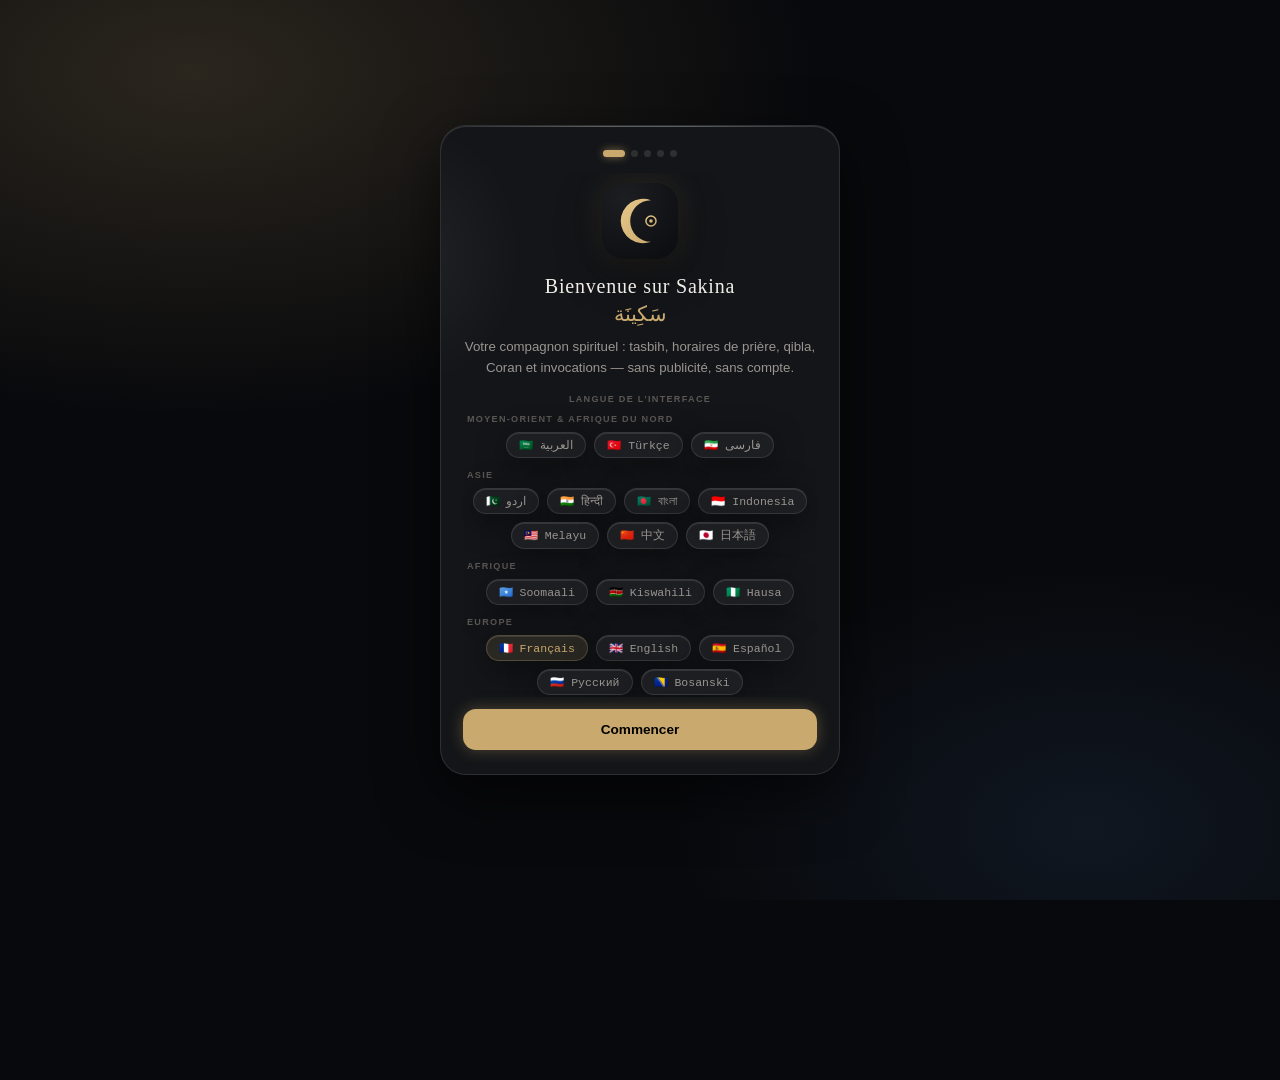
<file: index.html>
<!DOCTYPE html>
<html lang="fr" data-theme="dark" style="background:#08090C;">
<head>
<meta charset="UTF-8">
<!-- Politique de securite du contenu.

     Sans elle, toute valeur non echappee qui atteint innerHTML devient du
     code : l'audit a montre qu'un nom de mosquee edite dans OpenStreetMap, ou
     un fichier de sauvegarde importe, suffisait a lire tout le stockage local
     — dont les coordonnees du domicile.

     Trois choix expliques :
     · script-src ne porte que 'self' et l'empreinte du script de theme
       ci-dessous. Aucun gestionnaire en ligne n'existe dans ces pages, donc
       'unsafe-inline' n'est pas necessaire — et surtout, l'ajouter annulerait
       toute la protection.
     · style-src garde 'unsafe-inline' : 274 attributs `style=` vivent dans
       le balisage. Le CSS en ligne n'execute pas de script ; le retirer serait
       une refonte sans rapport.
     · connect-src enumere les quatre services distants. Un script injecte ne
       peut donc plus rien exfiltrer ailleurs.

     L'empreinte doit etre recalculee a chaque modification du script de theme.
     scripts/check.py le verifie. -->
<meta http-equiv="Content-Security-Policy" content="default-src 'self'; script-src 'self' 'sha256-A3vMEAHaWxtwP5h1TbvCTIzV0zd8d3jOsDVs83vw98w='; style-src 'self' 'unsafe-inline' https://fonts.googleapis.com; font-src 'self' https://fonts.gstatic.com; img-src 'self' data: blob: https://images.openfoodfacts.org https://cdn.islamic.network; connect-src 'self' https://api.quran.com https://nominatim.openstreetmap.org https://overpass-api.de https://overpass.kumi.systems https://overpass.private.coffee https://world.openfoodfacts.org; media-src 'self' blob: https://cdn.islamic.network; worker-src 'self'; object-src 'none'; base-uri 'none'; form-action 'none'; frame-ancestors 'none'">
<meta name="viewport" content="width=device-width,initial-scale=1.0,maximum-scale=1.0,user-scalable=no,viewport-fit=cover">
<meta name="color-scheme" content="dark">
<title>Sakina ✦ — Compagnon spirituel</title>
<meta name="description" content="Sakina — tasbih, horaires de prière, qibla, Coran, douas et outils islamiques. Sans publicité.">
<meta name="apple-mobile-web-app-capable" content="yes">
<meta name="apple-mobile-web-app-status-bar-style" content="black-translucent">
<meta name="apple-mobile-web-app-title" content="Sakina">
<meta name="theme-color" id="theme-color-meta" content="#08090C">
<script>
/* Applique le thème sauvegardé AVANT le premier rendu : sans ça, Chrome
   Android fige la couleur de sa barre système sur le sombre par défaut,
   et les thèmes clairs subissent un flash sombre au chargement. */
(function(){try{
  var s=JSON.parse(localStorage.getItem('sakina.v1')||'{}');
  var sw={dark:'#08090C',emerald:'#04120C',ocean:'#050B16',mocha:'#120C08',light:'#F5F4F0',sand:'#F3EBDD',dawn:'#F7F0F2',cream:'#EBE1CD'};
  var t=s.baseTheme||(s.lightMode?'light':'dark');
  if(!sw[t])t='dark';
  var light=(t==='light'||t==='sand'||t==='dawn'||t==='cream');
  var night=!!s.nightMode&&!light;
  var bg=night?'#000000':sw[t];
  var d=document.documentElement;
  d.setAttribute('data-theme',t);
  if(light)d.setAttribute('data-light-ui','');
  if(night)d.setAttribute('data-night','true');
  if(s.accent)d.setAttribute('data-accent',s.accent);
  d.style.background=bg;
  d.style.colorScheme=light?'light':'dark';
  var m=document.getElementById('theme-color-meta');if(m)m.content=bg;
  var c=document.querySelector('meta[name="color-scheme"]');if(c)c.content=light?'light':'dark';
}catch(e){}})();
</script>
<link rel="manifest" href="manifest.webmanifest">
<link rel="icon" href="assets/icon.svg" type="image/svg+xml">
<link rel="preconnect" href="https://fonts.googleapis.com" crossorigin>
<link href="https://fonts.googleapis.com/css2?family=Cinzel:wght@400;600;700&family=Cormorant+Garamond:wght@400;500;600;700&family=Nunito:wght@300;400;500;600;700&family=Noto+Naskh+Arabic:wght@400;500;700&family=DM+Mono:wght@400;500&family=Amiri:wght@400;700&family=JetBrains+Mono:wght@400;600&family=Inter:wght@300;400;500;600;700;800&family=Montserrat:wght@400;500;600;700&display=swap" rel="stylesheet">
<link rel="stylesheet" href="css/tokens.css">
<link rel="stylesheet" href="css/base.css">
<link rel="stylesheet" href="css/pages.css">
</head>
<body>
<div id="app">

<!-- ════════════════ PAGE TASBIH ════════════════ -->
<div class="page active" id="page-tasbih">
  <div id="t-hd">
    <button class="ib" id="btn-hst" aria-label="Historique" data-i18n-aria="a11y.history">
      <svg width="16" height="16" fill="none" stroke="currentColor" stroke-width="2" viewBox="0 0 24 24"><path stroke-linecap="round" stroke-linejoin="round" d="M12 8v4l3 3m6-3a9 9 0 11-18 0 9 9 0 0118 0z"/></svg>
    </button>
    <div id="t-title-wrap">
      <div id="t-title">Subhanallah</div>
      <div id="t-sub" data-i18n-js="tasbih.inNext">Rappel · 33</div>
      <div id="prog-track"><div id="prog-fill"></div></div>
    </div>
    <button class="ib" id="btn-edit" aria-label="Configurer" data-i18n-aria="a11y.configure">
      <svg width="16" height="16" fill="none" stroke="currentColor" stroke-width="2" viewBox="0 0 24 24"><path stroke-linecap="round" stroke-linejoin="round" d="M11 5H6a2 2 0 00-2 2v11a2 2 0 002 2h11a2 2 0 002-2v-5m-1.414-9.414a2 2 0 112.828 2.828L11.828 15H9v-2.828l8.586-8.586z"/></svg>
    </button>
  </div>
  <div id="dhikr-bar"></div>
  <div id="czone">
    <div id="ring-wrap">
      <svg id="ring-svg" viewBox="0 0 220 220" width="220" height="220">
        <circle id="ring-bg" cx="110" cy="110" r="104"/>
        <circle id="ring-arc" cx="110" cy="110" r="104"/>
      </svg>
      <button id="tap-btn">
        <div id="cnum">0</div>
        <div id="clabel" data-i18n="tap.label">APPUYER</div>
        <div id="lap-badge" data-i18n-js="tasbih.lap">Tour 1</div>
      </button>
    </div>
    <div id="stats-row">
      <div class="sp"><span class="sp-lbl" data-i18n="tasbih.laps">Tours</span><span class="sp-val" id="sp-laps">0</span></div>
      <div class="sp"><span class="sp-lbl" data-i18n="tasbih.session">Session</span><span class="sp-val" id="sp-total">0</span></div>
      <div class="sp"><span class="sp-lbl" data-i18n="tasbih.goal">Objectif</span><span class="sp-val" id="sp-goal">99</span></div>
    </div>
    <div id="ctrls">
      <div class="ctrl" id="btn-undo">
        <div class="ctrl-ic"><svg width="20" height="20" fill="none" stroke="currentColor" stroke-width="2.5" viewBox="0 0 24 24"><path stroke-linecap="round" stroke-linejoin="round" d="M3 10h10a8 8 0 018 8v2M3 10l6 6m-6-6l6-6"/></svg></div>
        <span class="ctrl-lbl" data-i18n="ctrl.undo">Annuler</span>
      </div>
      <div class="ctrl" id="btn-reset">
        <div class="ctrl-ic"><svg width="20" height="20" fill="none" stroke="currentColor" stroke-width="2.5" viewBox="0 0 24 24"><path stroke-linecap="round" stroke-linejoin="round" d="M4 4v5h.582m15.356 2A8.001 8.001 0 004.582 9m0 0H9m11 11v-5h-.581m0 0a8.003 8.003 0 01-15.357-2m15.357 2H15"/></svg></div>
        <span class="ctrl-lbl" data-i18n="ctrl.reset">Reset</span>
      </div>
      <div class="ctrl" id="btn-save-s">
        <div class="ctrl-ic"><svg width="20" height="20" fill="none" stroke="currentColor" stroke-width="2.5" viewBox="0 0 24 24"><path stroke-linecap="round" stroke-linejoin="round" d="M5 13l4 4L19 7"/></svg></div>
        <span class="ctrl-lbl" data-i18n="ctrl.save">Sauver</span>
      </div>
      <div class="ctrl" id="btn-immersive">
        <div class="ctrl-ic"><svg width="20" height="20" fill="none" stroke="currentColor" stroke-width="2.5" viewBox="0 0 24 24"><path stroke-linecap="round" stroke-linejoin="round" d="M4 8V4m0 0h4M4 4l5 5m11-1V4m0 0h-4m4 0l-5 5M4 16v4m0 0h4m-4 0l5-5m11 5l-5-5m5 5v-4m0 4h-4"/></svg></div>
        <span class="ctrl-lbl" data-i18n="ctrl.focus">Plein écran</span>
      </div>
      <div class="ctrl" id="btn-hlist">
        <div class="ctrl-ic"><svg width="20" height="20" fill="none" stroke="currentColor" stroke-width="2.5" viewBox="0 0 24 24"><path stroke-linecap="round" stroke-linejoin="round" d="M9 5H7a2 2 0 00-2 2v12a2 2 0 002 2h10a2 2 0 002-2V7a2 2 0 00-2-2h-2M9 5a2 2 0 002 2h2a2 2 0 002-2M9 5a2 2 0 012-2h2a2 2 0 012 2"/></svg></div>
        <span class="ctrl-lbl" data-i18n="ctrl.history">Historique</span>
      </div>
    </div>
  </div>
</div>

<!-- ════════════════ PAGE SALAT ════════════════ -->
<div class="page" id="page-salat">
  <div class="phd">
    <div><div class="phd-title" data-i18n="salat.title">Horaires</div><div class="phd-sub" id="salat-sub" data-i18n="lbl.locNeeded">Position requise</div></div>
    <button class="ib" id="btn-locate" aria-label="Me localiser" data-i18n-aria="a11y.locate">
      <svg width="16" height="16" fill="none" stroke="currentColor" stroke-width="2" viewBox="0 0 24 24"><path stroke-linecap="round" stroke-linejoin="round" d="M17.657 16.657L13.414 20.9a1.998 1.998 0 01-2.827 0l-4.244-4.243a8 8 0 1111.314 0z"/><path stroke-linecap="round" stroke-linejoin="round" d="M15 11a3 3 0 11-6 0 3 3 0 016 0z"/></svg>
    </button>
  </div>
  <div class="pscroll">
    <div id="date-card" class="gc">
      <div id="hijri-date">—</div>
      <div id="greg-date">—</div>
      <div id="next-banner"><span id="next-name" data-i18n="salat.next">PROCHAINE</span><span id="next-cd">--:--:--</span></div>
    </div>
    <div id="loc-bar" class="gc">
      <div id="loc-icon">📍</div><div id="loc-txt" data-i18n="salat.pickLoc">Appuyer pour choisir ma position</div>
      <svg class="row-chev" width="14" height="14" fill="none" stroke="currentColor" stroke-width="2" viewBox="0 0 24 24"><path stroke-linecap="round" stroke-linejoin="round" d="M9 5l7 7-7 7"/></svg>
    </div>
    <div class="sl" data-i18n="salat.prayers">Prières du jour</div>
    <div id="prayers-grid"></div>
    <div class="sl" data-i18n="salat.fast">Jeûne du jour</div>
    <div id="ramadan-row" class="gc" style="margin:0 16px;border-radius:var(--r-xl);overflow:hidden;"></div>
    <div class="sl" data-i18n="salat.method">Méthode de calcul</div>
    <div class="gc" style="margin:0 16px;border-radius:var(--r-xl);overflow:hidden;">
      <div class="row" id="btn-calc">
        <div class="row-ic">🕌</div>
        <div class="row-body"><div class="row-name" id="calc-name" data-i18n="cm.3.n">Muslim World League</div><div class="row-sub" data-i18n="row.calcMethod">Méthode de calcul des horaires</div></div>
        <div class="row-right"><svg width="14" height="14" fill="none" stroke="currentColor" stroke-width="2" viewBox="0 0 24 24"><path stroke-linecap="round" stroke-linejoin="round" d="M9 5l7 7-7 7"/></svg></div>
      </div>
    </div>
  </div>
</div>

<!-- ════════════════ PAGE QIBLA ════════════════ -->
<div class="page" id="page-qibla">
  <div class="phd">
    <div><div class="phd-title" data-i18n="qibla.title">Direction Qibla</div><div class="phd-sub" data-i18n="qibla.sub">Vers la Ka'ba — La Mecque</div></div>
    <button class="ib" id="btn-qref" aria-label="Recalculer" data-i18n-aria="a11y.recompute">
      <svg width="16" height="16" fill="none" stroke="currentColor" stroke-width="2" viewBox="0 0 24 24"><path stroke-linecap="round" stroke-linejoin="round" d="M4 4v5h.582m15.356 2A8.001 8.001 0 004.582 9m0 0H9m11 11v-5h-.581m0 0a8.003 8.003 0 01-15.357-2m15.357 2H15"/></svg>
    </button>
  </div>
  <div id="qibla-zone">
    <div style="position:relative;display:flex;align-items:center;justify-content:center;">
      <div id="compass-ring" class="gc" style="width:260px;height:260px;border-radius:50%;">
        <div class="cd n" data-i18n="qibla.n">N</div><div class="cd s" data-i18n="qibla.s">S</div><div class="cd e" data-i18n="qibla.e">E</div><div class="cd w" data-i18n="qibla.w">O</div>
        <div id="qn"><div class="nt"></div><div class="nb"></div></div>
        <div id="cdot"></div>
      </div>
    </div>
    <div id="qinfo" class="gc">
      <div id="q-deg">---°</div><div id="q-lbl" data-i18n="qibla.toMecca">Direction vers La Mecque</div>
      <div id="q-city" data-i18n="qibla.noLoc">Position non détectée</div>
      <div id="q-status" class="searching" data-i18n="qibla.searching">⟳ Recherche…</div>
      <div id="q-hint"></div>
    </div>
  </div>
</div>

<!-- ════════════════ PAGE DOUAS ════════════════ -->
<div class="page" id="page-duas">
  <div class="phd">
    <div><div class="phd-title" data-i18n="duas.title">Invocations</div><div class="phd-sub" data-i18n="duas.sub">Doua's & Adhkâr</div></div>
    <button class="ib" id="btn-dsearch" aria-label="Rechercher" data-i18n-aria="a11y.search">
      <svg width="16" height="16" fill="none" stroke="currentColor" stroke-width="2" viewBox="0 0 24 24"><path stroke-linecap="round" stroke-linejoin="round" d="M21 21l-6-6m2-5a7 7 0 11-14 0 7 7 0 0114 0z"/></svg>
    </button>
  </div>
  <div class="pscroll">
    <div id="btn-dua-serie" class="gc serie-card">
      <div class="serie-ic">✦</div>
      <div class="serie-body">
        <div class="serie-t" id="serie-card-t" data-i18n-js="serie.compose">Composer ma série</div>
        <div class="serie-s" id="serie-card-s" data-i18n-js="serie.composeSub">Vos douas, dans votre ordre</div>
      </div>
      <button class="serie-go" id="serie-card-go" hidden>
        <svg width="13" height="13" fill="currentColor" viewBox="0 0 24 24"><path d="M8 5v14l11-7z"/></svg>
        <span data-i18n="serie.go">Lancer</span>
      </button>
      <button class="serie-edit" id="serie-card-edit" data-i18n-aria="serie.edit" hidden>
        <svg width="15" height="15" fill="none" stroke="currentColor" stroke-width="2" viewBox="0 0 24 24"><path stroke-linecap="round" stroke-linejoin="round" d="M11 5H6a2 2 0 00-2 2v11a2 2 0 002 2h11a2 2 0 002-2v-5m-1.414-9.414a2 2 0 112.828 2.828L11.828 15H9v-2.828l8.586-8.586z"/></svg>
      </button>
      <svg class="row-chev serie-chev" id="serie-card-chev" width="14" height="14" fill="none" stroke="currentColor" stroke-width="2" viewBox="0 0 24 24"><path stroke-linecap="round" stroke-linejoin="round" d="M9 5l7 7-7 7"/></svg>
    </div>
    <div id="duas-routines-banner" class="gc">
      <div style="font-size:1.3rem;">🛡️</div>
      <div style="flex:1;"><div style="font-size:0.85rem;font-weight:700;color:var(--t1);" data-i18n="row.routines">Routines &amp; Protection</div><div style="font-size:0.67rem;color:var(--t2);" data-i18n="sub.routines">Matin, Al-Ma'thûrât, après la prière — guidés pas à pas</div></div>
      <svg class="row-chev" width="14" height="14" fill="none" stroke="currentColor" stroke-width="2" viewBox="0 0 24 24"><path stroke-linecap="round" stroke-linejoin="round" d="M9 5l7 7-7 7"/></svg>
    </div>
    <div id="cat-bar"></div>
    <div id="duas-list"></div>
  </div>
</div>

<!-- ════════════════ PAGE CORAN ════════════════ -->
<div class="page" id="page-quran">
  <div id="quran-hd">
    <div id="quran-hd-top">
      <button class="ib" id="btn-quran-list" aria-label="Liste des sourates" data-i18n-aria="a11y.surahList">
        <svg width="16" height="16" fill="none" stroke="currentColor" stroke-width="2" viewBox="0 0 24 24"><path stroke-linecap="round" stroke-linejoin="round" d="M4 6h16M4 12h16M4 18h7"/></svg>
      </button>
      <div id="quran-surah-title">
        <div id="quran-surah-name">Al-Fatiha</div>
        <div id="quran-surah-info" data-i18n-js="quran.surahMeta">Sourate 1 · 7 versets · La Mecque</div>
      </div>
      <button class="ib" id="btn-quran-read" data-i18n-aria="quran.readingMode"><svg width="16" height="16" fill="none" stroke="currentColor" stroke-width="2" viewBox="0 0 24 24"><path stroke-linecap="round" stroke-linejoin="round" d="M12 6.253v13m0-13C10.832 5.477 9.246 5 7.5 5S4.168 5.477 3 6.253v13C4.168 18.477 5.754 18 7.5 18s3.332.477 4.5 1.253m0-13C13.168 5.477 14.754 5 16.5 5c1.747 0 3.332.477 4.5 1.253v13C19.832 18.477 18.247 18 16.5 18c-1.746 0-3.332.477-4.5 1.253"/></svg></button>
      <button class="ib" id="btn-quran-bookmarks" aria-label="Favoris et notes" data-i18n-aria="a11y.favNotes">
        <svg width="16" height="16" fill="none" stroke="currentColor" stroke-width="2" viewBox="0 0 24 24"><path stroke-linecap="round" stroke-linejoin="round" d="M4.318 6.318a4.5 4.5 0 000 6.364L12 20.364l7.682-7.682a4.5 4.5 0 00-6.364-6.364L12 7.636l-1.318-1.318a4.5 4.5 0 00-6.364 0z"/></svg>
      </button>
    </div>
    <div id="tajwid-legend">
      <div class="tj-item"><span class="tj-dot" style="background:#E53E3E"></span><span data-i18n="tj.madd">Madd</span></div>
      <div class="tj-item"><span class="tj-dot" style="background:#38A169"></span><span data-i18n="tj.ghunna">Ghunna</span></div>
      <div class="tj-item"><span class="tj-dot" style="background:#3182CE"></span><span data-i18n="tj.qalqala">Qalqala</span></div>
      <div class="tj-item"><span class="tj-dot" style="background:#D69E2E"></span><span data-i18n="tj.ikhfa">Ikhfa</span></div>
      <div class="tj-item"><span class="tj-dot" style="background:#718096"></span><span data-i18n="tj.idgham">Idgham</span></div>
    </div>
  </div>
  <div id="quran-scroll">
    <div id="quran-basmala">بِسْمِ ٱللَّهِ ٱلرَّحْمَٰنِ ٱلرَّحِيمِ</div>
    <div id="quran-verses"></div>
    <div id="quran-loading">
      <div class="q-spinner"></div>
      <div style="font-size:0.8rem;color:var(--t2);margin-top:12px;" data-i18n="quran.loading">Chargement du Coran…</div>
    </div>
    <div id="quran-error" style="display:none;text-align:center;padding:32px 20px;">
      <div style="font-size:2rem;margin-bottom:8px;">📵</div>
      <div style="font-size:0.85rem;color:var(--t2);margin-bottom:16px;" data-i18n="quran.needNet">Connexion requise pour charger le Coran</div>
      <div class="ok-b" id="btn-quran-retry" style="width:auto;padding:10px 24px;margin:0 auto;display:flex;align-items:center;gap:6px;font-size:0.82rem;" data-i18n="com.retry">Réessayer</div>
    </div>
  </div>
  <div id="verse-action-bar">
    <div class="v-act" id="vact-play">
      <svg width="16" height="16" fill="none" stroke="currentColor" stroke-width="2" viewBox="0 0 24 24"><path stroke-linecap="round" stroke-linejoin="round" d="M14.752 11.168l-3.197-2.132A1 1 0 0010 9.87v4.263a1 1 0 001.555.832l3.197-2.132a1 1 0 000-1.664z"/><circle cx="12" cy="12" r="9"/></svg>
      <span data-i18n="qact.listen">Écouter</span>
    </div>
    <div class="v-act" id="vact-transl">
      <svg width="16" height="16" fill="none" stroke="currentColor" stroke-width="2" viewBox="0 0 24 24"><path stroke-linecap="round" stroke-linejoin="round" d="M3 5h12M9 3v2m1.048 9.5A18.022 18.022 0 016.412 9m6.088 9h7M11 21l5-10 5 10M12.751 5C11.783 10.77 8.07 15.61 3 18.129"/></svg>
      <span data-i18n="qact.transl">Traduction</span>
    </div>
    <div class="v-act" id="vact-note">
      <svg width="16" height="16" fill="none" stroke="currentColor" stroke-width="2" viewBox="0 0 24 24"><path stroke-linecap="round" stroke-linejoin="round" d="M11 5H6a2 2 0 00-2 2v11a2 2 0 002 2h11a2 2 0 002-2v-5m-1.414-9.414a2 2 0 112.828 2.828L11.828 15H9v-2.828l8.586-8.586z"/></svg>
      <span data-i18n="qact.note">Note</span>
    </div>
    <div class="v-act" id="vact-fav">
      <svg width="16" height="16" fill="none" stroke="currentColor" stroke-width="2" viewBox="0 0 24 24"><path stroke-linecap="round" stroke-linejoin="round" d="M4.318 6.318a4.5 4.5 0 000 6.364L12 20.364l7.682-7.682a4.5 4.5 0 00-6.364-6.364L12 7.636l-1.318-1.318a4.5 4.5 0 00-6.364 0z"/></svg>
      <span data-i18n="qact.fav">Favori</span>
    </div>
    <div class="v-act" id="vact-copy">
      <svg width="16" height="16" fill="none" stroke="currentColor" stroke-width="2" viewBox="0 0 24 24"><path stroke-linecap="round" stroke-linejoin="round" d="M8 16H6a2 2 0 01-2-2V6a2 2 0 012-2h8a2 2 0 012 2v2m-6 12h8a2 2 0 002-2v-8a2 2 0 00-2-2h-8a2 2 0 00-2 2v8a2 2 0 002 2z"/></svg>
      <span data-i18n="qact.copy">Copier</span>
    </div>
  </div>
  <div id="quran-player"><span>▶</span><b data-i18n="quran.stop">◼ Arrêter</b></div>

  <div id="transl-panel">
    <div id="transl-panel-hd">
      <div id="transl-ayah-ref"></div>
      <button class="close-b" id="btn-close-transl" style="width:28px;height:28px"><svg width="12" height="12" fill="none" stroke="currentColor" stroke-width="3" viewBox="0 0 24 24"><path stroke-linecap="round" stroke-linejoin="round" d="M6 18L18 6M6 6l12 12"/></svg></button>
    </div>
    <div id="transl-arabic"></div>
    <div id="transl-text"></div>
  </div>
</div>

<!-- ════════════════ PAGE OUTILS ════════════════ -->
<div class="page" id="page-tools">
  <div class="phd">
    <div><div class="phd-title" data-i18n="nav.tools">Outils</div><div class="phd-sub" data-i18n="sub.toolsPage">Adorations, calculs &amp; suivi</div></div>
    <button class="ib" id="btn-open-settings" aria-label="Réglages" data-i18n-aria="a11y.settings">
      <svg width="17" height="17" fill="none" stroke="currentColor" stroke-width="2" viewBox="0 0 24 24"><path stroke-linecap="round" stroke-linejoin="round" d="M10.325 4.317c.426-1.756 2.924-1.756 3.35 0a1.724 1.724 0 002.573 1.066c1.543-.94 3.31.826 2.37 2.37a1.724 1.724 0 001.065 2.572c1.756.426 1.756 2.924 0 3.35a1.724 1.724 0 00-1.066 2.573c.94 1.543-.826 3.31-2.37 2.37a1.724 1.724 0 00-2.572 1.065c-.426 1.756-2.924 1.756-3.35 0a1.724 1.724 0 00-2.573-1.066c-1.543.94-3.31-.826-2.37-2.37a1.724 1.724 0 00-1.065-2.572c-1.756-.426-1.756-2.924 0-3.35a1.724 1.724 0 001.066-2.573c-.94-1.543.826-3.31 2.37-2.37.996.608 2.296.07 2.572-1.065z"/><path stroke-linecap="round" stroke-linejoin="round" d="M15 12a3 3 0 11-6 0 3 3 0 016 0z"/></svg>
    </button>
  </div>
  <div class="pscroll">
    <!-- Outils -->
    <div class="sl" data-i18n="sec.tools">Outils islamiques</div>
    <div class="gc" style="margin:0 16px 6px;border-radius:var(--r-xl);overflow:hidden;">
      <div class="row" id="btn-open-routines">
        <div class="row-ic">🛡️</div>
        <div class="row-body"><div class="row-name" data-i18n="row.routines">Routines &amp; Protection</div><div class="row-sub" data-i18n="sub.routines">Adhkâr guidés : matin, Al-Ma'thûrât, après-prière</div></div>
        <svg class="row-chev" width="14" height="14" fill="none" stroke="currentColor" stroke-width="2" viewBox="0 0 24 24"><path stroke-linecap="round" stroke-linejoin="round" d="M9 5l7 7-7 7"/></svg>
      </div>
      <div class="row" id="btn-open-qada">
        <div class="row-ic">🤲</div>
        <div class="row-body"><div class="row-name" data-i18n="row.qada">Rattrapage des Prières (Qadâ')</div><div class="row-sub" data-i18n="sub.qada">Suivre les prières manquées à rattraper</div></div>
        <svg class="row-chev" width="14" height="14" fill="none" stroke="currentColor" stroke-width="2" viewBox="0 0 24 24"><path stroke-linecap="round" stroke-linejoin="round" d="M9 5l7 7-7 7"/></svg>
      </div>
      <div class="row" id="btn-open-zakat">
        <div class="row-ic">💰</div>
        <div class="row-body"><div class="row-name" data-i18n="row.zakat">Calcul de la Zakat</div><div class="row-sub" data-i18n="sub.zakat">Calculer votre zakat sur les biens</div></div>
        <svg class="row-chev" width="14" height="14" fill="none" stroke="currentColor" stroke-width="2" viewBox="0 0 24 24"><path stroke-linecap="round" stroke-linejoin="round" d="M9 5l7 7-7 7"/></svg>
      </div>
      <div class="row" id="btn-open-hijri">
        <div class="row-ic">📅</div>
        <div class="row-body"><div class="row-name" data-i18n="row.hijri">Convertisseur de date hégirien</div><div class="row-sub" data-i18n="sub.hijri">Calendrier grégorien ↔ hégirien</div></div>
        <svg class="row-chev" width="14" height="14" fill="none" stroke="currentColor" stroke-width="2" viewBox="0 0 24 24"><path stroke-linecap="round" stroke-linejoin="round" d="M9 5l7 7-7 7"/></svg>
      </div>
      <div class="row" id="btn-open-fasting">
        <div class="row-ic">🌙</div>
        <div class="row-body"><div class="row-name" data-i18n="row.fasting">Calendrier du Jeûne</div><div class="row-sub" data-i18n="sub.fasting">Ramadan, jours blancs, événements &amp; notes</div></div>
        <svg class="row-chev" width="14" height="14" fill="none" stroke="currentColor" stroke-width="2" viewBox="0 0 24 24"><path stroke-linecap="round" stroke-linejoin="round" d="M9 5l7 7-7 7"/></svg>
      </div>
      <div class="row" id="btn-open-places">
        <div class="row-ic">🗺️</div>
        <div class="row-body"><div class="row-name" data-i18n="row.places">Mosquées à proximité</div><div class="row-sub" data-i18n="sub.places">Autour de votre position (OpenStreetMap)</div></div>
        <svg class="row-chev" width="14" height="14" fill="none" stroke="currentColor" stroke-width="2" viewBox="0 0 24 24"><path stroke-linecap="round" stroke-linejoin="round" d="M9 5l7 7-7 7"/></svg>
      </div>
      <div class="row" style="border-bottom:none" id="btn-open-halal">
        <div class="row-ic">🔍</div>
        <div class="row-body"><div class="row-name" data-i18n="row.halal">Vérif' Halal — Scan &amp; Additifs</div><div class="row-sub" data-i18n="sub.halal">Scanner un produit, vérifier un additif E</div></div>
        <svg class="row-chev" width="14" height="14" fill="none" stroke="currentColor" stroke-width="2" viewBox="0 0 24 24"><path stroke-linecap="round" stroke-linejoin="round" d="M9 5l7 7-7 7"/></svg>
      </div>
    </div>

  </div>
</div>

<!-- ════════════════ PAGE BIBLIOTHÈQUE ════════════════ -->
<div class="page" id="page-library">
  <div class="phd">
    <div><div class="phd-title" data-i18n="nav.library">Bibliothèque</div><div class="phd-sub" data-i18n="sub.libraryPage">Livres, invocations &amp; guides pratiques</div></div>
  </div>
  <div class="pscroll">
    <div class="sl" data-i18n="sec.books">Livres</div>
    <div class="gc" style="margin:0 16px 6px;border-radius:var(--r-xl);overflow:hidden;">
      <div class="row" id="btn-open-riyad">
        <div class="row-ic">📗</div>
        <div class="row-body"><div class="row-name" data-i18n="books.riyad">Riyad as-Salihin</div><div class="row-sub" data-i18n="books.riyadSub">Le Jardin des Vertueux — an-Nawawi · texte intégral (373 chap.)</div></div>
        <svg class="row-chev" width="14" height="14" fill="none" stroke="currentColor" stroke-width="2" viewBox="0 0 24 24"><path stroke-linecap="round" stroke-linejoin="round" d="M9 5l7 7-7 7"/></svg>
      </div>
      <div class="row" id="btn-open-citadelle">
        <div class="row-ic">📘</div>
        <div class="row-body"><div class="row-name" data-i18n="books.citadelle">La Citadelle du Musulman</div><div class="row-sub" data-i18n="books.citadelleSub">Invocations du matin &amp; du soir — pages du livre (146 p.)</div></div>
        <svg class="row-chev" width="14" height="14" fill="none" stroke="currentColor" stroke-width="2" viewBox="0 0 24 24"><path stroke-linecap="round" stroke-linejoin="round" d="M9 5l7 7-7 7"/></svg>
      </div>
      <div class="row" id="btn-open-asma">
        <div class="row-ic">✨</div>
        <div class="row-body"><div class="row-name" data-i18n="books.asma">Les 99 Noms d'Allah</div><div class="row-sub" data-i18n="books.asmaSub">Al-Asma' al-Husna — arabe, translittération &amp; sens (99)</div></div>
        <svg class="row-chev" width="14" height="14" fill="none" stroke="currentColor" stroke-width="2" viewBox="0 0 24 24"><path stroke-linecap="round" stroke-linejoin="round" d="M9 5l7 7-7 7"/></svg>
      </div>
      <div class="row" id="btn-open-fruits">
        <div class="row-ic">🌿</div>
        <div class="row-body"><div class="row-name" data-i18n="books.foods">Les aliments dans le Coran et la Sunna</div><div class="row-sub" data-i18n="books.foodsSub">Versets, hadiths &amp; recherche scientifique — datte, miel, nigelle, olive…</div></div>
        <svg class="row-chev" width="14" height="14" fill="none" stroke="currentColor" stroke-width="2" viewBox="0 0 24 24"><path stroke-linecap="round" stroke-linejoin="round" d="M9 5l7 7-7 7"/></svg>
      </div>
      <div class="row" id="btn-open-miracles">
        <div class="row-ic">✦</div>
        <div class="row-body"><div class="row-name" data-i18n="books.miracles">Les miracles du Coran</div><div class="row-sub" data-i18n="books.miraclesSub">Le défi, l'inimitabilité, les annonces accomplies &amp; la Sunna (16 chap.)</div></div>
        <svg class="row-chev" width="14" height="14" fill="none" stroke="currentColor" stroke-width="2" viewBox="0 0 24 24"><path stroke-linecap="round" stroke-linejoin="round" d="M9 5l7 7-7 7"/></svg>
      </div>
    </div>
    <div class="sl" data-i18n="sec.guides">Guides pratiques</div>
    <div class="gc" style="margin:0 16px 6px;border-radius:var(--r-xl);overflow:hidden;">
      <div class="row" id="btn-open-learn-wudu">
        <div class="row-ic">💧</div>
        <div class="row-body"><div class="row-name" data-i18n="books.wudu">Faire les ablutions</div><div class="row-sub" data-i18n="books.wuduSub">Wudû' étape par étape, avec rappels pratiques</div></div>
        <svg class="row-chev" width="14" height="14" fill="none" stroke="currentColor" stroke-width="2" viewBox="0 0 24 24"><path stroke-linecap="round" stroke-linejoin="round" d="M9 5l7 7-7 7"/></svg>
      </div>
      <div class="row" style="border-bottom:none" id="btn-open-learn-salat">
        <div class="row-ic">🧎</div>
        <div class="row-body"><div class="row-name" data-i18n="books.salatGuide">Comment faire la Salât</div><div class="row-sub" data-i18n="books.salatGuideSub">Guide simple : préparation, unités, positions &amp; clôture</div></div>
        <svg class="row-chev" width="14" height="14" fill="none" stroke="currentColor" stroke-width="2" viewBox="0 0 24 24"><path stroke-linecap="round" stroke-linejoin="round" d="M9 5l7 7-7 7"/></svg>
      </div>
    
    </div>
  </div>
</div>

<!-- ════════════════ PAGE RÉGLAGES ════════════════ -->
<div class="page" id="page-settings">
  <div class="phd">
    <button class="ib" id="btn-back-tools" aria-label="Retour" data-i18n-aria="a11y.back">
      <svg width="16" height="16" fill="none" stroke="currentColor" stroke-width="2" viewBox="0 0 24 24"><path stroke-linecap="round" stroke-linejoin="round" d="M15 19l-7-7 7-7"/></svg>
    </button>
    <div><div class="phd-title" data-i18n="settings.title">Paramètres</div></div>
    <div style="width:40px"></div>
  </div>
  <div class="pscroll">

    <!-- Pratique religieuse -->
    <div class="sl" data-i18n="sec.practice">Pratique religieuse</div>
    <div class="gc" style="margin:0 16px 6px;border-radius:var(--r-xl);overflow:hidden;">
      <div class="row" id="btn-open-madhab">
        <div class="row-ic">🕌</div>
        <div class="row-body"><div class="row-name" data-i18n="row.madhab">École juridique (madhhab)</div><div class="row-sub" id="madhab-current">Malikite</div></div>
        <svg class="row-chev" width="14" height="14" fill="none" stroke="currentColor" stroke-width="2" viewBox="0 0 24 24"><path stroke-linecap="round" stroke-linejoin="round" d="M9 5l7 7-7 7"/></svg>
      </div>
      <div class="row" style="cursor:default;">
        <div class="row-ic">🔤</div>
        <div class="row-body"><div class="row-name" data-i18n="row.adhkarScript">Écriture des adhkâr</div><div class="row-sub" data-i18n="sub.adhkarScript">Routines : arabe ou phonétique</div></div>
        <div class="seg-ctrl" id="translit-seg">
          <div class="seg-opt" data-tr="ar">عربي</div>
          <div class="seg-opt" data-tr="ph">abc</div>
        </div>
      </div>
      <div class="row" style="border-bottom:none" id="btn-open-lang">
        <div class="row-ic">🌐</div>
        <div class="row-body"><div class="row-name" data-i18n="row.lang">Langue</div><div class="row-sub" id="lang-current" data-i18n-js>Français</div></div>
        <svg class="row-chev" width="14" height="14" fill="none" stroke="currentColor" stroke-width="2" viewBox="0 0 24 24"><path stroke-linecap="round" stroke-linejoin="round" d="M9 5l7 7-7 7"/></svg>
      </div>
    </div>



    <!-- Format heure -->
    <div class="gc" style="margin:0 16px 6px;border-radius:var(--r-xl);overflow:hidden;">
      <div class="row" style="cursor:default;border-bottom:none">
        <div class="row-ic">🕐</div>
        <div class="row-body"><div class="row-name" data-i18n="row.hourfmt">Format d'heure</div><div class="row-sub" data-i18n="sub.calcMethod">Affiché dans les horaires de prière</div></div>
        <div class="seg-ctrl" id="fmt-seg">
          <div class="seg-opt" data-fmt="24">24H</div>
          <div class="seg-opt" data-fmt="12">12H</div>
        </div>
      </div>
    </div>

    <!-- Son du compteur — replié -->
    <details class="sec sec-row">
      <summary>
        <div class="gc" style="margin:18px 16px 6px;border-radius:var(--r-xl);overflow:hidden;">
          <div class="row" style="border-bottom:none">
            <div class="row-ic">🔔</div>
            <div class="row-body"><div class="row-name" data-i18n="row.counterSound">Son du compteur</div><div class="row-sub" data-i18n="sub.counterSound">Nature, bois, digital, geek…</div></div>
            <svg class="row-chev sec-chev-svg" width="14" height="14" fill="none" stroke="currentColor" stroke-width="2" viewBox="0 0 24 24"><path stroke-linecap="round" stroke-linejoin="round" d="M9 5l7 7-7 7"/></svg>
          </div>
        </div>
      </summary>
      <div class="gc" id="sound-list" style="margin:0 16px 6px;border-radius:var(--r-xl);overflow:hidden;"></div>
    </details>


    <!-- Navigation personnalisable (Lot 1) -->
    <details class="sec sec-row">
      <summary>
        <div class="gc" style="margin:18px 16px 6px;border-radius:var(--r-xl);overflow:hidden;">
          <div class="row" style="border-bottom:none">
            <div class="row-ic">🧭</div>
            <div class="row-body"><div class="row-name" data-i18n="row.navigation">Navigation</div><div class="row-sub" data-i18n="sub.navigation">Ordre, catégories affichées &amp; page d'ouverture</div></div>
            <svg class="row-chev sec-chev-svg" width="14" height="14" fill="none" stroke="currentColor" stroke-width="2" viewBox="0 0 24 24"><path stroke-linecap="round" stroke-linejoin="round" d="M9 5l7 7-7 7"/></svg>
          </div>
        </div>
      </summary>
      <div class="gc" style="margin:0 16px 6px;border-radius:var(--r-xl);overflow:hidden;">
        <div style="padding:10px 16px 4px;font-size:0.68rem;color:var(--t2);text-transform:uppercase;letter-spacing:0.1em;" data-i18n="set.navOrder">Ordre &amp; visibilité</div>
        <div id="nav-editor" style="padding:4px 8px 10px;"></div>
        <div style="padding:6px 16px 4px;font-size:0.68rem;color:var(--t2);text-transform:uppercase;letter-spacing:0.1em;" data-i18n="set.startPage">Page d'ouverture</div>
        <div style="padding:4px 16px 14px;"><select id="nav-startpage" style="width:100%;padding:10px 12px;border-radius:12px;background:var(--c2);color:var(--t1);border:1px solid var(--bd);font-size:0.9rem;"></select></div>
      </div>
    </details>

    <!-- Préférences -->
    <div class="sl" data-i18n="sec.prefs">Préférences</div>

    <div class="gc" style="margin:0 16px 6px;border-radius:var(--r-xl);overflow:hidden;">
      <div class="row"><div class="row-ic">🔊</div><div class="row-body"><div class="row-name" data-i18n="row.sound">Son</div><div class="row-sub" data-i18n="sub.sound">Retour sonore à chaque appui</div></div><div class="tog" id="tog-sound"></div></div>
      <div class="row"><div class="row-ic">📳</div><div class="row-body"><div class="row-name" data-i18n="row.vib">Vibration haptique</div><div class="row-sub" data-i18n="sub.vib">Retour tactile</div></div><div class="tog" id="tog-vib"></div></div>
      <div class="row"><div class="row-ic">🔁</div><div class="row-body"><div class="row-name" data-i18n="row.loop">Boucle automatique</div><div class="row-sub" data-i18n="sub.loop">Reprend à 0 après l'objectif</div></div><div class="tog" id="tog-loop"></div></div>
      <div class="row" style="border-bottom:none"><div class="row-ic">🌑</div><div class="row-body"><div class="row-name" data-i18n="row.night">Nuit profonde (OLED)</div><div class="row-sub" data-i18n="sub.night">Fond noir absolu, économie d'écran</div></div><div class="tog" id="tog-night"></div></div>
    </div>

    <!-- Rappels de prière -->
    <details class="sec sec-row">
      <summary>
        <div class="gc" style="margin:18px 16px 6px;border-radius:var(--r-xl);overflow:hidden;">
          <div class="row" style="border-bottom:none">
            <div class="row-ic">🔔</div>
            <div class="row-body"><div class="row-name" data-i18n="row.notif">Rappels de prière</div><div class="row-sub" id="notif-sub" data-i18n="sub.notifOff">Désactivés</div></div>
            <svg class="row-chev sec-chev-svg" width="14" height="14" fill="none" stroke="currentColor" stroke-width="2" viewBox="0 0 24 24"><path stroke-linecap="round" stroke-linejoin="round" d="M9 5l7 7-7 7"/></svg>
          </div>
        </div>
      </summary>
      <div class="gc" style="margin:0 16px 6px;border-radius:var(--r-xl);overflow:hidden;">
        <div class="row"><div class="row-ic">🔔</div><div class="row-body"><div class="row-name" data-i18n="row.notifEnable">Activer les rappels</div><div class="row-sub" id="notif-state" data-i18n="sub.notifPerm">Autorisation nécessaire</div></div><div class="tog" id="tog-notif"></div></div>
        <div id="notif-detail" style="display:none">
          <div style="padding:10px 16px 4px;font-size:0.68rem;color:var(--t2);text-transform:uppercase;letter-spacing:0.1em;" data-i18n="set.notifWhich">Prières annoncées</div>
          <div id="notif-prayers" style="padding:2px 0;"></div>
          <div style="padding:10px 16px 4px;font-size:0.68rem;color:var(--t2);text-transform:uppercase;letter-spacing:0.1em;" data-i18n="set.notifLead">Avance</div>
          <div style="padding:4px 16px 10px;"><select id="notif-offset" style="width:100%;padding:10px 12px;border-radius:12px;background:var(--c2);color:var(--t1);border:1px solid var(--bd);font-size:0.9rem;"></select></div>
          <div class="row" id="btn-notif-test"><div class="row-ic">📨</div><div class="row-body"><div class="row-name" data-i18n="row.notifTest">Envoyer un rappel d'essai</div><div class="row-sub" data-i18n="sub.notifTest">Vérifier que tout fonctionne</div></div><svg class="row-chev" width="14" height="14" fill="none" stroke="currentColor" stroke-width="2" viewBox="0 0 24 24"><path stroke-linecap="round" stroke-linejoin="round" d="M9 5l7 7-7 7"/></svg></div>
          <div class="row" id="btn-open-adhan"><div class="row-ic">🕌</div><div class="row-body"><div class="row-name" data-i18n="row.adhan">Appel à la prière (adhân)</div><div class="row-sub" id="adhan-sub" data-i18n="sub.adhanOff">Désactivé</div></div><svg class="row-chev" width="14" height="14" fill="none" stroke="currentColor" stroke-width="2" viewBox="0 0 24 24"><path stroke-linecap="round" stroke-linejoin="round" d="M9 5l7 7-7 7"/></svg></div>
          <div style="padding:8px 16px 14px;font-size:0.68rem;color:var(--t2);line-height:1.6;border-top:1px solid var(--bor);">
            <span data-i18n="set.notifLimit">Les rappels sont donnés tant que Sakina reste en mémoire. Si vous fermez complètement l'application ou redémarrez l'appareil, ils reprennent à sa réouverture.</span>
          </div>
        </div>
      </div>
    </details>

    <!-- Traductions du Coran -->
    <details class="sec sec-row">
      <summary>
        <div class="gc" style="margin:18px 16px 6px;border-radius:var(--r-xl);overflow:hidden;">
          <div class="row" style="border-bottom:none">
            <div class="row-ic">🌍</div>
            <div class="row-body"><div class="row-name" data-i18n="row.quranTr">Traductions du Coran</div><div class="row-sub" id="quran-tr-sub" data-i18n="sub.quranTr">Langues affichées sous chaque verset</div></div>
            <svg class="row-chev sec-chev-svg" width="14" height="14" fill="none" stroke="currentColor" stroke-width="2" viewBox="0 0 24 24"><path stroke-linecap="round" stroke-linejoin="round" d="M9 5l7 7-7 7"/></svg>
          </div>
        </div>
      </summary>
      <div class="gc" style="margin:0 16px 6px;border-radius:var(--r-xl);overflow:hidden;">
        <div style="padding:10px 16px 6px;font-size:0.72rem;color:var(--t2);line-height:1.6;">
          <span data-i18n="sub.quranTrNote">Une langue activée est téléchargée une fois, puis reste lisible hors connexion.</span>
        </div>
        <div id="quran-tr-list" style="max-height:52vh;overflow-y:auto;padding:2px 0 6px;"></div>
      </div>
    </details>

    <!-- Données -->
    <div class="sl" data-i18n="sec.data">Données</div>
    <div class="gc" style="margin:0 16px 6px;border-radius:var(--r-xl);overflow:hidden;">
      <div class="row" id="btn-export"><div class="row-ic">📤</div><div class="row-body"><div class="row-name" data-i18n="row.export">Exporter mes données</div><div class="row-sub" data-i18n="sub.export">Télécharger un fichier JSON</div></div><svg class="row-chev" width="14" height="14" fill="none" stroke="currentColor" stroke-width="2" viewBox="0 0 24 24"><path stroke-linecap="round" stroke-linejoin="round" d="M9 5l7 7-7 7"/></svg></div>
      <div class="row" id="btn-import"><div class="row-ic">📥</div><div class="row-body"><div class="row-name" data-i18n="row.import">Importer un fichier</div><div class="row-sub" data-i18n="sub.import">Restaurer un export précédent (fusion non destructive)</div></div><svg class="row-chev" width="14" height="14" fill="none" stroke="currentColor" stroke-width="2" viewBox="0 0 24 24"><path stroke-linecap="round" stroke-linejoin="round" d="M9 5l7 7-7 7"/></svg></div>
      <input type="file" id="file-import" accept="application/json,.json" hidden>
      <div class="row" style="border-bottom:none" id="btn-reset-all"><div class="row-ic">🗑️</div><div class="row-body"><div class="row-name" style="color:var(--err)" data-i18n="row.reset">Tout réinitialiser</div><div class="row-sub" data-i18n="sub.reset">Efface compteur et historique</div></div><svg class="row-chev" width="14" height="14" fill="none" stroke="currentColor" stroke-width="2" viewBox="0 0 24 24"><path stroke-linecap="round" stroke-linejoin="round" d="M9 5l7 7-7 7"/></svg></div>
    </div>

    <!-- À propos -->
    <div class="sl" data-i18n="sec.about">À propos</div>
    <div class="gc" style="margin:0 16px 6px;border-radius:var(--r-xl);overflow:hidden;">
      <a class="row" style="border-bottom:none;text-decoration:none;color:inherit;" href="privacy-policy.html" target="_blank" rel="noopener">
        <div class="row-ic">🔏</div>
        <div class="row-body"><div class="row-name" data-i18n="row.privacy">Politique de confidentialité</div><div class="row-sub" data-i18n="sub.privacy">Aucun compte, aucune publicité, aucun tracking</div></div>
        <svg class="row-chev" width="14" height="14" fill="none" stroke="currentColor" stroke-width="2" viewBox="0 0 24 24"><path stroke-linecap="round" stroke-linejoin="round" d="M9 5l7 7-7 7"/></svg>
      </a>
    </div>

  </div>
</div>

<!-- ════════════════ NAVBAR (construite dynamiquement par core/nav.js) ════════════════ -->
<nav id="navbar"></nav>

</div><!-- /#app -->

<!-- ════════════════ SHEETS ════════════════ -->
<div class="overlay" id="overlay"></div>

<!-- Sheet « Plus » : items de nav qui débordent de la barre du bas -->
<div class="sheet" id="sh-more">
  <div class="sh-grip"></div>
  <div class="sh-hd">
    <button class="close-b" data-close-sheet><svg width="12" height="12" fill="none" stroke="currentColor" stroke-width="3" viewBox="0 0 24 24"><path stroke-linecap="round" stroke-linejoin="round" d="M6 18L18 6M6 6l12 12"/></svg></button>
    <div class="sh-title" data-i18n="nav.more">Plus de catégories</div>
    <div style="width:32px"></div>
  </div>
  <div class="gc" id="more-list" style="margin:8px 16px 20px;border-radius:var(--r-xl);overflow:hidden;"></div>
</div>

<!-- APPEL À LA PRIÈRE (ADHÂN) -->
<div class="sheet sh-haute" id="sh-adhan">
  <div class="sh-grip"></div>
  <div class="sh-hd">
    <button class="close-b" data-close-sheet><svg width="12" height="12" fill="none" stroke="currentColor" stroke-width="3" viewBox="0 0 24 24"><path stroke-linecap="round" stroke-linejoin="round" d="M6 18L18 6M6 6l12 12"/></svg></button>
    <div class="sh-title" data-i18n="row.adhan">Appel à la prière</div>
    <div style="width:32px"></div>
  </div>
  <div class="sh-bd">
    <div class="gc" style="border-radius:var(--r-xl);overflow:hidden;margin-bottom:10px;">
      <div class="row" style="border-bottom:none"><div class="row-ic">🕌</div><div class="row-body"><div class="row-name" data-i18n="adhan.enable">Faire retentir l'adhân</div><div class="row-sub" data-i18n="adhan.enableSub">À l'heure exacte de chaque prière</div></div><div class="tog" id="tog-adhan"></div></div>
    </div>

    <div id="adhan-detail" style="display:none">
      <div class="sl" style="margin:12px 0 6px" data-i18n="adhan.voice">Voix de l'appel</div>
      <div class="gc" id="adhan-voices" style="border-radius:var(--r-xl);overflow:hidden;"></div>

      <div class="sl" style="margin:14px 0 6px" data-i18n="adhan.fajrVoice">Voix du Fajr</div>
      <div class="gc" id="adhan-fajr-voices" style="border-radius:var(--r-xl);overflow:hidden;"></div>

      <div class="sl" style="margin:14px 0 6px" data-i18n="adhan.volume">Volume</div>
      <div style="padding:4px 4px 10px;">
        <input type="range" id="adhan-volume" min="0" max="100" step="5" style="width:100%;">
      </div>

      <div class="sl" style="margin:6px 0 6px" data-i18n="adhan.which">Prières annoncées</div>
      <div class="gc" id="adhan-prayers" style="border-radius:var(--r-xl);overflow:hidden;"></div>

      <div class="qada-ok" id="btn-adhan-play" style="text-align:center;margin:14px 0 8px;" data-i18n="adhan.listen">▶ Écouter l'appel</div>
      <div class="qada-reset-btn" id="btn-adhan-stop" style="display:none;margin-bottom:8px;" data-i18n="adhan.stop">◼ Arrêter</div>

      <div class="sl" style="margin:14px 0 6px" data-i18n="adhan.own">Votre enregistrement</div>
      <div class="gc" style="border-radius:var(--r-xl);overflow:hidden;">
        <div class="row" id="btn-adhan-import"><div class="row-ic">📥</div><div class="row-body"><div class="row-name" data-i18n="adhan.import">Importer un adhân</div><div class="row-sub" data-i18n="adhan.importSub">MP3 ou M4A · reste sur votre appareil</div></div><svg class="row-chev" width="14" height="14" fill="none" stroke="currentColor" stroke-width="2" viewBox="0 0 24 24"><path stroke-linecap="round" stroke-linejoin="round" d="M9 5l7 7-7 7"/></svg></div>
        <div class="row" id="btn-adhan-import-fajr"><div class="row-ic">🌅</div><div class="row-body"><div class="row-name" data-i18n="adhan.importFajr">Importer un adhân du Fajr</div><div class="row-sub" data-i18n="adhan.importFajrSub">Facultatif — l'appel du Fajr diffère</div></div><svg class="row-chev" width="14" height="14" fill="none" stroke="currentColor" stroke-width="2" viewBox="0 0 24 24"><path stroke-linecap="round" stroke-linejoin="round" d="M9 5l7 7-7 7"/></svg></div>
        <div class="row" id="btn-adhan-clear" style="border-bottom:none;display:none"><div class="row-ic">🗑️</div><div class="row-body"><div class="row-name" data-i18n="adhan.clear">Retirer mes enregistrements</div></div></div>
      </div>
      <input type="file" id="adhan-file" accept="audio/*,.mp3,.m4a,.ogg,.wav,.aac" style="display:none">

      <div style="font-size:0.72rem;color:var(--t3);line-height:1.6;margin-top:14px;padding:12px;background:var(--sur2);border-radius:var(--r-md);border:1px solid var(--bor2);" data-i18n-html="adhan.note">Aucun enregistrement n'est livré avec l'application : un adhân pèse plusieurs mégaoctets et les récitations diffusées en ligne ne sont pas toutes libres de droits. <strong>Importez la vôtre</strong> — elle reste sur votre appareil et fonctionne hors ligne.</div>
      <div style="font-size:0.72rem;color:var(--t3);line-height:1.6;margin-top:8px;padding:12px;background:var(--sur2);border-radius:var(--r-md);border:1px solid var(--bor2);" data-i18n="adhan.limit">Comme les rappels, l'adhân ne peut retentir que si Sakina est encore en mémoire. Application complètement fermée, aucun son n'est possible sans serveur d'envoi.</div>
    </div>
  </div>
</div>

<!-- RECHERCHE GLOBALE -->
<div class="sheet sh-haute" id="sh-search">
  <div class="sh-grip"></div>
  <div class="sh-hd">
    <button class="close-b" data-close-sheet><svg width="12" height="12" fill="none" stroke="currentColor" stroke-width="3" viewBox="0 0 24 24"><path stroke-linecap="round" stroke-linejoin="round" d="M6 18L18 6M6 6l12 12"/></svg></button>
    <div class="sh-title" data-i18n="search.title">Rechercher</div>
    <div style="width:32px"></div>
  </div>
  <div style="padding:0 16px 4px;flex-shrink:0;">
    <input class="inp" type="search" id="search-inp" data-i18n-ph="search.ph" placeholder="Sourate, invocation, additif, réglage…" autocomplete="off" enterkeyhint="go">
  </div>
  <div class="sh-bd" id="search-res"></div>
</div>


<!-- PROFIL & RECOMPENSES (accessible depuis « Plus ») -->
<div class="sheet" id="sh-rewards">
  <div class="sh-grip"></div>
  <div class="sh-hd">
    <button class="close-b" data-close-sheet><svg width="12" height="12" fill="none" stroke="currentColor" stroke-width="3" viewBox="0 0 24 24"><path stroke-linecap="round" stroke-linejoin="round" d="M6 18L18 6M6 6l12 12"/></svg></button>
    <div class="sh-title" data-i18n="sec.rewards">Profil &amp; récompenses</div>
    <div style="width:32px"></div>
  </div>
  <div class="sh-bd" style="padding:0 0 20px;">
    <!-- Profil -->
    <div id="prof-card" class="gc">
      <div id="prof-av">🕋</div>
      <div><div id="prof-name">Sakina</div><div id="prof-sub" data-i18n-js>0 sessions</div></div>
    </div>

    <!-- Stats -->
    <div class="sl" data-i18n="sec.stats">Statistiques</div>
    <div id="my-stats">
      <div class="ms-card gc"><div class="ms-val" id="st-total">0</div><div class="ms-lbl" data-i18n="stat.dhikrs">Dhikrs</div></div>
      <div class="ms-card gc"><div class="ms-val" id="st-sess">0</div><div class="ms-lbl" data-i18n="stat.sessions">Sessions</div></div>
      <div class="ms-card gc"><div class="ms-val" id="st-streak">0</div><div class="ms-lbl" data-i18n="stat.days">Jours 🔥</div></div>
      <div class="ms-card gc"><div class="ms-val" id="st-qada">0</div><div class="ms-lbl" data-i18n="lbl.qada">Qadâ'</div></div>
    </div>

    <!-- Cadeaux à débloquer (accès à la sheet dédiée) -->
    <div class="sl" data-i18n="sec.gifts">Cadeaux à débloquer</div>
    <div class="gc" style="margin:0 16px 6px;border-radius:var(--r-xl);overflow:hidden;">
      <div class="row" id="btn-open-bonus">
        <div class="row-ic">🎁</div>
        <div class="row-body">
          <div class="row-name" data-i18n="row.allGifts">Voir tous les cadeaux</div>
          <div class="row-sub"><span id="rw-count">0/0</span> · <span id="rw-next">—</span></div>
        </div>
        <svg class="row-chev" width="14" height="14" fill="none" stroke="currentColor" stroke-width="2" viewBox="0 0 24 24"><path stroke-linecap="round" stroke-linejoin="round" d="M9 5l7 7-7 7"/></svg>
      </div>
    </div>

    <!-- Avatar (récompense) — replié par défaut, la 1re ligne reste visible -->
    <details class="sec sec-row">
      <summary>
        <div class="gc" style="margin:18px 16px 6px;border-radius:var(--r-xl);overflow:hidden;">
          <div class="row" style="border-bottom:none">
            <div class="row-ic">😊</div>
            <div class="row-body"><div class="row-name" data-i18n="row.avatar">Avatar du profil</div><div class="row-sub" data-i18n="sub.avatar">De nouveaux s'ajoutent à chaque palier</div></div>
            <svg class="row-chev sec-chev-svg" width="14" height="14" fill="none" stroke="currentColor" stroke-width="2" viewBox="0 0 24 24"><path stroke-linecap="round" stroke-linejoin="round" d="M9 5l7 7-7 7"/></svg>
          </div>
        </div>
      </summary>
      <div class="gc" style="margin:0 16px 6px;border-radius:var(--r-xl);overflow:hidden;">
        <div style="padding:14px;"><div class="av-grid" id="avatar-grid"></div></div>
      </div>
    </details>

    <!-- Titre (récompense) — replié par défaut -->
    <details class="sec sec-row">
      <summary>
        <div class="gc" style="margin:18px 16px 6px;border-radius:var(--r-xl);overflow:hidden;">
          <div class="row" style="border-bottom:none">
            <div class="row-ic">🏷️</div>
            <div class="row-body"><div class="row-name" data-i18n="row.titleHon">Titre honorifique</div><div class="row-sub" data-i18n="sub.titleHon">Choisis parmi ceux débloqués</div></div>
            <svg class="row-chev sec-chev-svg" width="14" height="14" fill="none" stroke="currentColor" stroke-width="2" viewBox="0 0 24 24"><path stroke-linecap="round" stroke-linejoin="round" d="M9 5l7 7-7 7"/></svg>
          </div>
        </div>
      </summary>
      <div class="gc" id="title-list" style="margin:0 16px 6px;border-radius:var(--r-xl);overflow:hidden;"></div>
    </details>

    <!-- Skin — replié -->
    <details class="sec sec-row">
      <summary>
        <div class="gc" style="margin:18px 16px 6px;border-radius:var(--r-xl);overflow:hidden;">
          <div class="row" style="border-bottom:none">
            <div class="row-ic">✦</div>
            <div class="row-body"><div class="row-name" data-i18n="row.skin">Skin — style d'apparence</div><div class="row-sub" data-i18n="sub.skin">Verre, néon, calligraphie…</div></div>
            <svg class="row-chev sec-chev-svg" width="14" height="14" fill="none" stroke="currentColor" stroke-width="2" viewBox="0 0 24 24"><path stroke-linecap="round" stroke-linejoin="round" d="M9 5l7 7-7 7"/></svg>
          </div>
        </div>
      </summary>
      <div class="gc" style="margin:0 16px 6px;border-radius:var(--r-xl);overflow:hidden;">
        <div style="padding:14px 16px;"><div class="skin-grid" id="skin-grid"></div></div>
      </div>
    </details>

    <!-- Ambiance de couleur -->
    <details class="sec sec-row">
      <summary>
        <div class="gc" style="margin:18px 16px 6px;border-radius:var(--r-xl);overflow:hidden;">
          <div class="row" style="border-bottom:none">
            <div class="row-ic">🌓</div>
            <div class="row-body"><div class="row-name" data-i18n="row.ambiance">Ambiance de couleur</div><div class="row-sub" data-i18n="sub.ambiance">Fond, palette &amp; accent</div></div>
            <svg class="row-chev sec-chev-svg" width="14" height="14" fill="none" stroke="currentColor" stroke-width="2" viewBox="0 0 24 24"><path stroke-linecap="round" stroke-linejoin="round" d="M9 5l7 7-7 7"/></svg>
          </div>
        </div>
      </summary>
      <div class="gc" style="margin:0 16px 6px;border-radius:var(--r-xl);overflow:hidden;">
        <div style="padding:10px 16px 4px;font-size:0.68rem;color:var(--t2);text-transform:uppercase;letter-spacing:0.1em;">Fond &amp; palette</div>
        <div style="padding:4px 16px 10px;"><div class="tgrid" id="base-theme-grid"></div></div>
        <div style="padding:6px 16px 4px;font-size:0.68rem;color:var(--t2);text-transform:uppercase;letter-spacing:0.1em;" data-i18n="sec.accent">Couleur d'accent</div>
        <div style="padding:4px 16px 14px;"><div class="tgrid" id="theme-grid"></div></div>
      </div>
    </details>




  </div>
</div>

<!-- ÉDITION DHIKR -->
<div class="sheet" id="sh-edit">
  <div class="sh-grip"></div>
  <div class="sh-hd">
    <button class="close-b" data-close-sheet><svg width="12" height="12" fill="none" stroke="currentColor" stroke-width="3" viewBox="0 0 24 24"><path stroke-linecap="round" stroke-linejoin="round" d="M6 18L18 6M6 6l12 12"/></svg></button>
    <div class="sh-title" data-i18n="sh.editDhikr">Configurer le Dhikr</div>
    <button class="ok-b" id="btn-save-edit">✓</button>
  </div>
  <div class="sh-bd">
    <div style="margin-bottom:16px"><div class="sl" style="margin:0 0 8px" data-i18n="lbl.name">Nom</div><input class="inp" type="text" id="inp-title" data-i18n-ph="tsb.phName" placeholder="ex: Subhanallah"></div>
    <div style="margin-bottom:16px"><div class="sl" style="margin:0 0 8px" data-i18n="lbl.startVal">Valeur de départ</div>
      <div class="stepper"><div class="step-b" id="ss-m">−</div><input type="number" id="inp-start" value="0" min="0"><div class="step-b" id="ss-p">+</div></div>
    </div>
    <div style="margin-bottom:12px"><div class="sl" style="margin:0 0 8px" data-i18n="lbl.reminder">Rappel</div>
      <div class="stepper"><div class="step-b" id="sr-m">−</div><input type="number" id="inp-rem" value="33" min="0"><div class="step-b" id="sr-p">+</div></div>
      <div style="display:flex;gap:8px;margin-top:8px;flex-wrap:wrap">
        <span class="chip" data-for="inp-rem" data-val="11">11</span><span class="chip" data-for="inp-rem" data-val="33">33</span><span class="chip" data-for="inp-rem" data-val="99">99</span><span class="chip" data-for="inp-rem" data-val="100">100</span><span class="chip" data-for="inp-rem" data-val="0" data-i18n="com.none">Aucun</span>
      </div>
    </div>
    <div style="margin-bottom:14px"><div class="sl" style="margin:0 0 8px" data-i18n="lbl.goal">Objectif</div>
      <div class="stepper"><div class="step-b" id="sg-m">−</div><input type="number" id="inp-goal" value="99" min="0"><div class="step-b" id="sg-p">+</div></div>
      <div style="display:flex;gap:8px;margin-top:8px;flex-wrap:wrap">
        <span class="chip" data-for="inp-goal" data-val="33">33</span><span class="chip" data-for="inp-goal" data-val="99">99</span><span class="chip" data-for="inp-goal" data-val="100">100</span><span class="chip" data-for="inp-goal" data-val="1000">1000</span><span class="chip" data-for="inp-goal" data-val="0" data-i18n="com.infinite">Infini</span>
      </div>
    </div>
    <div class="qada-ok" id="btn-pin-dhikr" style="text-align:center;margin-bottom:14px;" data-i18n="tsb.pinPreset">☆ Épingler comme préréglage</div>
    <div class="sl" style="margin:0 0 4px" data-i18n="lbl.presets">Mes préréglages</div>
    <div id="custom-presets"></div>
  </div>
</div>

<!-- HISTORIQUE -->
<div class="sheet" id="sh-hist">
  <div class="sh-grip"></div>
  <div class="sh-hd">
    <button class="close-b" data-close-sheet><svg width="12" height="12" fill="none" stroke="currentColor" stroke-width="3" viewBox="0 0 24 24"><path stroke-linecap="round" stroke-linejoin="round" d="M6 18L18 6M6 6l12 12"/></svg></button>
    <div class="sh-title" data-i18n="com.history">Historique</div>
    <button class="close-b" id="btn-clr-hist" style="background:rgba(239,68,68,0.1);border-color:rgba(239,68,68,0.2)"><svg width="12" height="12" fill="none" stroke="#f87171" stroke-width="3" viewBox="0 0 24 24"><path stroke-linecap="round" stroke-linejoin="round" d="M19 7l-.867 12.142A2 2 0 0116.138 21H7.862a2 2 0 01-1.995-1.858L5 7m5 4v6m4-6v6m1-10V4a1 1 0 00-1-1h-4a1 1 0 00-1 1v3M4 7h16"/></svg></button>
  </div>
  <div class="sh-bd" id="hist-bd"></div>
</div>

<!-- MÉTHODE DE CALCUL -->
<div class="sheet" id="sh-calc">
  <div class="sh-grip"></div>
  <div class="sh-hd">
    <button class="close-b" data-close-sheet><svg width="12" height="12" fill="none" stroke="currentColor" stroke-width="3" viewBox="0 0 24 24"><path stroke-linecap="round" stroke-linejoin="round" d="M6 18L18 6M6 6l12 12"/></svg></button>
    <div class="sh-title" data-i18n="sh.calcMethod">Méthode de calcul</div>
    <div style="width:32px"></div>
  </div>
  <div class="sh-bd" id="calc-bd"></div>
</div>

<!-- CHOIX DE VILLE -->
<div class="sheet" id="sh-city">
  <div class="sh-grip"></div>
  <div class="sh-hd">
    <button class="close-b" data-close-sheet><svg width="12" height="12" fill="none" stroke="currentColor" stroke-width="3" viewBox="0 0 24 24"><path stroke-linecap="round" stroke-linejoin="round" d="M6 18L18 6M6 6l12 12"/></svg></button>
    <div class="sh-title" data-i18n="sh.myLocation">Ma position</div>
    <div style="width:32px"></div>
  </div>
  <div class="sh-bd">
    <div class="qada-ok" id="btn-gps" style="text-align:center;margin-bottom:14px;" data-i18n="lbl.detectGps">📍 Détecter par GPS</div>
    <div class="sl" style="margin:0 0 8px" data-i18n="lbl.searchCity">Ou chercher une ville</div>
    <input class="inp" type="text" id="city-inp" data-i18n-ph="com.phCity" placeholder="ex: Lyon, Casablanca, Istanbul…" autocomplete="off">
    <div id="city-results" style="margin-top:10px"></div>
  </div>
</div>

<!-- RECHERCHE DOUAS -->
<div class="sheet" id="sh-dsearch">
  <div class="sh-grip"></div>
  <div class="sh-hd">
    <button class="close-b" data-close-sheet><svg width="12" height="12" fill="none" stroke="currentColor" stroke-width="3" viewBox="0 0 24 24"><path stroke-linecap="round" stroke-linejoin="round" d="M6 18L18 6M6 6l12 12"/></svg></button>
    <div class="sh-title" data-i18n="com.search">Rechercher</div>
    <div style="width:32px"></div>
  </div>
  <div class="sh-bd">
    <input class="inp" type="text" id="dsearch-inp" data-i18n-ph="duas.searchPh" placeholder="Chercher une invocation…" autocomplete="off">
    <div id="dsearch-res" style="margin-top:14px"></div>
  </div>
</div>

<!-- QADÂ' -->
<div class="sheet" id="sh-qada">
  <div class="sh-grip"></div>
  <div class="sh-hd">
    <button class="close-b" data-close-sheet><svg width="12" height="12" fill="none" stroke="currentColor" stroke-width="3" viewBox="0 0 24 24"><path stroke-linecap="round" stroke-linejoin="round" d="M6 18L18 6M6 6l12 12"/></svg></button>
    <div class="sh-title" data-i18n="sh.qada">Qadâ' — Rattrapage</div>
    <button class="ib" id="btn-qada-info2" style="width:32px;height:32px;border-radius:50%;font-size:0.9rem;">ℹ</button>
  </div>
  <div class="sh-bd" id="qada-zone"></div>
</div>

<!-- INFO QADÂ' -->
<div class="sheet" id="sh-qada-info-inner">
  <div class="sh-grip"></div>
  <div class="sh-hd">
    <button class="close-b" data-close-sheet><svg width="12" height="12" fill="none" stroke="currentColor" stroke-width="3" viewBox="0 0 24 24"><path stroke-linecap="round" stroke-linejoin="round" d="M6 18L18 6M6 6l12 12"/></svg></button>
    <div class="sh-title" data-i18n="tools.aboutQada">À propos du Qadâ'</div>
    <div style="width:32px"></div>
  </div>
  <div class="sh-bd">
    <div style="font-family:var(--ff-a);font-size:1.4rem;color:var(--a);text-align:right;direction:rtl;padding:10px 0 16px;line-height:2;">وَأَقِيمُوا الصَّلَاةَ وَآتُوا الزَّكَاةَ</div>
    <p style="font-size:0.82rem;color:var(--t2);line-height:1.7;margin-bottom:14px;" data-i18n-html="tools.qadaP1">Le <strong style="color:var(--t1)">Qadâ'</strong> consiste à rattraper les prières obligatoires manquées. Selon les savants, il est obligatoire de les rattraper dès que possible.</p>
    <p style="font-size:0.82rem;color:var(--t2);line-height:1.7;margin-bottom:14px;" data-i18n-html="tools.qadaP2"><strong style="color:var(--t1)">Comment utiliser :</strong> Entrez le nombre de jours ou d'années pendant lesquels vous avez manqué vos prières. Le nombre de prières manquées par prière sera calculé automatiquement.</p>
    <p style="font-size:0.82rem;color:var(--t2);line-height:1.7;" data-i18n-html="tools.qadaP3">Pour chaque prière rattrapée, appuyez sur <strong style="color:var(--a)">−</strong>. Votre progression est sauvegardée automatiquement.</p>
  </div>
</div>

<!-- ZAKAT -->
<div class="sheet" id="sh-zakat">
  <div class="sh-grip"></div>
  <div class="sh-hd">
    <button class="close-b" data-close-sheet><svg width="12" height="12" fill="none" stroke="currentColor" stroke-width="3" viewBox="0 0 24 24"><path stroke-linecap="round" stroke-linejoin="round" d="M6 18L18 6M6 6l12 12"/></svg></button>
    <div class="sh-title" data-i18n="tools.zakatTitle">Calcul de la Zakat</div>
    <div style="width:32px"></div>
  </div>
  <div class="sh-bd">
    <div style="font-family:var(--ff-a);font-size:1.2rem;color:var(--a);text-align:right;direction:rtl;padding:8px 0 14px;line-height:2;">وَأَقِيمُوا الصَّلَاةَ وَآتُوا الزَّكَاةَ</div>
    <div class="sl" style="margin:0 0 8px">Devise</div>
    <div style="display:flex;gap:8px;margin-bottom:16px;flex-wrap:wrap" id="zakat-currency">
      <span class="chip" data-cur="EUR" data-sym="€">€ EUR</span>
      <span class="chip" data-cur="USD" data-sym="$">$ USD</span>
      <span class="chip" data-cur="GBP" data-sym="£">£ GBP</span>
      <span class="chip" data-cur="CHF" data-sym="CHF">CHF CHF</span>
      <span class="chip" data-cur="CAD" data-sym="C$">C$ CAD</span>
      <span class="chip" data-cur="AUD" data-sym="A$">A$ AUD</span>
      <span class="chip" data-cur="MAD" data-sym="DH">DH MAD</span>
      <span class="chip" data-cur="DZD" data-sym="DA">DA DZD</span>
      <span class="chip" data-cur="TND" data-sym="DT">DT TND</span>
      <span class="chip" data-cur="EGP" data-sym="E£">E£ EGP</span>
      <span class="chip" data-cur="LYD" data-sym="LD">LD LYD</span>
      <span class="chip" data-cur="MRU" data-sym="UM">UM MRU</span>
      <span class="chip" data-cur="SAR" data-sym="SR">SR SAR</span>
      <span class="chip" data-cur="AED" data-sym="AED">AED AED</span>
      <span class="chip" data-cur="QAR" data-sym="QR">QR QAR</span>
      <span class="chip" data-cur="KWD" data-sym="KD">KD KWD</span>
      <span class="chip" data-cur="BHD" data-sym="BD">BD BHD</span>
      <span class="chip" data-cur="OMR" data-sym="OMR">OMR OMR</span>
      <span class="chip" data-cur="TRY" data-sym="₺">₺ TRY</span>
      <span class="chip" data-cur="IRR" data-sym="﷼">﷼ IRR</span>
      <span class="chip" data-cur="PKR" data-sym="Rs">Rs PKR</span>
      <span class="chip" data-cur="INR" data-sym="₹">₹ INR</span>
      <span class="chip" data-cur="BDT" data-sym="৳">৳ BDT</span>
      <span class="chip" data-cur="IDR" data-sym="Rp">Rp IDR</span>
      <span class="chip" data-cur="MYR" data-sym="RM">RM MYR</span>
      <span class="chip" data-cur="BND" data-sym="B$">B$ BND</span>
      <span class="chip" data-cur="NGN" data-sym="₦">₦ NGN</span>
      <span class="chip" data-cur="XOF" data-sym="CFA">CFA XOF</span>
      <span class="chip" data-cur="KES" data-sym="KSh">KSh KES</span>
      <span class="chip" data-cur="TZS" data-sym="TSh">TSh TZS</span>
      <span class="chip" data-cur="SOS" data-sym="Sh">Sh SOS</span>
      <span class="chip" data-cur="SDG" data-sym="SDG">SDG SDG</span>
      <span class="chip" data-cur="JOD" data-sym="JD">JD JOD</span>
      <span class="chip" data-cur="LBP" data-sym="LL">LL LBP</span>
      <span class="chip" data-cur="IQD" data-sym="IQD">IQD IQD</span>
      <span class="chip" data-cur="AFN" data-sym="؋">؋ AFN</span>
      <span class="chip" data-cur="RUB" data-sym="₽">₽ RUB</span>
      <span class="chip" data-cur="BAM" data-sym="KM">KM BAM</span>
      <span class="chip" data-cur="ALL" data-sym="L">L ALL</span>
      <span class="chip" data-cur="CNY" data-sym="¥">¥ CNY</span>
      <span class="chip" data-cur="JPY" data-sym="¥">¥ JPY</span>
      <span class="chip" data-cur="ZAR" data-sym="R">R ZAR</span>
    </div>
    <div class="sl" style="margin:0 0 8px"><span data-i18n="tools.zakatNisabLbl">Nisab — Prix de l'or (85 g) en</span> <span id="zakat-cur-lbl">EUR</span></div>
    <div style="margin-bottom:16px">
      <div class="stepper">
        <div class="step-b" id="z-nisab-m">−</div>
        <input type="number" id="z-nisab" value="5000" min="0" step="100">
        <div class="step-b" id="z-nisab-p">+</div>
      </div>
      <div style="font-size:0.68rem;color:var(--t3);margin-top:6px;" data-i18n="tools.zakatNisabNote">Valeur actuelle estimée de 85 g d'or. À vérifier selon le cours du jour.</div>
    </div>
    <div class="sl" style="margin:0 0 8px"><span data-i18n="tools.zakatWealthLbl">Votre patrimoine total</span> (<span id="zakat-sym-lbl">€</span>)</div>
    <div style="margin-bottom:8px">
      <div class="stepper">
        <div class="step-b" id="z-wealth-m">−</div>
        <input type="number" id="z-wealth" value="0" min="0" step="100">
        <div class="step-b" id="z-wealth-p">+</div>
      </div>
    </div>
    <div style="font-size:0.68rem;color:var(--t3);margin-bottom:16px;line-height:1.5;" data-i18n="tools.zakatInclude">Incluez : épargne, investissements, stocks commerciaux, créances récupérables. Déduisez : dettes, besoins essentiels.</div>
    <div class="gc" id="zakat-result" style="border-radius:var(--r-xl);padding:20px;text-align:center;margin-top:4px;">
      <div style="font-size:0.65rem;color:var(--t2);text-transform:uppercase;letter-spacing:0.12em;font-weight:800;margin-bottom:8px;" data-i18n="tools.zakatDueLbl">ZAKAT DUE (2,5 %)</div>
      <div style="font-family:var(--ff-m);font-size:2.4rem;color:var(--a);" id="zakat-amount">0 €</div>
      <div style="font-size:0.72rem;color:var(--t2);margin-top:8px;" id="zakat-status" data-i18n="tools.zakatEnter">Entrez votre patrimoine</div>
    </div>
    <div style="font-size:0.72rem;color:var(--t3);line-height:1.6;margin-top:14px;padding:12px;background:var(--sur2);border-radius:var(--r-md);border:1px solid var(--bor2);" data-i18n-html="tools.zakatNote">
      <strong style="color:var(--t2);">Note :</strong> Ce calcul est une estimation basée sur le fiqh de la majorité. La Zakat est due sur tout patrimoine dépassant le Nisab, détenu pendant un an lunaire (hawl). Consultez un imam pour votre situation personnelle.
    </div>
  </div>
</div>

<!-- CONVERTISSEUR HÉGIRIEN -->
<div class="sheet" id="sh-hijri">
  <div class="sh-grip"></div>
  <div class="sh-hd">
    <button class="close-b" data-close-sheet><svg width="12" height="12" fill="none" stroke="currentColor" stroke-width="3" viewBox="0 0 24 24"><path stroke-linecap="round" stroke-linejoin="round" d="M6 18L18 6M6 6l12 12"/></svg></button>
    <div class="sh-title" data-i18n="tools.hijriTitle">Calendrier hégirien</div>
    <div style="width:32px"></div>
  </div>
  <div class="sh-bd">
    <div class="gc" style="border-radius:var(--r-xl);padding:18px;text-align:center;margin-bottom:16px;">
      <div style="font-size:0.62rem;color:var(--t2);text-transform:uppercase;letter-spacing:0.1em;margin-bottom:8px;font-weight:800;" data-i18n="com.today">AUJOURD'HUI</div>
      <div style="font-family:var(--ff-a);font-size:1.6rem;color:var(--a);line-height:1.5;" id="hconv-hijri-today">---</div>
      <div style="font-size:0.78rem;color:var(--t2);margin-top:4px;" id="hconv-greg-today">---</div>
    </div>
    <div class="sl" style="margin:0 0 8px" data-i18n="tools.convGreg">Convertir une date grégorienne</div>
    <div style="display:flex;gap:8px;margin-bottom:14px;align-items:center;">
      <input class="inp" type="date" id="hconv-inp" style="flex:1">
      <div class="ok-b" id="btn-hconv" style="width:auto;padding:0 16px;height:46px;border-radius:var(--r-md);font-size:0.82rem;">OK</div>
    </div>
    <div class="gc" id="hconv-result" style="border-radius:var(--r-xl);padding:18px;text-align:center;display:none;">
      <div style="font-family:var(--ff-a);font-size:1.4rem;color:var(--a);line-height:1.5;" id="hconv-result-hijri"></div>
      <div style="font-size:0.78rem;color:var(--t2);margin-top:6px;" id="hconv-result-greg"></div>
    </div>
    <div class="sl" style="margin-top:18px;margin-bottom:8px" data-i18n="tools.hijriMonths">Les mois du calendrier hégirien</div>
    <div class="gc" style="border-radius:var(--r-xl);overflow:hidden;" id="hijri-months-list"></div>
  </div>
</div>

<!-- LISTE DES SOURATES -->
<div class="sheet sh-haute" id="sh-quran-list">
  <div class="sh-grip"></div>
  <div class="sh-hd">
    <button class="close-b" data-close-sheet><svg width="12" height="12" fill="none" stroke="currentColor" stroke-width="3" viewBox="0 0 24 24"><path stroke-linecap="round" stroke-linejoin="round" d="M6 18L18 6M6 6l12 12"/></svg></button>
    <div class="sh-title" data-i18n="quran.surahsTitle">Sourates du Coran</div>
    <div style="width:32px"></div>
  </div>
  <div style="padding:0 16px 4px;flex-shrink:0;">
    <input class="inp" type="text" id="surah-search" data-i18n-ph="quran.searchSurah" placeholder="Rechercher une sourate…" autocomplete="off" style="margin-bottom:8px;">
    <div id="quran-tabs"></div>
  </div>
  <div class="sh-bd" id="surah-list-bd" style="padding-left:0;padding-right:0;"></div>
</div>

<!-- FAVORIS & NOTES CORAN -->
<div class="sheet" id="sh-quran-bk">
  <div class="sh-grip"></div>
  <div class="sh-hd">
    <button class="close-b" data-close-sheet><svg width="12" height="12" fill="none" stroke="currentColor" stroke-width="3" viewBox="0 0 24 24"><path stroke-linecap="round" stroke-linejoin="round" d="M6 18L18 6M6 6l12 12"/></svg></button>
    <div class="sh-title" data-i18n="quran.bkTitle">Favoris &amp; Notes</div>
    <div style="width:32px"></div>
  </div>
  <div class="sh-bd">
    <div class="seg-ctrl" style="margin-bottom:14px;">
      <div class="seg-opt active" id="bk-tab-fav" style="flex:1;text-align:center;" data-i18n="quran.favs">❤️ Favoris</div>
      <div class="seg-opt" id="bk-tab-notes" style="flex:1;text-align:center;" data-i18n="quran.notes">✏️ Notes</div>
    </div>
    <div id="bk-favs-list"></div>
    <div id="bk-notes-list" style="display:none;"></div>
  </div>
</div>

<!-- SÉRIE D'INVOCATIONS COMPOSÉE PAR LE LECTEUR -->
<!-- SÉRIES D'INVOCATIONS — la liste de celles qu'on a enregistrées -->
<div class="sheet" id="sh-dua-series">
  <div class="sh-grip"></div>
  <div class="sh-hd">
    <button class="close-b" data-close-sheet><svg width="12" height="12" fill="none" stroke="currentColor" stroke-width="3" viewBox="0 0 24 24"><path stroke-linecap="round" stroke-linejoin="round" d="M6 18L18 6M6 6l12 12"/></svg></button>
    <div class="sh-title" data-i18n="serie.mine">Mes séries</div>
    <div style="width:32px"></div>
  </div>
  <div class="sh-bd">
    <div id="series-bd"></div>
    <button class="serie-new" id="serie-new" data-i18n="serie.newTitle">Nouvelle série</button>
  </div>
</div>

<!-- COMPOSITEUR — nommer une série et choisir ses invocations par catégorie -->
<div class="sheet" id="sh-dua-serie">
  <div class="sh-grip"></div>
  <div class="sh-hd">
    <button class="close-b" data-close-sheet><svg width="12" height="12" fill="none" stroke="currentColor" stroke-width="3" viewBox="0 0 24 24"><path stroke-linecap="round" stroke-linejoin="round" d="M6 18L18 6M6 6l12 12"/></svg></button>
    <div class="sh-title" id="serie-titre" data-i18n-js="serie.newTitle">Nouvelle série</div>
    <button class="ok-b" id="serie-save">✓</button>
  </div>
  <div class="sh-bd">
    <input id="serie-nom" type="text" maxlength="40" data-i18n-ph="serie.namePh"
           placeholder="Nom de la série — Matin, Avant de dormir…">
    <div class="serie-barre" data-i18n-js="serie.count">
      <span id="serie-count" data-i18n-js="serie.count">0 invocation</span>
      <button class="serie-del" id="serie-del" hidden data-i18n="serie.delete">Supprimer</button>
    </div>
    <div id="serie-bd"></div>
  </div>
</div>

<!-- ÉDITEUR DE NOTE -->
<div class="sheet" id="sh-quran-note">
  <div class="sh-grip"></div>
  <div class="sh-hd">
    <button class="close-b" data-close-sheet><svg width="12" height="12" fill="none" stroke="currentColor" stroke-width="3" viewBox="0 0 24 24"><path stroke-linecap="round" stroke-linejoin="round" d="M6 18L18 6M6 6l12 12"/></svg></button>
    <div class="sh-title" id="note-sheet-title" data-i18n="quran.addNote">Ajouter une note</div>
    <div style="display:flex;gap:8px;align-items:center;">
      <button class="close-b" id="btn-del-note" data-i18n-aria="quran.noteDelete" style="display:none;">🗑</button>
      <button class="ok-b" id="btn-save-note">✓</button>
    </div>
  </div>
  <div class="sh-bd">
    <div id="note-ayah-preview" style="font-family:var(--ff-a);font-size:1.1rem;color:var(--a);direction:rtl;text-align:right;padding:12px 0;border-bottom:1px solid var(--bor2);margin-bottom:12px;line-height:1.9;"></div>
    <div class="sl" style="margin:0 0 8px;" data-i18n="quran.yourNote">Votre note</div>
    <textarea id="note-textarea" data-i18n-ph="quran.notePh" placeholder="Notez vos réflexions, mémorisations ou enseignements…"></textarea>
  </div>
</div>

<!-- ÉCOLE JURIDIQUE -->
<div class="sheet" id="sh-madhab">
  <div class="sh-grip"></div>
  <div class="sh-hd">
    <button class="close-b" data-close-sheet><svg width="12" height="12" fill="none" stroke="currentColor" stroke-width="3" viewBox="0 0 24 24"><path stroke-linecap="round" stroke-linejoin="round" d="M6 18L18 6M6 6l12 12"/></svg></button>
    <div class="sh-title" data-i18n="row.madhab">École juridique</div>
    <div style="width:32px"></div>
  </div>
  <div class="sh-bd">
    <p style="font-size:0.8rem;color:var(--t2);line-height:1.6;margin-bottom:14px;" data-i18n-html="set.madhabNote">Les quatre écoles sunnites sont toutes valides. Ce choix influence <strong style="color:var(--t1)">l'heure de l'Asr</strong> : l'école hanafite attend que l'ombre atteigne deux fois la taille de l'objet (Asr plus tardif).</p>
    <div id="madhab-list"></div>
  </div>
</div>

<!-- LANGUE -->
<div class="sheet" id="sh-lang">
  <div class="sh-grip"></div>
  <div class="sh-hd">
    <button class="close-b" data-close-sheet><svg width="12" height="12" fill="none" stroke="currentColor" stroke-width="3" viewBox="0 0 24 24"><path stroke-linecap="round" stroke-linejoin="round" d="M6 18L18 6M6 6l12 12"/></svg></button>
    <div class="sh-title" data-i18n="row.lang">Langue / Language</div>
    <div style="width:32px"></div>
  </div>
  <div class="sh-bd">
    <input class="inp" type="search" id="lang-search" data-i18n-ph="set.langSearch" placeholder="Chercher une langue…" autocomplete="off" style="margin-bottom:10px;">
    <div id="lang-list"></div>
    <div style="font-size:0.72rem;color:var(--t3);line-height:1.6;margin-top:14px;padding:12px;background:var(--sur2);border-radius:var(--r-md);border:1px solid var(--bor2);" data-i18n="com.contentNote">Le contenu religieux (douas, traduction du Coran) reste en français/arabe pour le moment.</div>
  </div>
</div>

<!-- PROPOSITION : ACTIVER AUSSI LA TRADUCTION DU CORAN -->
<div class="sheet" id="sh-tr-offer">
  <div class="sh-grip"></div>
  <div class="sh-hd">
    <button class="close-b" data-close-sheet><svg width="12" height="12" fill="none" stroke="currentColor" stroke-width="3" viewBox="0 0 24 24"><path stroke-linecap="round" stroke-linejoin="round" d="M6 18L18 6M6 6l12 12"/></svg></button>
    <div class="sh-title" data-i18n="set.trOfferTitle">Traduction du Coran</div>
    <div style="width:32px"></div>
  </div>
  <div class="sh-bd">
    <div id="tr-offer-q" style="font-size:0.9rem;line-height:1.7;color:var(--t1);margin-bottom:6px;"></div>
    <div id="tr-offer-size" style="font-size:0.74rem;color:var(--t2);line-height:1.6;margin-bottom:16px;"></div>
    <div style="display:flex;gap:10px;">
      <div class="dua-act" id="tr-offer-no" data-i18n="com.no" style="flex:1">Non</div>
      <div class="dua-act" id="tr-offer-yes" data-i18n="com.yes" style="flex:1;background:var(--a-dim);color:var(--a);border-color:var(--a-glow);">Oui</div>
    </div>
  </div>
</div>

<!-- CHOIX DES TRADUCTIONS DU CORAN -->
<div class="sheet" id="sh-quran-tr">
  <div class="sh-grip"></div>
  <div class="sh-hd">
    <button class="close-b" data-close-sheet><svg width="12" height="12" fill="none" stroke="currentColor" stroke-width="3" viewBox="0 0 24 24"><path stroke-linecap="round" stroke-linejoin="round" d="M6 18L18 6M6 6l12 12"/></svg></button>
    <div class="sh-title" data-i18n="row.quranTr">Traductions du Coran</div>
    <div style="width:32px"></div>
  </div>
  <div class="sh-bd">
    <div style="font-size:0.72rem;color:var(--t2);line-height:1.6;margin-bottom:8px;" data-i18n="sub.quranTrNote">Une langue activée est téléchargée une fois, puis reste lisible hors connexion.</div>
    <div id="quran-tr-list-sheet"></div>
  </div>
</div>

<!-- CADEAUX À DÉBLOQUER -->
<div class="sheet sh-haute" id="sh-bonus">
  <div class="sh-grip"></div>
  <div class="sh-hd">
    <button class="close-b" data-close-sheet><svg width="12" height="12" fill="none" stroke="currentColor" stroke-width="3" viewBox="0 0 24 24"><path stroke-linecap="round" stroke-linejoin="round" d="M6 18L18 6M6 6l12 12"/></svg></button>
    <div class="sh-title" data-i18n="sec.gifts">Cadeaux à débloquer</div>
    <div style="width:32px"></div>
  </div>
  <div class="sh-bd" id="bonus-body"></div>
</div>

<!-- À PROXIMITÉ -->
<div class="sheet sh-haute" id="sh-places">

  <div class="sh-grip"></div>
  <div class="sh-hd">
    <button class="close-b" data-close-sheet><svg width="12" height="12" fill="none" stroke="currentColor" stroke-width="3" viewBox="0 0 24 24"><path stroke-linecap="round" stroke-linejoin="round" d="M6 18L18 6M6 6l12 12"/></svg></button>
    <div class="sh-title" data-i18n="row.places">Mosquées à proximité</div>
    <div style="width:32px"></div>
  </div>
  <div style="padding:0 20px 8px;flex-shrink:0;">
    <div style="display:flex;gap:8px;" id="places-radius">
      <span class="chip" data-km="2">2 km</span>
      <span class="chip sel" data-km="5">5 km</span>
      <span class="chip" data-km="10">10 km</span>
      <span class="chip" data-km="20">20 km</span>
    </div>
  </div>
  <div class="sh-bd" id="places-list" style="padding-left:16px;padding-right:16px;"></div>
</div>

<!-- VÉRIF' HALAL -->
<div class="sheet sh-haute" id="sh-halal">
  <div class="sh-grip"></div>
  <div class="sh-hd">
    <button class="close-b" data-close-sheet><svg width="12" height="12" fill="none" stroke="currentColor" stroke-width="3" viewBox="0 0 24 24"><path stroke-linecap="round" stroke-linejoin="round" d="M6 18L18 6M6 6l12 12"/></svg></button>
    <div class="sh-title" data-i18n="halal.title">Vérif' Halal</div>
    <div style="width:32px"></div>
  </div>
  <div style="padding:0 20px 8px;flex-shrink:0;">
    <div class="seg-ctrl" id="halal-tabs" style="width:100%;">
      <div class="seg-opt active" data-tab="scan" style="flex:1;text-align:center;" data-i18n="halal.tabScan">📷 Scan</div>
      <div class="seg-opt" data-tab="add" style="flex:1;text-align:center;" data-i18n="halal.tabAdd">🧪 Additifs</div>
      <div class="seg-opt" data-tab="certs" style="flex:1;text-align:center;" data-i18n="halal.tabCert">✅ Certifs</div>
      <div class="seg-opt" data-tab="info" style="flex:1;text-align:center;" data-i18n="halal.tabInfo">📖 Comprendre</div>
    </div>
  </div>
  <div class="sh-bd">
    <div id="halal-tab-scan">
      <video id="halal-video" style="display:none;width:100%;border-radius:var(--r-md);margin-bottom:8px;" muted playsinline></video>
      <div id="halal-cam-hint" style="font-size:0.72rem;color:var(--t2);text-align:center;min-height:1.2em;margin-bottom:8px;"></div>
      <div style="display:flex;gap:8px;margin-bottom:6px;">
        <input class="inp" type="text" inputmode="numeric" id="halal-barcode-inp" data-i18n-ph="halal.phBarcode" placeholder="Code-barres (ex : 3017620422003)" autocomplete="off" style="flex:1;">
        <div class="ok-b" id="btn-halal-lookup" style="width:auto;padding:0 16px;height:46px;border-radius:var(--r-md);font-size:0.82rem;flex-shrink:0;">OK</div>
      </div>
      <div class="qada-ok" id="btn-halal-cam" style="text-align:center;margin-bottom:12px;" data-i18n="halal.scanCam">📷 Scanner avec la caméra</div>
      <div id="halal-scan-result"></div>
      <div style="font-size:0.68rem;color:var(--t3);line-height:1.5;margin-top:12px;padding:9px 11px;background:var(--sur2);border-radius:var(--r-sm);border:1px solid var(--bor2);" data-i18n-html="halal.disclaimer">
        Analyse indicative basée sur la composition (OpenFoodFacts). Elle ne détecte pas le mode d'abattage d'une viande : <strong style="color:var(--t2)">un produit « sans indicateur » n'est pas forcément certifié halal.</strong>
      </div>
    </div>
    <div id="halal-tab-add" style="display:none;">
      <input class="inp" type="text" id="halal-add-inp" data-i18n-ph="halal.phAdd" placeholder="Code E ou nom (ex : E471, gélatine…)" autocomplete="off" style="margin-bottom:10px;">
      <div id="halal-add-results"></div>
    </div>

    <div id="halal-tab-certs" style="display:none;">
      <div class="seg-ctrl" id="certs-sub" style="width:100%;margin-bottom:10px;">
        <div class="seg-opt active" data-sub="orgs" style="flex:1;text-align:center;" data-i18n="halal.orgs">Organismes</div>
        <div class="seg-opt" data-sub="brands" style="flex:1;text-align:center;" data-i18n="halal.brands">Marques</div>
      </div>
      <div id="certs-orgs"></div>
      <div id="certs-brands" style="display:none;">
        <input class="inp" type="text" id="brand-search" data-i18n-ph="halal.phBrand" placeholder="Chercher une marque (Isla Délice, AVS…)" autocomplete="off" style="margin-bottom:10px;">
        <div id="brands-list"></div>
      </div>
      <div style="font-size:0.66rem;color:var(--t3);line-height:1.5;margin-top:12px;padding:9px 11px;background:var(--sur2);border-radius:var(--r-sm);border:1px solid var(--bor2);" data-i18n-html="halal.source">
        Source : relevés publiés par <strong style="color:var(--t2)">debat-halal.fr</strong>. Données déclaratives pouvant évoluer — vérifiez directement auprès des organismes.
      </div>
    </div>

    <div id="halal-tab-info" style="display:none;">
      <div class="info-block">
        <div class="info-title" data-i18n="halal.i1t">🤲 Pourquoi manger halal ?</div>
        <p data-i18n-html="halal.i1p">Manger halal n'est pas un simple logo sur une vitrine : c'est un acte d'adoration qui touche la santé, la spiritualité et la vie familiale. La condition n'est pas seulement <em>quoi</em> manger, mais <em>comment</em> l'animal a été traité et sacrifié : un sacrificateur musulman pratiquant, la basmala prononcée, un couteau affûté, une bête vivante et consciente.</p>
      </div>
      <div class="info-block">
        <div class="info-title" data-i18n="halal.i2t">⚡ L'électronarcose, c'est quoi ?</div>
        <p data-i18n-html="halal.i2p">Les volailles sont plongées tête la première dans un bain d'eau électrifié (ou étourdies par pinces) avant la saignée. L'animal est censé être « seulement étourdi »… mais des tests menés en abattoir par des certificateurs ont mesuré <strong>plus de 15 % de mortalité avant la saignée</strong> : ces bêtes, mortes électrocutées et non égorgées, sont de la charogne (maytah) — interdites à la consommation. Et à 100-300 bêtes par minute, impossible de trier.</p>
      </div>
      <div class="info-block">
        <div class="info-title" data-i18n="halal.i3t">🔨 L'assommage (matador)</div>
        <p data-i18n-html="halal.i3p">Pour les bovins : un pistolet à tige captive perfore la boîte crânienne et détruit le cerveau avant la saignée. L'animal tombe dans le coma — quand il n'est pas tué sur le coup. Pour les ovins, des pinces électriques sur les tempes « brûlent » littéralement le cerveau. Outre la souffrance, l'animal risque de mourir <em>avant</em> l'égorgement rituel, ce qui invalide le caractère halal.</p>
      </div>
      <div class="info-block">
        <div class="info-title" data-i18n="halal.i4t">🔪 L'abattage mécanique</div>
        <p data-i18n-html="halal.i4p">Une lame rotative égorge les volailles à la chaîne, sans sacrificateur, sans basmala prononcée sur chaque bête, et avec des ratés (bêtes mal saignées). La majorité des savants considèrent que les conditions du sacrifice rituel ne sont pas réunies.</p>
      </div>
      <div class="info-block">
        <div class="info-title" data-i18n="halal.i5t">🍳 La contamination croisée</div>
        <p data-i18n-html="halal.i5p">Même une viande certifiée peut être « contaminée » en cuisine : friteuse, grill ou planche partagés avec du bacon ou des produits non halal, sauces au vin, arômes alcoolisés. Dans un restaurant, demandez ce qui partage les surfaces de cuisson.</p>
      </div>
      <div class="info-block">
        <div class="info-title" data-i18n="halal.i6t">✅ Comment choisir ?</div>
        <p data-i18n-html="halal.i6p">Un contrôle fiable réunit : des <strong>contrôleurs salariés de l'organisme</strong> (pas de l'usine), <strong>présents à chaque production</strong>, des <strong>sacrificateurs salariés</strong>, et le <strong>refus</strong> de l'électronarcose, de l'abattage mécanique et de l'assommage. Ne vous contentez pas du mot « halal » en vitrine : demandez <em>qui</em> certifie (onglet Certifs), et en cas de doute, abstenez-vous — c'est votre responsabilité devant Allah, pas celle du vendeur seulement.</p>
      </div>
      <div style="font-size:0.66rem;color:var(--t3);line-height:1.5;margin-top:4px;padding:9px 11px;background:var(--sur2);border-radius:var(--r-sm);border:1px solid var(--bor2);" data-i18n="halal.iNote">
        Synthèse issue de témoignages publics de certificateurs (25 ans d'expérience, ex-AVS) et de debat-halal.fr.
      </div>
    </div>
  </div>
</div>

<!-- ÉVÉNEMENT DU CALENDRIER -->
<div class="sheet" id="sh-cal-event">
  <div class="sh-grip"></div>
  <div class="sh-hd">
    <button class="close-b" data-close-sheet><svg width="12" height="12" fill="none" stroke="currentColor" stroke-width="3" viewBox="0 0 24 24"><path stroke-linecap="round" stroke-linejoin="round" d="M6 18L18 6M6 6l12 12"/></svg></button>
    <div class="sh-title" id="cal-event-title" data-i18n-js="tools.event">Événement</div>
    <button class="ok-b" id="btn-save-cal-event">✓</button>
  </div>
  <div class="sh-bd">
    <div id="cal-event-date" style="font-size:0.8rem;color:var(--a);font-weight:700;margin-bottom:4px;"></div>
    <div id="cal-event-hijri" style="font-size:0.72rem;color:var(--t2);margin-bottom:12px;"></div>
    <div class="sl" style="margin:0 0 8px;" data-i18n="tools.noteEvent">Note / événement</div>
    <textarea id="cal-event-text" data-i18n-ph="tools.phEvent" placeholder="ex : Jeûne prévu, invitation iftar, aqiqa, rappel…" style="width:100%;background:var(--sur2);border:1px solid var(--bor);border-radius:var(--r-md);padding:12px;color:var(--t1);font-family:var(--ff-b);font-size:0.88rem;line-height:1.6;outline:none;resize:none;min-height:100px;"></textarea>
    <div class="qada-reset-btn" id="btn-del-cal-event" style="margin-top:12px;display:none;" data-i18n="tools.delEvent">Supprimer cet événement</div>
  </div>
</div>

<!-- CALENDRIER DU JEÛNE -->
<div class="sheet sh-haute" id="sh-fasting">
  <div class="sh-grip"></div>
  <div class="sh-hd">
    <button class="close-b" data-close-sheet><svg width="12" height="12" fill="none" stroke="currentColor" stroke-width="3" viewBox="0 0 24 24"><path stroke-linecap="round" stroke-linejoin="round" d="M6 18L18 6M6 6l12 12"/></svg></button>
    <div class="sh-title" data-i18n="row.fasting">Calendrier du jeûne</div>
    <div style="width:32px"></div>
  </div>
  <div class="sh-bd" id="fasting-bd"></div>
</div>

<!-- CHOIX DE ROUTINE -->
<div class="sheet" id="sh-routines">
  <div class="sh-grip"></div>
  <div class="sh-hd">
    <button class="close-b" data-close-sheet><svg width="12" height="12" fill="none" stroke="currentColor" stroke-width="3" viewBox="0 0 24 24"><path stroke-linecap="round" stroke-linejoin="round" d="M6 18L18 6M6 6l12 12"/></svg></button>
    <div class="sh-title" data-i18n="row.routines">Routines &amp; Protection</div>
    <div style="width:32px"></div>
  </div>
  <div class="sh-bd">
    <p style="font-size:0.78rem;color:var(--t2);line-height:1.6;margin-bottom:12px;" data-i18n="routines.intro">Des enchaînements guidés d'adhkâr : appuyez sur la carte pour compter, l'étape suivante s'ouvre toute seule.</p>
    <div class="gc" style="border-radius:var(--r-xl);overflow:hidden;" id="routines-list"></div>
  </div>
</div>

<!-- LECTEUR DE ROUTINE -->
<div class="sheet sh-haute" id="sh-routine">
  <div class="sh-grip"></div>
  <div class="sh-hd">
    <button class="close-b" data-close-sheet><svg width="12" height="12" fill="none" stroke="currentColor" stroke-width="3" viewBox="0 0 24 24"><path stroke-linecap="round" stroke-linejoin="round" d="M6 18L18 6M6 6l12 12"/></svg></button>
    <div class="sh-title" id="routine-title">Routine</div>
    <button class="ib" id="rt-translit" style="width:38px;height:32px;border-radius:var(--r-pill);font-size:0.72rem;font-weight:800;" title="Basculer arabe / phonétique" data-i18n-title="a11y.toggleTranslit">abc</button>
  </div>
  <div class="sh-bd">
    <div id="rt-total-track"><div id="rt-total-fill"></div></div>
    <div id="rt-step-label" class="sl" data-i18n-js="routines.step" style="margin:12px 0 4px;text-align:center;">Étape 1/9</div>
    <div id="rt-step-title"></div>
    <div id="rt-tap" class="gc">
      <div id="rt-ar"></div>
      <div id="rt-counter"><span id="rt-count">0</span><span id="rt-target">/ 33</span></div>
      <div id="rt-step-track"><div id="rt-step-fill"></div></div>
      <div id="rt-hint" data-i18n-js>Appuyer pour compter</div>
    </div>
    <div id="rt-note"></div>
    <div style="display:flex;gap:10px;margin-top:14px;">
      <div class="ob-btn ghost" id="rt-prev" data-i18n="routines.prev">‹ Précédent</div>
      <div class="ob-btn primary" id="rt-next" data-i18n="routines.nextStep">Étape suivante ›</div>
    </div>
  </div>
</div>

<!-- ════════════════ ASSISTANT DE BIENVENUE (1er lancement) ════════════════ -->
<div id="onboard">
  <div class="ob-card gc">
    <div class="ob-dots" id="ob-dots"></div>

    <!-- Étape 0 — Bienvenue -->
    <div class="ob-step active" data-step="0">
      <div class="ob-logo">
        <svg viewBox="0 0 512 512" width="76" height="76" xmlns="http://www.w3.org/2000/svg">
          <defs>
            <radialGradient id="obg" cx="30%" cy="20%" r="120%"><stop offset="0%" stop-color="#1C1E22"/><stop offset="100%" stop-color="#08090C"/></radialGradient>
            <linearGradient id="ogold" x1="0" y1="0" x2="1" y2="1"><stop offset="0%" stop-color="#E8C98A"/><stop offset="100%" stop-color="#C9A96E"/></linearGradient>
          </defs>
          <rect width="512" height="512" rx="112" fill="url(#obg)"/>
          <path d="M 330 116 A 150 150 0 1 0 330 396 A 118 118 0 1 1 330 116 Z" fill="url(#ogold)"/>
          <circle cx="330" cy="256" r="34" fill="none" stroke="url(#ogold)" stroke-width="10"/>
          <circle cx="330" cy="256" r="12" fill="url(#ogold)"/>
        </svg>
      </div>
      <div class="ob-title" data-i18n="ob.welcomeTitle">Bienvenue sur Sakina</div>
      <div class="ob-ar">سَكِينَة</div>
      <p class="ob-sub" data-i18n="ob.welcomeSub">Votre compagnon spirituel : tasbih, horaires de prière, qibla, Coran et invocations — sans publicité, sans compte.</p>
      <div class="sl" style="margin:16px 0 6px;text-align:center;" data-i18n="ob.langLabel">Langue de l’interface</div>
      <div id="ob-lang-grid"></div>
      
    </div>

    <!-- Étape 1 — Apparence -->
    <div class="ob-step" data-step="1">
      <div class="ob-title" data-i18n="ob.ambTitle">Votre ambiance</div>
      <p class="ob-sub" data-i18n="ob.ambSub">Choisissez le thème et la couleur — modifiables à tout moment dans les Réglages.</p>
      <div class="sl" style="margin:14px 0 8px" data-i18n="sec.ambiance">Ambiance</div>
      <div class="tgrid" id="ob-base-theme-grid"></div>
      <div class="sl" style="margin:16px 0 4px" data-i18n="sec.accent">Couleur d'accent</div>
      <div class="tgrid" id="ob-accent-grid"></div>
    </div>

    <!-- Étape 2 — Méthode de calcul -->
    <div class="ob-step" data-step="2">
      <div class="ob-title" data-i18n="ob.prayTitle">Horaires de prière</div>
      <p class="ob-sub" data-i18n="ob.praySub">Quelle méthode de calcul suit votre mosquée ou votre pays ?</p>
      <div id="ob-method-list" style="margin-top:12px;"></div>
    </div>

    <!-- Étape 3 — Lecture, école & format d'heure -->
    <div class="ob-step" data-step="3">
      <div class="ob-title" data-i18n="ob.prefsTitle">Lecture &amp; école</div>
      <p class="ob-sub" data-i18n="ob.prefsSub">Comment vous lisez les adhkâr, votre madhhab et le format d'heure.</p>
      <div class="sl" style="margin:14px 0 6px" data-i18n="sec.adhkarRead">Lecture des adhkâr</div>
      <div class="seg-ctrl" id="ob-translit-seg" style="width:100%;margin-bottom:4px;">
        <div class="seg-opt active" data-tr="ar" style="flex:1;text-align:center;" data-i18n="ob.readAr">عربي Je lis l'arabe</div>
        <div class="seg-opt" data-tr="ph" style="flex:1;text-align:center;" data-i18n="ob.readPh">abc Phonétique</div>
      </div>
      <div class="sl" style="margin:14px 0 6px" data-i18n="ob.madhabLabel">École juridique (heure de l'Asr)</div>
      <div style="display:flex;gap:7px;flex-wrap:wrap;margin-bottom:4px;" id="ob-madhab-row"></div>
      <div class="sl" style="margin:14px 0 8px" data-i18n="sec.hourFmt">Format d'heure</div>
      <div class="seg-ctrl" id="ob-fmt-seg" style="width:100%;">
        <div class="seg-opt active" data-fmt="24" style="flex:1;text-align:center;">24H</div>
        <div class="seg-opt" data-fmt="12" style="flex:1;text-align:center;">12H</div>
      </div>
    </div>

    <!-- Étape 4 — Position -->
    <div class="ob-step" data-step="4">
      <div class="ob-title" data-i18n="ob.locTitle">Votre position</div>
      <p class="ob-sub" data-i18n="ob.locSub">Nécessaire pour calculer vos horaires de prière et la direction de la Qibla. Elle reste sur votre appareil.</p>
      <div class="qada-ok" id="ob-gps" style="text-align:center;margin:16px 0 10px;" data-i18n="ob.gps">📍 Détecter par GPS</div>
      <div id="ob-loc-status" style="text-align:center;font-size:0.78rem;color:var(--t2);min-height:1.4em;margin-bottom:12px;"></div>
      <div class="sl" style="margin:0 0 8px" data-i18n="ob.searchCity">Ou chercher une ville</div>
      <input class="inp" type="text" id="ob-city-inp" data-i18n-ph="com.phCity" placeholder="ex: Lyon, Casablanca, Istanbul…" autocomplete="off">
      <div id="ob-city-results" style="margin-top:8px;max-height:180px;overflow-y:auto;"></div>
    </div>

    <div id="ob-scroll-hint" data-i18n="ob.scrollHint">⌄ faites défiler ⌄</div>
    <div class="ob-nav">
      <div class="ob-btn ghost" id="ob-back" style="display:none;">Retour</div>
      <div class="ob-btn primary" id="ob-next">Commencer</div>
    </div>
    <div class="ob-skip" id="ob-skip" style="display:none;" data-i18n="ob.skip">Passer cette étape — je choisirai plus tard</div>
  </div>
</div>

<!-- LECTEUR DE LIVRE (Bibliothèque) -->
<div class="sheet sh-haute" id="sh-book">
  <div class="sh-grip"></div>
  <div class="sh-hd">
    <button class="close-b" data-close-sheet><svg width="12" height="12" fill="none" stroke="currentColor" stroke-width="3" viewBox="0 0 24 24"><path stroke-linecap="round" stroke-linejoin="round" d="M6 18L18 6M6 6l12 12"/></svg></button>
    <div class="sh-title" id="book-title" data-i18n="nav.library">Bibliothèque</div>
    <button class="close-b" id="btn-book-back" style="display:none;"><svg width="12" height="12" fill="none" stroke="currentColor" stroke-width="3" viewBox="0 0 24 24"><path stroke-linecap="round" stroke-linejoin="round" d="M15 19l-7-7 7-7"/></svg></button>
  </div>
  <div style="padding:0 16px 6px;flex-shrink:0;display:none;" id="book-search-wrap">
    <input class="inp" type="text" id="book-search" data-i18n-ph="books.searchPh" placeholder="Chercher un chapitre (patience, repentir…)" autocomplete="off">
  </div>
  <div class="sh-bd" id="book-bd" style="padding-left:0;padding-right:0;"></div>
</div>

<!-- MODE PLEIN ÉCRAN TASBIH : toute la surface compte -->
<div id="immersive">
  <button id="imm-dark" data-i18n-title="tasbih.immDark" title="Mode ultra sombre" aria-pressed="false"><svg width="17" height="17" fill="none" stroke="currentColor" stroke-width="1.8" viewBox="0 0 24 24"><path stroke-linecap="round" stroke-linejoin="round" d="M21 12.79A9 9 0 1111.21 3 7 7 0 0021 12.79z"/></svg></button>
  <button id="imm-reset" data-i18n-title="tasbih.immReset" title="Remettre à zéro"><svg width="17" height="17" fill="none" stroke="currentColor" stroke-width="1.8" viewBox="0 0 24 24"><path stroke-linecap="round" stroke-linejoin="round" d="M4 4v6h6M20 20v-6h-6"/><path stroke-linecap="round" stroke-linejoin="round" d="M20 9A8 8 0 006 5.3L4 7m0 8a8 8 0 0014 3.7l2-1.7"/></svg></button>
  <button id="imm-exit">✕</button>
  <div id="imm-title">Subhanallah</div>
  <div id="imm-count">0</div>
  <div id="imm-sub">/ 33</div>
  <div id="imm-hint" data-i18n="tasbih.immHint">Touchez n'importe où pour compter</div>
</div>

<!-- role="status" + aria-live : le toast annonce des confirmations et des
     erreurs. Sans cela un lecteur d'écran ne les entend jamais. « polite »
     attend la fin de l'action en cours plutôt que de l'interrompre. -->
<div id="toast" role="status" aria-live="polite" aria-atomic="true"></div>
<div id="confirm-box">
  <div id="confirm-msg"></div>
  <div id="confirm-acts">
    <div class="cf-btn cf-cancel" id="cf-cancel">Annuler</div>
    <div class="cf-btn cf-ok" id="cf-ok">Confirmer</div>
  </div>
</div>

<script type="module" src="js/app.js"></script>
</body>
</html>
</file>
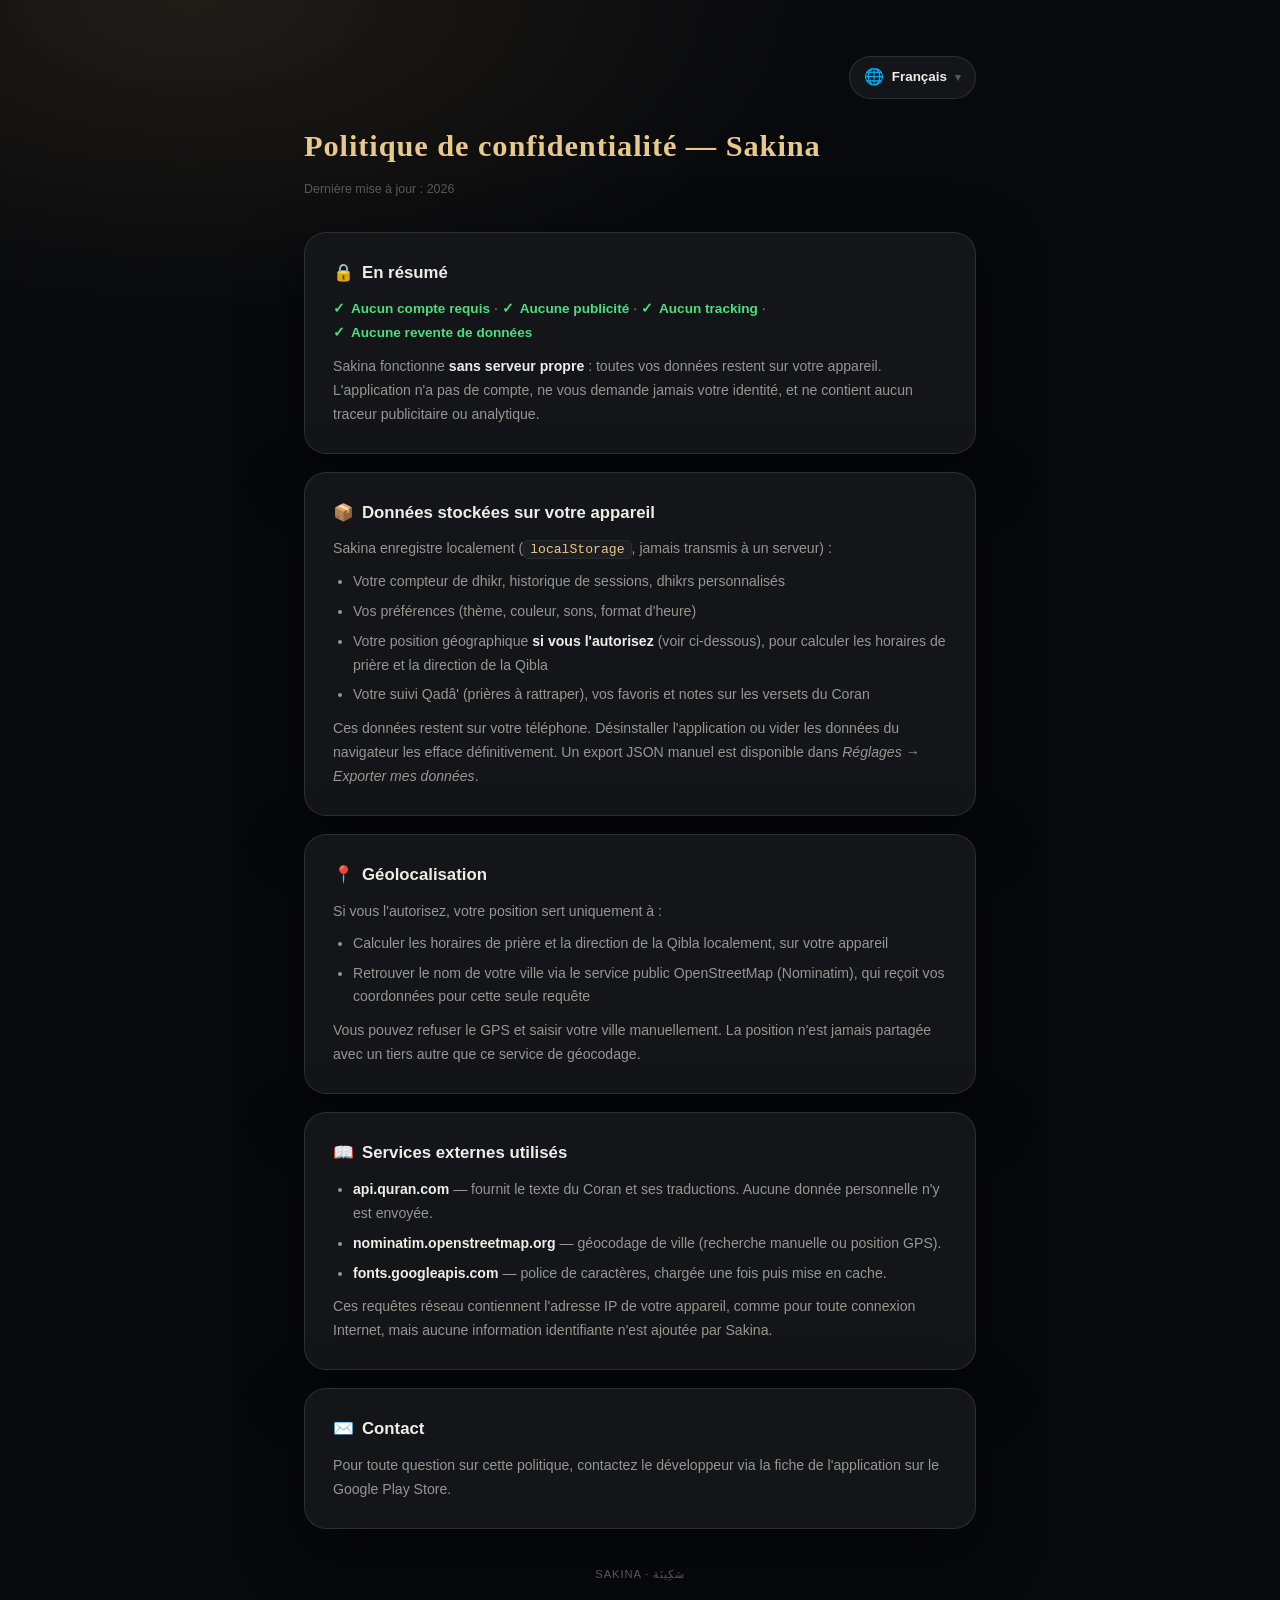
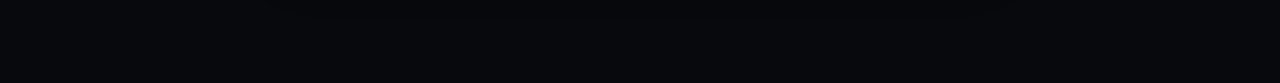
<file: privacy-policy.html>
<!DOCTYPE html>
<html lang="fr" data-theme="dark">
<head>
<meta charset="UTF-8">
<!-- Meme politique que index.html, sans le script de theme : cette page n'en
     a pas. Elle ne parle a aucun service distant non plus. -->
<meta http-equiv="Content-Security-Policy" content="default-src 'self'; script-src 'self'; style-src 'self' 'unsafe-inline' https://fonts.googleapis.com; font-src 'self' https://fonts.gstatic.com; img-src 'self' data:; connect-src 'self'; object-src 'none'; base-uri 'none'; form-action 'none'; frame-ancestors 'none'">
<meta name="viewport" content="width=device-width,initial-scale=1.0">
<title>Sakina ✦ — Politique de confidentialité</title>
<link rel="preconnect" href="https://fonts.googleapis.com" crossorigin>
<link href="https://fonts.googleapis.com/css2?family=Cinzel:wght@600;700&family=Nunito:wght@300;400;500;600;700;800&display=swap" rel="stylesheet">
<style>
:root{
  --a:#C9A96E;--a2:#E8C98A;--a-glow:rgba(201,169,110,0.28);--a-dim:rgba(201,169,110,0.13);
  --bg:#08090C;--sur:#131518;--sur2:#1C1E22;--bor:rgba(255,255,255,0.11);--bor2:rgba(255,255,255,0.06);
  --t1:#F0EDE8;--t2:#9A9590;--t3:#5A5754;--ok:#4ade80;
  --ff-d:"Cinzel",serif;--ff-b:"Nunito",sans-serif;--r-xl:22px;--r-md:11px;
}
*{box-sizing:border-box;margin:0;padding:0;}
body{font-family:var(--ff-b);background:var(--bg);color:var(--t1);line-height:1.7;
  background-image:radial-gradient(ellipse 70% 50% at 15% 0%,rgba(201,169,110,0.12) 0%,transparent 70%);
  background-attachment:fixed;}
.wrap{max-width:720px;margin:0 auto;padding:56px 24px 100px;}
h1{font-family:var(--ff-d);font-size:1.9rem;letter-spacing:0.03em;color:var(--a2);margin-bottom:6px;}
.updated{color:var(--t3);font-size:0.78rem;margin-bottom:32px;}
.gc{background:var(--sur);border:1px solid var(--bor);border-radius:var(--r-xl);
  box-shadow:0 20px 60px rgba(0,0,0,0.5);padding:26px 28px;margin-bottom:18px;}
h2{font-size:1.05rem;color:var(--t1);margin-bottom:10px;display:flex;align-items:center;gap:8px;}
p,li{color:var(--t2);font-size:0.88rem;}
ul{padding-left:20px;margin-top:8px;}
li{margin-bottom:6px;}
strong{color:var(--t1);}
code{font-family:monospace;background:var(--sur2);border:1px solid var(--bor2);border-radius:5px;padding:1px 6px;color:var(--a2);font-size:0.82rem;}
.ok-badge{display:inline-flex;align-items:center;gap:6px;color:var(--ok);font-weight:700;font-size:0.85rem;}
a{color:var(--a);}
footer{text-align:center;margin-top:36px;color:var(--t3);font-size:0.7rem;text-transform:uppercase;letter-spacing:0.08em;}

/* Selecteur de langue : la page s'ouvre dans un onglet a part, hors de
   l'application, donc hors de sa barre de reglages. Il lui faut le sien. */
.topbar{display:flex;justify-content:flex-end;margin-bottom:22px;}
.lang-btn{position:relative;display:inline-flex;align-items:center;gap:8px;
  background:var(--sur);border:1px solid var(--bor);border-radius:999px;
  padding:9px 14px;color:var(--t1);font-family:var(--ff-b);font-size:0.84rem;
  font-weight:600;cursor:pointer;transition:border-color .18s,background .18s;}
.lang-btn:hover,.lang-btn:focus-within{border-color:var(--a);background:var(--sur2);}
.lang-btn .globe{font-size:1rem;line-height:1;}
.lang-btn .chev{color:var(--t3);font-size:0.7rem;}
/* Le <select> couvre le bouton : le controle natif garde son clavier, son
   lecteur d'ecran et sa liste deroulante propre a chaque plateforme, et le
   bouton n'est que son habillage. */
/* inset seul : un width/height explicite l'emporterait sur lui et laisserait
   la bordure de 1 px hors de la zone cliquable. */
.lang-btn select{position:absolute;inset:-1px;opacity:0;
  cursor:pointer;font-size:16px;}
@media(max-width:420px){.wrap{padding:36px 16px 80px;}}
</style>
</head>
<body>
<div class="wrap">
  <div class="topbar">
    <div class="lang-btn">
      <span class="globe" aria-hidden="true">🌐</span>
      <span id="lang-name">Français</span>
      <span class="chev" aria-hidden="true">▾</span>
      <select id="lang-pick" data-i18n-aria="priv.lang"></select>
    </div>
  </div>
  <h1 data-i18n="priv.title">Politique de confidentialité — Sakina</h1>
  <div class="updated" data-i18n="priv.updated">Dernière mise à jour : 2026</div>

  <div class="gc">
    <h2><span aria-hidden="true">🔒</span> <span data-i18n="priv.sum.h">En résumé</span></h2>
    <p><span class="ok-badge">✓ <span data-i18n="priv.sum.b1">Aucun compte requis</span></span> · <span class="ok-badge">✓ <span data-i18n="priv.sum.b2">Aucune publicité</span></span> · <span class="ok-badge">✓ <span data-i18n="priv.sum.b3">Aucun tracking</span></span> · <span class="ok-badge">✓ <span data-i18n="priv.sum.b4">Aucune revente de données</span></span></p>
    <p style="margin-top:10px;" data-i18n-html="priv.sum.p">Sakina fonctionne <strong>sans serveur propre</strong> : toutes vos données restent sur votre appareil. L'application n'a pas de compte, ne vous demande jamais votre identité, et ne contient aucun traceur publicitaire ou analytique.</p>
  </div>

  <div class="gc">
    <h2><span aria-hidden="true">📦</span> <span data-i18n="priv.dev.h">Données stockées sur votre appareil</span></h2>
    <p data-i18n-html="priv.dev.p1">Sakina enregistre localement (<code>localStorage</code>, jamais transmis à un serveur) :</p>
    <ul>
      <li data-i18n-html="priv.dev.l1">Votre compteur de dhikr, historique de sessions, dhikrs personnalisés</li>
      <li data-i18n-html="priv.dev.l2">Vos préférences (thème, couleur, sons, format d'heure)</li>
      <li data-i18n-html="priv.dev.l3">Votre position géographique <strong>si vous l'autorisez</strong> (voir ci-dessous), pour calculer les horaires de prière et la direction de la Qibla</li>
      <li data-i18n-html="priv.dev.l4">Votre suivi Qadâ' (prières à rattraper), vos favoris et notes sur les versets du Coran</li>
    </ul>
    <p style="margin-top:10px;" data-i18n-html="priv.dev.p2">Ces données restent sur votre téléphone. Désinstaller l'application ou vider les données du navigateur les efface définitivement. Un export JSON manuel est disponible dans <em>Réglages → Exporter mes données</em>.</p>
  </div>

  <div class="gc">
    <h2><span aria-hidden="true">📍</span> <span data-i18n="priv.geo.h">Géolocalisation</span></h2>
    <p data-i18n="priv.geo.p1">Si vous l'autorisez, votre position sert uniquement à :</p>
    <ul>
      <li data-i18n="priv.geo.l1">Calculer les horaires de prière et la direction de la Qibla localement, sur votre appareil</li>
      <li data-i18n-html="priv.geo.l2">Retrouver le nom de votre ville via le service public <a href="https://www.openstreetmap.org" target="_blank" rel="noopener">OpenStreetMap (Nominatim)</a>, qui reçoit vos coordonnées pour cette seule requête</li>
    </ul>
    <p style="margin-top:10px;" data-i18n="priv.geo.p2">Vous pouvez refuser le GPS et saisir votre ville manuellement. La position n'est jamais partagée avec un tiers autre que ce service de géocodage.</p>
  </div>

  <div class="gc">
    <h2><span aria-hidden="true">📖</span> <span data-i18n="priv.ext.h">Services externes utilisés</span></h2>
    <ul>
      <li data-i18n-html="priv.ext.l1"><strong>api.quran.com</strong> — fournit le texte du Coran et sa traduction française. Aucune donnée personnelle n'y est envoyée.</li>
      <li data-i18n-html="priv.ext.l2"><strong>nominatim.openstreetmap.org</strong> — géocodage de ville (recherche manuelle ou position GPS).</li>
      <li data-i18n-html="priv.ext.l3"><strong>fonts.googleapis.com</strong> — police de caractères, chargée une fois puis mise en cache.</li>
    </ul>
    <p style="margin-top:10px;" data-i18n="priv.ext.p">Ces requêtes réseau contiennent l'adresse IP de votre appareil, comme pour toute connexion Internet, mais aucune information identifiante n'est ajoutée par Sakina.</p>
  </div>

  <div class="gc">
    <h2><span aria-hidden="true">✉️</span> <span data-i18n="priv.contact.h">Contact</span></h2>
    <p data-i18n="priv.contact.p">Pour toute question sur cette politique, contactez le développeur via la fiche de l'application sur le Google Play Store.</p>
  </div>

  <footer>Sakina · سَكِينَة</footer>
</div>
<script type="module" src="js/privacy.js"></script>
</body>
</html>
</file>
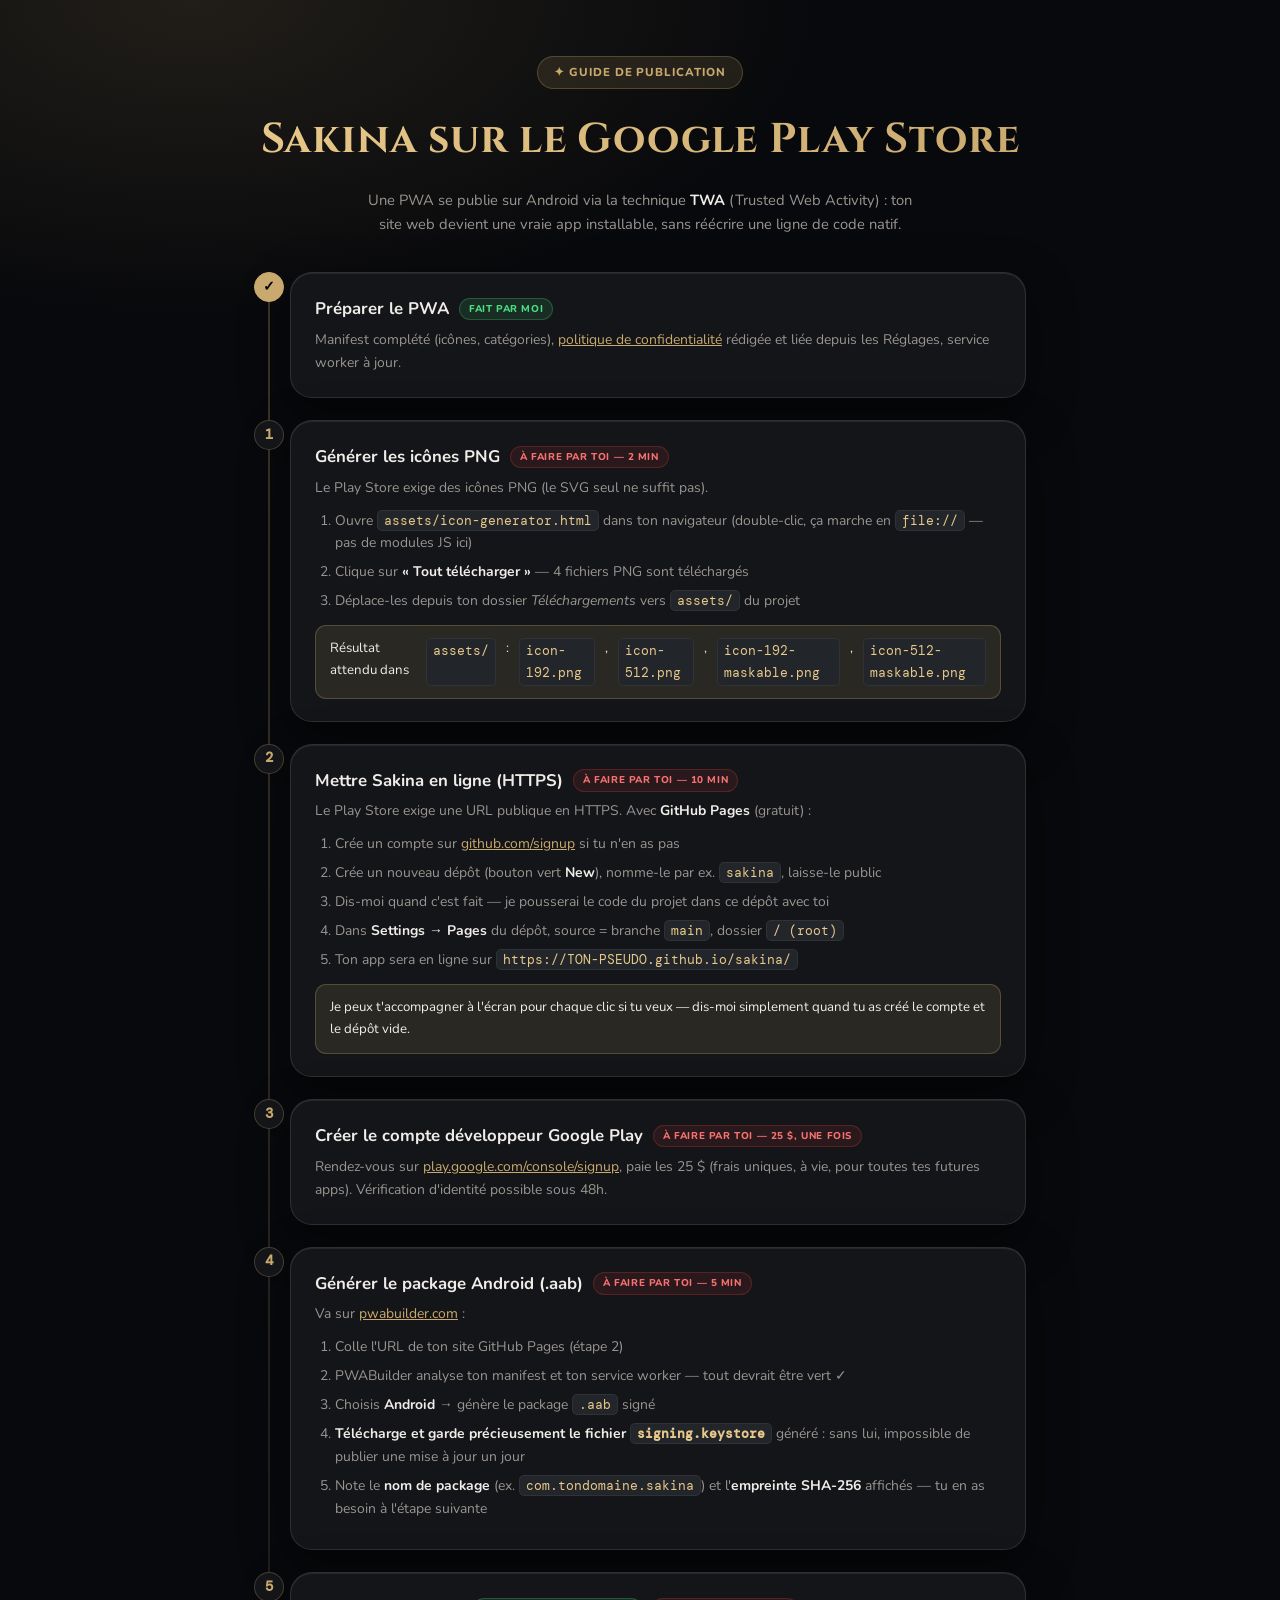
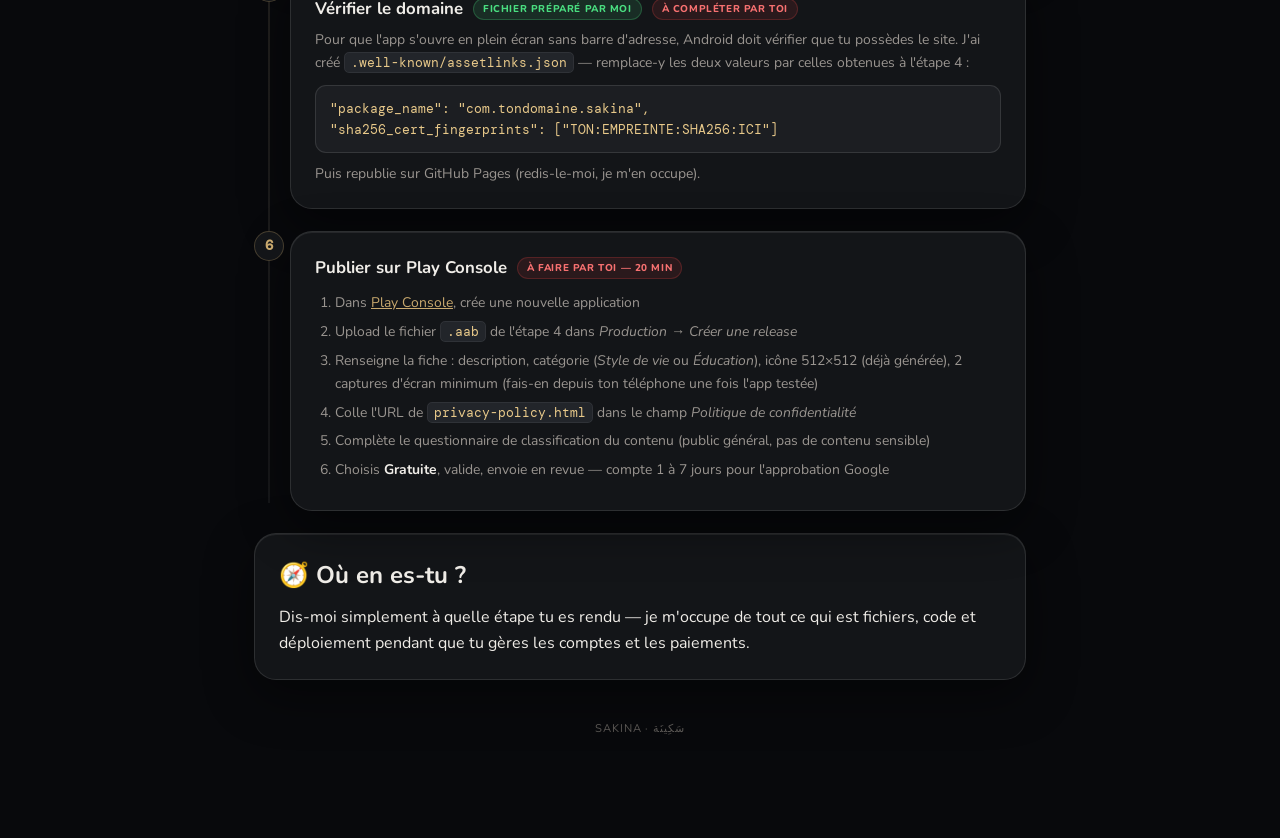
<file: PUBLISH.html>
<!DOCTYPE html>
<html lang="fr" data-theme="dark">
<head>
<meta charset="UTF-8">
<meta name="viewport" content="width=device-width,initial-scale=1.0">
<title>Sakina ✦ — Guide de publication Play Store</title>
<link rel="preconnect" href="https://fonts.googleapis.com" crossorigin>
<link href="https://fonts.googleapis.com/css2?family=Cinzel:wght@600;700&family=Nunito:wght@300;400;500;600;700;800&family=DM+Mono:wght@400;500&display=swap" rel="stylesheet">
<style>
:root{
  --a:#C9A96E;--a2:#E8C98A;--a-glow:rgba(201,169,110,0.28);--a-dim:rgba(201,169,110,0.13);--a-rgb:201,169,110;
  --bg:#08090C;--sur:#131518;--sur2:#1C1E22;--sur3:#22252A;--bor:rgba(255,255,255,0.11);--bor2:rgba(255,255,255,0.06);
  --t1:#F0EDE8;--t2:#9A9590;--t3:#5A5754;--ok:#4ade80;--err:#f87171;
  --ff-d:"Cinzel",serif;--ff-b:"Nunito",sans-serif;--ff-m:"DM Mono",monospace;--r-xl:22px;--r-lg:16px;--r-md:11px;
}
*{box-sizing:border-box;margin:0;padding:0;}
body{font-family:var(--ff-b);background:var(--bg);color:var(--t1);line-height:1.65;
  background-image:radial-gradient(ellipse 70% 50% at 15% 0%,rgba(201,169,110,0.13) 0%,transparent 70%);
  background-attachment:fixed;}
.wrap{max-width:820px;margin:0 auto;padding:56px 24px 100px;}
.hero{text-align:center;margin-bottom:36px;}
.hero-badge{display:inline-flex;gap:8px;background:var(--a-dim);border:1px solid var(--a-glow);border-radius:999px;
  padding:6px 16px;font-size:0.72rem;font-weight:800;letter-spacing:0.08em;text-transform:uppercase;color:var(--a);margin-bottom:16px;}
h1{font-family:var(--ff-d);font-size:clamp(1.8rem,5vw,2.6rem);letter-spacing:0.02em;
  background:linear-gradient(135deg,var(--a2),var(--a));-webkit-background-clip:text;background-clip:text;color:transparent;}
.hero p{color:var(--t2);max-width:560px;margin:14px auto 0;font-size:0.92rem;}

.timeline{position:relative;padding-left:36px;}
.timeline::before{content:"";position:absolute;left:14px;top:8px;bottom:8px;width:2px;
  background:linear-gradient(to bottom,var(--a-glow),var(--bor2));}
.step{position:relative;margin-bottom:22px;}
.step-num{position:absolute;left:-36px;top:0;width:30px;height:30px;border-radius:50%;
  background:var(--sur);border:1.5px solid var(--a-glow);color:var(--a);font-family:var(--ff-m);font-weight:700;
  font-size:0.85rem;display:flex;align-items:center;justify-content:center;}
.step.done .step-num{background:var(--a);color:#000;border-color:var(--a);}
.gc{background:var(--sur);border:1px solid var(--bor);border-radius:var(--r-xl);
  box-shadow:0 16px 50px rgba(0,0,0,0.45),inset 0 1px 0 rgba(255,255,255,0.08);padding:22px 24px;}
.step h2{font-size:1.05rem;color:var(--t1);margin-bottom:4px;display:flex;align-items:center;gap:10px;flex-wrap:wrap;}
.who{font-size:0.62rem;font-weight:800;letter-spacing:0.06em;text-transform:uppercase;padding:2px 9px;border-radius:999px;}
.who.me{background:rgba(74,222,128,0.12);color:var(--ok);border:1px solid rgba(74,222,128,0.25);}
.who.you{background:rgba(239,68,68,0.1);color:var(--err);border:1px solid rgba(239,68,68,0.22);}
.step p{color:var(--t2);font-size:0.87rem;margin-top:6px;}
.step ol,.step ul{margin:10px 0 0 20px;color:var(--t2);font-size:0.87rem;}
.step li{margin-bottom:6px;}
pre{background:var(--sur2);border:1px solid var(--bor);border-radius:var(--r-md);padding:12px 14px;
  overflow-x:auto;margin:10px 0;font-family:var(--ff-m);font-size:0.8rem;color:var(--a2);}
code{font-family:var(--ff-m);background:var(--sur3);border:1px solid var(--bor2);border-radius:5px;padding:1px 6px;color:var(--a2);font-size:0.82rem;}
strong{color:var(--t1);}
a{color:var(--a);}
.note{display:flex;gap:10px;background:var(--a-dim);border:1px solid var(--a-glow);border-radius:var(--r-md);
  padding:12px 14px;margin-top:12px;font-size:0.83rem;color:var(--t1);}
.warn{background:rgba(239,68,68,0.08);border-color:rgba(239,68,68,0.2);}
footer{text-align:center;margin-top:40px;color:var(--t3);font-size:0.7rem;text-transform:uppercase;letter-spacing:0.08em;}
</style>
</head>
<body>
<div class="wrap">
  <div class="hero">
    <div class="hero-badge">✦ Guide de publication</div>
    <h1>Sakina sur le Google Play Store</h1>
    <p>Une PWA se publie sur Android via la technique <strong>TWA</strong> (Trusted Web Activity) : ton site web devient une vraie app installable, sans réécrire une ligne de code natif.</p>
  </div>

  <div class="timeline">

    <div class="step done">
      <div class="step-num">✓</div>
      <div class="gc">
        <h2>Préparer le PWA <span class="who me">Fait par moi</span></h2>
        <p>Manifest complété (icônes, catégories), <a href="privacy-policy.html">politique de confidentialité</a> rédigée et liée depuis les Réglages, service worker à jour.</p>
      </div>
    </div>

    <div class="step">
      <div class="step-num">1</div>
      <div class="gc">
        <h2>Générer les icônes PNG <span class="who you">À faire par toi — 2 min</span></h2>
        <p>Le Play Store exige des icônes PNG (le SVG seul ne suffit pas).</p>
        <ol>
          <li>Ouvre <code>assets/icon-generator.html</code> dans ton navigateur (double-clic, ça marche en <code>file://</code> — pas de modules JS ici)</li>
          <li>Clique sur <strong>« Tout télécharger »</strong> — 4 fichiers PNG sont téléchargés</li>
          <li>Déplace-les depuis ton dossier <em>Téléchargements</em> vers <code>assets/</code> du projet</li>
        </ol>
        <div class="note">Résultat attendu dans <code>assets/</code> : <code>icon-192.png</code>, <code>icon-512.png</code>, <code>icon-192-maskable.png</code>, <code>icon-512-maskable.png</code></div>
      </div>
    </div>

    <div class="step">
      <div class="step-num">2</div>
      <div class="gc">
        <h2>Mettre Sakina en ligne (HTTPS) <span class="who you">À faire par toi — 10 min</span></h2>
        <p>Le Play Store exige une URL publique en HTTPS. Avec <strong>GitHub Pages</strong> (gratuit) :</p>
        <ol>
          <li>Crée un compte sur <a href="https://github.com/signup" target="_blank" rel="noopener">github.com/signup</a> si tu n'en as pas</li>
          <li>Crée un nouveau dépôt (bouton vert <strong>New</strong>), nomme-le par ex. <code>sakina</code>, laisse-le public</li>
          <li>Dis-moi quand c'est fait — je pousserai le code du projet dans ce dépôt avec toi</li>
          <li>Dans <strong>Settings → Pages</strong> du dépôt, source = branche <code>main</code>, dossier <code>/ (root)</code></li>
          <li>Ton app sera en ligne sur <code>https://TON-PSEUDO.github.io/sakina/</code></li>
        </ol>
        <div class="note">Je peux t'accompagner à l'écran pour chaque clic si tu veux — dis-moi simplement quand tu as créé le compte et le dépôt vide.</div>
      </div>
    </div>

    <div class="step">
      <div class="step-num">3</div>
      <div class="gc">
        <h2>Créer le compte développeur Google Play <span class="who you">À faire par toi — 25 $, une fois</span></h2>
        <p>Rendez-vous sur <a href="https://play.google.com/console/signup" target="_blank" rel="noopener">play.google.com/console/signup</a>, paie les 25 $ (frais uniques, à vie, pour toutes tes futures apps). Vérification d'identité possible sous 48h.</p>
      </div>
    </div>

    <div class="step">
      <div class="step-num">4</div>
      <div class="gc">
        <h2>Générer le package Android (.aab) <span class="who you">À faire par toi — 5 min</span></h2>
        <p>Va sur <a href="https://www.pwabuilder.com" target="_blank" rel="noopener">pwabuilder.com</a> :</p>
        <ol>
          <li>Colle l'URL de ton site GitHub Pages (étape 2)</li>
          <li>PWABuilder analyse ton manifest et ton service worker — tout devrait être vert ✓</li>
          <li>Choisis <strong>Android</strong> → génère le package <code>.aab</code> signé</li>
          <li><strong>Télécharge et garde précieusement le fichier <code>signing.keystore</code></strong> généré : sans lui, impossible de publier une mise à jour un jour</li>
          <li>Note le <strong>nom de package</strong> (ex. <code>com.tondomaine.sakina</code>) et l'<strong>empreinte SHA-256</strong> affichés — tu en as besoin à l'étape suivante</li>
        </ol>
      </div>
    </div>

    <div class="step">
      <div class="step-num">5</div>
      <div class="gc">
        <h2>Vérifier le domaine <span class="who me">Fichier préparé par moi</span> <span class="who you">à compléter par toi</span></h2>
        <p>Pour que l'app s'ouvre en plein écran sans barre d'adresse, Android doit vérifier que tu possèdes le site. J'ai créé <code>.well-known/assetlinks.json</code> — remplace-y les deux valeurs par celles obtenues à l'étape 4 :</p>
        <pre>"package_name": "com.tondomaine.sakina",
"sha256_cert_fingerprints": ["TON:EMPREINTE:SHA256:ICI"]</pre>
        <p>Puis republie sur GitHub Pages (redis-le-moi, je m'en occupe).</p>
      </div>
    </div>

    <div class="step">
      <div class="step-num">6</div>
      <div class="gc">
        <h2>Publier sur Play Console <span class="who you">À faire par toi — 20 min</span></h2>
        <ol>
          <li>Dans <a href="https://play.google.com/console" target="_blank" rel="noopener">Play Console</a>, crée une nouvelle application</li>
          <li>Upload le fichier <code>.aab</code> de l'étape 4 dans <em>Production → Créer une release</em></li>
          <li>Renseigne la fiche : description, catégorie (<em>Style de vie</em> ou <em>Éducation</em>), icône 512×512 (déjà générée), 2 captures d'écran minimum (fais-en depuis ton téléphone une fois l'app testée)</li>
          <li>Colle l'URL de <code>privacy-policy.html</code> dans le champ <em>Politique de confidentialité</em></li>
          <li>Complète le questionnaire de classification du contenu (public général, pas de contenu sensible)</li>
          <li>Choisis <strong>Gratuite</strong>, valide, envoie en revue — compte 1 à 7 jours pour l'approbation Google</li>
        </ol>
      </div>
    </div>

  </div>

  <div class="gc" style="margin-top:10px;">
    <h2 style="margin-bottom:8px;">🧭 Où en es-tu ?</h2>
    <p>Dis-moi simplement à quelle étape tu es rendu — je m'occupe de tout ce qui est fichiers, code et déploiement pendant que tu gères les comptes et les paiements.</p>
  </div>

  <footer>Sakina · سَكِينَة</footer>
</div>
</body>
</html>
</file>
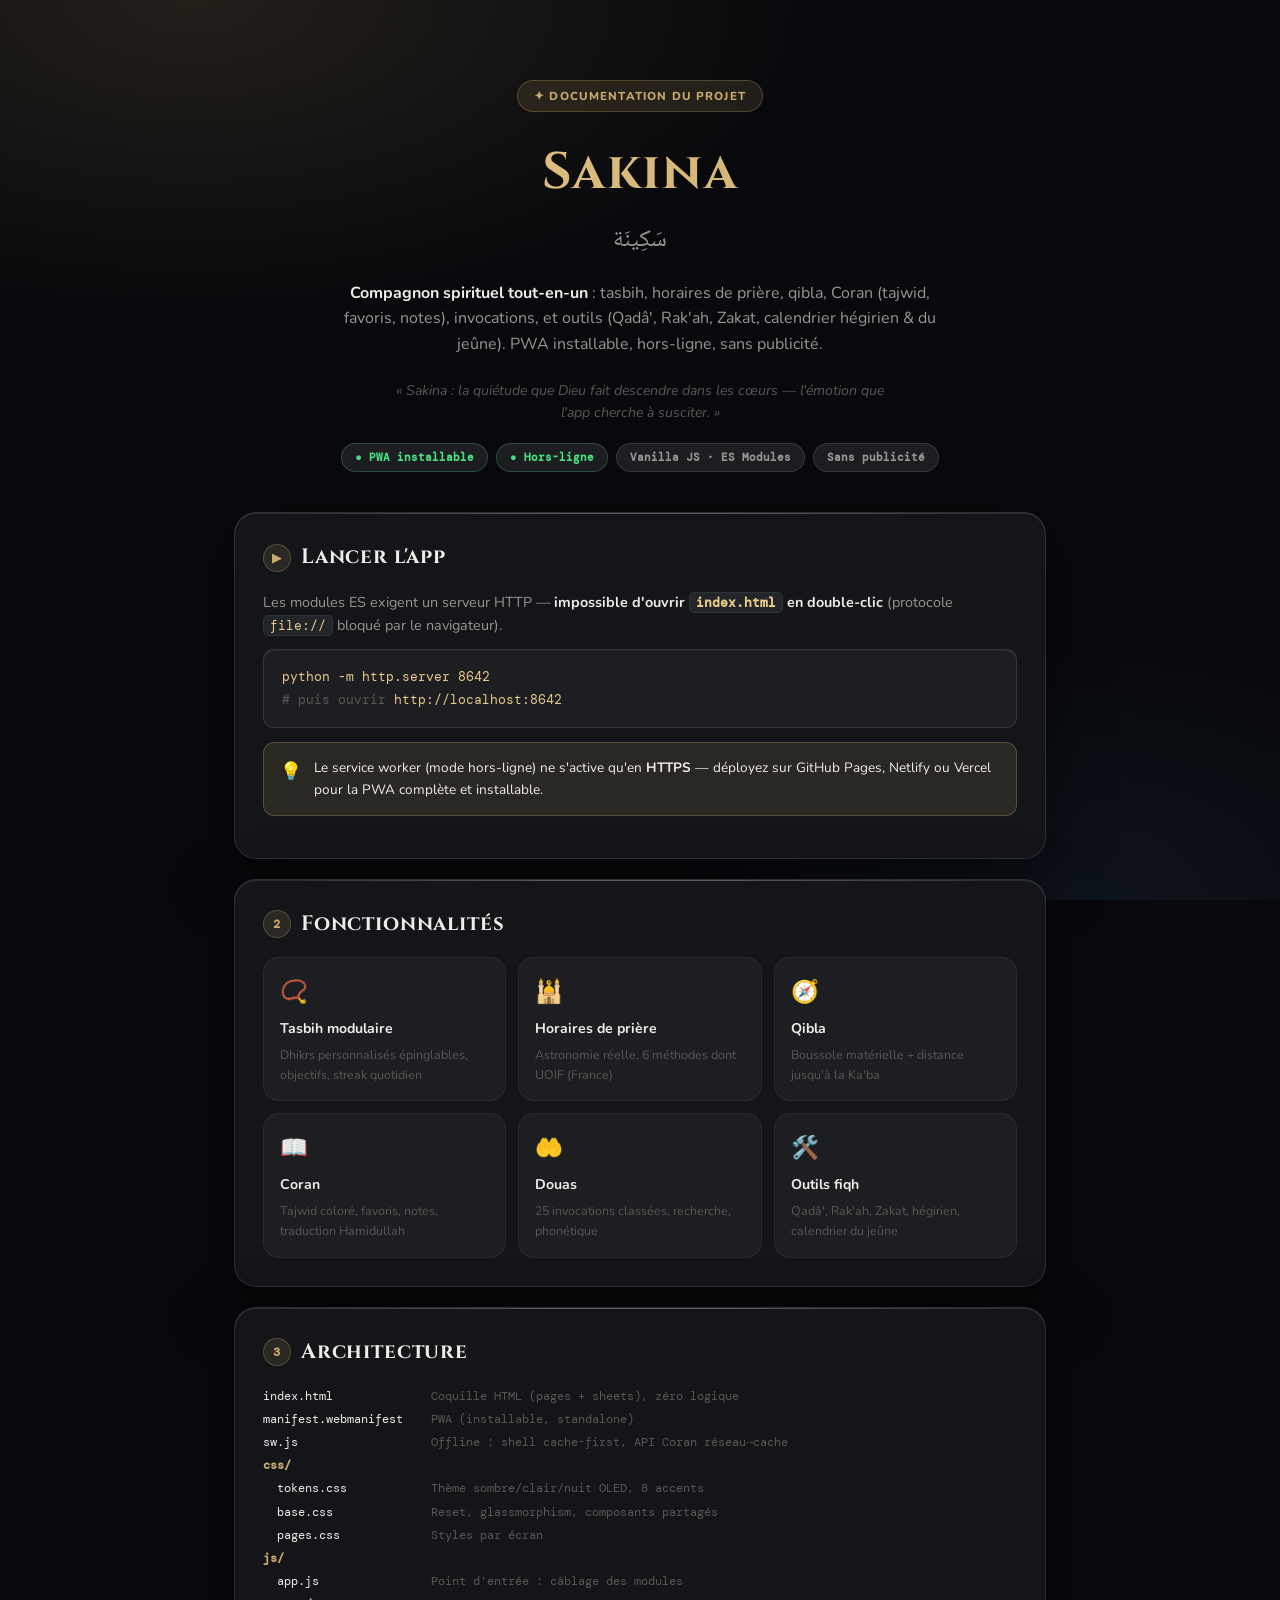
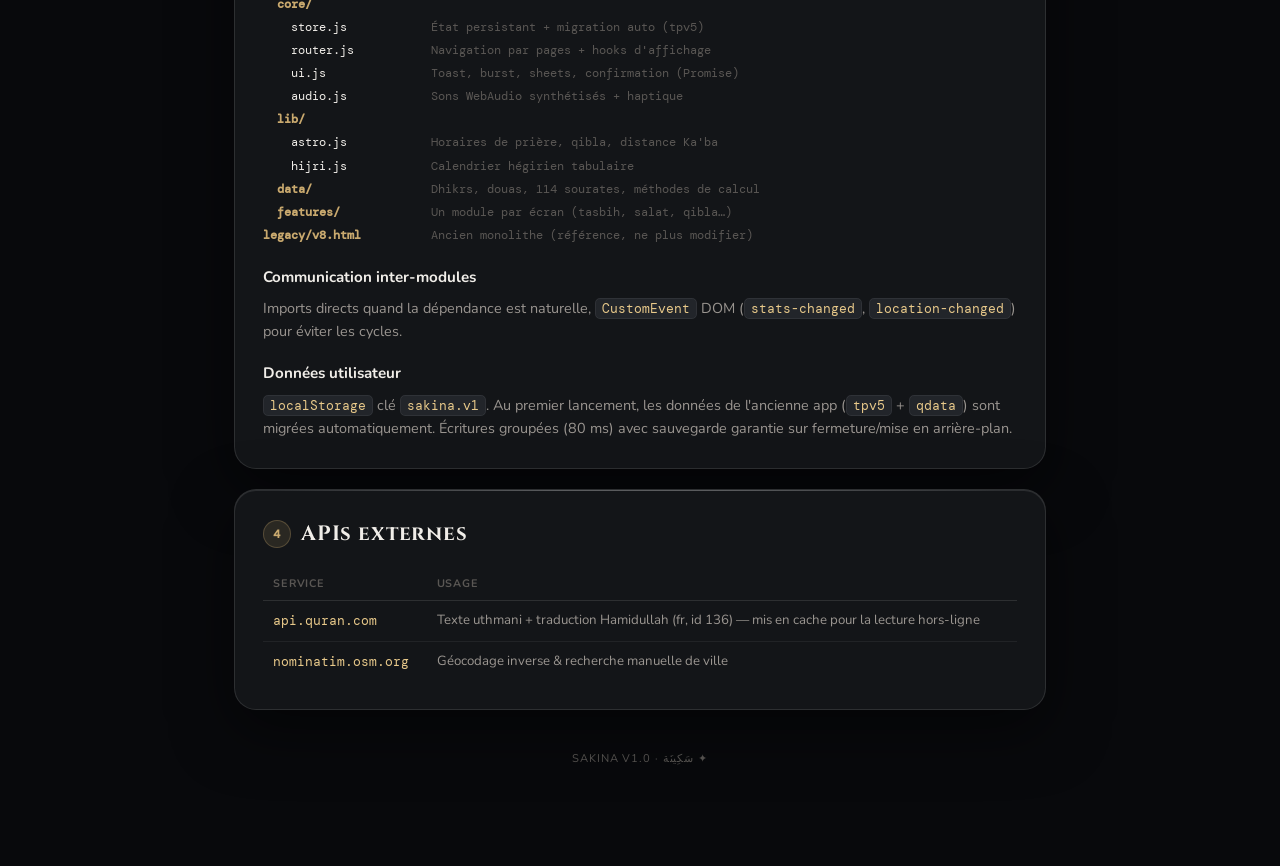
<file: README.html>
<!DOCTYPE html>
<html lang="fr" data-theme="dark">
<head>
<meta charset="UTF-8">
<meta name="viewport" content="width=device-width,initial-scale=1.0">
<title>Sakina ✦ — Documentation</title>
<link rel="preconnect" href="https://fonts.googleapis.com" crossorigin>
<link href="https://fonts.googleapis.com/css2?family=Cinzel:wght@400;600;700&family=Nunito:wght@300;400;500;600;700;800&family=Noto+Naskh+Arabic:wght@400;500;700&family=DM+Mono:wght@400;500&display=swap" rel="stylesheet">
<style>
:root{
  --a:#C9A96E;--a2:#E8C98A;--a-glow:rgba(201,169,110,0.28);--a-dim:rgba(201,169,110,0.13);--a-rgb:201,169,110;
  --bg:#08090C;--sur:#131518;--sur2:#1C1E22;--sur3:#22252A;
  --bor:rgba(255,255,255,0.11);--bor2:rgba(255,255,255,0.06);--shine:rgba(255,255,255,0.22);
  --t1:#F0EDE8;--t2:#9A9590;--t3:#5A5754;--ok:#4ade80;
  --ff-d:"Cinzel",serif;--ff-b:"Nunito",sans-serif;--ff-a:"Noto Naskh Arabic",sans-serif;--ff-m:"DM Mono",monospace;
  --r-xl:22px;--r-lg:16px;--r-md:11px;--r-sm:8px;
}
*,*::before,*::after{box-sizing:border-box;margin:0;padding:0;}
html{background:var(--bg);}
body{font-family:var(--ff-b);background:var(--bg);color:var(--t1);line-height:1.6;
  background-image:radial-gradient(ellipse 70% 50% at 15% 0%,rgba(201,169,110,0.14) 0%,transparent 70%),
                    radial-gradient(ellipse 50% 45% at 85% 100%,rgba(96,165,250,0.07) 0%,transparent 65%);
  background-attachment:fixed;}
.wrap{max-width:860px;margin:0 auto;padding:56px 24px 100px;}

/* ── Hero ── */
.hero{text-align:center;padding:24px 0 40px;}
.hero-badge{display:inline-flex;align-items:center;gap:8px;background:var(--a-dim);border:1px solid var(--a-glow);
  border-radius:999px;padding:6px 16px;font-size:0.72rem;font-weight:800;letter-spacing:0.1em;text-transform:uppercase;color:var(--a);margin-bottom:20px;}
.hero h1{font-family:var(--ff-d);font-size:clamp(2.2rem,6vw,3.2rem);letter-spacing:0.03em;
  background:linear-gradient(135deg,var(--a2),var(--a));-webkit-background-clip:text;background-clip:text;color:transparent;}
.hero .ar{font-family:var(--ff-a);font-size:1.5rem;color:var(--t2);margin-top:8px;display:block;}
.hero p{max-width:600px;margin:20px auto 0;color:var(--t2);font-size:1rem;}
.hero .quote{margin-top:22px;font-style:italic;color:var(--t3);font-size:0.88rem;max-width:520px;margin-left:auto;margin-right:auto;}

/* ── Cartes de verre ── */
.gc{background:var(--sur);border:1px solid var(--bor);border-radius:var(--r-xl);
  box-shadow:0 20px 60px rgba(0,0,0,0.5),inset 0 1px 0 rgba(255,255,255,0.1);
  backdrop-filter:blur(20px);position:relative;overflow:hidden;padding:28px;margin-bottom:20px;}
.gc::before{content:"";position:absolute;top:0;left:0;right:0;height:1px;
  background:linear-gradient(90deg,transparent 5%,var(--shine) 40%,var(--shine) 60%,transparent 95%);}

h2{font-family:var(--ff-d);font-size:1.3rem;letter-spacing:0.04em;color:var(--t1);
  display:flex;align-items:center;gap:10px;margin-bottom:16px;}
h2 .num{font-family:var(--ff-m);font-size:0.75rem;color:var(--a);background:var(--a-dim);
  border:1px solid var(--a-glow);border-radius:999px;width:28px;height:28px;display:flex;align-items:center;justify-content:center;flex-shrink:0;}
h3{font-size:0.95rem;color:var(--t1);margin:18px 0 8px;font-weight:700;}
p{color:var(--t2);font-size:0.9rem;}
strong{color:var(--t1);}
a{color:var(--a);text-decoration:none;border-bottom:1px solid var(--a-glow);}
a:hover{border-bottom-color:var(--a);}

/* ── Code ── */
pre{background:var(--sur2);border:1px solid var(--bor);border-radius:var(--r-md);
  padding:16px 18px;overflow-x:auto;margin:12px 0;box-shadow:inset 0 1px 0 rgba(255,255,255,0.05);}
code{font-family:var(--ff-m);font-size:0.82rem;color:var(--a2);}
p code,li code{background:var(--sur3);border:1px solid var(--bor2);border-radius:5px;padding:1px 6px;color:var(--a2);}
.tree{font-family:var(--ff-m);font-size:0.78rem;line-height:1.85;color:var(--t2);white-space:pre;}
.tree .file{color:var(--t1);}
.tree .dir{color:var(--a);font-weight:600;}
.tree .cmt{color:var(--t3);}

/* ── Alerte ── */
.note{display:flex;gap:12px;background:var(--a-dim);border:1px solid var(--a-glow);border-radius:var(--r-md);
  padding:14px 16px;margin:14px 0;font-size:0.85rem;color:var(--t1);}
.note .ic{flex-shrink:0;font-size:1.1rem;}

/* ── Grille de features ── */
.grid{display:grid;grid-template-columns:repeat(auto-fit,minmax(220px,1fr));gap:12px;margin-top:8px;}
.feat{background:var(--sur2);border:1px solid var(--bor2);border-radius:var(--r-lg);padding:16px;}
.feat .ic{font-size:1.4rem;margin-bottom:8px;display:block;}
.feat .t{font-weight:700;font-size:0.88rem;color:var(--t1);margin-bottom:4px;}
.feat .d{font-size:0.78rem;color:var(--t3);}

/* ── Table architecture ── */
table{width:100%;border-collapse:collapse;font-size:0.83rem;margin-top:10px;}
th{text-align:left;color:var(--t3);font-size:0.68rem;text-transform:uppercase;letter-spacing:0.08em;
  padding:8px 10px;border-bottom:1px solid var(--bor);}
td{padding:9px 10px;border-bottom:1px solid var(--bor2);color:var(--t2);vertical-align:top;}
td:first-child{font-family:var(--ff-m);color:var(--a2);white-space:nowrap;}
tr:last-child td{border-bottom:none;}

/* ── Badges de statut ── */
.badges{display:flex;gap:8px;flex-wrap:wrap;justify-content:center;margin-top:18px;}
.badge{background:var(--sur2);border:1px solid var(--bor);border-radius:999px;padding:5px 13px;
  font-size:0.7rem;font-weight:700;color:var(--t2);font-family:var(--ff-m);}
.badge.ok{color:var(--ok);border-color:rgba(74,222,128,0.25);}

footer{text-align:center;margin-top:40px;color:var(--t3);font-size:0.7rem;letter-spacing:0.08em;text-transform:uppercase;}
</style>
</head>
<body>
<div class="wrap">

  <div class="hero">
    <div class="hero-badge">✦ Documentation du projet</div>
    <h1>Sakina</h1>
    <span class="ar">سَكِينَة</span>
    <p><strong>Compagnon spirituel tout-en-un</strong> : tasbih, horaires de prière, qibla, Coran (tajwid, favoris, notes), invocations, et outils (Qadâ', Rak'ah, Zakat, calendrier hégirien &amp; du jeûne). PWA installable, hors-ligne, sans publicité.</p>
    <div class="quote">« Sakina : la quiétude que Dieu fait descendre dans les cœurs — l'émotion que l'app cherche à susciter. »</div>
    <div class="badges">
      <span class="badge ok">● PWA installable</span>
      <span class="badge ok">● Hors-ligne</span>
      <span class="badge">Vanilla JS · ES Modules</span>
      <span class="badge">Sans publicité</span>
    </div>
  </div>

  <div class="gc">
    <h2><span class="num">▶</span>Lancer l'app</h2>
    <p>Les modules ES exigent un serveur HTTP — <strong>impossible d'ouvrir <code>index.html</code> en double-clic</strong> (protocole <code>file://</code> bloqué par le navigateur).</p>
    <pre><code>python -m http.server 8642
<span style="color:var(--t3)"># puis ouvrir</span> http://localhost:8642</code></pre>
    <div class="note"><span class="ic">💡</span><div>Le service worker (mode hors-ligne) ne s'active qu'en <strong>HTTPS</strong> — déployez sur GitHub Pages, Netlify ou Vercel pour la PWA complète et installable.</div></div>
  </div>

  <div class="gc">
    <h2><span class="num">2</span>Fonctionnalités</h2>
    <div class="grid">
      <div class="feat"><span class="ic">📿</span><div class="t">Tasbih modulaire</div><div class="d">Dhikrs personnalisés épinglables, objectifs, streak quotidien</div></div>
      <div class="feat"><span class="ic">🕌</span><div class="t">Horaires de prière</div><div class="d">Astronomie réelle, 6 méthodes dont UOIF (France)</div></div>
      <div class="feat"><span class="ic">🧭</span><div class="t">Qibla</div><div class="d">Boussole matérielle + distance jusqu'à la Ka'ba</div></div>
      <div class="feat"><span class="ic">📖</span><div class="t">Coran</div><div class="d">Tajwid coloré, favoris, notes, traduction Hamidullah</div></div>
      <div class="feat"><span class="ic">🤲</span><div class="t">Douas</div><div class="d">25 invocations classées, recherche, phonétique</div></div>
      <div class="feat"><span class="ic">🛠️</span><div class="t">Outils fiqh</div><div class="d">Qadâ', Rak'ah, Zakat, hégirien, calendrier du jeûne</div></div>
    </div>
  </div>

  <div class="gc">
    <h2><span class="num">3</span>Architecture</h2>
    <div class="tree"><span class="file">index.html</span>              <span class="cmt">Coquille HTML (pages + sheets), zéro logique</span>
<span class="file">manifest.webmanifest</span>    <span class="cmt">PWA (installable, standalone)</span>
<span class="file">sw.js</span>                   <span class="cmt">Offline : shell cache-first, API Coran réseau→cache</span>
<span class="dir">css/</span>
  <span class="file">tokens.css</span>            <span class="cmt">Thème sombre/clair/nuit OLED, 8 accents</span>
  <span class="file">base.css</span>              <span class="cmt">Reset, glassmorphism, composants partagés</span>
  <span class="file">pages.css</span>             <span class="cmt">Styles par écran</span>
<span class="dir">js/</span>
  <span class="file">app.js</span>                <span class="cmt">Point d'entrée : câblage des modules</span>
  <span class="dir">core/</span>
    <span class="file">store.js</span>            <span class="cmt">État persistant + migration auto (tpv5)</span>
    <span class="file">router.js</span>           <span class="cmt">Navigation par pages + hooks d'affichage</span>
    <span class="file">ui.js</span>               <span class="cmt">Toast, burst, sheets, confirmation (Promise)</span>
    <span class="file">audio.js</span>            <span class="cmt">Sons WebAudio synthétisés + haptique</span>
  <span class="dir">lib/</span>
    <span class="file">astro.js</span>            <span class="cmt">Horaires de prière, qibla, distance Ka'ba</span>
    <span class="file">hijri.js</span>            <span class="cmt">Calendrier hégirien tabulaire</span>
  <span class="dir">data/</span>                 <span class="cmt">Dhikrs, douas, 114 sourates, méthodes de calcul</span>
  <span class="dir">features/</span>             <span class="cmt">Un module par écran (tasbih, salat, qibla…)</span>
<span class="dir">legacy/v8.html</span>          <span class="cmt">Ancien monolithe (référence, ne plus modifier)</span></div>

    <h3>Communication inter-modules</h3>
    <p>Imports directs quand la dépendance est naturelle, <code>CustomEvent</code> DOM (<code>stats-changed</code>, <code>location-changed</code>) pour éviter les cycles.</p>

    <h3>Données utilisateur</h3>
    <p><code>localStorage</code> clé <code>sakina.v1</code>. Au premier lancement, les données de l'ancienne app (<code>tpv5</code> + <code>qdata</code>) sont migrées automatiquement. Écritures groupées (80 ms) avec sauvegarde garantie sur fermeture/mise en arrière-plan.</p>
  </div>

  <div class="gc">
    <h2><span class="num">4</span>APIs externes</h2>
    <table>
      <tr><th>Service</th><th>Usage</th></tr>
      <tr><td>api.quran.com</td><td>Texte uthmani + traduction Hamidullah (fr, id 136) — mis en cache pour la lecture hors-ligne</td></tr>
      <tr><td>nominatim.osm.org</td><td>Géocodage inverse &amp; recherche manuelle de ville</td></tr>
    </table>
  </div>

  <footer>Sakina v1.0 · سَكِينَة ✦</footer>
</div>
</body>
</html>
</file>
<file: css/tokens.css>
/* ════════════════════════════════════════
   SAKINA — DESIGN TOKENS
   Thème sombre par défaut, clair via [data-theme="light"],
   nuit profonde via [data-night="true"], accents via [data-accent].
════════════════════════════════════════ */
:root{
  --a:#C9A96E;--a2:#E8C98A;
  --a-glow:rgba(201,169,110,0.28);
  --a-dim:rgba(201,169,110,0.13);
  --a-soft:rgba(201,169,110,0.06);
  --a-rgb:201,169,110;
  --bg:#08090C;
  --sur:#131518;--sur2:#1C1E22;--sur3:#22252A;
  --bor:rgba(255,255,255,0.11);--bor2:rgba(255,255,255,0.06);
  --shine:rgba(255,255,255,0.22);
  --t1:#F0EDE8;--t2:#9A9590;--t3:#5A5754;
  --ok:#4ade80;--ok-rgb:74,222,128;
  --err:#f87171;--err-rgb:239,68,68;
  --orb1:radial-gradient(ellipse 70% 55% at 15% 8%,rgba(201,169,110,0.18) 0%,transparent 70%);
  --orb2:radial-gradient(ellipse 50% 45% at 85% 92%,rgba(96,165,250,0.09) 0%,transparent 65%);
  --sh1:0 8px 32px rgba(0,0,0,0.45),inset 0 1px 0 rgba(255,255,255,0.10);
  --sh2:0 20px 60px rgba(0,0,0,0.6),inset 0 1px 0 rgba(255,255,255,0.12);
  --blur:blur(20px) saturate(160%);
  --ff-d:"Cinzel","Palatino Linotype","Georgia",serif;
  --ff-b:"Nunito","Helvetica Neue","Arial",sans-serif;
  --ff-a:"Noto Naskh Arabic","Traditional Arabic","Arial Unicode MS",sans-serif;
  --ff-m:"DM Mono","Courier New","Courier",monospace;
  --r-pill:9999px;--r-xl:26px;--r-lg:18px;--r-md:13px;--r-sm:9px;
  --ease:cubic-bezier(0.32,0.72,0,1);
}
/* ── ACCENTS ── */
[data-accent="jade"]    {--a:#16A34A;--a2:#4ADE80;--a-glow:rgba(22,163,74,0.28);--a-dim:rgba(22,163,74,0.12);--a-rgb:22,163,74;}
[data-accent="sapphire"]{--a:#2563EB;--a2:#60A5FA;--a-glow:rgba(37,99,235,0.28);--a-dim:rgba(37,99,235,0.12);--a-rgb:37,99,235;}
[data-accent="rose"]    {--a:#BE185D;--a2:#F472B6;--a-glow:rgba(190,24,93,0.28);--a-dim:rgba(190,24,93,0.12);--a-rgb:190,24,93;}
[data-accent="violet"]  {--a:#6D28D9;--a2:#A78BFA;--a-glow:rgba(109,40,217,0.28);--a-dim:rgba(109,40,217,0.12);--a-rgb:109,40,217;}
[data-accent="ember"]   {--a:#C2410C;--a2:#FB923C;--a-glow:rgba(194,65,12,0.28);--a-dim:rgba(194,65,12,0.12);--a-rgb:194,65,12;}
[data-accent="teal"]    {--a:#0F766E;--a2:#2DD4BF;--a-glow:rgba(15,118,110,0.28);--a-dim:rgba(15,118,110,0.12);--a-rgb:15,118,110;}
[data-accent="pearl"]   {--a:#6B7280;--a2:#9CA3AF;--a-glow:rgba(107,114,128,0.28);--a-dim:rgba(107,114,128,0.12);--a-rgb:107,114,128;}
/* ── THÈMES D'AMBIANCE ──
   Sombres : dark (défaut), emerald, ocean, mocha · Clairs : light, sand, dawn
   Les thèmes clairs portent aussi data-light-ui (posé par applyTheme). */
html[data-theme="light"]{
  --bg:#F5F4F0;--sur:#FFFFFF;--sur2:#EEECEA;--sur3:#E4E1DB;
  --bor:rgba(0,0,0,0.09);--bor2:rgba(0,0,0,0.05);
  --shine:rgba(255,255,255,0.9);
  --t1:#1A1814;--t2:#6B6760;--t3:#ADA9A4;
  --sh1:0 4px 20px rgba(0,0,0,0.08),inset 0 1px 0 rgba(255,255,255,0.8);
  --sh2:0 10px 40px rgba(0,0,0,0.10),inset 0 1px 0 rgba(255,255,255,0.9);
  --orb1:radial-gradient(ellipse 70% 55% at 15% 8%,rgba(201,169,110,0.10) 0%,transparent 70%);
  --orb2:radial-gradient(ellipse 50% 45% at 85% 92%,rgba(96,165,250,0.05) 0%,transparent 65%);
}
html[data-theme="emerald"]{
  --bg:#04120C;--sur:#0A1F15;--sur2:#11291D;--sur3:#173225;
  --bor:rgba(180,255,215,0.12);--bor2:rgba(180,255,215,0.06);
  --shine:rgba(200,255,225,0.2);
  --t1:#EAF6EF;--t2:#8FAF9D;--t3:#527060;
  --orb1:radial-gradient(ellipse 70% 55% at 15% 8%,rgba(52,211,153,0.14) 0%,transparent 70%);
  --orb2:radial-gradient(ellipse 50% 45% at 85% 92%,rgba(201,169,110,0.08) 0%,transparent 65%);
}
html[data-theme="ocean"]{
  --bg:#050B16;--sur:#0B1628;--sur2:#122036;--sur3:#182A44;
  --bor:rgba(170,210,255,0.12);--bor2:rgba(170,210,255,0.06);
  --shine:rgba(200,230,255,0.2);
  --t1:#EAF1F8;--t2:#8FA5BD;--t3:#516580;
  --orb1:radial-gradient(ellipse 70% 55% at 15% 8%,rgba(56,152,236,0.15) 0%,transparent 70%);
  --orb2:radial-gradient(ellipse 50% 45% at 85% 92%,rgba(45,212,191,0.08) 0%,transparent 65%);
}
html[data-theme="mocha"]{
  --bg:#120C08;--sur:#1F1611;--sur2:#2A1E17;--sur3:#33261D;
  --bor:rgba(255,220,190,0.12);--bor2:rgba(255,220,190,0.06);
  --shine:rgba(255,235,215,0.2);
  --t1:#F6EEE7;--t2:#B39C8A;--t3:#6E5B4C;
  --orb1:radial-gradient(ellipse 70% 55% at 15% 8%,rgba(217,144,88,0.14) 0%,transparent 70%);
  --orb2:radial-gradient(ellipse 50% 45% at 85% 92%,rgba(201,169,110,0.10) 0%,transparent 65%);
}
html[data-theme="sand"]{
  --bg:#F3EBDD;--sur:#FCF7EC;--sur2:#EDE3D0;--sur3:#E3D6BE;
  --bor:rgba(90,60,20,0.12);--bor2:rgba(90,60,20,0.06);
  --shine:rgba(255,255,250,0.9);
  --t1:#2B2013;--t2:#7A6A52;--t3:#B3A48A;
  --sh1:0 4px 20px rgba(120,90,40,0.10),inset 0 1px 0 rgba(255,255,255,0.8);
  --sh2:0 10px 40px rgba(120,90,40,0.12),inset 0 1px 0 rgba(255,255,255,0.9);
  --orb1:radial-gradient(ellipse 70% 55% at 15% 8%,rgba(201,169,110,0.18) 0%,transparent 70%);
  --orb2:radial-gradient(ellipse 50% 45% at 85% 92%,rgba(194,120,60,0.08) 0%,transparent 65%);
}
html[data-theme="cream"]{
  --bg:#EBE1CD;--sur:#F7F0E0;--sur2:#E3D7BE;--sur3:#D7C8A8;
  --bor:rgba(80,55,15,0.14);--bor2:rgba(80,55,15,0.07);
  --shine:rgba(255,252,240,0.9);
  --t1:#2E2413;--t2:#75654A;--t3:#AC9C7E;
  --sh1:0 4px 20px rgba(110,85,35,0.12),inset 0 1px 0 rgba(255,255,255,0.75);
  --sh2:0 10px 40px rgba(110,85,35,0.14),inset 0 1px 0 rgba(255,255,255,0.85);
  --orb1:radial-gradient(ellipse 70% 55% at 15% 8%,rgba(190,150,80,0.20) 0%,transparent 70%);
  --orb2:radial-gradient(ellipse 50% 45% at 85% 92%,rgba(140,110,60,0.10) 0%,transparent 65%);
}
html[data-theme="dawn"]{
  --bg:#F7F0F2;--sur:#FFFAFB;--sur2:#F1E4E8;--sur3:#E8D5DC;
  --bor:rgba(120,40,70,0.10);--bor2:rgba(120,40,70,0.05);
  --shine:rgba(255,255,255,0.9);
  --t1:#2A1A20;--t2:#7E6570;--t3:#B7A0AA;
  --sh1:0 4px 20px rgba(150,60,100,0.08),inset 0 1px 0 rgba(255,255,255,0.8);
  --sh2:0 10px 40px rgba(150,60,100,0.10),inset 0 1px 0 rgba(255,255,255,0.9);
  --orb1:radial-gradient(ellipse 70% 55% at 15% 8%,rgba(236,130,160,0.14) 0%,transparent 70%);
  --orb2:radial-gradient(ellipse 50% 45% at 85% 92%,rgba(201,169,110,0.10) 0%,transparent 65%);
}
/* ── THÈMES BONUS (débloqués à 6000 dhikr) ─────────────────────────────── */
html[data-theme="amoled"]{
  --bg:#000000;--sur:#0A0A0A;--sur2:#111111;--sur3:#181818;
  --bor:rgba(255,255,255,0.08);--bor2:rgba(255,255,255,0.04);
  --shine:rgba(255,255,255,0.12);
  --t1:#F5F5F5;--t2:#9A9A9A;--t3:#525252;
  --orb1:none;--orb2:none;
}
html[data-theme="rosewood"]{
  --bg:#1A0B10;--sur:#25121A;--sur2:#301923;--sur3:#3B202C;
  --bor:rgba(255,190,210,0.12);--bor2:rgba(255,190,210,0.06);
  --shine:rgba(255,220,230,0.18);
  --t1:#F7EBEF;--t2:#B99AA4;--t3:#7A5D66;
  --orb1:radial-gradient(ellipse 70% 55% at 15% 8%,rgba(236,72,153,0.14) 0%,transparent 70%);
  --orb2:radial-gradient(ellipse 50% 45% at 85% 92%,rgba(201,169,110,0.08) 0%,transparent 65%);
}
html[data-theme="starry"]{
  --bg:#060814;--sur:#0C1024;--sur2:#131938;--sur3:#1B234A;
  --bor:rgba(180,200,255,0.14);--bor2:rgba(180,200,255,0.07);
  --shine:rgba(220,225,255,0.22);
  --t1:#EEF1FA;--t2:#93A0C4;--t3:#5A6488;
  --orb1:radial-gradient(ellipse 60% 50% at 20% 10%,rgba(139,92,246,0.20) 0%,transparent 70%);
  --orb2:radial-gradient(ellipse 55% 45% at 80% 90%,rgba(56,152,236,0.12) 0%,transparent 65%);
}
html[data-theme="aurora"]{
  --bg:#071018;--sur:#0D1B24;--sur2:#122732;--sur3:#183342;
  --bor:rgba(170,255,220,0.14);--bor2:rgba(170,255,220,0.06);
  --shine:rgba(200,255,235,0.22);
  --t1:#E8F6F1;--t2:#8FBFAE;--t3:#527F72;
  --orb1:radial-gradient(ellipse 70% 55% at 12% 6%,rgba(45,212,191,0.20) 0%,transparent 70%);
  --orb2:radial-gradient(ellipse 60% 50% at 88% 94%,rgba(139,92,246,0.14) 0%,transparent 65%);
}
html[data-theme="marble"]{
  --bg:#F2EFE9;--sur:#FBF9F4;--sur2:#E8E3D8;--sur3:#DAD3C4;
  --bor:rgba(60,50,30,0.10);--bor2:rgba(60,50,30,0.05);
  --shine:rgba(255,255,252,0.9);
  --t1:#1E1A12;--t2:#6E6552;--t3:#A69C84;
  --sh1:0 4px 20px rgba(90,70,30,0.08),inset 0 1px 0 rgba(255,255,255,0.85);
  --sh2:0 10px 40px rgba(90,70,30,0.10),inset 0 1px 0 rgba(255,255,255,0.9);
  --orb1:radial-gradient(ellipse 65% 50% at 18% 10%,rgba(201,169,110,0.14) 0%,transparent 70%);
  --orb2:radial-gradient(ellipse 55% 45% at 82% 92%,rgba(120,110,90,0.08) 0%,transparent 65%);
}

/* ── NUIT PROFONDE (OLED) — uniquement sur les thèmes sombres ── */
[data-night="true"]:not([data-light-ui]){
  --bg:#000000;--sur:#0A0B0D;--sur2:#111214;--sur3:#17181B;
  --bor:rgba(255,255,255,0.08);--bor2:rgba(255,255,255,0.04);
  --orb1:none;--orb2:none;
}

/* ══════════════════════════════════════════════════════════════════════
   SKINS D'APPARENCE — refonte visuelle complète appliquée par-dessus
   l'ambiance de couleur. Chaque skin redéfinit matière, formes, typo,
   navigation, chips et bouton principal pour donner l'impression d'une
   autre app. Les tokens de couleur de fond restent tirés de l'ambiance
   quand ça a du sens (sauf skins qui imposent leur propre palette).
   ══════════════════════════════════════════════════════════════════════ */


/* ── ACCENTS : teintes déclarées dans catalog.js (BASE_THEMES/THEMES).
   Elles étaient annoncées comme récompenses sans exister en CSS : faute
   de règle, elles retombaient sur :root, c'est-à-dire l'or. ── */
[data-accent="slate"]{--a:#64748B;--a2:#9AA4B3;--a-glow:rgba(100,116,139,0.28);--a-dim:rgba(100,116,139,0.12);--a-soft:rgba(100,116,139,0.06);--a-rgb:100,116,139;}
[data-accent="stone"]{--a:#837E7B;--a2:#AEABA9;--a-glow:rgba(131,126,123,0.28);--a-dim:rgba(131,126,123,0.12);--a-soft:rgba(131,126,123,0.06);--a-rgb:131,126,123;}
[data-accent="copper"]{--a:#B87333;--a2:#D0A47A;--a-glow:rgba(184,115,51,0.28);--a-dim:rgba(184,115,51,0.12);--a-soft:rgba(184,115,51,0.06);--a-rgb:184,115,51;}
[data-accent="amber"]{--a:#BF7B08;--a2:#D5A95E;--a-glow:rgba(191,123,8,0.28);--a-dim:rgba(191,123,8,0.12);--a-soft:rgba(191,123,8,0.06);--a-rgb:191,123,8;}
[data-accent="peach"]{--a:#C5915A;--a2:#D9B793;--a-glow:rgba(197,145,90,0.28);--a-dim:rgba(197,145,90,0.12);--a-soft:rgba(197,145,90,0.06);--a-rgb:197,145,90;}
[data-accent="ice"]{--a:#7299C5;--a2:#A3BCD9;--a-glow:rgba(114,153,197,0.28);--a-dim:rgba(114,153,197,0.12);--a-soft:rgba(114,153,197,0.06);--a-rgb:114,153,197;}
[data-accent="aqua"]{--a:#1AA4B9;--a2:#6AC3D1;--a-glow:rgba(26,164,185,0.28);--a-dim:rgba(26,164,185,0.12);--a-soft:rgba(26,164,185,0.06);--a-rgb:26,164,185;}
[data-accent="silver"]{--a:#737F8F;--a2:#A4ABB6;--a-glow:rgba(115,127,143,0.28);--a-dim:rgba(115,127,143,0.12);--a-soft:rgba(115,127,143,0.06);--a-rgb:115,127,143;}

/* ── AMBIANCES : mêmes teintes, même constat. Sans règle, les tokens
   restaient sombres alors qu'applyTheme peignait déjà le fond avec la
   teinte annoncée : les six ambiances claires donnaient un texte clair
   sur fond clair. ── */
html[data-theme="midnight"]{
  --bg:#050716;--sur:#161826;--sur2:#232431;--sur3:#32333F;
  --bor:rgba(255,255,255,0.10);--bor2:rgba(255,255,255,0.05);
  --t1:#EBEBEC;--t2:#8E8F96;--t3:#555660;
  --orb1:radial-gradient(ellipse 70% 55% at 15% 8%,rgba(var(--a-rgb),0.14) 0%,transparent 70%);
  --orb2:radial-gradient(ellipse 50% 45% at 85% 92%,rgba(255,255,255,0.05) 0%,transparent 65%);
}
html[data-theme="carbon"]{
  --bg:#14181D;--sur:#24282C;--sur2:#303338;--sur3:#3E4145;
  --bor:rgba(255,255,255,0.10);--bor2:rgba(255,255,255,0.05);
  --t1:#ECECEC;--t2:#959799;--t3:#5F6165;
  --orb1:radial-gradient(ellipse 70% 55% at 15% 8%,rgba(var(--a-rgb),0.14) 0%,transparent 70%);
  --orb2:radial-gradient(ellipse 50% 45% at 85% 92%,rgba(255,255,255,0.05) 0%,transparent 65%);
}
html[data-theme="porcelain"]{
  --bg:#F8F5F0;--sur:#FBFAF8;--sur2:#EBE8E4;--sur3:#DAD7D3;
  --bor:rgba(74,73,72,0.12);--bor2:rgba(74,73,72,0.06);
  --shine:rgba(255,255,255,0.9);
  --t1:#222221;--t2:#6F6E6C;--t3:#ADABA8;
  --sh1:0 4px 20px rgba(74,73,72,0.10),inset 0 1px 0 rgba(255,255,255,0.8);
  --sh2:0 10px 40px rgba(74,73,72,0.12),inset 0 1px 0 rgba(255,255,255,0.9);
  --orb1:radial-gradient(ellipse 70% 55% at 15% 8%,rgba(var(--a-rgb),0.10) 0%,transparent 70%);
  --orb2:radial-gradient(ellipse 50% 45% at 85% 92%,rgba(74,73,72,0.05) 0%,transparent 65%);
}
html[data-theme="linen"]{
  --bg:#EFE7D8;--sur:#F7F4ED;--sur2:#E3DBCD;--sur3:#D2CBBE;
  --bor:rgba(71,69,64,0.12);--bor2:rgba(71,69,64,0.06);
  --shine:rgba(255,255,255,0.9);
  --t1:#21201E;--t2:#6B6761;--t3:#A7A197;
  --sh1:0 4px 20px rgba(71,69,64,0.10),inset 0 1px 0 rgba(255,255,255,0.8);
  --sh2:0 10px 40px rgba(71,69,64,0.12),inset 0 1px 0 rgba(255,255,255,0.9);
  --orb1:radial-gradient(ellipse 70% 55% at 15% 8%,rgba(var(--a-rgb),0.10) 0%,transparent 70%);
  --orb2:radial-gradient(ellipse 50% 45% at 85% 92%,rgba(71,69,64,0.05) 0%,transparent 65%);
}
html[data-theme="mist"]{
  --bg:#E8ECEF;--sur:#F4F6F7;--sur2:#DCE0E3;--sur3:#CCCFD2;
  --bor:rgba(69,70,71,0.12);--bor2:rgba(69,70,71,0.06);
  --shine:rgba(255,255,255,0.9);
  --t1:#202121;--t2:#686A6B;--t3:#A2A5A7;
  --sh1:0 4px 20px rgba(69,70,71,0.10),inset 0 1px 0 rgba(255,255,255,0.8);
  --sh2:0 10px 40px rgba(69,70,71,0.12),inset 0 1px 0 rgba(255,255,255,0.9);
  --orb1:radial-gradient(ellipse 70% 55% at 15% 8%,rgba(var(--a-rgb),0.10) 0%,transparent 70%);
  --orb2:radial-gradient(ellipse 50% 45% at 85% 92%,rgba(69,70,71,0.05) 0%,transparent 65%);
}
html[data-theme="frost"]{
  --bg:#E8F1F5;--sur:#F4F8FA;--sur2:#DCE4E8;--sur3:#CCD4D7;
  --bor:rgba(69,72,73,0.12);--bor2:rgba(69,72,73,0.06);
  --shine:rgba(255,255,255,0.9);
  --t1:#202122;--t2:#686C6E;--t3:#A2A8AB;
  --sh1:0 4px 20px rgba(69,72,73,0.10),inset 0 1px 0 rgba(255,255,255,0.8);
  --sh2:0 10px 40px rgba(69,72,73,0.12),inset 0 1px 0 rgba(255,255,255,0.9);
  --orb1:radial-gradient(ellipse 70% 55% at 15% 8%,rgba(var(--a-rgb),0.10) 0%,transparent 70%);
  --orb2:radial-gradient(ellipse 50% 45% at 85% 92%,rgba(69,72,73,0.05) 0%,transparent 65%);
}
html[data-theme="peachlight"]{
  --bg:#FFE9DA;--sur:#FFF5EE;--sur2:#F2DDCF;--sur3:#E0CDBF;
  --bor:rgba(76,69,65,0.12);--bor2:rgba(76,69,65,0.06);
  --shine:rgba(255,255,255,0.9);
  --t1:#23201E;--t2:#726862;--t3:#B2A398;
  --sh1:0 4px 20px rgba(76,69,65,0.10),inset 0 1px 0 rgba(255,255,255,0.8);
  --sh2:0 10px 40px rgba(76,69,65,0.12),inset 0 1px 0 rgba(255,255,255,0.9);
  --orb1:radial-gradient(ellipse 70% 55% at 15% 8%,rgba(var(--a-rgb),0.10) 0%,transparent 70%);
  --orb2:radial-gradient(ellipse 50% 45% at 85% 92%,rgba(76,69,65,0.05) 0%,transparent 65%);
}
html[data-theme="mintlight"]{
  --bg:#E7F5EE;--sur:#F4FAF7;--sur2:#DBE8E2;--sur3:#CBD7D1;
  --bor:rgba(69,73,71,0.12);--bor2:rgba(69,73,71,0.06);
  --shine:rgba(255,255,255,0.9);
  --t1:#202221;--t2:#676E6B;--t3:#A1ABA6;
  --sh1:0 4px 20px rgba(69,73,71,0.10),inset 0 1px 0 rgba(255,255,255,0.8);
  --sh2:0 10px 40px rgba(69,73,71,0.12),inset 0 1px 0 rgba(255,255,255,0.9);
  --orb1:radial-gradient(ellipse 70% 55% at 15% 8%,rgba(var(--a-rgb),0.10) 0%,transparent 70%);
  --orb2:radial-gradient(ellipse 50% 45% at 85% 92%,rgba(69,73,71,0.05) 0%,transparent 65%);
}

/* ── LIQUID GLASS ─────────────────────────────────────────────────────
   iOS/visionOS : verre translucide, blur généreux, contours lumineux,
   radius fortement arrondis, halo coloré derrière chaque surface. */
[data-skin="liquid"]{
  --r-md:22px;--r-lg:32px;--r-pill:999px;
  --sh1:0 8px 30px rgba(0,0,0,0.35),inset 0 1px 0 rgba(255,255,255,0.22);
  --sh2:0 20px 60px rgba(0,0,0,0.45),inset 0 1px 0 rgba(255,255,255,0.18);
}
[data-skin="liquid"] body::before{
  content:"";position:fixed;inset:-20% -10% auto -10%;height:70vh;pointer-events:none;z-index:0;
  background:
    radial-gradient(40% 50% at 20% 30%,rgba(var(--a-rgb),0.28),transparent 70%),
    radial-gradient(45% 55% at 80% 40%,rgba(120,180,255,0.22),transparent 70%),
    radial-gradient(35% 45% at 50% 80%,rgba(255,120,200,0.18),transparent 70%);
  filter:blur(30px);
}
[data-skin="liquid"] #tap-btn,
[data-skin="liquid"] .gc:not(#compass-ring),
[data-skin="liquid"] .sp,
[data-skin="liquid"] .ctrl-ic,
[data-skin="liquid"] .tsw,
[data-skin="liquid"] .sh{
  background:linear-gradient(145deg,rgba(255,255,255,0.14),rgba(255,255,255,0.04))!important;
  backdrop-filter:blur(28px) saturate(200%);
  border:1px solid rgba(255,255,255,0.22)!important;
}
/* Barre de dhikrs en haut : fond transparent, chips en verre très léger */
[data-skin="liquid"] #dhikr-bar{
  background:transparent!important;
  border:none!important;
  box-shadow:none!important;
  backdrop-filter:none!important;
}
[data-skin="liquid"] .dchip{
  background:linear-gradient(145deg,rgba(255,255,255,0.10),rgba(255,255,255,0.02))!important;
  backdrop-filter:blur(20px) saturate(180%);
  border:1px solid rgba(255,255,255,0.18)!important;
}
/* Boussole : verre discret, PAS de reflet qui masque l'aiguille */
[data-skin="liquid"] #compass-ring{
  background:radial-gradient(circle at 30% 25%,rgba(255,255,255,0.18),rgba(255,255,255,0.04) 70%)!important;
  backdrop-filter:blur(20px) saturate(180%);
  border:1px solid rgba(255,255,255,0.28)!important;
  overflow:visible!important;
}
[data-skin="liquid"] #compass-ring::after{display:none!important;}
[data-skin="liquid"][data-light-ui] #tap-btn,
[data-skin="liquid"][data-light-ui] .gc,
[data-skin="liquid"][data-light-ui] .sp,
[data-skin="liquid"][data-light-ui] .ctrl-ic,
[data-skin="liquid"][data-light-ui] .tsw{
  background:linear-gradient(145deg,rgba(255,255,255,0.70),rgba(255,255,255,0.30))!important;
  border:1px solid rgba(0,0,0,0.08)!important;
}
/* En thème clair les chips du haut restent en verre, pas un bloc blanc */
[data-skin="liquid"][data-light-ui] .dchip{
  background:linear-gradient(145deg,rgba(255,255,255,0.22),rgba(255,255,255,0.08))!important;
  border:1px solid rgba(0,0,0,0.08)!important;
}
[data-skin="liquid"] #tap-btn{box-shadow:0 24px 70px rgba(0,0,0,0.5),0 0 60px rgba(var(--a-rgb),0.25),inset 0 2px 0 rgba(255,255,255,0.35)!important;}

/* ── NEON LIME ────────────────────────────────────────────────────────
   Cyberpunk sobre : lime électrique sur noir profond, formes carrées,
   typo monospace, glow marqué, absence totale de gradients pastel. */
[data-skin="neon"]{
  --a:#B2FF2E;--a2:#DFFF8A;--a-glow:rgba(178,255,46,0.55);--a-dim:rgba(178,255,46,0.14);
  --a-soft:rgba(178,255,46,0.06);--a-rgb:178,255,46;
  --bg:#05080F;--sur:#0B101A;--sur2:#0F1626;--sur3:#182035;
  --bor:rgba(178,255,46,0.28);--bor2:rgba(178,255,46,0.12);
  --t1:#EAF5D5;--t2:#8FA57A;--t3:#4E5B44;
  --r-md:10px;--r-lg:14px;--r-pill:8px;
  --ff-d:"JetBrains Mono","IBM Plex Mono",monospace;
}
[data-skin="neon"] body{background:var(--bg);}
[data-skin="neon"] body::before{
  content:"";position:fixed;inset:0;pointer-events:none;z-index:0;opacity:0.35;
  background-image:linear-gradient(rgba(178,255,46,0.08) 1px,transparent 1px),linear-gradient(90deg,rgba(178,255,46,0.08) 1px,transparent 1px);
  background-size:40px 40px;mask-image:radial-gradient(60% 60% at 50% 40%,#000 40%,transparent 100%);
}
[data-skin="neon"] #cnum,[data-skin="neon"] #t-title,[data-skin="neon"] .phd-title{
  color:#B2FF2E;text-shadow:0 0 12px rgba(178,255,46,0.55);font-family:var(--ff-d);letter-spacing:0.02em;
}
[data-skin="neon"] .ctrl-ic,[data-skin="neon"] .sp,[data-skin="neon"] .gc,[data-skin="neon"] .dchip,[data-skin="neon"] .tsw{
  background:#0B101A;border:1px solid rgba(178,255,46,0.22);box-shadow:none;
}
[data-skin="neon"] #tap-btn{
  border-radius:24px;background:#0B101A;border:1.5px solid rgba(178,255,46,0.4);
  box-shadow:0 0 80px rgba(178,255,46,0.35),inset 0 0 40px rgba(178,255,46,0.08);
}
[data-skin="neon"] .nv.active svg{filter:drop-shadow(0 0 8px rgba(178,255,46,0.9));}

/* ── ÉMERAUDE PROFONDE ────────────────────────────────────────────────
   Sanctuaire vert forêt : matière veloutée, calligraphie Amiri dominante,
   halos verts diffus, radius doux, teinte immersive. */
[data-skin="emerald_deep"]{
  --a:#0DBF7B;--a2:#4ADE80;--a-glow:rgba(13,191,123,0.4);--a-dim:rgba(13,191,123,0.16);
  --a-soft:rgba(13,191,123,0.06);--a-rgb:13,191,123;
  --bg:#041712;--sur:#082A22;--sur2:#0A3830;--sur3:#0C4638;
  --bor:rgba(74,222,128,0.14);--bor2:rgba(74,222,128,0.07);
  --t1:#E8F6EF;--t2:#8FBFA5;--t3:#4E7F6A;
  --ff-a:"Amiri Quran","Amiri","Traditional Arabic",serif;
  --ff-d:"Amiri","Cormorant Garamond",serif;
  --r-md:20px;--r-lg:28px;
}
[data-skin="emerald_deep"] body{
  background:
    radial-gradient(60% 40% at 50% 0%,rgba(13,191,123,0.18),transparent 70%),
    radial-gradient(50% 40% at 50% 100%,rgba(13,191,123,0.12),transparent 70%),
    #041712;
}
[data-skin="emerald_deep"] #cnum{color:#E8F6EF;text-shadow:0 0 24px rgba(13,191,123,0.5);}
[data-skin="emerald_deep"] #t-title,[data-skin="emerald_deep"] .phd-title{font-family:var(--ff-d);font-weight:400;letter-spacing:0.04em;}
[data-skin="emerald_deep"] .dchip-ar{font-size:1.15rem;font-weight:500;}
[data-skin="emerald_deep"] #tap-btn{
  background:radial-gradient(circle at 30% 30%,#0C4638,#041712);
  border:1px solid rgba(74,222,128,0.25);
  box-shadow:0 30px 80px rgba(0,0,0,0.6),0 0 60px rgba(13,191,123,0.25),inset 0 2px 0 rgba(74,222,128,0.15);
}

/* ── ROYAL CINZEL ─────────────────────────────────────────────────────
   Manuscrit doré : Cinzel affirmé partout, filets or, capitales espacées,
   surfaces sombres profondes, bordures ambrées, aucun gradient froid. */
[data-skin="royal"]{
  --a:#E8C98A;--a2:#F5DFAA;--a-glow:rgba(232,201,138,0.45);--a-dim:rgba(232,201,138,0.14);
  --a-rgb:232,201,138;
  --bg:#0A0705;--sur:#14100B;--sur2:#1A140D;--sur3:#221A11;
  --bor:rgba(232,201,138,0.22);--bor2:rgba(232,201,138,0.10);
  --t1:#F5EBD5;--t2:#B39E75;--t3:#6E5F44;
  --ff-d:"Cinzel","Palatino Linotype",serif;
  --r-md:6px;--r-lg:10px;--r-pill:4px;
}
[data-skin="royal"] body{
  background:
    radial-gradient(80% 50% at 50% 0%,rgba(232,201,138,0.10),transparent 70%),
    #0A0705;
}
[data-skin="royal"] #t-title,[data-skin="royal"] .phd-title,
[data-skin="royal"] #cnum,[data-skin="royal"] .ob-title,
[data-skin="royal"] .nv-lbl,[data-skin="royal"] .sp-lbl{
  font-family:var(--ff-d)!important;letter-spacing:0.14em;text-transform:uppercase;
}
[data-skin="royal"] #cnum{color:#E8C98A;text-shadow:0 2px 20px rgba(232,201,138,0.35);}
[data-skin="royal"] #tap-btn{
  background:radial-gradient(circle at 30% 25%,#221A11,#0A0705);
  border:1.5px solid rgba(232,201,138,0.4);
  box-shadow:0 24px 70px rgba(0,0,0,0.7),0 0 40px rgba(232,201,138,0.2),inset 0 1px 0 rgba(232,201,138,0.25);
}
[data-skin="royal"] .gc,[data-skin="royal"] .ctrl-ic,[data-skin="royal"] .sp,[data-skin="royal"] .dchip,[data-skin="royal"] .tsw{
  border-color:rgba(232,201,138,0.22);
}
[data-skin="royal"] .gc{position:relative;}
[data-skin="royal"] .gc::before{background:linear-gradient(90deg,transparent,rgba(232,201,138,0.6),transparent);}

/* ── ZELLIGE ──────────────────────────────────────────────────────────
   Mosaïque marocaine : bleu majorelle profond, filets & étoiles dorés,
   motif géométrique de tuiles en losange sur le fond. */
[data-skin="zellige"]{
  --a:#E3B44B;--a2:#F2CF77;--a-glow:rgba(227,180,75,0.45);--a-dim:rgba(227,180,75,0.16);
  --a-soft:rgba(227,180,75,0.07);--a-rgb:227,180,75;
  --bg:#0B2A4A;--sur:#0F3358;--sur2:#134066;--sur3:#184D78;
  --bor:rgba(227,180,75,0.22);--bor2:rgba(227,180,75,0.10);
  --t1:#F3E9D2;--t2:#A9C2D8;--t3:#5E7E9C;
  --ff-d:"Cormorant Garamond","Palatino Linotype",serif;
  --r-md:12px;--r-lg:18px;
}
/* Fond : damier de losanges (deux diagonales dorées) + petites étoiles aux
   intersections, sur un dégradé bleu profond — l'esprit du zellige. */
[data-skin="zellige"] body{
  background-color:#0B2A4A;
  background-image:
    repeating-linear-gradient(45deg,rgba(227,180,75,0.10) 0 1.5px,transparent 1.5px 30px),
    repeating-linear-gradient(-45deg,rgba(227,180,75,0.10) 0 1.5px,transparent 1.5px 30px),
    repeating-linear-gradient(45deg,rgba(255,255,255,0.03) 0 1px,transparent 1px 15px),
    repeating-linear-gradient(-45deg,rgba(255,255,255,0.03) 0 1px,transparent 1px 15px),
    radial-gradient(70% 50% at 50% 0%,rgba(227,180,75,0.10),transparent 70%),
    linear-gradient(180deg,#0C2E50,#081F38)!important;
  background-attachment:fixed!important;
}
/* Petites étoiles dorées disséminées (pseudo-tuiles) */
[data-skin="zellige"] body::before{
  content:"";position:fixed;inset:0;pointer-events:none;z-index:0;opacity:0.5;
  background-image:
    radial-gradient(circle at 15px 15px,rgba(227,180,75,0.5) 0 1.5px,transparent 2px);
  background-size:30px 30px;
}
[data-skin="zellige"] #cnum{color:#F3E9D2;text-shadow:0 0 22px rgba(227,180,75,0.4);}
[data-skin="zellige"] #t-title,[data-skin="zellige"] .phd-title{font-family:var(--ff-d);letter-spacing:0.03em;}
[data-skin="zellige"] #tap-btn{
  background:
    repeating-conic-gradient(from 22.5deg at 50% 50%,#134066 0deg 45deg,#0F3358 45deg 90deg),
    radial-gradient(circle at 30% 28%,#184D78,#0B2A4A);
  border:2px solid rgba(227,180,75,0.5);
  box-shadow:0 24px 70px rgba(0,0,0,0.55),0 0 40px rgba(227,180,75,0.22),inset 0 0 30px rgba(11,42,74,0.6);
}
[data-skin="zellige"] .gc,[data-skin="zellige"] .sp,[data-skin="zellige"] .pcard,[data-skin="zellige"] .dchip,[data-skin="zellige"] .tsw{
  border-color:rgba(227,180,75,0.22);
}
[data-skin="zellige"] .app-hdr,[data-skin="zellige"] .phd{border-bottom:1px solid rgba(227,180,75,0.28);}
[data-skin="zellige"] #navbar{border-top:1px solid rgba(227,180,75,0.28);}
body[data-skin="zellige"][data-skin="zellige"]{--bg:#0B2A4A;}

/* ── MASJID ───────────────────────────────────────────────────────────
   Inspiré de SholatKu : vert mosquée profond, en-tête en dégradé
   émeraude, cartes très arrondies, typographie Inter, halo pulsé
   derrière la carte principale. */
[data-skin="masjid"]{
  --a:#2ECC71;--a2:#5EE29A;--a-glow:rgba(46,204,113,0.35);--a-dim:rgba(46,204,113,0.15);
  --a-soft:rgba(46,204,113,0.06);--a-rgb:46,204,113;
  --bg:#0A0F0D;--sur:#111A14;--sur2:#162118;--sur3:#1C2A20;
  --bor:rgba(46,204,113,0.14);--bor2:rgba(46,204,113,0.08);
  --t1:#E8F5E9;--t2:#8FB09C;--t3:#4E6E5C;
  --ff-d:"Inter","Helvetica Neue",sans-serif;
  --ff-b:"Inter","Helvetica Neue",sans-serif;
  --r-md:16px;--r-lg:20px;--r-pill:9999px;
}
[data-skin="masjid"] body{background:var(--bg);}
[data-skin="masjid"] .app-hdr,[data-skin="masjid"] .phd{
  background:linear-gradient(135deg,#0D4F2B,#1A7A4A,#0D4F2B)!important;
  border-bottom:1px solid var(--bor);
}
[data-skin="masjid"] .app-hdr *,[data-skin="masjid"] .phd *{color:#EAF7EE!important;}
[data-skin="masjid"] #cnum{color:#EAF7EE;font-family:var(--ff-d);font-weight:300;letter-spacing:0.04em;text-shadow:0 0 30px rgba(94,226,154,0.4);}
[data-skin="masjid"] #t-title{font-family:var(--ff-d);font-weight:700;letter-spacing:0.15em;text-transform:uppercase;font-size:0.75rem;color:#2ECC71;}
[data-skin="masjid"] #tap-btn{
  background:linear-gradient(160deg,rgba(46,204,113,0.18),rgba(46,204,113,0.04))!important;
  border:1px solid rgba(46,204,113,0.6)!important;
  box-shadow:0 20px 60px rgba(0,0,0,0.5),0 0 40px rgba(46,204,113,0.35),inset 0 1px 0 rgba(94,226,154,0.25)!important;
}
[data-skin="masjid"] #tap-btn::after{
  content:"";position:absolute;inset:-30%;pointer-events:none;
  background:radial-gradient(circle,rgba(46,204,113,0.35),transparent 60%);
  animation:masjid-pulse 3s ease-in-out infinite;
}
@keyframes masjid-pulse{0%,100%{transform:scale(1);opacity:0.35}50%{transform:scale(1.15);opacity:0.55}}
[data-skin="masjid"] .gc,[data-skin="masjid"] .sp,[data-skin="masjid"] .dchip{
  background:var(--sur)!important;border:1px solid var(--bor)!important;border-radius:16px!important;
}
[data-skin="masjid"] #navbar{background:rgba(10,15,13,0.9)!important;backdrop-filter:blur(20px);border-top:1px solid var(--bor);}
[data-skin="masjid"] .nv.active{color:#2ECC71!important;}
[data-skin="masjid"] .nv.active svg{filter:drop-shadow(0 0 10px rgba(46,204,113,0.7));}

/* ── COPPER DAWN ───────────────────────────────────────────────────────
   Inspiré de Tasbih-main (mode clair copper) : fond crème, accents
   cuivre profond, serif Cormorant Garamond, ombres douces chaudes. */
[data-skin="copper"]{
  --a:#B85C1A;--a2:#E07C3C;--a-glow:rgba(184,92,26,0.30);--a-dim:rgba(184,92,26,0.14);
  --a-soft:rgba(184,92,26,0.05);--a-rgb:184,92,26;
  --bg:#F8F6F2;--sur:#FFFFFF;--sur2:#F1EBE0;--sur3:#E6DDCB;
  --bor:rgba(184,92,26,0.22);--bor2:rgba(184,92,26,0.10);
  --shine:rgba(255,250,240,0.9);
  --t1:#0D161A;--t2:#4A6068;--t3:#8A9AA0;
  --sh1:0 4px 20px rgba(184,92,26,0.10),inset 0 1px 0 rgba(255,255,255,0.8);
  --sh2:0 12px 40px rgba(184,92,26,0.14),inset 0 1px 0 rgba(255,255,255,0.9);
  --ff-d:"Cormorant Garamond","Palatino Linotype",serif;
  --ff-b:"Montserrat","Helvetica Neue",sans-serif;
  --r-md:14px;--r-lg:22px;--r-pill:9999px;
}
[data-skin="copper"] body{background:var(--bg);}
[data-skin="copper"] #cnum{color:#B85C1A;font-family:var(--ff-d);font-weight:500;text-shadow:none;}
[data-skin="copper"] #t-title,[data-skin="copper"] .phd-title{font-family:var(--ff-d);font-weight:600;letter-spacing:0.02em;color:#8B3C0A;}
[data-skin="copper"] #tap-btn{
  background:radial-gradient(circle at 30% 25%,#FFF8ED,#F1DFBF)!important;
  border:1.5px solid rgba(184,92,26,0.35)!important;
  box-shadow:0 18px 50px rgba(184,92,26,0.20),0 0 30px rgba(224,124,60,0.20),inset 0 2px 0 rgba(255,255,255,0.8)!important;
}
[data-skin="copper"] .gc,[data-skin="copper"] .sp,[data-skin="copper"] .dchip,[data-skin="copper"] .tsw{
  background:#FFFFFF!important;border:1px solid var(--bor)!important;box-shadow:0 4px 14px rgba(184,92,26,0.06);
}
[data-skin="copper"] #navbar{background:rgba(255,255,255,0.92)!important;backdrop-filter:blur(16px);border-top:1px solid var(--bor);}

/* ── Enrichissement des skins existants : nav-bar, en-têtes ────────────── */
[data-skin="neon"] .app-hdr,[data-skin="neon"] .phd{
  background:#0B101A!important;border-bottom:1px solid rgba(178,255,46,0.22);
}
[data-skin="neon"] #navbar{background:#05080F!important;border-top:1px solid rgba(178,255,46,0.25);}
[data-skin="neon"] .nv.active{color:#B2FF2E!important;}
[data-skin="royal"] .app-hdr,[data-skin="royal"] .phd{
  background:linear-gradient(180deg,#14100B,#0A0705)!important;border-bottom:1px solid rgba(232,201,138,0.28);
}
[data-skin="royal"] #navbar{background:#0A0705!important;border-top:1px solid rgba(232,201,138,0.28);}
[data-skin="emerald_deep"] .app-hdr,[data-skin="emerald_deep"] .phd{
  background:linear-gradient(180deg,#0A3830,#041712)!important;border-bottom:1px solid rgba(74,222,128,0.18);
}
[data-skin="emerald_deep"] #navbar{background:rgba(4,23,18,0.92)!important;backdrop-filter:blur(20px);}
[data-skin="liquid"] .app-hdr,[data-skin="liquid"] .phd{
  background:linear-gradient(145deg,rgba(255,255,255,0.10),rgba(255,255,255,0.02))!important;
  backdrop-filter:blur(28px) saturate(200%);border-bottom:1px solid rgba(255,255,255,0.18);
}
[data-skin="liquid"] #navbar{
  background:linear-gradient(145deg,rgba(255,255,255,0.10),rgba(255,255,255,0.02))!important;
  backdrop-filter:blur(28px) saturate(200%);border-top:1px solid rgba(255,255,255,0.18);
}

/* ── CLASSIC — laissé au design d'origine ── */
[data-skin="classic"]{}

/* ── ACCESSIBILITÉ ── */
@media (prefers-reduced-motion:reduce){
  *,*::before,*::after{animation-duration:0.01ms !important;transition-duration:0.01ms !important;}
}


/* ══════════════════════════════════════════════════════════════════════
   LIQUID GLASS — refonte fidèle à iOS/visionOS 26
   Matière translucide multi-couches, halo spéculaire, bordure lumineuse,
   reflet supérieur, saturation renforcée. Chaque surface se comporte
   comme une lentille posée sur le fond.
   ══════════════════════════════════════════════════════════════════════ */
[data-skin="liquid"]{
  --lg-tint:rgba(255,255,255,0.14);
  --lg-tint-2:rgba(255,255,255,0.04);
  --lg-edge:rgba(255,255,255,0.28);
  --lg-shine:rgba(255,255,255,0.55);
}
[data-skin="liquid"][data-light-ui]{
  --lg-tint:rgba(255,255,255,0.72);
  --lg-tint-2:rgba(255,255,255,0.32);
  --lg-edge:rgba(255,255,255,0.9);
  --lg-shine:rgba(255,255,255,0.95);
}
/* Fond dynamique avec 3 halos colorés qui dérivent doucement */
[data-skin="liquid"] body::before{
  animation:lg-drift 24s ease-in-out infinite alternate;
}
@keyframes lg-drift{
  0%  {transform:translate3d(0,0,0) scale(1);}
  50% {transform:translate3d(-4%,3%,0) scale(1.06);}
  100%{transform:translate3d(3%,-2%,0) scale(1.02);}
}
/* Reflet supérieur (specular highlight) sur chaque surface */
/* Reflet supérieur (specular highlight) — appliqué UNIQUEMENT aux grandes
   surfaces (.gc, .sp). On l'exclut des .pcard car sur la liste des prières
   il apparaissait comme un rectangle blanc franc au-dessus de chaque carte. */
[data-skin="liquid"] .gc:not(#compass-ring),[data-skin="liquid"] .sp,
[data-skin="liquid"] .dchip,[data-skin="liquid"] .tsw,
[data-skin="liquid"] .pcard,[data-skin="liquid"] .sh,
[data-skin="liquid"] .ctrl-ic{
  position:relative;overflow:hidden;isolation:isolate;
}
[data-skin="liquid"] .gc:not(#compass-ring):not(.pcard)::after,
[data-skin="liquid"] .sp::after{
  content:"";position:absolute;left:12%;right:12%;top:0;height:26%;
  background:linear-gradient(180deg,var(--lg-shine),transparent);
  opacity:0.3;filter:blur(8px);border-radius:inherit;pointer-events:none;z-index:1;
}
[data-skin="liquid"] .gc:not(#compass-ring)>*,[data-skin="liquid"] .sp>*,[data-skin="liquid"] .pcard>*{position:relative;z-index:2;}

[data-skin="liquid"] .pcard{
  background:linear-gradient(145deg,var(--lg-tint),var(--lg-tint-2))!important;
  backdrop-filter:blur(28px) saturate(200%);
  border:1px solid var(--lg-edge)!important;
  border-radius:var(--r-lg)!important;
}
[data-skin="liquid"] .pcard.next{
  background:linear-gradient(145deg,rgba(var(--a-rgb),0.32),rgba(var(--a-rgb),0.10))!important;
  box-shadow:0 12px 40px rgba(var(--a-rgb),0.35),inset 0 1px 0 rgba(255,255,255,0.35);
}
/* Chips et boutons de nav ondulent au survol/touch */
[data-skin="liquid"] .nv.active{
  background:radial-gradient(60% 80% at 50% 50%,rgba(var(--a-rgb),0.35),transparent 70%);
  border-radius:16px;padding:4px 8px;margin:-4px -8px;
}

/* ══════════════════════════════════════════════════════════════════════
   LAYOUTS D'HORAIRES DE PRIÈRE PAR SKIN
   Chaque skin réorganise complètement la grille pour donner l'impression
   d'une autre app. Sélecteurs ciblés sur #prayers-grid uniquement.
   ══════════════════════════════════════════════════════════════════════ */

/* CLASSIC : grille 3 colonnes (défaut, ne rien surcharger) */

/* LIQUID GLASS : liste verticale, cartes larges façon widget iOS */
[data-skin="liquid"] #prayers-grid{
  grid-template-columns:1fr;gap:8px;
}
[data-skin="liquid"] #prayers-grid .pcard{
  display:grid;grid-template-columns:auto 1fr auto;align-items:center;gap:14px;
  text-align:left;padding:14px 18px;
}
[data-skin="liquid"] #prayers-grid .pc-ar{grid-column:1;font-size:1.4rem;opacity:0.7;}
[data-skin="liquid"] #prayers-grid .pc-name{grid-column:2;font-size:1rem;font-weight:600;}
[data-skin="liquid"] #prayers-grid .pc-time{grid-column:3;font-size:1.15rem;font-variant-numeric:tabular-nums;}

/* NEON : grille carrée 2×3, bordures droites, tabulaire mono */
[data-skin="neon"] #prayers-grid{
  grid-template-columns:repeat(2,1fr);gap:6px;
}
[data-skin="neon"] #prayers-grid .pcard{
  border-radius:8px!important;border:1px solid rgba(178,255,46,0.22)!important;
  background:#0B101A!important;padding:16px 10px;aspect-ratio:1.4/1;
  display:flex;flex-direction:column;justify-content:space-between;align-items:flex-start;
}
[data-skin="neon"] #prayers-grid .pc-name{font-family:var(--ff-d);font-size:0.7rem;letter-spacing:0.15em;text-transform:uppercase;color:#B2FF2E;}
[data-skin="neon"] #prayers-grid .pc-ar{font-size:1.1rem;align-self:flex-end;opacity:0.5;}
[data-skin="neon"] #prayers-grid .pc-time{font-family:var(--ff-d);font-size:1.4rem;text-shadow:0 0 8px rgba(178,255,46,0.5);}
[data-skin="neon"] #prayers-grid .pcard.next{background:rgba(178,255,46,0.08)!important;border-color:#B2FF2E!important;}

/* EMERALD DEEP : cercles alignés horizontalement, débordant en scroll */
[data-skin="emerald_deep"] #prayers-grid{
  display:flex;grid-template-columns:none;flex-wrap:nowrap;overflow-x:auto;gap:12px;
  padding:8px 16px 12px;scroll-snap-type:x mandatory;
  scrollbar-width:none;
}
[data-skin="emerald_deep"] #prayers-grid::-webkit-scrollbar{display:none;}
[data-skin="emerald_deep"] #prayers-grid .pcard{
  flex:0 0 130px;aspect-ratio:1/1;border-radius:50%!important;
  display:flex;flex-direction:column;justify-content:center;align-items:center;gap:2px;
  scroll-snap-align:center;padding:0;
  background:radial-gradient(circle at 40% 35%,rgba(13,191,123,0.18),transparent 70%),var(--sur)!important;
}
[data-skin="emerald_deep"] #prayers-grid .pc-ar{font-family:var(--ff-a);font-size:1rem;opacity:0.6;}
[data-skin="emerald_deep"] #prayers-grid .pc-name{font-size:0.72rem;letter-spacing:0.1em;text-transform:uppercase;}
[data-skin="emerald_deep"] #prayers-grid .pc-time{font-family:var(--ff-d);font-size:1.1rem;color:var(--a);}
[data-skin="emerald_deep"] #prayers-grid .pcard.next{
  transform:scale(1.06);box-shadow:0 0 0 2px var(--a),0 0 40px rgba(13,191,123,0.4);
}

/* ROYAL CINZEL : liste type manuscrit, filet doré séparateur */
[data-skin="royal"] #prayers-grid{
  grid-template-columns:1fr;gap:0;padding:0 20px;
}
[data-skin="royal"] #prayers-grid .pcard{
  border-radius:0!important;border:none!important;background:transparent!important;
  border-bottom:1px solid rgba(232,201,138,0.25)!important;
  display:grid;grid-template-columns:1fr auto 1fr;align-items:center;
  padding:16px 8px;text-align:center;box-shadow:none;
}
[data-skin="royal"] #prayers-grid .pcard:last-child{border-bottom:none!important;}
[data-skin="royal"] #prayers-grid .pc-name{grid-column:1;text-align:left;font-family:var(--ff-d);letter-spacing:0.2em;text-transform:uppercase;font-size:0.8rem;}
[data-skin="royal"] #prayers-grid .pc-ar{grid-column:2;font-size:1.25rem;color:var(--a);padding:0 16px;}
[data-skin="royal"] #prayers-grid .pc-time{grid-column:3;text-align:right;font-family:var(--ff-d);font-size:1.2rem;color:var(--a);}
[data-skin="royal"] #prayers-grid .pcard.next{background:rgba(232,201,138,0.06)!important;}

/* MASJID : grande carte prochaine + 4 petites en dessous (bento) */
[data-skin="masjid"] #prayers-grid{
  grid-template-columns:repeat(4,1fr);gap:8px;grid-auto-flow:dense;
}
[data-skin="masjid"] #prayers-grid .pcard{
  border-radius:20px!important;background:var(--sur)!important;
  border:1px solid var(--bor)!important;padding:14px 8px;
}
[data-skin="masjid"] #prayers-grid .pcard.next{
  grid-column:span 4;background:linear-gradient(135deg,#0D4F2B,#1A7A4A)!important;
  border-color:#2ECC71!important;padding:20px;display:flex;justify-content:space-between;align-items:center;
}
[data-skin="masjid"] #prayers-grid .pcard.next .pc-name{color:#EAF7EE!important;font-size:1.1rem;}
[data-skin="masjid"] #prayers-grid .pcard.next .pc-ar{color:#5EE29A!important;font-size:1.4rem;}
[data-skin="masjid"] #prayers-grid .pcard.next .pc-time{color:#fff!important;font-size:1.6rem;font-weight:700;}

/* COPPER DAWN : deux colonnes larges, style éditorial */
[data-skin="copper"] #prayers-grid{
  grid-template-columns:repeat(2,1fr);gap:10px;
}
[data-skin="copper"] #prayers-grid .pcard{
  background:#FFFFFF!important;border:1px solid var(--bor)!important;border-radius:14px!important;
  display:grid;grid-template-columns:1fr auto;align-items:center;text-align:left;padding:14px;
  box-shadow:0 4px 14px rgba(184,92,26,0.06);
}
[data-skin="copper"] #prayers-grid .pc-name{font-family:var(--ff-d);font-size:1rem;font-weight:600;color:#8B3C0A;grid-column:1;}
[data-skin="copper"] #prayers-grid .pc-ar{display:none;}
[data-skin="copper"] #prayers-grid .pc-time{grid-column:2;font-family:var(--ff-d);font-size:1.3rem;color:#B85C1A;}

/* ══════════════════════════════════════════════════════════════════════
   PALETTES BONUS D'ACCENT
   ══════════════════════════════════════════════════════════════════════ */
[data-accent="ruby"]     {--a:#DC2626;--a2:#EF4444;--a-glow:rgba(220,38,38,0.28);--a-dim:rgba(220,38,38,0.12);--a-rgb:220,38,38;}
[data-accent="sunflower"]{--a:#CA8A04;--a2:#F5C518;--a-glow:rgba(202,138,4,0.30);--a-dim:rgba(202,138,4,0.13);--a-rgb:202,138,4;}
[data-accent="mint"]     {--a:#10B981;--a2:#6EE7B7;--a-glow:rgba(16,185,129,0.28);--a-dim:rgba(16,185,129,0.12);--a-rgb:16,185,129;}
[data-accent="indigo"]   {--a:#4F46E5;--a2:#818CF8;--a-glow:rgba(79,70,229,0.28);--a-dim:rgba(79,70,229,0.12);--a-rgb:79,70,229;}

/* ══════════════════════════════════════════════════════════════════════
   AMBIANCES DE FOND BONUS supplémentaires
   ══════════════════════════════════════════════════════════════════════ */
html[data-theme="nordic"]{
  --bg:#1B2430;--sur:#232D3B;--sur2:#2C3849;--sur3:#354258;
  --bor:rgba(180,210,240,0.10);--bor2:rgba(180,210,240,0.05);
  --t1:#E7EDF5;--t2:#95A3B8;--t3:#5C6A80;
  --orb1:radial-gradient(ellipse 70% 55% at 15% 8%,rgba(96,165,250,0.14) 0%,transparent 70%);
  --orb2:radial-gradient(ellipse 50% 45% at 85% 92%,rgba(255,255,255,0.05) 0%,transparent 65%);
}
html[data-theme="sakura"]{
  --bg:#FFF0F3;--sur:#FFFFFF;--sur2:#FCE4EA;--sur3:#F7CFD8;
  --bor:rgba(190,90,120,0.14);--bor2:rgba(190,90,120,0.07);
  --shine:rgba(255,255,255,0.9);
  --t1:#3A1425;--t2:#7A4A5D;--t3:#B48A98;
  --sh1:0 4px 20px rgba(190,90,120,0.10),inset 0 1px 0 rgba(255,255,255,0.9);
  --sh2:0 12px 40px rgba(190,90,120,0.14),inset 0 1px 0 rgba(255,255,255,0.9);
  --orb1:radial-gradient(ellipse 70% 55% at 15% 8%,rgba(244,114,182,0.14) 0%,transparent 70%);
  --orb2:radial-gradient(ellipse 50% 45% at 85% 92%,rgba(201,169,110,0.06) 0%,transparent 65%);
}
html[data-theme="sunset"]{
  --bg:#2A0F1E;--sur:#3B142B;--sur2:#4A1B37;--sur3:#5E2445;
  --bor:rgba(255,180,150,0.12);--bor2:rgba(255,180,150,0.06);
  --t1:#FBE9E0;--t2:#C99B94;--t3:#8A6A66;
  --orb1:radial-gradient(ellipse 70% 55% at 15% 8%,rgba(251,146,60,0.16) 0%,transparent 70%);
  --orb2:radial-gradient(ellipse 50% 45% at 85% 92%,rgba(244,114,182,0.10) 0%,transparent 65%);
}

/* ══════════════════════════════════════════════════════════════════════
   LIQUID GLASS — Barre de navigation : ronds flottants translucides
   Chaque catégorie devient une bulle de verre séparée qui lévite.
   ══════════════════════════════════════════════════════════════════════ */
[data-skin="liquid"] #navbar{
  background:transparent!important;border:none!important;
  backdrop-filter:none!important;
  padding:6px 10px 14px;box-shadow:none!important;
  display:flex;justify-content:space-around;gap:6px;
}
[data-skin="liquid"] .nv{
  width:52px;height:52px;border-radius:50%;
  display:flex;flex-direction:column;justify-content:center;align-items:center;
  background:linear-gradient(145deg,rgba(255,255,255,0.14),rgba(255,255,255,0.04));
  backdrop-filter:blur(24px) saturate(200%);
  border:1px solid rgba(255,255,255,0.22);
  box-shadow:0 8px 24px rgba(0,0,0,0.35),inset 0 1px 0 rgba(255,255,255,0.4);
  position:relative;overflow:hidden;isolation:isolate;
  transition:transform 0.35s var(--ease),background 0.35s var(--ease);
}
[data-skin="liquid"] .nv::before{
  content:"";position:absolute;left:12%;right:12%;top:0;height:40%;
  background:linear-gradient(180deg,rgba(255,255,255,0.55),transparent);
  border-radius:inherit;opacity:0.6;filter:blur(3px);pointer-events:none;
}
[data-skin="liquid"] .nv svg{width:20px;height:20px;}
[data-skin="liquid"] .nv span,[data-skin="liquid"] .nv .nv-label{display:none;}
[data-skin="liquid"] .nv.active{
  background:linear-gradient(145deg,rgba(var(--a-rgb),0.55),rgba(var(--a-rgb),0.18))!important;
  border-color:rgba(var(--a-rgb),0.65)!important;
  box-shadow:0 10px 30px rgba(var(--a-rgb),0.45),inset 0 1px 0 rgba(255,255,255,0.45);
  transform:translateY(-4px);
  padding:0;margin:0;border-radius:50%;
}
[data-skin="liquid"][data-light-ui] .nv{
  background:linear-gradient(145deg,rgba(255,255,255,0.75),rgba(255,255,255,0.35));
  border-color:rgba(0,0,0,0.08);
}

/* ══════════════════════════════════════════════════════════════════════
   VOXEL — TOUT est carré, même le tasbih. Pixel art assumé.
   ══════════════════════════════════════════════════════════════════════ */
[data-skin="voxel"]{
  --a:#5FE4F5;--a2:#B8F2FA;--a-glow:rgba(95,228,245,0.4);--a-dim:rgba(95,228,245,0.14);--a-rgb:95,228,245;
  --bg:#0F1216;--sur:#1B2028;--sur2:#242A34;--sur3:#2E3540;
  --bor:rgba(95,228,245,0.35);--bor2:rgba(95,228,245,0.18);
  --t1:#E6F0FA;--t2:#9AB0C0;--t3:#5C6E80;
  --ff-d:"Press Start 2P","VT323","Courier New",monospace;
  --ff-b:"VT323","Press Start 2P","Courier New",monospace;
  --ff-m:"Press Start 2P","VT323",monospace;
  --r-pill:0;--r-xl:0;--r-lg:0;--r-md:0;--r-sm:0;
}
[data-skin="voxel"] body{
  background:var(--bg);
  background-image:
    linear-gradient(rgba(95,228,245,0.05) 1px,transparent 1px),
    linear-gradient(90deg,rgba(95,228,245,0.05) 1px,transparent 1px);
  background-size:16px 16px;
  image-rendering:pixelated;
}
[data-skin="voxel"] *{border-radius:0!important;letter-spacing:0.05em;}
[data-skin="voxel"] #tap-btn,
[data-skin="voxel"] .gc,[data-skin="voxel"] .sp,[data-skin="voxel"] .pcard,
[data-skin="voxel"] .dchip,[data-skin="voxel"] .tsw,[data-skin="voxel"] .chip,
[data-skin="voxel"] .btn,[data-skin="voxel"] .sh,[data-skin="voxel"] .nv{
  border-radius:0!important;
  box-shadow:4px 4px 0 rgba(0,0,0,0.6),inset -3px -3px 0 rgba(0,0,0,0.3),inset 3px 3px 0 rgba(255,255,255,0.12)!important;
  border:2px solid #000!important;
}
/* Bouton principal = bloc de minerai (texture pixel réelle) */
[data-skin="voxel"] #tap-btn{
  background:url("/assets/voxel-diamond.jpg") center/cover no-repeat,#3A4A5C!important;
  image-rendering:pixelated;
  border:3px solid #000!important;
  box-shadow:6px 6px 0 rgba(0,0,0,0.8),inset -4px -4px 0 rgba(0,0,0,0.35),inset 4px 4px 0 rgba(255,255,255,0.15)!important;
}
[data-skin="voxel"] #cnum{font-family:var(--ff-d);color:#B8F2FA;text-shadow:2px 2px 0 #000;font-weight:400;letter-spacing:0.1em;}
[data-skin="voxel"] .app-hdr,[data-skin="voxel"] .phd{
  background:#1B2028!important;border-bottom:3px solid #000!important;
}
[data-skin="voxel"] #navbar{background:#0F1216!important;border-top:3px solid #000!important;}
[data-skin="voxel"] #prayers-grid{grid-template-columns:repeat(3,1fr);gap:4px;}
[data-skin="voxel"] #prayers-grid .pcard{aspect-ratio:1/1;border-radius:0!important;}

/* ══════════════════════════════════════════════════════════════════════
   TERMINAL — CLI monochrome vert phosphore, curseur clignotant
   ══════════════════════════════════════════════════════════════════════ */
[data-skin="terminal"]{
  --a:#00FF41;--a2:#7CFF9E;--a-glow:rgba(0,255,65,0.35);--a-dim:rgba(0,255,65,0.14);--a-rgb:0,255,65;
  --bg:#000000;--sur:#0A0F0A;--sur2:#0F1A0F;--sur3:#152315;
  --bor:rgba(0,255,65,0.35);--bor2:rgba(0,255,65,0.18);
  --t1:#00FF41;--t2:#00B82F;--t3:#007A1F;
  --ff-d:"JetBrains Mono","Courier New",monospace;
  --ff-b:"JetBrains Mono","Courier New",monospace;
  --ff-m:"JetBrains Mono","Courier New",monospace;
  --r-md:2px;--r-lg:2px;--r-pill:2px;--r-sm:2px;--r-xl:2px;
}
[data-skin="terminal"] body{background:#000!important;color:#00FF41;}
[data-skin="terminal"] body::before,[data-skin="terminal"] body::after{display:none!important;}
[data-skin="terminal"] *{font-family:var(--ff-b);color:#00FF41;text-shadow:0 0 4px rgba(0,255,65,0.4);}
[data-skin="terminal"] .gc,[data-skin="terminal"] .sp,[data-skin="terminal"] .pcard,
[data-skin="terminal"] .dchip,[data-skin="terminal"] .tsw,[data-skin="terminal"] .chip{
  background:#000!important;border:1px solid #00FF41!important;
  box-shadow:0 0 12px rgba(0,255,65,0.25),inset 0 0 12px rgba(0,255,65,0.08)!important;
}
[data-skin="terminal"] #tap-btn{
  background:#000!important;border:2px solid #00FF41!important;
  box-shadow:0 0 30px rgba(0,255,65,0.6),inset 0 0 30px rgba(0,255,65,0.15)!important;
}
[data-skin="terminal"] #cnum{font-family:var(--ff-m);color:#00FF41;text-shadow:0 0 12px rgba(0,255,65,0.8);}
[data-skin="terminal"] #cnum::after{content:"_";animation:term-cursor 1s steps(1) infinite;margin-left:6px;}
@keyframes term-cursor{50%{opacity:0}}
[data-skin="terminal"] .app-hdr,[data-skin="terminal"] .phd{background:#000!important;border-bottom:1px solid #00FF41!important;}
[data-skin="terminal"] #navbar{background:#000!important;border-top:1px solid #00FF41!important;}
[data-skin="terminal"] .phd-title::before{content:"> ";color:#00FF41;}
[data-skin="terminal"] #prayers-grid{grid-template-columns:1fr;gap:2px;}
[data-skin="terminal"] #prayers-grid .pcard{
  background:transparent!important;border:none!important;border-left:2px solid #00FF41!important;
  display:grid;grid-template-columns:auto 1fr auto;gap:12px;padding:8px 12px;box-shadow:none!important;
}
[data-skin="terminal"] #prayers-grid .pc-name::before{content:"$ ";opacity:0.7;}

/* ══════════════════════════════════════════════════════════════════════
   MATRIX — pluie de caractères verts phosphorescents en fond
   ══════════════════════════════════════════════════════════════════════ */
[data-skin="matrix"]{
  --a:#39FF14;--a2:#B7FF9E;--a-glow:rgba(57,255,20,0.35);--a-dim:rgba(57,255,20,0.14);--a-rgb:57,255,20;
  --bg:#020402;--sur:#060B06;--sur2:#0B140B;--sur3:#0F1F0F;
  --bor:rgba(57,255,20,0.25);--bor2:rgba(57,255,20,0.12);
  --t1:#C5FFB0;--t2:#59B040;--t3:#2F6B22;
  --ff-d:"JetBrains Mono","Courier New",monospace;
  --ff-b:"JetBrains Mono","Courier New",monospace;
}
[data-skin="matrix"] body{background:#020402!important;}
[data-skin="matrix"] body::before{
  content:"";position:fixed;inset:0;z-index:-1;pointer-events:none;
  background:
    repeating-linear-gradient(180deg,rgba(57,255,20,0.06) 0,rgba(57,255,20,0.06) 2px,transparent 2px,transparent 4px),
    linear-gradient(180deg,rgba(0,60,10,0.5),#020402 40%,#020402);
  animation:mtx-rain 6s linear infinite;
}
@keyframes mtx-rain{from{background-position:0 0,0 0}to{background-position:0 400px,0 0}}
[data-skin="matrix"] *{font-family:var(--ff-b);}
[data-skin="matrix"] #cnum{color:#39FF14;text-shadow:0 0 20px #39FF14,0 0 40px rgba(57,255,20,0.5);}
[data-skin="matrix"] #tap-btn{
  background:radial-gradient(circle,rgba(57,255,20,0.2),#020402 70%)!important;
  border:2px solid #39FF14!important;
  box-shadow:0 0 50px rgba(57,255,20,0.5),inset 0 0 40px rgba(57,255,20,0.2)!important;
}
[data-skin="matrix"] .gc,[data-skin="matrix"] .sp,[data-skin="matrix"] .pcard{
  background:rgba(6,11,6,0.85)!important;border:1px solid rgba(57,255,20,0.3)!important;
  backdrop-filter:blur(2px);box-shadow:0 0 20px rgba(57,255,20,0.15)!important;
}
[data-skin="matrix"] .app-hdr,[data-skin="matrix"] .phd{background:rgba(2,4,2,0.7)!important;backdrop-filter:blur(4px);border-bottom:1px solid rgba(57,255,20,0.25);}
[data-skin="matrix"] #navbar{background:rgba(2,4,2,0.9)!important;border-top:1px solid rgba(57,255,20,0.25);}

/* ══════════════════════════════════════════════════════════════════════
   RETRO CRT — écran cathodique, scanlines, phosphore ambre
   ══════════════════════════════════════════════════════════════════════ */
[data-skin="crt"]{
  --a:#FFB000;--a2:#FFD37A;--a-glow:rgba(255,176,0,0.4);--a-dim:rgba(255,176,0,0.16);--a-rgb:255,176,0;
  --bg:#1A0F00;--sur:#231600;--sur2:#2D1E00;--sur3:#3A2700;
  --bor:rgba(255,176,0,0.30);--bor2:rgba(255,176,0,0.15);
  --t1:#FFD37A;--t2:#B37800;--t3:#6E4A00;
  --ff-d:"VT323","JetBrains Mono","Courier New",monospace;
  --ff-b:"VT323","JetBrains Mono","Courier New",monospace;
  --r-md:6px;--r-lg:10px;
}
[data-skin="crt"] body{background:#0A0700!important;}
[data-skin="crt"] body::before{
  content:"";position:fixed;inset:0;z-index:9998;pointer-events:none;
  background:repeating-linear-gradient(0deg,rgba(0,0,0,0.22) 0,rgba(0,0,0,0.22) 1px,transparent 1px,transparent 3px);
  mix-blend-mode:multiply;
}
[data-skin="crt"] body::after{
  content:"";position:fixed;inset:0;z-index:9997;pointer-events:none;
  background:radial-gradient(ellipse at center,transparent 55%,rgba(0,0,0,0.55) 100%);
}
[data-skin="crt"] *{font-family:var(--ff-b);color:#FFD37A;text-shadow:0 0 3px rgba(255,176,0,0.5);}
[data-skin="crt"] #cnum{color:#FFB000;text-shadow:0 0 12px #FFB000,0 0 30px rgba(255,176,0,0.5);}
[data-skin="crt"] #tap-btn{
  background:radial-gradient(circle,rgba(255,176,0,0.25),#1A0F00 70%)!important;
  border:2px solid #FFB000!important;
  box-shadow:0 0 40px rgba(255,176,0,0.5),inset 0 0 30px rgba(255,176,0,0.2)!important;
}
[data-skin="crt"] .gc,[data-skin="crt"] .sp,[data-skin="crt"] .pcard{
  background:rgba(35,22,0,0.85)!important;border:1px solid rgba(255,176,0,0.30)!important;
  box-shadow:0 0 14px rgba(255,176,0,0.15)!important;
}
[data-skin="crt"] .app-hdr,[data-skin="crt"] .phd{background:#1A0F00!important;border-bottom:1px solid rgba(255,176,0,0.3);}
[data-skin="crt"] #navbar{background:#0F0800!important;border-top:1px solid rgba(255,176,0,0.3);}

/* ══════════════════════════════════════════════════════════════════════
   PRIORITÉ DE L'AMBIANCE (theme) SUR LES SKINS
   Un skin fixe l'accent, la typo, la matière des composants — mais le
   fond global doit toujours refléter l'ambiance choisie par l'utilisateur.
   On redéclare ici les tokens de fond avec une spécificité (0,1,1) qui
   bat celle des blocs [data-skin="…"] (0,1,0), pour tous les skins sauf
   les 4 skins immersifs qui imposent leur atmosphère (voxel/terminal/
   matrix/crt), et le skin neon qui repose sur un fond noir spécifique.
   ══════════════════════════════════════════════════════════════════════ */
body[data-theme="dark"]:not([data-skin="voxel"]):not([data-skin="terminal"]):not([data-skin="matrix"]):not([data-skin="crt"]):not([data-skin="neon"]){
  --bg:#08090C;--sur:#131518;--sur2:#1C1E22;--sur3:#22252A;
  --bor:rgba(255,255,255,0.11);--bor2:rgba(255,255,255,0.06);
  --t1:#F0EDE8;--t2:#9A9590;--t3:#5A5754;
}
body[data-theme="emerald"]:not([data-skin="voxel"]):not([data-skin="terminal"]):not([data-skin="matrix"]):not([data-skin="crt"]):not([data-skin="neon"]){
  --bg:#04120C;--sur:#0A1F15;--sur2:#11291D;--sur3:#173225;
  --bor:rgba(180,255,215,0.12);--bor2:rgba(180,255,215,0.06);
  --t1:#EAF6EF;--t2:#8FAF9D;--t3:#527060;
}
body[data-theme="ocean"]:not([data-skin="voxel"]):not([data-skin="terminal"]):not([data-skin="matrix"]):not([data-skin="crt"]):not([data-skin="neon"]){
  --bg:#0B1628;--sur:#122238;--sur2:#182C48;--sur3:#213A5C;
  --bor:rgba(180,210,255,0.11);--bor2:rgba(180,210,255,0.06);
  --t1:#EAF1FA;--t2:#8FA5C0;--t3:#556B85;
}
body[data-theme="mocha"]:not([data-skin="voxel"]):not([data-skin="terminal"]):not([data-skin="matrix"]):not([data-skin="crt"]):not([data-skin="neon"]){
  --bg:#1F1611;--sur:#2A1D16;--sur2:#33251C;--sur3:#3F2E23;
  --bor:rgba(255,220,190,0.10);--bor2:rgba(255,220,190,0.05);
  --t1:#F1E7DD;--t2:#B39A87;--t3:#7A6555;
}
body[data-theme="light"]:not([data-skin="voxel"]):not([data-skin="terminal"]):not([data-skin="matrix"]):not([data-skin="crt"]):not([data-skin="neon"]){
  --bg:#F5F4F0;--sur:#FFFFFF;--sur2:#EEECEA;--sur3:#E4E1DB;
  --bor:rgba(0,0,0,0.09);--bor2:rgba(0,0,0,0.05);
  --shine:rgba(255,255,255,0.9);
  --t1:#1A1814;--t2:#6B6760;--t3:#ADA9A4;
  --sh1:0 4px 20px rgba(0,0,0,0.08),inset 0 1px 0 rgba(255,255,255,0.8);
  --sh2:0 10px 40px rgba(0,0,0,0.10),inset 0 1px 0 rgba(255,255,255,0.9);
}
body[data-theme="sand"]:not([data-skin="voxel"]):not([data-skin="terminal"]):not([data-skin="matrix"]):not([data-skin="crt"]):not([data-skin="neon"]){
  --bg:#F3EBDD;--sur:#FFFAF0;--sur2:#EEE3CE;--sur3:#E5D6B9;
  --bor:rgba(120,80,40,0.14);--bor2:rgba(120,80,40,0.07);
  --t1:#2A1F10;--t2:#6B5A40;--t3:#A08B6C;
}
body[data-theme="cream"]:not([data-skin="voxel"]):not([data-skin="terminal"]):not([data-skin="matrix"]):not([data-skin="crt"]):not([data-skin="neon"]){
  --bg:#EBE1CD;--sur:#F7EFDB;--sur2:#E1D5BC;--sur3:#D3C4A5;
  --bor:rgba(90,60,20,0.14);--bor2:rgba(90,60,20,0.07);
  --t1:#231810;--t2:#6A553A;--t3:#A08B66;
}
body[data-theme="dawn"]:not([data-skin="voxel"]):not([data-skin="terminal"]):not([data-skin="matrix"]):not([data-skin="crt"]):not([data-skin="neon"]){
  --bg:#F7F0F2;--sur:#FFFFFF;--sur2:#F1E5E9;--sur3:#E7D6DB;
  --bor:rgba(160,80,110,0.12);--bor2:rgba(160,80,110,0.06);
  --t1:#291820;--t2:#6C4E5A;--t3:#A88F98;
}
body[data-theme="amoled"]:not([data-skin="voxel"]):not([data-skin="terminal"]):not([data-skin="matrix"]):not([data-skin="crt"]):not([data-skin="neon"]){
  --bg:#000000;--sur:#050506;--sur2:#0A0B0D;--sur3:#101215;
  --bor:rgba(255,255,255,0.09);--bor2:rgba(255,255,255,0.04);
  --t1:#F0EDE8;--t2:#8F8B86;--t3:#4A4744;
}
body[data-theme="rosewood"]:not([data-skin="voxel"]):not([data-skin="terminal"]):not([data-skin="matrix"]):not([data-skin="crt"]):not([data-skin="neon"]){
  --bg:#1A0B10;--sur:#251117;--sur2:#31171F;--sur3:#3D1E28;
  --bor:rgba(255,180,200,0.11);--bor2:rgba(255,180,200,0.06);
  --t1:#F3E4E8;--t2:#B08D96;--t3:#755962;
}
body[data-theme="starry"]:not([data-skin="voxel"]):not([data-skin="terminal"]):not([data-skin="matrix"]):not([data-skin="crt"]):not([data-skin="neon"]){
  --bg:#060814;--sur:#0D1024;--sur2:#151931;--sur3:#1E2440;
  --bor:rgba(180,200,255,0.12);--bor2:rgba(180,200,255,0.06);
  --t1:#E7EAF6;--t2:#8B92B4;--t3:#535A7A;
}
body[data-theme="aurora"]:not([data-skin="voxel"]):not([data-skin="terminal"]):not([data-skin="matrix"]):not([data-skin="crt"]):not([data-skin="neon"]){
  --bg:#071018;--sur:#0E1B25;--sur2:#152633;--sur3:#1E3345;
  --bor:rgba(140,255,210,0.14);--bor2:rgba(140,255,210,0.07);
  --t1:#E4F4EE;--t2:#89AFA0;--t3:#4E7266;
}
body[data-theme="marble"]:not([data-skin="voxel"]):not([data-skin="terminal"]):not([data-skin="matrix"]):not([data-skin="crt"]):not([data-skin="neon"]){
  --bg:#F2EFE9;--sur:#FFFFFF;--sur2:#E8E4DC;--sur3:#DAD4C8;
  --bor:rgba(0,0,0,0.10);--bor2:rgba(0,0,0,0.05);
  --t1:#1B1913;--t2:#6C665C;--t3:#A9A398;
}
body[data-theme="nordic"]:not([data-skin="voxel"]):not([data-skin="terminal"]):not([data-skin="matrix"]):not([data-skin="crt"]):not([data-skin="neon"]){
  --bg:#1B2430;--sur:#232D3B;--sur2:#2C3849;--sur3:#354258;
  --bor:rgba(180,210,240,0.10);--bor2:rgba(180,210,240,0.05);
  --t1:#E7EDF5;--t2:#95A3B8;--t3:#5C6A80;
}
body[data-theme="sakura"]:not([data-skin="voxel"]):not([data-skin="terminal"]):not([data-skin="matrix"]):not([data-skin="crt"]):not([data-skin="neon"]){
  --bg:#FFF0F3;--sur:#FFFFFF;--sur2:#FCE4EA;--sur3:#F7CFD8;
  --bor:rgba(190,90,120,0.14);--bor2:rgba(190,90,120,0.07);
  --t1:#3A1425;--t2:#7A4A5D;--t3:#B48A98;
}
body[data-theme="sunset"]:not([data-skin="voxel"]):not([data-skin="terminal"]):not([data-skin="matrix"]):not([data-skin="crt"]):not([data-skin="neon"]){
  --bg:#2A0F1E;--sur:#3B142B;--sur2:#4A1B37;--sur3:#5E2445;
  --bor:rgba(255,180,150,0.12);--bor2:rgba(255,180,150,0.06);
  --t1:#FBE9E0;--t2:#C99B94;--t3:#8A6A66;
}

/* Le body doit peindre le fond depuis --bg, sauf pour les skins immersifs
   qui gèrent eux-mêmes leur atmosphère. */
body:not([data-skin="voxel"]):not([data-skin="terminal"]):not([data-skin="matrix"]):not([data-skin="crt"]){
  background:var(--bg);
}

/* ── Particules « minage » (skin Voxel) ─────────────────────────────── */
.vox-particle{
  position:fixed;width:8px;height:8px;pointer-events:none;z-index:9999;
  box-shadow:inset -1px -1px 0 rgba(0,0,0,0.35),inset 1px 1px 0 rgba(255,255,255,0.25);
  image-rendering:pixelated;
  animation:vox-fly 0.65s cubic-bezier(0.2,0.6,0.4,1) forwards;
}
@keyframes vox-fly{
  0%  {transform:translate(-50%,-50%) scale(1);opacity:1;}
  100%{transform:translate(calc(-50% + var(--dx)),calc(-50% + var(--dy))) scale(0.4) rotate(90deg);opacity:0;}
}
/* Label « MINÉ » un peu plus court, on serre la taille sur voxel */
[data-skin="voxel"] #clabel{font-size:0.7rem;letter-spacing:0.15em;}

/* ══════════════════════════════════════════════════════════════════════
   SKINS INSPIRÉS DE JEUX VIDÉO
   Chaque skin transpose l'ambiance visuelle du menu d'un jeu — jamais
   ses assets protégés. On mime : palette, typo, formes, effets.
   ══════════════════════════════════════════════════════════════════════ */

/* ── VELOURS : rouge/noir, italique agressif, formes coupées ── */
[data-skin="persona"]{
  --a:#E60012;--a2:#FF3B3B;--a-glow:rgba(230,0,18,0.55);--a-dim:rgba(230,0,18,0.18);--a-rgb:230,0,18;
  --bg:#0A0000;--sur:#140303;--sur2:#1E0505;--sur3:#2A0808;
  --bor:rgba(230,0,18,0.35);--bor2:rgba(230,0,18,0.15);
  --t1:#FFF5F5;--t2:#C89999;--t3:#7A5555;
  --ff-d:"Archivo Black","Bebas Neue","Impact",sans-serif;
  --ff-b:"Archivo","Helvetica Neue",sans-serif;
  --r-md:2px;--r-lg:4px;--r-pill:2px;
}
[data-skin="persona"] body{background:
  linear-gradient(115deg,#E60012 0 42%,#0A0000 42% 100%) fixed;
  background-attachment:fixed;}
[data-skin="persona"] body::before{
  content:"";position:fixed;inset:0;pointer-events:none;z-index:0;
  background-image:repeating-linear-gradient(-25deg,rgba(255,255,255,0.04) 0 2px,transparent 2px 22px);
  mix-blend-mode:screen;
}
[data-skin="persona"] *{font-style:italic;letter-spacing:0.02em;}
[data-skin="persona"] #cnum,[data-skin="persona"] #t-title,[data-skin="persona"] .phd-title,[data-skin="persona"] .nv-lbl{
  font-family:var(--ff-d)!important;text-transform:uppercase;font-style:italic;letter-spacing:0.05em;
  transform:skewX(-8deg);
}
[data-skin="persona"] #cnum{color:#FFF5F5;text-shadow:3px 3px 0 #E60012,6px 6px 0 #000;}
/* Bouton principal rond : halo rouge symétrique. Pas de clip-path ni d'ombre
   décalée en dur ici — sur un cercle, une ombre pleine décalée forme un
   « croissant » qui donne l'impression que le bouton est coupé. */
[data-skin="persona"] #tap-btn{
  background:#0A0000!important;border:3px solid #E60012!important;
  box-shadow:0 0 0 6px rgba(230,0,18,0.22),0 0 44px rgba(230,0,18,0.4),inset 0 0 40px rgba(230,0,18,0.25)!important;
}
[data-skin="persona"] .gc,[data-skin="persona"] .sp,[data-skin="persona"] .pcard,[data-skin="persona"] .dchip{
  background:#140303!important;border:2px solid #FFF5F5!important;border-radius:2px!important;
  box-shadow:4px 4px 0 #E60012!important;
}
[data-skin="persona"] .app-hdr,[data-skin="persona"] .phd{background:#0A0000!important;border-bottom:3px solid #E60012!important;}
[data-skin="persona"] #navbar{background:#0A0000!important;border-top:3px solid #E60012!important;}

/* ── ANDROÏDE : sable/ocre, HUD carrés, filets, terminal élégant ── */
[data-skin="nier"]{
  --a:#4A4232;--a2:#867A5E;--a-glow:rgba(74,66,50,0.45);--a-dim:rgba(74,66,50,0.16);--a-rgb:74,66,50;
  --bg:#C7BFA6;--sur:#B9B198;--sur2:#ADA48A;--sur3:#9D9478;
  --bor:rgba(74,66,50,0.35);--bor2:rgba(74,66,50,0.18);
  --shine:rgba(255,250,235,0.5);
  --t1:#2A2418;--t2:#4A4232;--t3:#6E6650;
  --ff-d:"Cormorant Infant","Cormorant Garamond","Palatino Linotype",serif;
  --ff-b:"Cormorant Garamond","Palatino Linotype",serif;
  --r-md:0;--r-lg:0;--r-pill:0;
}
[data-skin="nier"] body{background:#C7BFA6!important;}
[data-skin="nier"] body::before{
  content:"";position:fixed;inset:0;pointer-events:none;z-index:0;opacity:0.08;
  background-image:
    linear-gradient(rgba(42,36,24,0.6) 1px,transparent 1px),
    linear-gradient(90deg,rgba(42,36,24,0.6) 1px,transparent 1px);
  background-size:80px 80px;
}
[data-skin="nier"] *{letter-spacing:0.14em;}
[data-skin="nier"] #cnum,[data-skin="nier"] #t-title,[data-skin="nier"] .phd-title,[data-skin="nier"] .nv-lbl{
  font-family:var(--ff-d)!important;text-transform:uppercase;font-weight:500;
}
[data-skin="nier"] #cnum{color:#2A2418;text-shadow:none;}
[data-skin="nier"] #tap-btn{
  background:#B9B198!important;border:1px solid #2A2418!important;border-radius:0!important;
  box-shadow:inset 0 0 0 4px #C7BFA6,inset 0 0 0 5px #2A2418,0 0 0 3px rgba(42,36,24,0.15)!important;
}
[data-skin="nier"] .gc,[data-skin="nier"] .sp,[data-skin="nier"] .pcard,[data-skin="nier"] .dchip,[data-skin="nier"] .tsw{
  background:#B9B198!important;border:1px solid #2A2418!important;border-radius:0!important;box-shadow:none!important;
}
[data-skin="nier"] .app-hdr,[data-skin="nier"] .phd{background:#C7BFA6!important;border-bottom:1px solid #2A2418!important;}
[data-skin="nier"] #navbar{background:#C7BFA6!important;border-top:1px solid #2A2418!important;}

/* ── ARCHIPEL : menu inventaire sur pelouse tissée, panneaux parchemin ── */
[data-skin="windwaker"]{
  --a:#0F7A3E;--a2:#3ECC6B;--a-glow:rgba(15,122,62,0.45);--a-dim:rgba(15,122,62,0.15);--a-rgb:15,122,62;
  --bg:#7AC948;--sur:#F3E7B8;--sur2:#E8D89A;--sur3:#DBC880;
  --bor:rgba(60,40,15,0.35);--bor2:rgba(60,40,15,0.18);
  --t1:#2A1F0A;--t2:#5C4A2A;--t3:#8F7D5C;
  --ff-d:"Fondamento","Cormorant Garamond","Palatino Linotype",serif;
  --ff-b:"Cormorant Garamond",serif;
  --r-md:14px;--r-lg:22px;--r-pill:9999px;
}
/* Fond « herbe tissée » du menu Items : damier de deux verts, comme la pelouse
   du menu inventaire — pas de ciel. Le damier vient de deux dégradés à 45°/-45°
   décalés, superposés à la couleur d'herbe de base. */
[data-skin="windwaker"] body{
  background:
    repeating-linear-gradient(45deg,rgba(255,255,255,0.05) 0 14px,transparent 14px 28px),
    repeating-linear-gradient(-45deg,rgba(0,0,0,0.05) 0 14px,transparent 14px 28px),
    linear-gradient(180deg,#8FD457,#6FB93E) fixed!important;
  background-attachment:fixed!important;
}
[data-skin="windwaker"] body::before{
  content:"";position:fixed;inset:0;pointer-events:none;z-index:0;opacity:0.5;
  /* touffes d'herbe éparses : petits triangles clairs */
  background-image:
    radial-gradient(circle at 12% 30%,rgba(255,255,255,0.12) 0 3px,transparent 4px),
    radial-gradient(circle at 62% 18%,rgba(255,255,255,0.1) 0 2px,transparent 3px),
    radial-gradient(circle at 88% 42%,rgba(255,255,255,0.1) 0 3px,transparent 4px),
    radial-gradient(circle at 34% 72%,rgba(255,255,255,0.1) 0 2px,transparent 3px);
}
[data-skin="windwaker"] #cnum{font-family:var(--ff-d);color:#8B5A1A;text-shadow:0 2px 0 #F3E7B8,0 3px 6px rgba(0,0,0,0.35);}
[data-skin="windwaker"] #tap-btn{
  background:radial-gradient(circle at 35% 30%,#FFF5D0,#D6BB6F 70%,#8B5A1A)!important;
  border:4px solid #5C3A0F!important;
  box-shadow:0 10px 30px rgba(0,0,0,0.35),inset 0 -6px 0 rgba(0,0,0,0.15),inset 0 3px 0 rgba(255,255,255,0.5)!important;
}
[data-skin="windwaker"] .gc,[data-skin="windwaker"] .sp,[data-skin="windwaker"] .pcard,[data-skin="windwaker"] .dchip,[data-skin="windwaker"] .tsw{
  background:#F3E7B8!important;border:2px solid #5C3A0F!important;
  box-shadow:0 4px 0 rgba(60,40,15,0.4),inset 0 2px 0 rgba(255,255,255,0.5)!important;
}
[data-skin="windwaker"] .app-hdr,[data-skin="windwaker"] .phd{background:linear-gradient(180deg,#F3E7B8,#DBC880)!important;border-bottom:3px solid #5C3A0F!important;}
[data-skin="windwaker"] #navbar{background:#F3E7B8!important;border-top:3px solid #5C3A0F!important;}

/* ── DÉTERMINATION : noir absolu, texte blanc pixel monospace, cœur rouge ── */
[data-skin="undertale"]{
  --a:#FF0000;--a2:#FF6B6B;--a-glow:rgba(255,0,0,0.4);--a-dim:rgba(255,0,0,0.14);--a-rgb:255,0,0;
  --bg:#000000;--sur:#050505;--sur2:#0A0A0A;--sur3:#111111;
  --bor:rgba(255,255,255,0.75);--bor2:rgba(255,255,255,0.35);
  --t1:#FFFFFF;--t2:#DDDDDD;--t3:#888888;
  --ff-d:"Press Start 2P","VT323","Courier New",monospace;
  --ff-b:"VT323","Press Start 2P",monospace;
  --r-md:0;--r-lg:0;--r-pill:0;
}
[data-skin="undertale"] body{background:#000!important;}
[data-skin="undertale"] *{font-family:var(--ff-b);color:#FFF;text-shadow:none;letter-spacing:0.05em;}
[data-skin="undertale"] #cnum{font-family:var(--ff-d);color:#FFF;}
[data-skin="undertale"] #tap-btn{
  background:#000!important;border:4px solid #FFF!important;border-radius:0!important;
  box-shadow:none!important;position:relative!important;overflow:hidden;
}
/* Cœur rouge parfaitement centré derrière le compteur : translate(-50%,-50%)
   depuis le centre du bouton, indépendant de la structure flex interne. */
[data-skin="undertale"] #tap-btn::before{
  content:"♥";position:absolute;top:50%;left:50%;transform:translate(-50%,-50%);
  color:#FF0000;font-size:6rem;line-height:1;filter:drop-shadow(0 0 20px rgba(255,0,0,0.7));
  pointer-events:none;opacity:0.18;z-index:0;
}
[data-skin="undertale"] .gc,[data-skin="undertale"] .sp,[data-skin="undertale"] .pcard,[data-skin="undertale"] .dchip,[data-skin="undertale"] .tsw{
  background:#000!important;border:3px solid #FFF!important;border-radius:0!important;box-shadow:none!important;
}
[data-skin="undertale"] .app-hdr,[data-skin="undertale"] .phd{background:#000!important;border-bottom:3px solid #FFF!important;}
[data-skin="undertale"] #navbar{background:#000!important;border-top:3px solid #FFF!important;}
[data-skin="undertale"] .nv.active{color:#FF0000!important;}

/* ── CAHIER ROSE : pastel, papier ligné, cœur ── */
[data-skin="ddlc"]{
  --a:#FF6FB5;--a2:#FFB3D9;--a-glow:rgba(255,111,181,0.4);--a-dim:rgba(255,111,181,0.14);--a-rgb:255,111,181;
  --bg:#FFDCEB;--sur:#FFFFFF;--sur2:#FFF0F6;--sur3:#FFE1EE;
  --bor:rgba(255,111,181,0.32);--bor2:rgba(255,111,181,0.16);
  --shine:rgba(255,255,255,0.9);
  --t1:#5A1F3D;--t2:#8E4568;--t3:#B87A96;
  --sh1:0 4px 20px rgba(255,111,181,0.18),inset 0 1px 0 rgba(255,255,255,0.9);
  --sh2:0 12px 40px rgba(255,111,181,0.22),inset 0 1px 0 rgba(255,255,255,0.9);
  --ff-d:"Caveat","Kalam","Comic Sans MS",cursive;
  --ff-b:"Quicksand","Nunito",sans-serif;
  --r-md:14px;--r-lg:22px;--r-pill:9999px;
}
[data-skin="ddlc"] body{background:#FFDCEB!important;}
[data-skin="ddlc"] body::before{
  content:"";position:fixed;inset:0;pointer-events:none;z-index:0;opacity:0.5;
  background-image:repeating-linear-gradient(0deg,transparent 0 32px,rgba(255,111,181,0.18) 32px 33px);
}
[data-skin="ddlc"] #cnum{font-family:var(--ff-d);color:#FF6FB5;text-shadow:2px 2px 0 #fff,3px 3px 8px rgba(255,111,181,0.4);}
[data-skin="ddlc"] #t-title,[data-skin="ddlc"] .phd-title{font-family:var(--ff-d);color:#5A1F3D;font-size:1.4rem;letter-spacing:0.01em;}
[data-skin="ddlc"] #tap-btn{
  background:radial-gradient(circle at 35% 30%,#FFF,#FFB3D9 60%,#FF6FB5)!important;
  border:3px solid #FFF!important;
  box-shadow:0 16px 50px rgba(255,111,181,0.5),0 0 40px rgba(255,111,181,0.35),inset 0 3px 0 rgba(255,255,255,0.7)!important;
}
[data-skin="ddlc"] .gc,[data-skin="ddlc"] .sp,[data-skin="ddlc"] .pcard,[data-skin="ddlc"] .dchip,[data-skin="ddlc"] .tsw{
  background:#FFFFFF!important;border:2px solid rgba(255,111,181,0.35)!important;
  box-shadow:0 4px 16px rgba(255,111,181,0.15)!important;
}
[data-skin="ddlc"] .app-hdr,[data-skin="ddlc"] .phd{background:linear-gradient(180deg,#fff,#FFF0F6)!important;border-bottom:2px solid rgba(255,111,181,0.3)!important;}
[data-skin="ddlc"] #navbar{background:#FFFFFF!important;border-top:2px solid rgba(255,111,181,0.3)!important;}

/* ── CONSOLE BLANCHE : bleu clair, cases blanches brillantes, filet noir fin ── */
[data-skin="wii"]{
  --a:#0080D8;--a2:#4CB4F0;--a-glow:rgba(0,128,216,0.35);--a-dim:rgba(0,128,216,0.12);--a-rgb:0,128,216;
  --bg:#D8D8D8;--sur:#FFFFFF;--sur2:#EFEFEF;--sur3:#E0E0E0;
  --bor:rgba(0,0,0,0.35);--bor2:rgba(0,0,0,0.18);
  --shine:rgba(255,255,255,1);
  --t1:#1A1A1A;--t2:#4A4A4A;--t3:#8A8A8A;
  --sh1:0 4px 16px rgba(0,0,0,0.10),inset 0 1px 0 rgba(255,255,255,1);
  --sh2:0 12px 32px rgba(0,0,0,0.14),inset 0 1px 0 rgba(255,255,255,1);
  --ff-d:"Helvetica Neue","Arial",sans-serif;
  --ff-b:"Helvetica Neue","Arial",sans-serif;
  --r-md:14px;--r-lg:20px;--r-pill:9999px;
}
[data-skin="wii"] body{
  background:
    radial-gradient(circle at 50% 40%,#F0F0F0,#B8B8B8 90%) fixed!important;
}
[data-skin="wii"] body::before{
  content:"";position:fixed;inset:0;pointer-events:none;z-index:0;opacity:0.35;
  background-image:linear-gradient(rgba(0,0,0,0.06) 1px,transparent 1px),linear-gradient(90deg,rgba(0,0,0,0.06) 1px,transparent 1px);
  background-size:60px 60px;
}
[data-skin="wii"] #cnum{color:#0080D8;font-weight:300;text-shadow:0 1px 0 #fff;}
[data-skin="wii"] #tap-btn{
  background:linear-gradient(180deg,#fff,#E0E0E0)!important;
  border:2px solid #333!important;
  box-shadow:0 10px 30px rgba(0,0,0,0.15),inset 0 3px 0 #fff,inset 0 -2px 0 rgba(0,0,0,0.15)!important;
}
[data-skin="wii"] .gc,[data-skin="wii"] .sp,[data-skin="wii"] .pcard,[data-skin="wii"] .dchip,[data-skin="wii"] .tsw{
  background:linear-gradient(180deg,#fff,#F0F0F0)!important;
  border:1.5px solid #333!important;
  box-shadow:0 4px 12px rgba(0,0,0,0.10),inset 0 2px 0 #fff!important;
}
[data-skin="wii"] .app-hdr,[data-skin="wii"] .phd{background:linear-gradient(180deg,#fff,#E8E8E8)!important;border-bottom:1.5px solid #333!important;}
[data-skin="wii"] #navbar{background:linear-gradient(180deg,#fff,#DADADA)!important;border-top:1.5px solid #333!important;}
[data-skin="wii"] .nv.active{color:#0080D8!important;}

/* ── BLOC-NOTES : papier ligné, doodle vert, feutre noir ── */
[data-skin="doodle"]{
  --a:#3AAF35;--a2:#7BD670;--a-glow:rgba(58,175,53,0.35);--a-dim:rgba(58,175,53,0.14);--a-rgb:58,175,53;
  --bg:#F5EDD7;--sur:#FDF7E4;--sur2:#F2E7C4;--sur3:#E9DBAA;
  --bor:rgba(30,30,30,0.55);--bor2:rgba(30,30,30,0.25);
  --shine:rgba(255,250,225,0.9);
  --t1:#141414;--t2:#3A3A3A;--t3:#7A7A7A;
  --ff-d:"Caveat","Kalam","Comic Sans MS",cursive;
  --ff-b:"Kalam","Caveat",cursive;
  --r-md:6px;--r-lg:10px;--r-pill:9999px;
}
[data-skin="doodle"] body{background:#F5EDD7!important;}
[data-skin="doodle"] body::before{
  content:"";position:fixed;inset:0;pointer-events:none;z-index:0;
  background-image:
    repeating-linear-gradient(0deg,transparent 0 28px,rgba(60,120,200,0.22) 28px 29px),
    linear-gradient(90deg,transparent 0 46px,rgba(220,50,50,0.35) 46px 47px,transparent 47px);
  background-size:100% 29px,100% 100%;
}
[data-skin="doodle"] *{font-family:var(--ff-b);}
[data-skin="doodle"] #cnum{font-family:var(--ff-d);color:#141414;text-shadow:2px 2px 0 rgba(58,175,53,0.35);}
[data-skin="doodle"] #tap-btn{
  background:#7BD670!important;border:3px solid #141414!important;
  box-shadow:5px 5px 0 #141414,inset 0 6px 0 rgba(255,255,255,0.3),inset 0 -6px 0 rgba(0,0,0,0.2)!important;
}
[data-skin="doodle"] .gc,[data-skin="doodle"] .sp,[data-skin="doodle"] .pcard,[data-skin="doodle"] .dchip,[data-skin="doodle"] .tsw{
  background:#FDF7E4!important;border:2px solid #141414!important;
  box-shadow:3px 3px 0 #141414!important;
}
[data-skin="doodle"] .app-hdr,[data-skin="doodle"] .phd{background:transparent!important;border-bottom:2px solid #141414!important;}
[data-skin="doodle"] #navbar{background:#FDF7E4!important;border-top:2px solid #141414!important;}

/* ── MIDGARD : bleu profond, HUD anguleux, filets néons ── */
[data-skin="ff7"]{
  --a:#22D3EE;--a2:#67E8F9;--a-glow:rgba(34,211,238,0.45);--a-dim:rgba(34,211,238,0.14);--a-rgb:34,211,238;
  --bg:#050914;--sur:#0A1226;--sur2:#0F1A36;--sur3:#152548;
  --bor:rgba(34,211,238,0.35);--bor2:rgba(34,211,238,0.18);
  --t1:#EAF5FB;--t2:#8FA8BF;--t3:#4E6580;
  --ff-d:"Michroma","Orbitron","Rajdhani","Arial Narrow",sans-serif;
  --ff-b:"Rajdhani","Barlow Condensed","Arial Narrow",sans-serif;
  --r-md:4px;--r-lg:6px;--r-pill:4px;
}
[data-skin="ff7"] body{background:radial-gradient(60% 45% at 50% 30%,rgba(34,211,238,0.12),transparent 70%),#050914!important;}
[data-skin="ff7"] *{letter-spacing:0.08em;}
[data-skin="ff7"] #cnum,[data-skin="ff7"] #t-title,[data-skin="ff7"] .phd-title,[data-skin="ff7"] .nv-lbl{
  font-family:var(--ff-d)!important;text-transform:uppercase;
}
[data-skin="ff7"] #cnum{color:#EAF5FB;}
[data-skin="ff7"] #tap-btn{
  background:linear-gradient(180deg,#0F1A36,#050914)!important;
  border:1.5px solid #22D3EE!important;
  clip-path:polygon(6% 0,100% 0,100% 84%,94% 100%,0 100%,0 16%);
  box-shadow:inset 0 0 24px rgba(34,211,238,0.18)!important;
}
[data-skin="ff7"] .gc,[data-skin="ff7"] .sp,[data-skin="ff7"] .pcard,[data-skin="ff7"] .dchip,[data-skin="ff7"] .tsw{
  background:rgba(10,18,38,0.85)!important;border:1px solid rgba(34,211,238,0.35)!important;
  box-shadow:0 0 14px rgba(34,211,238,0.15),inset 0 1px 0 rgba(34,211,238,0.15)!important;
}
[data-skin="ff7"] .pcard{
  clip-path:polygon(4% 0,100% 0,100% 88%,96% 100%,0 100%,0 12%);
}
[data-skin="ff7"] .app-hdr,[data-skin="ff7"] .phd{background:linear-gradient(180deg,#0A1226,#050914)!important;border-bottom:1px solid rgba(34,211,238,0.4)!important;}
[data-skin="ff7"] #navbar{background:#050914!important;border-top:1px solid rgba(34,211,238,0.4)!important;}
[data-skin="ff7"] .nv.active svg{filter:drop-shadow(0 0 8px #22D3EE);}

/* Les 8 skins jeux respectent l'ambiance de couleur SEULEMENT si l'ambiance
   n'est pas forcée par leur atmosphère (déjà fixée dans les blocs ci-dessus). */

/* Les 8 skins jeux imposent leur atmosphère : on force leur --bg par-dessus
   l'ambiance de couleur (spécificité 0,2,0 grâce au doublon [data-skin]). */
body[data-skin="persona"][data-skin="persona"]{--bg:#0A0000;}
body[data-skin="nier"][data-skin="nier"]{--bg:#C7BFA6;}
body[data-skin="windwaker"][data-skin="windwaker"]{--bg:#7AC948;}
body[data-skin="undertale"][data-skin="undertale"]{--bg:#000000;}
body[data-skin="ddlc"][data-skin="ddlc"]{--bg:#FFDCEB;}
body[data-skin="wii"][data-skin="wii"]{--bg:#D8D8D8;}
body[data-skin="doodle"][data-skin="doodle"]{--bg:#F5EDD7;}
body[data-skin="ff7"][data-skin="ff7"]{--bg:#050914;}

/* ══════════════════════════════════════════════════════════════════════
   LIQUID GLASS — patch final : vraie transparence iOS/visionOS.
   Les blocs précédents étaient hérités de l'ambiance choisie (--sur opaque),
   ce qui empêchait de voir le fond coloré à travers les surfaces. Ici on
   force la translucidité sur TOUTES les surfaces principales et on retire
   les reflets « bloc blanc » qui gênaient sur les cartes prière.
   ══════════════════════════════════════════════════════════════════════ */
[data-skin="liquid"]{
  /* Fond dynamique visible partout : dégradé coloré vif style wallpaper iOS */
  --lg-bg1:rgba(120,80,220,0.55);
  --lg-bg2:rgba(255,120,180,0.45);
  --lg-bg3:rgba(80,180,255,0.50);
}
[data-skin="liquid"][data-light-ui]{
  --lg-bg1:rgba(180,120,255,0.35);
  --lg-bg2:rgba(255,170,200,0.30);
  --lg-bg3:rgba(140,200,255,0.35);
}
[data-skin="liquid"] body{
  background:
    radial-gradient(60% 45% at 15% 10%,var(--lg-bg1),transparent 70%),
    radial-gradient(55% 40% at 85% 25%,var(--lg-bg2),transparent 70%),
    radial-gradient(65% 55% at 50% 95%,var(--lg-bg3),transparent 70%),
    var(--bg) !important;
  background-attachment:fixed;
}
/* Toutes les surfaces principales deviennent du VRAI verre translucide.
   !important nécessaire pour battre les [data-ambient="..."] plus spécifiques. */
[data-skin="liquid"] .gc:not(#compass-ring),
[data-skin="liquid"] .sp,
[data-skin="liquid"] .pcard,
[data-skin="liquid"] .dchip,
[data-skin="liquid"] .tsw,
[data-skin="liquid"] .sh,
[data-skin="liquid"] .app-hdr,
[data-skin="liquid"] .phd,
[data-skin="liquid"] .ctrl-ic{
  background:linear-gradient(145deg,rgba(255,255,255,0.16),rgba(255,255,255,0.04)) !important;
  backdrop-filter:blur(30px) saturate(180%);
  border:1px solid rgba(255,255,255,0.22) !important;
  box-shadow:0 8px 32px rgba(0,0,0,0.18),inset 0 1px 0 rgba(255,255,255,0.28) !important;
}
[data-skin="liquid"][data-light-ui] .gc:not(#compass-ring),
[data-skin="liquid"][data-light-ui] .sp,
[data-skin="liquid"][data-light-ui] .pcard,
[data-skin="liquid"][data-light-ui] .dchip,
[data-skin="liquid"][data-light-ui] .tsw,
[data-skin="liquid"][data-light-ui] .sh,
[data-skin="liquid"][data-light-ui] .app-hdr,
[data-skin="liquid"][data-light-ui] .phd,
[data-skin="liquid"][data-light-ui] .ctrl-ic{
  background:linear-gradient(145deg,rgba(255,255,255,0.55),rgba(255,255,255,0.22)) !important;
  border:1px solid rgba(255,255,255,0.6) !important;
  box-shadow:0 8px 28px rgba(0,0,0,0.10),inset 0 1px 0 rgba(255,255,255,0.7) !important;
}
/* Reflet supérieur : très discret, uniquement sur les grandes surfaces,
   jamais sur .pcard (bug bloc blanc au-dessus des prières). */
[data-skin="liquid"] .gc:not(#compass-ring):not(.pcard)::after,
[data-skin="liquid"] .sp::after{
  opacity:0.15 !important;
  height:22% !important;
}
[data-skin="liquid"] .pcard::after{display:none !important;}
/* Barres haut/bas : verre fin, pas de bloc de fond opaque */
[data-skin="liquid"] .app-hdr,
[data-skin="liquid"] .phd{
  border-radius:0 !important;
  border-bottom:1px solid rgba(255,255,255,0.14) !important;
}
[data-skin="liquid"] #navbar{
  background:transparent !important;
  backdrop-filter:none !important;
  border-top:none !important;
  box-shadow:none !important;
}
</file>
<file: css/base.css>
/* ════════════════════════════════════════
   SAKINA — BASE : reset, shell, composants partagés
════════════════════════════════════════ */
*,*::before,*::after{box-sizing:border-box;margin:0;padding:0;}
/* Supprime le zoom au double-tap sur iOS (les taps rapides du compteur
   zoomaient la page) tout en gardant défilement et pincement */
*{touch-action:manipulation;}
html,body{height:100%;overflow:hidden;}
/* iOS Safari : la barre d'outils dynamique coupait le bas de l'app avec 100% —
   100dvh suit la hauteur réellement visible */
@supports(height:100dvh){
  body{height:100dvh;}
}
html{background:var(--bg);}
body{font-family:var(--ff-b);background:var(--bg);color:var(--t1);
  -webkit-user-select:none;user-select:none;-webkit-tap-highlight-color:transparent;}
body::before,body::after{content:"";position:fixed;inset:0;pointer-events:none;z-index:0;}
body::before{background:var(--orb1);transition:background 0.7s;}
body::after{background:var(--orb2);}
input,textarea,select{
  font-family:var(--ff-b);color:var(--t1);
  -webkit-text-fill-color:var(--t1);
  background:var(--sur2);
  border:1px solid var(--bor);
  border-radius:var(--r-md);
  outline:none;-webkit-appearance:none;
  color-scheme:dark;
}
[data-theme="light"] input,[data-theme="light"] textarea,[data-theme="light"] select{color-scheme:light;}
input:-webkit-autofill,input:-webkit-autofill:focus{
  -webkit-box-shadow:0 0 0 1000px var(--sur2) inset !important;
  -webkit-text-fill-color:var(--t1) !important;caret-color:var(--t1);
}
/* ── GLASS ── */
.glass,.gc{background:var(--sur);border:1px solid var(--bor);box-shadow:var(--sh1);
  backdrop-filter:var(--blur);-webkit-backdrop-filter:var(--blur);position:relative;overflow:hidden;color:var(--t1);}
.gc{box-shadow:var(--sh2);}
.gc::before{content:"";position:absolute;top:0;left:0;right:0;height:1px;
  background:linear-gradient(90deg,transparent 5%,var(--shine) 40%,var(--shine) 60%,transparent 95%);
  pointer-events:none;z-index:1;}
.gc::after{content:"";position:absolute;top:0;left:-30%;width:50%;height:40%;
  background:radial-gradient(ellipse,rgba(255,255,255,0.05) 0%,transparent 70%);
  pointer-events:none;z-index:0;border-radius:50%;}
/* ── APP SHELL ── */
#app{position:relative;z-index:1;display:flex;flex-direction:column;height:100%;max-width:430px;margin:0 auto;}
.page{position:absolute;inset:0;display:flex;flex-direction:column;
  opacity:0;pointer-events:none;transform:translateY(10px);
  transition:opacity 0.28s var(--ease),transform 0.28s var(--ease);}
.page.active{opacity:1;pointer-events:auto;transform:translateY(0);}
/* overscroll-behavior:contain — sans lui, arriver en bout de liste propage le
   geste au document : sur mobile la page rebondit et laisse voir le fond
   blanc du navigateur sous l'application. */
.pscroll{flex:1;overflow-y:auto;-webkit-overflow-scrolling:touch;padding-bottom:100px;
  overscroll-behavior:contain;}
.pscroll::-webkit-scrollbar{display:none;}
/* ── NAVBAR ── */
#navbar{position:fixed;bottom:0;left:50%;transform:translateX(-50%);
  width:100%;max-width:430px;
  padding:10px 4px calc(env(safe-area-inset-bottom,0px) + 8px);
  z-index:90;display:flex;justify-content:space-around;
  background:var(--sur);backdrop-filter:var(--blur);-webkit-backdrop-filter:var(--blur);
  border-top:1px solid var(--bor);}
.nv{display:flex;flex-direction:column;align-items:center;gap:4px;cursor:pointer;
  padding:5px 8px;min-width:48px;border-radius:var(--r-md);color:var(--t3);transition:color 0.2s;}
.nv:active{transform:scale(0.88);}
.nv.active{color:var(--a);}
.nv.active svg{filter:drop-shadow(0 0 5px rgba(var(--a-rgb),0.5));transform:scale(1.08);}
.nv svg{width:22px;height:22px;transition:transform 0.2s,filter 0.2s;}
.nv-lbl{font-size:0.54rem;font-weight:800;letter-spacing:0.08em;text-transform:uppercase;color:inherit;}
/* ── PAGE HEADER ── */
.phd{padding:calc(env(safe-area-inset-top,44px) + 10px) 20px 12px;
  display:flex;align-items:center;justify-content:space-between;flex-shrink:0;}
.phd-title{font-family:var(--ff-d);font-size:1.2rem;letter-spacing:0.06em;color:var(--t1);}
.phd-sub{font-size:0.68rem;color:var(--t2);margin-top:2px;}
/* ── BOUTON ICÔNE ── */
.ib{width:40px;height:40px;border-radius:var(--r-pill);background:var(--sur2);
  border:1px solid var(--bor);display:flex;align-items:center;justify-content:center;
  color:var(--t2);cursor:pointer;box-shadow:var(--sh1);transition:all 0.18s;}
.ib:active{transform:scale(0.88);}
/* ── LABEL DE SECTION ── */
.sl{font-size:0.57rem;font-weight:800;letter-spacing:0.14em;text-transform:uppercase;
  color:var(--t3);margin:18px 20px 8px;}
/* ── SECTION REPLIABLE (<details class="sec">) ──
   Chaque grosse liste (Skin, Ambiance, Son, Avatar, Titre) est repliée par
   défaut pour alléger la page Réglages. Le <summary> réutilise le style .sl
   avec un chevron qui pivote quand la section s'ouvre. */
details.sec{margin:0;}
details.sec>summary{list-style:none;cursor:pointer;display:block;user-select:none;
  -webkit-tap-highlight-color:transparent;}
details.sec>summary::-webkit-details-marker{display:none;}
details.sec>summary:active{opacity:0.85;}
/* Ancien style (summary = titre .sl + chevron texte) */
.sec-chev{font-size:0.9rem;font-weight:400;color:var(--t3);transition:transform 0.25s var(--ease);display:inline-block;margin-right:20px;}
details.sec[open]>summary .sec-chev{transform:rotate(90deg);}
/* Nouveau : summary = 1re ligne visible (.row) avec chevron SVG qui pivote */
details.sec.sec-row>summary .sec-chev-svg{transition:transform 0.25s var(--ease);}
details.sec.sec-row[open]>summary .sec-chev-svg{transform:rotate(90deg);color:var(--a);}
details.sec[open]>*:not(summary){animation:secIn 0.28s var(--ease);}
@keyframes secIn{from{opacity:0;transform:translateY(-4px);}to{opacity:1;transform:none;}}

/* ── ROW ── */
.row{display:flex;align-items:center;padding:13px 16px;
  border-bottom:1px solid var(--bor2);gap:12px;cursor:pointer;
  transition:background 0.15s;background:transparent;color:var(--t1);}
.row:last-child{border-bottom:none;}
.row:active{background:rgba(var(--a-rgb),0.07);}
.row-ic{width:36px;height:36px;border-radius:var(--r-sm);background:var(--sur2);
  border:1px solid var(--bor);display:flex;align-items:center;justify-content:center;
  font-size:1rem;flex-shrink:0;color:var(--a);}
.row-ic svg{width:20px;height:20px;}
.row-body{flex:1;min-width:0;}
.row-name{font-size:0.87rem;font-weight:600;color:var(--t1);}
.row-sub{font-size:0.67rem;color:var(--t2);margin-top:1px;}
.row-right{color:var(--t3);font-size:0.78rem;display:flex;align-items:center;gap:5px;flex-shrink:0;}
.row-right.gold{color:var(--a);font-family:var(--ff-m);font-weight:600;}
.row-chev{color:var(--t3);flex-shrink:0;}
/* ── TOGGLE ── */
.tog{width:46px;height:27px;border-radius:var(--r-pill);
  background:var(--sur3);border:1px solid var(--bor);
  position:relative;cursor:pointer;flex-shrink:0;
  transition:background 0.22s,border-color 0.22s;}
.tog::after{content:"";position:absolute;width:21px;height:21px;border-radius:50%;
  background:var(--t2);top:2px;left:2px;
  transition:transform 0.22s var(--ease),background 0.22s;
  box-shadow:0 1px 6px rgba(0,0,0,0.5);}
.tog.on{background:var(--a-dim);border-color:var(--a-glow);}
.tog.on::after{transform:translateX(19px);background:var(--a);box-shadow:0 0 8px rgba(var(--a-rgb),0.6);}
/* ── CHIP ── */
.chip{background:var(--sur2);border:1px solid var(--bor);border-radius:var(--r-pill);
  padding:5px 12px;font-size:0.72rem;color:var(--t2);cursor:pointer;
  transition:all 0.15s;font-family:var(--ff-m);box-shadow:var(--sh1);}
.chip:active,.chip.sel{background:var(--a-dim);color:var(--a);border-color:var(--a-glow);}
/* ── INPUT ── */
.inp{background:var(--sur2) !important;border:1px solid var(--bor);border-radius:var(--r-md);
  padding:12px 14px;color:var(--t1) !important;-webkit-text-fill-color:var(--t1) !important;
  font-family:var(--ff-b);font-size:16px;width:100%;outline:none;
  transition:border-color 0.2s;box-shadow:var(--sh1);-webkit-appearance:none;color-scheme:inherit;}
/* 16px minimum sur tous les champs : en dessous, iOS zoome automatiquement
   au focus et la page reste zoomée (site "coupé", obligé de dézoomer) */
input,textarea,select{font-size:16px;}
.inp:focus{border-color:var(--a);}
.inp::placeholder{color:var(--t3);}
/* ── STEPPER ── */
.stepper{display:flex;align-items:center;background:var(--sur2);border:1px solid var(--bor);
  border-radius:var(--r-md);overflow:hidden;box-shadow:var(--sh1);}
.step-b{width:50px;height:48px;display:flex;align-items:center;justify-content:center;
  color:var(--t2);cursor:pointer;font-size:1.5rem;font-weight:300;
  transition:all 0.15s;flex-shrink:0;user-select:none;}
.step-b:active{background:var(--a-dim);color:var(--a);}
.stepper input{flex:1;background:transparent !important;border:none;text-align:center;
  font-family:var(--ff-m);font-size:1rem;color:var(--t1) !important;
  -webkit-text-fill-color:var(--t1) !important;outline:none;padding:12px 4px;color-scheme:inherit;}
/* ── OVERLAY + SHEET ── */
.overlay{position:fixed;inset:0;background:rgba(0,0,0,0.55);
  backdrop-filter:blur(12px);-webkit-backdrop-filter:blur(12px);
  z-index:100;opacity:0;pointer-events:none;transition:opacity 0.3s;}
.overlay.open{opacity:1;pointer-events:auto;}
.sheet{position:fixed;bottom:0;left:50%;transform:translateX(-50%) translateY(105%);
  width:100%;max-width:430px;
  /* La hauteur ne doit jamais mordre sur la zone systeme : 96vh d'un ecran de
     852px laisse 34px en haut, alors que l'encoche en occupe une soixantaine.
     L'en-tete de la feuille se retrouvait donc sous l'heure et la batterie.
     On borne par la hauteur reellement disponible plutot que par un
     pourcentage, et les feuilles n'ont plus besoin de padding de rattrapage. */
  max-height:min(92vh, calc(100dvh - env(safe-area-inset-top,0px) - 12px));
  background:var(--sur);backdrop-filter:blur(40px) saturate(180%);-webkit-backdrop-filter:blur(40px) saturate(180%);
  border-top:1px solid var(--bor);border-radius:var(--r-xl) var(--r-xl) 0 0;
  box-shadow:0 -8px 40px rgba(0,0,0,0.4),inset 0 1px 0 rgba(255,255,255,0.10);
  z-index:101;display:flex;flex-direction:column;overflow:hidden;color:var(--t1);
  /* visibility:hidden quand fermée : les ombres des sheets garées sous l'écran
     remontaient sinon dans le viewport (bande noire au-dessus de la navbar) */
  visibility:hidden;
  transition:transform 0.38s var(--ease),visibility 0s linear 0.38s;}
.sheet.open{transform:translateX(-50%) translateY(0);visibility:visible;
  transition:transform 0.38s var(--ease),visibility 0s;}
.sheet.sh-haute{max-height:min(96vh, calc(100dvh - env(safe-area-inset-top,0px) - 12px));}
.sh-grip{width:36px;height:4px;background:var(--bor);border-radius:var(--r-pill);margin:12px auto 0;flex-shrink:0;}
.sh-hd{display:flex;align-items:center;justify-content:space-between;padding:13px 20px 9px;flex-shrink:0;}
.sh-title{font-family:var(--ff-d);font-size:1.05rem;letter-spacing:0.04em;color:var(--t1);}
.sh-bd{flex:1;overflow-y:auto;padding:6px 20px 32px;-webkit-overflow-scrolling:touch;}
.sh-bd::-webkit-scrollbar{display:none;}
.close-b{width:32px;height:32px;border-radius:var(--r-pill);background:var(--sur2);border:1px solid var(--bor);
  display:flex;align-items:center;justify-content:center;color:var(--t2);cursor:pointer;
  box-shadow:var(--sh1);transition:all 0.18s;}
.close-b:active{transform:scale(0.88);}
.ok-b{width:32px;height:32px;border-radius:var(--r-pill);background:var(--a);
  display:flex;align-items:center;justify-content:center;color:#000;cursor:pointer;
  box-shadow:0 0 14px rgba(var(--a-rgb),0.4);transition:all 0.18s;font-weight:800;font-size:0.9rem;}
.ok-b:active{transform:scale(0.88);opacity:0.8;}
/* ── TOAST + BURST ── */
#toast{position:fixed;bottom:96px;left:50%;transform:translateX(-50%) translateY(16px);
  background:var(--sur3);backdrop-filter:blur(20px);-webkit-backdrop-filter:blur(20px);
  border:1px solid var(--bor);border-radius:var(--r-pill);
  padding:10px 20px;font-size:0.8rem;font-weight:700;color:var(--t1);
  pointer-events:none;opacity:0;z-index:310;transition:all 0.32s var(--ease);white-space:nowrap;
  box-shadow:0 8px 24px rgba(0,0,0,0.4);}
#toast.show{opacity:1;transform:translateX(-50%) translateY(0);}
@keyframes burst{0%{transform:translate(-50%,-50%) scale(0.5);opacity:0.9;}100%{transform:translate(-50%,-50%) scale(3);opacity:0;}}
.bst{position:fixed;top:50%;left:50%;pointer-events:none;z-index:50;width:220px;height:220px;
  border-radius:50%;border:2px solid rgba(var(--a-rgb),0.7);animation:burst 0.65s ease-out forwards;}
/* ── DIALOGUE DE CONFIRMATION ── */
#confirm-box{position:fixed;top:50%;left:50%;transform:translate(-50%,-50%) scale(0.9);
  width:calc(100% - 64px);max-width:340px;background:var(--sur);
  border:1px solid var(--bor);border-radius:var(--r-xl);padding:22px 20px 16px;
  z-index:320;opacity:0;pointer-events:none;transition:all 0.25s var(--ease);
  box-shadow:var(--sh2);backdrop-filter:var(--blur);-webkit-backdrop-filter:var(--blur);}
#confirm-box.open{opacity:1;pointer-events:auto;transform:translate(-50%,-50%) scale(1);}
#confirm-msg{font-size:0.88rem;color:var(--t1);line-height:1.5;text-align:center;margin-bottom:18px;}
#confirm-acts{display:flex;gap:10px;}
.cf-btn{flex:1;padding:11px;border-radius:var(--r-md);font-size:0.8rem;font-weight:800;
  text-align:center;cursor:pointer;transition:all 0.15s;border:1px solid var(--bor);}
.cf-btn:active{transform:scale(0.95);}
.cf-cancel{background:var(--sur2);color:var(--t2);}
.cf-ok{background:rgba(var(--err-rgb),0.12);border-color:rgba(var(--err-rgb),0.25);color:var(--err);}
.cf-ok.accent{background:var(--a-dim);border-color:var(--a-glow);color:var(--a);}
/* ── SEGMENTED CONTROL ── */
.seg-ctrl{display:flex;background:var(--sur3);border-radius:var(--r-pill);padding:3px;gap:2px;flex-shrink:0;}
.seg-opt{padding:5px 11px;border-radius:var(--r-pill);font-size:0.72rem;font-weight:800;
  cursor:pointer;transition:all 0.2s;color:var(--t3);white-space:nowrap;border:1px solid transparent;}
.seg-opt.active{background:var(--a-dim);color:var(--a);border-color:var(--a-glow);}

/* Groupes logiques dans les grilles de réglages */
.grp-h{font-size:0.7rem;font-weight:800;text-transform:uppercase;letter-spacing:0.09em;
  color:var(--t3);opacity:0.85;margin:12px 2px 6px;}
.grp-h:first-child{margin-top:2px;}
/* Posé directement dans une carte, l'en-tête n'a que 2 px de marge : il
   touchait le coin arrondi et `overflow:hidden` en rognait la première
   lettre. On l'aligne sur la grille qui le suit (14 px), et on resserre
   l'écart pour qu'il se lise comme le titre de cette grille, pas comme un
   bloc flottant. */
.gc>.grp-h{margin-left:14px;margin-right:14px;}
.gc>.grp-h+.sound-grid{padding-top:2px;}
.tsw-grid{display:grid;grid-template-columns:repeat(auto-fill,minmax(78px,1fr));gap:10px;}

/* Éditeur de navigation (Réglages → Navigation) */
.nav-edit-row{display:flex;align-items:center;gap:10px;padding:10px 12px;border-bottom:1px solid var(--bd);}
.nav-edit-row:last-child{border-bottom:none;}
.nav-edit-icon{width:28px;height:28px;color:var(--t2);flex-shrink:0;}
.nav-edit-icon svg{width:100%;height:100%;}
.nav-edit-name{flex:1;font-size:0.92rem;color:var(--t1);font-weight:600;}
.nav-edit-btn{width:32px;height:32px;border-radius:10px;background:var(--c2);color:var(--t1);
  border:1px solid var(--bd);font-size:0.7rem;cursor:pointer;display:flex;align-items:center;justify-content:center;}
.nav-edit-btn:disabled{opacity:0.35;cursor:not-allowed;}
.nv-more svg{width:22px;height:22px;}
</file>
<file: css/pages.css>
/* ════════════════════════════════════════
   SAKINA — STYLES PAR PAGE
════════════════════════════════════════ */

/* ════════ TASBIH ════════ */
#t-hd{padding:calc(env(safe-area-inset-top,44px) + 6px) 20px 0;display:flex;align-items:center;justify-content:space-between;flex-shrink:0;}
#t-title-wrap{text-align:center;flex:1;cursor:pointer;padding:0 8px;}
#t-title{font-family:var(--ff-d);font-size:1.05rem;letter-spacing:0.06em;color:var(--t1);}
#t-sub{font-size:0.63rem;color:var(--t2);margin-top:3px;letter-spacing:0.07em;text-transform:uppercase;}
#prog-track{width:68px;height:3px;background:var(--bor);border-radius:var(--r-pill);margin:7px auto 0;overflow:hidden;}
#prog-fill{height:100%;width:0%;background:var(--a);border-radius:var(--r-pill);transition:width 0.4s var(--ease);box-shadow:0 0 6px rgba(var(--a-rgb),0.6);}
#dhikr-bar{display:flex;gap:8px;padding:10px 20px 2px;overflow-x:auto;-webkit-overflow-scrolling:touch;scrollbar-width:none;}
#dhikr-bar::-webkit-scrollbar{display:none;}
.dchip{flex-shrink:0;cursor:pointer;padding:7px 13px;border-radius:var(--r-pill);transition:all 0.18s;
  background:var(--sur2);border:1px solid var(--bor);position:relative;}
.dchip:active{transform:scale(0.92);}
.dchip.active{background:var(--a-dim);border-color:var(--a-glow);}
.dchip-ar{font-family:var(--ff-a);font-size:0.95rem;color:var(--a);display:block;text-align:center;}
.dchip-n{font-family:var(--ff-m);font-size:0.6rem;color:var(--t2);display:block;text-align:center;margin-top:1px;}
.dchip-star{position:absolute;top:-4px;right:-2px;font-size:0.55rem;color:var(--a);}
/* padding-bottom : réserve la hauteur de la navbar fixe pour que les
   contrôles ne passent jamais derrière elle (iPhone Safari) */
#czone{flex:1;display:flex;flex-direction:column;align-items:center;justify-content:center;gap:18px;padding:8px 24px 88px;min-height:0;}
#ring-wrap{position:relative;display:flex;align-items:center;justify-content:center;}
#ring-svg{position:absolute;top:0;left:0;width:100%;height:100%;transform:rotate(-90deg);pointer-events:none;}
#ring-bg{fill:none;stroke:var(--bor);stroke-width:2.5;}
#ring-arc{fill:none;stroke:var(--a);stroke-width:2.5;stroke-linecap:round;transition:stroke-dashoffset 0.35s var(--ease);filter:drop-shadow(0 0 6px rgba(var(--a-rgb),0.7));}
#tap-btn{width:220px;height:220px;border-radius:50%;background:var(--sur);
  border:1px solid var(--bor);
  box-shadow:0 24px 70px rgba(0,0,0,0.5),inset 0 1px 0 rgba(255,255,255,0.12),inset 0 -1px 0 rgba(0,0,0,0.10);
  display:flex;flex-direction:column;align-items:center;justify-content:center;
  cursor:pointer;position:relative;gap:4px;transition:transform 0.12s var(--ease),box-shadow 0.2s;
  -webkit-tap-highlight-color:transparent;}
#tap-btn::before{content:"";position:absolute;top:8px;left:15%;width:70%;height:30%;
  background:radial-gradient(ellipse,rgba(255,255,255,0.08) 0%,transparent 70%);
  border-radius:50%;pointer-events:none;}
#tap-btn:active{transform:scale(0.94);box-shadow:0 10px 30px rgba(0,0,0,0.6),inset 0 4px 14px rgba(0,0,0,0.4);}
#tap-btn.flash{animation:tapfl 0.55s ease forwards;}
@keyframes tapfl{0%{box-shadow:0 24px 70px rgba(0,0,0,0.5),0 0 0 0 rgba(var(--a-rgb),0.4);}45%{box-shadow:0 24px 70px rgba(0,0,0,0.5),0 0 0 36px rgba(var(--a-rgb),0.12),0 0 80px rgba(var(--a-rgb),0.2);}100%{box-shadow:0 24px 70px rgba(0,0,0,0.5),0 0 0 0 rgba(var(--a-rgb),0);}}
#cnum{font-family:var(--ff-m);font-size:4.8rem;font-weight:500;color:var(--t1);letter-spacing:-0.03em;line-height:1;transition:color 0.3s;position:relative;z-index:1;}
#cnum.bump{animation:nbump 0.14s ease;}
@keyframes nbump{0%,100%{transform:scale(1)}50%{transform:scale(1.08)}}
#cnum.gold{color:var(--a);text-shadow:0 0 20px rgba(var(--a-rgb),0.6);}
#clabel{font-size:0.59rem;color:var(--t2);letter-spacing:0.14em;text-transform:uppercase;font-weight:700;z-index:1;}
#lap-badge{position:absolute;top:14px;right:14px;background:var(--a-dim);border:1px solid var(--a-glow);
  color:var(--a);font-family:var(--ff-m);font-size:0.58rem;padding:3px 8px;border-radius:var(--r-pill);opacity:0;transition:opacity 0.3s;}
#lap-badge.show{opacity:1;}
#stats-row{display:flex;gap:10px;}
.sp{background:var(--sur2);border:1px solid var(--bor);border-radius:var(--r-pill);padding:7px 14px;display:flex;align-items:center;gap:7px;box-shadow:var(--sh1);}
.sp-lbl{font-size:0.57rem;color:var(--t2);text-transform:uppercase;letter-spacing:0.1em;font-weight:800;}
.sp-val{font-family:var(--ff-m);font-size:0.82rem;color:var(--t1);}
/* flex-wrap : avec le reglage « texte plus grand » d'iOS, les cinq controles
   depassaient la largeur de l'ecran et « Annuler » comme « Historique » se
   retrouvaient coupes par le bord. Mesure a 19px de base : la rangee
   commencait a -16px. Elle passe desormais a la ligne plutot que de sortir. */
#ctrls{display:flex;align-items:flex-start;justify-content:center;
  flex-wrap:wrap;gap:14px 12px;width:100%;max-width:100%;}
.ctrl{display:flex;flex-direction:column;align-items:center;gap:5px;cursor:pointer;}
.ctrl-ic{width:52px;height:52px;border-radius:var(--r-pill);background:var(--sur2);border:1px solid var(--bor);
  display:flex;align-items:center;justify-content:center;color:var(--t2);transition:all 0.18s;box-shadow:var(--sh1);}
.ctrl:active .ctrl-ic{transform:scale(0.88);background:var(--a-dim);color:var(--a);}
.ctrl-lbl{font-size:0.57rem;color:var(--t3);letter-spacing:0.08em;text-transform:uppercase;font-weight:700;white-space:nowrap;}
/* Écrans courts (iPhone avec barre Safari) : tout se compacte pour tenir.
   ⚠ Ce bloc doit rester APRÈS les règles de base du tasbih (même spécificité). */
@media(max-height:820px){
  #czone{gap:13px;padding-bottom:84px;}
  #tap-btn{width:180px;height:180px;}
  #cnum{font-size:3.9rem;}
  .ctrl-ic{width:46px;height:46px;}
  .dchip{padding:5px 11px;}
  .dchip-ar{font-size:0.88rem;}
  .sp{padding:6px 12px;}
}
@media(max-height:700px){
  #czone{gap:9px;padding-bottom:80px;}
  #tap-btn{width:150px;height:150px;}
  #cnum{font-size:3.1rem;}
  #clabel{font-size:0.5rem;}
  .ctrl-ic{width:42px;height:42px;}
  .ctrl-lbl{font-size:0.5rem;}
}
/* ── Mode plein écran (tape n'importe où) ── */
#immersive{position:fixed;inset:0;z-index:260;background:var(--bg);display:none;
  flex-direction:column;align-items:center;justify-content:center;gap:14px;
  cursor:pointer;-webkit-user-select:none;user-select:none;-webkit-tap-highlight-color:transparent;}
#immersive.open{display:flex;}
#immersive::before{content:"";position:absolute;inset:0;background:var(--orb1);pointer-events:none;}
#imm-exit,#imm-reset,#imm-dark{position:absolute;
  top:calc(env(safe-area-inset-top,20px) + 14px);
  width:44px;height:44px;border-radius:var(--r-pill);background:var(--sur2);
  border:1px solid var(--bor);color:var(--t2);font-size:1.1rem;cursor:pointer;
  display:flex;align-items:center;justify-content:center;z-index:2;
  transition:color 0.2s,border-color 0.2s,background 0.2s;}
#imm-exit{right:18px;}
#imm-reset{right:70px;}
#imm-dark{left:18px;}
#imm-dark[aria-pressed="true"]{color:var(--a);border-color:rgba(var(--a-rgb),0.45);}

/* Mode ultra sombre : pour compter la nuit sans s'eblouir, et pour les ecrans
   OLED ou un noir vrai n'allume aucun pixel. Le fond du theme, meme sombre,
   reste un gris clair a cote.

   Les couleurs sont ecrites en dur et non prises aux jetons : c'est le propos
   meme du mode — il ne suit pas le theme, il s'en affranchit. */
#immersive.ultra{background:#000;}
#immersive.ultra::before{background:none;}
#immersive.ultra #imm-count{color:#DCD7CC;}
#immersive.ultra #imm-title{color:#8C7549;}
#immersive.ultra #imm-sub{color:#5E5951;}
#immersive.ultra #imm-hint{color:#3E3B36;}
#immersive.ultra #imm-exit,#immersive.ultra #imm-reset,#immersive.ultra #imm-dark{
  background:#0C0C0D;border-color:rgba(255,255,255,0.10);color:#6B6660;}
#immersive.ultra #imm-dark[aria-pressed="true"]{color:#8C7549;border-color:rgba(140,117,73,0.4);}
/* L'animation de palier repart du noir : sans cette regle elle revenait au
   fond du theme a chaque centaine, et le mode sautait. */
#immersive.ultra.pulse{animation:immpulseultra 0.5s ease;}
@keyframes immpulseultra{0%{background:#000;}35%{background:rgba(140,117,73,0.16);}100%{background:#000;}}
#imm-title{font-family:var(--ff-d);font-size:1.15rem;color:var(--a);letter-spacing:0.05em;}
#imm-count{font-family:var(--ff-m);font-size:clamp(6rem,28vw,9rem);color:var(--t1);line-height:1;transition:color 0.25s;}
#imm-count.gold{color:var(--a);text-shadow:0 0 30px rgba(var(--a-rgb),0.6);}
#imm-sub{font-family:var(--ff-m);font-size:0.9rem;color:var(--t2);}
#imm-hint{position:absolute;bottom:calc(env(safe-area-inset-bottom,0px) + 26px);
  font-size:0.62rem;color:var(--t3);letter-spacing:0.12em;text-transform:uppercase;font-weight:700;}
#immersive.pulse{animation:immpulse 0.5s ease;}
@keyframes immpulse{0%{background:var(--bg);}35%{background:rgba(var(--a-rgb),0.14);}100%{background:var(--bg);}}

/* Préréglages personnalisés (sheet édition) */
.preset-row{display:flex;align-items:center;gap:10px;padding:10px 0;border-bottom:1px solid var(--bor2);}
.preset-row:last-child{border-bottom:none;}
.preset-name{flex:1;font-size:0.83rem;font-weight:600;color:var(--t1);}
.preset-meta{font-family:var(--ff-m);font-size:0.65rem;color:var(--t2);}
.preset-del{width:28px;height:28px;border-radius:50%;background:rgba(var(--err-rgb),0.1);border:1px solid rgba(var(--err-rgb),0.2);
  color:var(--err);display:flex;align-items:center;justify-content:center;cursor:pointer;font-size:0.75rem;flex-shrink:0;}

/* ════════ SALAT ════════ */
#date-card{margin:0 16px 12px;border-radius:var(--r-xl);padding:18px;text-align:center;position:relative;overflow:hidden;}
#hijri-date{font-family:var(--ff-a);font-size:1.4rem;color:var(--a);line-height:1.4;}
#greg-date{font-size:0.73rem;color:var(--t2);margin-top:4px;text-transform:capitalize;letter-spacing:0.04em;}
#next-banner{margin-top:13px;padding:10px 14px;background:rgba(var(--a-rgb),0.12);border:1px solid rgba(var(--a-rgb),0.25);border-radius:var(--r-md);display:flex;align-items:center;justify-content:space-between;gap:10px;}
#next-name{font-size:0.7rem;font-weight:800;color:var(--a);letter-spacing:0.1em;text-transform:uppercase;}
#next-cd{font-family:var(--ff-m);font-size:1.1rem;color:var(--t1);}
#prayers-grid{display:grid;grid-template-columns:repeat(3,1fr);gap:10px;padding:0 16px;}
.pcard{border-radius:var(--r-lg);padding:13px 8px;text-align:center;cursor:pointer;transition:all 0.22s;position:relative;overflow:hidden;}
.pcard.next{background:rgba(var(--a-rgb),0.14);border-color:rgba(var(--a-rgb),0.35)!important;box-shadow:0 0 24px rgba(var(--a-rgb),0.18);}
.pcard.passed{opacity:0.42;}
.pc-name{font-size:0.62rem;font-weight:800;letter-spacing:0.1em;text-transform:uppercase;color:var(--t2);}
.pcard.next .pc-name{color:var(--a);}
.pc-ar{font-family:var(--ff-a);font-size:1rem;color:var(--t1);margin:4px 0;}
.pc-time{font-family:var(--ff-m);font-size:1.05rem;color:var(--t1);font-weight:500;}
.pcard.next .pc-time{color:var(--a);}
#loc-bar{margin:10px 16px 0;border-radius:var(--r-lg);padding:11px 15px;display:flex;align-items:center;gap:10px;cursor:pointer;}
#loc-icon{width:30px;height:30px;border-radius:var(--r-sm);background:var(--a-dim);display:flex;align-items:center;justify-content:center;flex-shrink:0;font-size:0.9rem;}
#loc-txt{flex:1;font-size:0.78rem;color:var(--t2);}
.city-result{padding:12px 14px;border-bottom:1px solid var(--bor2);cursor:pointer;font-size:0.83rem;color:var(--t1);transition:background 0.15s;}
.city-result:active{background:rgba(var(--a-rgb),0.08);}
.city-result-sub{font-size:0.67rem;color:var(--t2);margin-top:2px;}

/* ════════ QIBLA ════════ */
/* padding-bas : la zone centre son contenu sur toute sa hauteur. Sans reserve
   pour la navbar fixe, le centre tombe trop bas et le bas de la carte passe
   derriere elle — c'est ce qui coupait « Direction calculee ». */
#qibla-zone{flex:1;display:flex;flex-direction:column;align-items:center;justify-content:center;gap:16px;
  padding:12px 12px calc(env(safe-area-inset-bottom,0px) + 88px);}
#compass-ring{width:min(230px,66vw);height:min(230px,66vw);max-width:100%;border-radius:50%;position:relative;display:flex;align-items:center;justify-content:center;transition:transform 0.3s ease;}
.cd{position:absolute;font-size:0.7rem;font-weight:800;color:var(--t2);letter-spacing:0.06em;}
.cd.n{top:14px;left:50%;transform:translateX(-50%);color:var(--a);}
.cd.s{bottom:14px;left:50%;transform:translateX(-50%);}
.cd.e{right:16px;top:50%;transform:translateY(-50%);}
.cd.w{left:16px;top:50%;transform:translateY(-50%);}
#qn{position:absolute;top:50%;left:50%;width:4px;height:110px;margin-left:-2px;transform-origin:bottom center;transform:translateY(-100%);transition:transform 0.6s cubic-bezier(0.34,1.56,0.64,1);}
.nt{height:58%;background:linear-gradient(to bottom,var(--a),var(--a2));border-radius:4px 4px 0 0;box-shadow:0 0 12px rgba(var(--a-rgb),0.7);}
.nb{height:42%;background:var(--t3);border-radius:0 0 4px 4px;}
#cdot{width:12px;height:12px;border-radius:50%;background:var(--a);box-shadow:0 0 12px rgba(var(--a-rgb),0.8);position:absolute;z-index:2;}
#qinfo{border-radius:var(--r-xl);padding:16px 24px;width:100%;text-align:center;}
#q-deg{font-family:var(--ff-m);font-size:2rem;color:var(--a);}
#q-lbl{font-size:0.7rem;color:var(--t2);text-transform:uppercase;letter-spacing:0.1em;margin-top:4px;}
#q-city{font-size:0.82rem;color:var(--t1);margin-top:8px;}
/* Un repere se lit dans la grille comme les prieres, mais sans leur poids :
   il n'appelle pas a l'action, il situe. */
.pcard.repere{border-style:dashed;}
.pcard.repere .pc-name{color:var(--t3);}
.pcard.repere .pc-ar{opacity:0.75;}
#q-status{margin-top:10px;padding:7px 16px;border-radius:var(--r-pill);font-size:0.73rem;font-weight:700;display:inline-block;}
#q-status.ok{background:rgba(var(--ok-rgb),0.12);color:var(--ok);border:1px solid rgba(var(--ok-rgb),0.22);}
#q-status.searching{background:var(--a-dim);color:var(--a);border:1px solid var(--a-glow);animation:blink 1.4s infinite;}
@keyframes blink{0%,100%{opacity:1}50%{opacity:0.45}}
#q-hint{font-size:0.68rem;color:var(--t3);margin-top:8px;line-height:1.5;}

/* ════════ DOUAS ════════ */
#cat-bar{display:flex;gap:8px;padding:0 16px 12px;overflow-x:auto;-webkit-overflow-scrolling:touch;scrollbar-width:none;}
#cat-bar::-webkit-scrollbar{display:none;}
.cat-chip{flex-shrink:0;background:var(--sur2);border:1px solid var(--bor);border-radius:var(--r-pill);
  padding:7px 15px;cursor:pointer;font-size:0.72rem;font-weight:700;color:var(--t2);
  transition:all 0.18s;white-space:nowrap;box-shadow:var(--sh1);}
.cat-chip:active{transform:scale(0.92);}
.cat-chip.active{background:var(--a-dim);color:var(--a);border-color:var(--a-glow);box-shadow:0 0 14px rgba(var(--a-rgb),0.18);}
.dua-card{margin:0 16px 12px;border-radius:var(--r-xl);overflow:hidden;background:var(--sur);border:1px solid var(--bor);}
.dua-head{padding:16px 18px;display:flex;align-items:flex-start;justify-content:space-between;gap:12px;cursor:pointer;transition:background 0.15s;}
.dua-head:active{background:rgba(var(--a-rgb),0.06);}
.dua-num{width:28px;height:28px;border-radius:50%;background:var(--a-dim);border:1px solid var(--a-glow);display:flex;align-items:center;justify-content:center;font-family:var(--ff-m);font-size:0.66rem;color:var(--a);flex-shrink:0;}
.dua-title{font-size:0.9rem;font-weight:700;color:var(--t1);line-height:1.35;}
.dua-occ{font-size:0.7rem;color:var(--t2);margin-top:3px;font-style:italic;}
.dua-chev{flex-shrink:0;color:var(--t3);transition:transform 0.28s var(--ease);display:flex;align-items:center;}
.dua-card.open .dua-chev{transform:rotate(180deg);}
.dua-body{overflow:hidden;max-height:0;transition:max-height 0.38s var(--ease),opacity 0.28s;opacity:0;}
.dua-card.open .dua-body{max-height:1600px;opacity:1;}
.dua-ar{font-family:var(--ff-a);font-size:1.45rem;line-height:2.3;color:var(--a);text-align:right;padding:18px 20px 12px;direction:rtl;letter-spacing:0.01em;}
.dua-ph{font-size:0.82rem;color:var(--t2);line-height:1.85;font-style:italic;padding:10px 20px;border-top:1px solid var(--bor2);}
/* L'italique dit « mot etranger » dans un texte latin ; sur des katakana ou
   une devanagari elle ne dit rien et deforme le trace. */
.dua-ph-script{font-style:normal;letter-spacing:0.01em;}
.dua-tr{font-size:0.86rem;color:var(--t1);line-height:1.8;padding:12px 20px;border-top:1px solid var(--bor2);}
.dua-ref{font-size:0.66rem;color:var(--t3);padding:6px 20px 14px;text-align:right;font-style:italic;}
/* Marque la traduction servie dans une autre langue que celle qui est lue :
   aucune edition publiee ne couvre les 28 invocations dans les 17 langues,
   et un melange non signale se lit comme un oubli. */
.dua-tr-lang{display:inline-block;margin-left:8px;padding:1px 6px;border-radius:var(--r-sm);background:var(--sur2);border:1px solid var(--bor);font-size:0.6rem;font-weight:700;letter-spacing:0.04em;color:var(--t3);vertical-align:middle;font-style:normal;}
.dua-pause{display:block;background:rgba(251,146,60,0.1);border:1px dashed rgba(251,146,60,0.28);border-radius:var(--r-sm);padding:6px 12px;margin:6px 0;font-size:0.75rem;color:#fb923c;font-family:var(--ff-b);font-style:normal;}
.dua-acts{display:flex;gap:8px;padding:4px 20px 16px;}
.dua-act{flex:1;padding:10px;border-radius:var(--r-md);background:var(--sur2);border:1px solid var(--bor);font-size:0.72rem;font-weight:700;color:var(--t2);cursor:pointer;text-align:center;transition:all 0.18s;}
.dua-act:active{background:var(--a-dim);color:var(--a);border-color:var(--a-glow);transform:scale(0.96);}

/* ════════ CORAN ════════ */
#page-quran{background:transparent;}
#quran-hd{flex-shrink:0;background:var(--sur);backdrop-filter:blur(20px);-webkit-backdrop-filter:blur(20px);border-bottom:1px solid var(--bor);}
#quran-hd-top{padding:calc(env(safe-area-inset-top,44px) + 8px) 16px 10px;display:flex;align-items:center;gap:10px;}
#quran-surah-title{flex:1;text-align:center;}
#quran-surah-name{font-family:var(--ff-d);font-size:1rem;letter-spacing:0.05em;color:var(--t1);}
#quran-surah-info{font-size:0.62rem;color:var(--t2);margin-top:2px;letter-spacing:0.06em;}
#tajwid-legend{display:flex;gap:12px;padding:6px 16px 10px;overflow-x:auto;scrollbar-width:none;}
#tajwid-legend::-webkit-scrollbar{display:none;}
.tj-item{display:flex;align-items:center;gap:5px;font-size:0.6rem;color:var(--t2);white-space:nowrap;font-weight:700;letter-spacing:0.04em;}
.tj-dot{width:8px;height:8px;border-radius:50%;flex-shrink:0;}
#quran-scroll{flex:1;overflow-y:auto;-webkit-overflow-scrolling:touch;padding:0 16px 100px;}
#quran-scroll::-webkit-scrollbar{display:none;}
#quran-basmala{font-family:var(--ff-a);font-size:1.6rem;color:var(--a);text-align:center;padding:20px 8px 16px;direction:rtl;line-height:2;text-shadow:0 0 20px rgba(var(--a-rgb),0.3);}
#quran-verses{direction:rtl;text-align:right;}
.qv-ayah{display:inline;font-family:var(--ff-a);font-size:1.38rem;line-height:2.4;cursor:pointer;transition:background 0.15s;border-radius:4px;padding:1px 2px;}
.qv-ayah.selected{background:rgba(255,220,50,0.28);outline:2px solid rgba(255,210,0,0.5);border-radius:4px;}
[data-theme="light"] .qv-ayah.selected{background:rgba(255,200,0,0.22);}
.qv-num{display:inline-flex;align-items:center;justify-content:center;width:26px;height:26px;border-radius:50%;background:var(--a-dim);border:1px solid var(--a-glow);font-family:var(--ff-m);font-size:0.55rem;color:var(--a);margin:0 4px;vertical-align:middle;flex-shrink:0;}
/* Tajwid — teintes claires par défaut (fonds sombres), assombries sur thèmes clairs.
   Les anciennes couleurs (#276749, #2B6CB0…) étaient illisibles en mode nuit. */
.tj-madd{color:#F87171;}
.tj-madd2{color:#FCA5A5;}
.tj-ghunna{color:#4ADE80;}
.tj-qalqala{color:#7DD3FC;}
.tj-ikhfa{color:#FACC15;}
.tj-idgham{color:#A8B2C1;}
[data-light-ui] .tj-madd{color:#DC2626;}
[data-light-ui] .tj-madd2{color:#F87171;}
[data-light-ui] .tj-ghunna{color:#15803D;}
[data-light-ui] .tj-qalqala{color:#0369A1;}
[data-light-ui] .tj-ikhfa{color:#A16207;}
[data-light-ui] .tj-idgham{color:#64748B;}
.tj-fav-mark{color:var(--a);font-size:0.6rem;vertical-align:super;}
#quran-loading{text-align:center;padding:60px 20px;}
.q-spinner{width:36px;height:36px;border:3px solid rgba(var(--a-rgb),0.2);border-top:3px solid var(--a);border-radius:50%;animation:spin 0.8s linear infinite;margin:0 auto;}
@keyframes spin{to{transform:rotate(360deg)}}
#verse-action-bar{position:fixed;bottom:85px;left:50%;transform:translateX(-50%) translateY(120%);
  width:calc(100% - 32px);max-width:398px;
  background:var(--sur3);backdrop-filter:blur(20px);-webkit-backdrop-filter:blur(20px);
  border:1px solid var(--bor);border-radius:var(--r-xl);
  display:flex;align-items:center;padding:8px 6px;gap:4px;z-index:80;
  box-shadow:0 -4px 30px rgba(0,0,0,0.3);visibility:hidden;
  transition:transform 0.3s var(--ease),visibility 0s linear 0.3s;}
#verse-action-bar.show{transform:translateX(-50%) translateY(0);visibility:visible;
  transition:transform 0.3s var(--ease),visibility 0s;}
.v-act{flex:1;display:flex;flex-direction:column;align-items:center;gap:4px;padding:8px 4px;border-radius:var(--r-md);cursor:pointer;font-size:0.58rem;font-weight:700;color:var(--t2);letter-spacing:0.05em;text-transform:uppercase;transition:all 0.15s;}
.v-act:active{background:var(--a-dim);color:var(--a);}
.v-act svg{width:18px;height:18px;}
#transl-panel{position:fixed;bottom:0;left:50%;transform:translateX(-50%) translateY(105%);
  width:100%;max-width:430px;background:var(--sur);
  backdrop-filter:blur(30px);-webkit-backdrop-filter:blur(30px);
  border-top:1px solid var(--bor);border-radius:var(--r-xl) var(--r-xl) 0 0;
  padding:16px 20px calc(env(safe-area-inset-bottom,0px) + 80px);
  z-index:88;box-shadow:0 -8px 30px rgba(0,0,0,0.3);
  max-height:55vh;overflow-y:auto;visibility:hidden;
  transition:transform 0.35s var(--ease),visibility 0s linear 0.35s;}
#transl-panel::-webkit-scrollbar{display:none;}
#transl-panel.show{transform:translateX(-50%) translateY(0);visibility:visible;
  transition:transform 0.35s var(--ease),visibility 0s;}
#transl-panel-hd{display:flex;align-items:center;justify-content:space-between;margin-bottom:10px;}
#transl-ayah-ref{font-family:var(--ff-m);font-size:0.72rem;color:var(--a);font-weight:700;}
#transl-arabic{font-family:var(--ff-a);font-size:1.2rem;color:var(--a);direction:rtl;text-align:right;line-height:1.9;padding:8px 0;border-bottom:1px solid var(--bor);margin-bottom:10px;}
#transl-text{font-size:0.85rem;color:var(--t1);line-height:1.75;}
/* Traductions multilingues : une entrée par langue active */
.qtr-item + .qtr-item{margin-top:12px;padding-top:12px;border-top:1px solid var(--bor);}
.qtr-lang{font-size:0.62rem;color:var(--a);text-transform:uppercase;letter-spacing:0.1em;margin-bottom:4px;}
.qtr-text{font-size:0.85rem;color:var(--t1);line-height:1.75;}
.qtr-text.qtr-rtl{text-align:right;font-size:0.95rem;line-height:2;}
.surah-item{display:flex;align-items:center;padding:12px 16px;border-bottom:1px solid var(--bor2);cursor:pointer;transition:background 0.15s;gap:12px;}
.surah-item:last-child{border-bottom:none;}
.surah-item:active{background:rgba(var(--a-rgb),0.08);}
.surah-num{width:34px;height:34px;border-radius:var(--r-sm);background:var(--a-dim);border:1px solid var(--a-glow);display:flex;align-items:center;justify-content:center;font-family:var(--ff-m);font-size:0.65rem;color:var(--a);flex-shrink:0;}
.surah-fr{font-size:0.85rem;font-weight:600;color:var(--t1);}
.surah-info{font-size:0.67rem;color:var(--t2);margin-top:1px;}
.surah-ar{font-family:var(--ff-a);font-size:1rem;color:var(--t2);}
.surah-type{font-size:0.58rem;font-weight:800;padding:2px 7px;border-radius:var(--r-pill);flex-shrink:0;}
.surah-type.makki{background:rgba(201,169,110,0.12);color:var(--a);border:1px solid rgba(201,169,110,0.2);}
.surah-type.madani{background:rgba(37,99,235,0.12);color:#3B82F6;border:1px solid rgba(37,99,235,0.2);}
.surah-item.active-surah{background:rgba(var(--a-rgb),0.08);}
.surah-item.active-surah .surah-fr{color:var(--a);}
#quran-tabs{display:flex;gap:8px;padding:0 0 10px;overflow-x:auto;scrollbar-width:none;}
#quran-tabs::-webkit-scrollbar{display:none;}
.qtab{flex-shrink:0;background:var(--sur2);border:1px solid var(--bor);border-radius:var(--r-pill);padding:6px 12px;font-size:0.7rem;font-weight:800;color:var(--t2);cursor:pointer;transition:all 0.18s;}
.qtab.active{background:var(--a-dim);color:var(--a);border-color:var(--a-glow);}
.qtab:active{transform:scale(0.92);}
.bk-item{padding:14px 16px;border-bottom:1px solid var(--bor2);cursor:pointer;transition:background 0.15s;}
.bk-item:active{background:rgba(var(--a-rgb),0.07);}
.bk-item:last-child{border-bottom:none;}
.bk-item-ref{font-family:var(--ff-m);font-size:0.68rem;color:var(--a);font-weight:700;margin-bottom:5px;}
.bk-item-ar{font-family:var(--ff-a);font-size:1rem;color:var(--t1);direction:rtl;text-align:right;line-height:1.6;}
.bk-item-note{font-size:0.75rem;color:var(--t2);margin-top:5px;font-style:italic;}
#note-textarea{width:100%;background:var(--sur2) !important;border:1px solid var(--bor);border-radius:var(--r-md);padding:12px;color:var(--t1) !important;-webkit-text-fill-color:var(--t1) !important;font-family:var(--ff-b);font-size:0.88rem;line-height:1.6;outline:none;resize:none;min-height:120px;-webkit-appearance:none;color-scheme:inherit;}
#note-textarea:focus{border-color:var(--a);}

/* ════════ RÉGLAGES ════════ */
#prof-card{margin:0 16px 8px;border-radius:var(--r-xl);padding:18px;display:flex;align-items:center;gap:16px;}
#prof-av{width:54px;height:54px;border-radius:50%;background:var(--a-dim);border:1.5px solid var(--a-glow);display:flex;align-items:center;justify-content:center;font-size:1.5rem;flex-shrink:0;box-shadow:0 0 20px rgba(var(--a-rgb),0.2);}
#prof-name{font-family:var(--ff-d);font-size:1rem;letter-spacing:0.04em;color:var(--t1);}
#prof-sub{font-size:0.67rem;color:var(--t2);margin-top:3px;}
#my-stats{margin:0 16px 8px;display:grid;grid-template-columns:repeat(4,1fr);gap:8px;}
.ms-card{border-radius:var(--r-lg);padding:13px 6px;text-align:center;background:var(--sur2);border:1px solid var(--bor);}
.ms-val{font-family:var(--ff-m);font-size:1.15rem;color:var(--a);}
.ms-lbl{font-size:0.53rem;color:var(--t2);text-transform:uppercase;letter-spacing:0.06em;margin-top:4px;font-weight:800;}
.tgrid{display:grid;grid-template-columns:repeat(4,1fr);gap:10px;padding:4px 0;}
.tsw{display:flex;flex-direction:column;align-items:center;gap:7px;padding:10px 4px;border-radius:var(--r-md);border:1.5px solid transparent;cursor:pointer;transition:all 0.18s;position:relative;}
.tsw:active{transform:scale(0.9);}
.tsw.active{border-color:var(--a);background:var(--a-dim);}
.tsw.locked{opacity:0.55;cursor:not-allowed;}
.tsw.locked:active{transform:scale(0.98);}
.sdot{width:34px;height:34px;border-radius:50%;border:2px solid rgba(255,255,255,0.12);position:relative;overflow:hidden;display:flex;align-items:center;justify-content:center;}
.sdot::after{content:"✓";position:absolute;inset:0;display:flex;align-items:center;justify-content:center;font-size:0.9rem;background:rgba(0,0,0,0.45);opacity:0;transition:opacity 0.2s;color:#fff;}
.tsw.active .sdot::after{opacity:1;}
.tsw-lock{position:relative;z-index:1;font-size:0.85rem;filter:drop-shadow(0 1px 2px rgba(0,0,0,0.6));}
.tsw-badge{position:absolute;top:-4px;right:-4px;background:var(--a);color:#111;font-size:0.55rem;font-weight:900;line-height:1;padding:2px 4px;border-radius:8px;box-shadow:0 1px 4px rgba(0,0,0,0.4);}
.sname{font-size:0.57rem;text-transform:uppercase;letter-spacing:0.08em;font-weight:800;color:var(--t2);text-align:center;}
/* Grille compacte des sons (la liste de 11 lignes était trop longue) */
.sound-grid{display:grid;grid-template-columns:repeat(2,1fr);gap:8px;padding:12px 14px;}
.sound-chip{display:flex;align-items:center;gap:8px;padding:10px 12px;border-radius:var(--r-md);
  background:var(--sur2);border:1px solid var(--bor2);font-size:0.78rem;font-weight:700;
  color:var(--t2);cursor:pointer;transition:all 0.15s;}
.sound-chip:active{transform:scale(0.96);}
.sound-chip.active{background:var(--a-dim);border-color:var(--a-glow);color:var(--a);}
.sc-dot{width:8px;height:8px;border-radius:50%;background:var(--t3);flex-shrink:0;transition:all 0.2s;}
.sound-chip.active .sc-dot{background:var(--a);box-shadow:0 0 6px rgba(var(--a-rgb),0.6);}

.si{display:flex;align-items:center;padding:13px 16px;border-bottom:1px solid var(--bor2);gap:12px;cursor:pointer;transition:background 0.15s;}
.si:last-child{border-bottom:none;}
.si:active{background:rgba(var(--a-rgb),0.06);}
.si-dot{width:8px;height:8px;border-radius:50%;background:var(--t3);flex-shrink:0;transition:all 0.2s;}
.si.active .si-dot{background:var(--a);box-shadow:0 0 6px rgba(var(--a-rgb),0.6);}
.si-name{font-size:0.87rem;font-weight:600;flex:1;color:var(--t1);}
.si.active .si-name{color:var(--a);}
.si-desc{font-size:0.67rem;color:var(--t2);}
.si-play{width:30px;height:30px;border-radius:50%;background:var(--sur2);border:1px solid var(--bor);display:flex;align-items:center;justify-content:center;color:var(--t2);cursor:pointer;flex-shrink:0;box-shadow:var(--sh1);font-size:0.75rem;transition:all 0.15s;}
.si-play:active{background:var(--a-dim);color:var(--a);transform:scale(0.88);}

/* ════════ OUTIL QADÂ' ════════ */
.qada-hero{margin:0 0 14px;border-radius:var(--r-xl);padding:18px 20px;text-align:center;background:var(--sur);border:1px solid var(--bor);}
.qada-total{font-family:var(--ff-m);font-size:2.6rem;color:var(--a);line-height:1;}
.qada-total-lbl{font-size:0.65rem;color:var(--t2);text-transform:uppercase;letter-spacing:0.1em;margin-top:4px;font-weight:800;}
.qada-progress-wrap{margin-top:12px;height:6px;background:var(--bor);border-radius:var(--r-pill);overflow:hidden;}
.qada-progress-bar{height:100%;background:var(--a);border-radius:var(--r-pill);transition:width 0.5s var(--ease);box-shadow:0 0 8px rgba(var(--a-rgb),0.5);}
.qada-note{font-size:0.7rem;color:var(--t2);margin-top:10px;line-height:1.5;}
.mode-seg{display:flex;background:var(--sur3);border-radius:var(--r-pill);padding:3px;gap:3px;margin:0 0 12px;}
.mode-btn{flex:1;padding:8px;border-radius:var(--r-pill);font-size:0.75rem;font-weight:800;text-align:center;cursor:pointer;transition:all 0.2s;color:var(--t2);}
.mode-btn.active{background:var(--a-dim);color:var(--a);border:1px solid var(--a-glow);}
.qada-input-row{display:flex;gap:10px;margin:0 0 16px;align-items:center;}
.qada-inp{flex:1;background:var(--sur2) !important;border:1px solid var(--bor);border-radius:var(--r-md);padding:12px 14px;color:var(--t1) !important;-webkit-text-fill-color:var(--t1) !important;font-family:var(--ff-m);font-size:1rem;outline:none;transition:border-color 0.2s;-webkit-appearance:none;text-align:center;color-scheme:inherit;}
.qada-inp:focus{border-color:var(--a);}
.qada-ok{padding:12px 20px;background:var(--a);border-radius:var(--r-md);font-size:0.82rem;font-weight:800;color:#000;cursor:pointer;flex-shrink:0;transition:all 0.18s;box-shadow:0 0 14px rgba(var(--a-rgb),0.35);}
.qada-ok:active{transform:scale(0.94);opacity:0.85;}
.qada-grid{display:flex;flex-direction:column;gap:10px;}
.qada-row{border-radius:var(--r-lg);padding:14px 16px;display:flex;align-items:center;gap:14px;background:var(--sur);border:1px solid var(--bor);}
.qada-row-icon{font-size:1.3rem;flex-shrink:0;width:32px;text-align:center;}
.qada-row-name{flex:1;}
.qada-row-title{font-size:0.9rem;font-weight:700;color:var(--t1);}
.qada-row-ar{font-family:var(--ff-a);font-size:1rem;color:var(--a);}
.qada-done-count{font-family:var(--ff-m);font-size:0.72rem;color:var(--t3);margin-top:2px;}
.qada-ctrls{display:flex;align-items:center;gap:8px;}
.qada-val{font-family:var(--ff-m);font-size:1.1rem;color:var(--t1);min-width:52px;text-align:center;padding:8px;background:var(--sur2);border-radius:var(--r-sm);}
.qada-val.done{color:var(--ok);}
.qada-btn{width:36px;height:36px;border-radius:var(--r-sm);display:flex;align-items:center;justify-content:center;cursor:pointer;font-size:1.2rem;font-weight:700;transition:all 0.15s;flex-shrink:0;}
.qada-btn.plus{background:var(--a-dim);border:1px solid var(--a-glow);color:var(--a);}
.qada-btn.minus{background:var(--sur2);border:1px solid var(--bor);color:var(--t2);}
.qada-btn:active{transform:scale(0.88);}
.qada-btn.minus:active{background:rgba(var(--err-rgb),0.12);color:var(--err);}
.done-badge{font-size:0.62rem;padding:2px 7px;border-radius:var(--r-pill);background:rgba(var(--ok-rgb),0.12);color:var(--ok);border:1px solid rgba(var(--ok-rgb),0.2);font-weight:800;letter-spacing:0.06em;}
.qada-reset-row{margin:14px 0 0;display:flex;gap:10px;}
.qada-reset-btn{flex:1;padding:11px;border-radius:var(--r-md);background:rgba(var(--err-rgb),0.1);border:1px solid rgba(var(--err-rgb),0.2);color:var(--err);font-size:0.78rem;font-weight:800;cursor:pointer;text-align:center;transition:all 0.18s;}
.qada-reset-btn:active{background:rgba(var(--err-rgb),0.2);transform:scale(0.96);}
/* Points de rak'ah */
.rakah-dot{width:10px;height:10px;border-radius:50%;background:var(--bor);transition:all 0.2s;}
.rakah-dot.done{background:var(--a);box-shadow:0 0 6px rgba(var(--a-rgb),0.6);}
.rakah-dot.current{background:rgba(var(--a-rgb),0.4);border:2px solid var(--a);}

/* ════════ ASSISTANT DE BIENVENUE ════════ */
#onboard{position:fixed;inset:0;z-index:300;background:var(--bg);
  display:flex;align-items:center;justify-content:center;padding:20px;
  opacity:1;transition:opacity 0.45s var(--ease);}
#onboard::before{content:"";position:absolute;inset:0;pointer-events:none;background:var(--orb1);}
#onboard::after{content:"";position:absolute;inset:0;pointer-events:none;background:var(--orb2);}
#onboard.hidden{opacity:0;pointer-events:none;}
.ob-card{width:100%;max-width:400px;max-height:92vh;display:flex;flex-direction:column;
  border-radius:var(--r-xl);padding:24px 22px;position:relative;z-index:1;}
.ob-dots{display:flex;gap:6px;justify-content:center;margin-bottom:16px;flex-shrink:0;}
.ob-dot{width:7px;height:7px;border-radius:var(--r-pill);background:var(--bor);transition:all 0.3s var(--ease);}
.ob-dot.active{background:var(--a);width:22px;box-shadow:0 0 8px rgba(var(--a-rgb),0.6);}
.ob-step{display:none;flex:1;overflow-y:auto;-webkit-overflow-scrolling:touch;min-height:0;}
.ob-step::-webkit-scrollbar{display:none;}
.ob-step.active{display:block;animation:obIn 0.35s var(--ease);}
@keyframes obIn{from{opacity:0;transform:translateX(16px);}to{opacity:1;transform:none;}}
.ob-logo{display:flex;justify-content:center;margin:10px 0 16px;}
.ob-logo svg{border-radius:22px;box-shadow:0 12px 40px rgba(0,0,0,0.5),0 0 30px rgba(var(--a-rgb),0.18);}
.ob-title{font-family:var(--ff-d);font-size:1.25rem;letter-spacing:0.04em;color:var(--t1);text-align:center;}
.ob-ar{font-family:var(--ff-a);font-size:1.3rem;color:var(--a);text-align:center;margin-top:4px;}
.ob-sub{font-size:0.83rem;color:var(--t2);text-align:center;line-height:1.6;margin-top:10px;}
/* Indicateur "faites défiler" : certains ne pensent pas à scroller
   dans l'étape Horaires de l'assistant (madhhab + format plus bas) */
#ob-scroll-hint{display:none;text-align:center;font-size:0.62rem;color:var(--a);
  letter-spacing:0.1em;text-transform:uppercase;font-weight:800;
  padding:6px 0 0;flex-shrink:0;animation:obHint 1.5s ease-in-out infinite;}
#ob-scroll-hint.show{display:block;}
@keyframes obHint{0%,100%{opacity:0.45;transform:translateY(0);}50%{opacity:1;transform:translateY(3px);}}
.ob-nav{display:flex;gap:10px;margin-top:12px;flex-shrink:0;}
.ob-btn{flex:1;padding:13px;border-radius:var(--r-md);text-align:center;font-size:0.85rem;
  font-weight:800;cursor:pointer;transition:all 0.18s;}
.ob-btn:active{transform:scale(0.96);}
.ob-btn.primary{background:var(--a);color:#000;box-shadow:0 0 16px rgba(var(--a-rgb),0.35);}
.ob-btn.ghost{background:var(--sur2);border:1px solid var(--bor);color:var(--t2);}
.ob-skip{text-align:center;font-size:0.73rem;color:var(--t3);margin-top:12px;cursor:pointer;
  text-decoration:underline;text-underline-offset:3px;flex-shrink:0;}
.ob-method-row{display:flex;align-items:center;gap:11px;padding:11px 12px;border-radius:var(--r-md);
  border:1px solid var(--bor2);background:var(--sur2);cursor:pointer;margin-bottom:7px;transition:all 0.15s;}
.ob-method-row:active{transform:scale(0.98);}
.ob-method-row.sel{border-color:var(--a-glow);background:var(--a-dim);}
.ob-method-radio{width:16px;height:16px;border-radius:50%;border:2px solid var(--t3);flex-shrink:0;transition:all 0.15s;position:relative;}
.ob-method-row.sel .ob-method-radio{border-color:var(--a);}
.ob-method-row.sel .ob-method-radio::after{content:"";position:absolute;inset:2.5px;border-radius:50%;background:var(--a);box-shadow:0 0 6px rgba(var(--a-rgb),0.6);}
.ob-method-name{font-size:0.83rem;font-weight:700;color:var(--t1);}
.ob-method-row.sel .ob-method-name{color:var(--a);}
.ob-method-desc{font-size:0.65rem;color:var(--t2);margin-top:1px;}

/* ════════ À PROXIMITÉ ════════ */
.places-empty{text-align:center;padding:32px 20px;font-size:0.8rem;color:var(--t3);line-height:1.6;}
.place-row{display:flex;align-items:center;gap:12px;padding:13px 16px;border-bottom:1px solid var(--bor2);
  cursor:pointer;text-decoration:none;color:inherit;transition:background 0.15s;}
.place-row:last-child{border-bottom:none;}
.place-row:active{background:rgba(var(--a-rgb),0.07);}
.place-ic{width:38px;height:38px;border-radius:var(--r-sm);background:var(--a-dim);border:1px solid var(--a-glow);
  display:flex;align-items:center;justify-content:center;font-size:1.1rem;flex-shrink:0;}
.place-body{flex:1;min-width:0;}
.place-name{font-size:0.86rem;font-weight:700;color:var(--t1);white-space:nowrap;overflow:hidden;text-overflow:ellipsis;}
.place-sub{font-size:0.67rem;color:var(--t2);margin-top:1px;white-space:nowrap;overflow:hidden;text-overflow:ellipsis;}
.place-dist{text-align:right;flex-shrink:0;font-family:var(--ff-m);font-size:0.78rem;color:var(--a);}
.place-go{display:block;font-family:var(--ff-b);font-size:0.6rem;color:var(--t3);margin-top:2px;}

/* ════════ VÉRIF' HALAL ════════ */
.add-card{border:1px solid var(--bor2);border-radius:var(--r-md);overflow:hidden;margin-bottom:9px;background:var(--sur2);}
.add-head{display:flex;align-items:center;gap:8px;padding:9px 12px;flex-wrap:wrap;}
.add-head.ok{background:rgba(var(--ok-rgb),0.14);}
.add-head.err{background:rgba(var(--err-rgb),0.14);}
.add-head.warn{background:rgba(251,146,60,0.14);}
.add-head.mute{background:var(--sur3);}
.add-code{font-family:var(--ff-m);font-weight:700;font-size:0.82rem;color:var(--t1);}
.add-name{flex:1;font-size:0.8rem;font-weight:600;color:var(--t1);}
.add-badge{font-size:0.62rem;font-weight:800;letter-spacing:0.04em;padding:2px 8px;border-radius:var(--r-pill);}
.add-head.ok .add-badge{background:rgba(var(--ok-rgb),0.18);color:var(--ok);}
.add-head.err .add-badge{background:rgba(var(--err-rgb),0.18);color:var(--err);}
.add-head.warn .add-badge{background:rgba(251,146,60,0.18);color:#fb923c;}
.add-head.mute .add-badge{background:var(--sur2);color:var(--t2);}
.add-note{padding:9px 12px;font-size:0.73rem;color:var(--t2);line-height:1.55;}
.hp-card{border:1px solid var(--bor);border-radius:var(--r-lg);overflow:hidden;background:var(--sur2);}
.hp-head{display:flex;align-items:center;gap:12px;padding:12px;}
.hp-img{width:52px;height:52px;border-radius:var(--r-sm);object-fit:cover;flex-shrink:0;background:var(--sur3);}
.hp-img-ph{display:flex;align-items:center;justify-content:center;font-size:1.4rem;}
.hp-name{font-size:0.88rem;font-weight:700;color:var(--t1);}
.hp-brand{font-size:0.68rem;color:var(--t2);margin-top:1px;}
.hp-verdict{padding:10px 12px;font-size:0.8rem;font-weight:800;}
.hp-verdict.ok{background:rgba(var(--ok-rgb),0.14);color:var(--ok);}
.hp-verdict.err{background:rgba(var(--err-rgb),0.14);color:var(--err);}
.hp-verdict.warn{background:rgba(251,146,60,0.14);color:#fb923c;}
.hp-verdict.mute{background:var(--sur3);color:var(--t2);}
.hp-findings{padding:4px 12px 8px;}
.hp-finding{font-size:0.75rem;padding:7px 0;border-bottom:1px solid var(--bor2);color:var(--t1);}
.hp-finding:last-child{border-bottom:none;}
.hp-finding.err strong{color:var(--err);}
.hp-finding.warn strong{color:#fb923c;}
.hp-fnote{font-size:0.68rem;color:var(--t2);margin-top:2px;line-height:1.5;font-weight:400;}
.hp-ing{padding:8px 12px 12px;font-size:0.72rem;color:var(--t2);}
.hp-ing summary{cursor:pointer;color:var(--a);font-weight:700;font-size:0.72rem;}
.hp-ing div{margin-top:6px;line-height:1.6;}
#halal-video{max-height:220px;object-fit:cover;background:#000;}

/* ════════ ROUTINES GUIDÉES ════════ */
#duas-routines-banner{margin:0 16px 12px;border-radius:var(--r-lg);padding:12px 15px;
  display:flex;align-items:center;gap:12px;cursor:pointer;}
#duas-routines-banner:active{transform:scale(0.98);}
#rt-total-track{height:5px;background:var(--bor);border-radius:var(--r-pill);overflow:hidden;}
#rt-total-fill{height:100%;width:0%;background:var(--a);border-radius:var(--r-pill);
  transition:width 0.4s var(--ease);box-shadow:0 0 8px rgba(var(--a-rgb),0.5);}
#rt-step-title{font-family:var(--ff-d);font-size:1.05rem;color:var(--t1);text-align:center;
  letter-spacing:0.04em;margin-bottom:12px;}
#rt-tap{border-radius:var(--r-xl);padding:22px 18px;text-align:center;cursor:pointer;
  -webkit-tap-highlight-color:transparent;user-select:none;transition:transform 0.1s var(--ease);}
#rt-tap:active{transform:scale(0.98);}
#rt-tap.bump{animation:nbump 0.14s ease;}
#rt-ar{font-family:var(--ff-a);font-size:1.35rem;line-height:2.1;color:var(--a);
  direction:rtl;max-height:34vh;overflow-y:auto;padding-bottom:8px;}
#rt-ar::-webkit-scrollbar{display:none;}
#rt-counter{margin-top:10px;}
#rt-count{font-family:var(--ff-m);font-size:2.6rem;color:var(--t1);}
#rt-target{font-family:var(--ff-m);font-size:1rem;color:var(--t3);margin-left:6px;}
#rt-step-track{height:4px;background:var(--bor);border-radius:var(--r-pill);overflow:hidden;margin-top:10px;}
#rt-step-fill{height:100%;width:0%;background:var(--a);border-radius:var(--r-pill);transition:width 0.25s var(--ease);}
#rt-hint{font-size:0.6rem;color:var(--t3);letter-spacing:0.12em;text-transform:uppercase;font-weight:700;margin-top:10px;}
#rt-note{font-size:0.73rem;color:var(--t2);line-height:1.6;margin-top:12px;padding:10px 12px;
  background:var(--a-soft);border:1px dashed var(--a-glow);border-radius:var(--r-md);display:none;}

/* ════════ LECTEUR AUDIO CORAN ════════ */
.qv-ayah.playing{background:rgba(var(--a-rgb),0.16);border-radius:4px;}
#quran-player{position:fixed;bottom:96px;left:50%;transform:translateX(-50%) translateY(150%);
  background:var(--sur3);border:1px solid var(--a-glow);border-radius:var(--r-pill);
  padding:9px 18px;display:flex;align-items:center;gap:10px;z-index:81;cursor:pointer;
  box-shadow:0 8px 24px rgba(0,0,0,0.4),0 0 16px rgba(var(--a-rgb),0.2);
  backdrop-filter:blur(20px);-webkit-backdrop-filter:blur(20px);white-space:nowrap;
  visibility:hidden;transition:transform 0.3s var(--ease),visibility 0s linear 0.3s;}
#quran-player.show{transform:translateX(-50%) translateY(0);visibility:visible;
  transition:transform 0.3s var(--ease),visibility 0s;}
#quran-player span{font-size:0.75rem;color:var(--a);font-weight:700;}
#quran-player b{font-size:0.68rem;color:var(--t2);font-weight:800;}

/* ════════ INFOS HALAL & CERTIFS ════════ */
.info-block{background:var(--sur2);border:1px solid var(--bor2);border-radius:var(--r-lg);
  padding:14px 15px;margin-bottom:10px;}
.info-title{font-size:0.87rem;font-weight:800;color:var(--t1);margin-bottom:6px;}
.info-block p{font-size:0.78rem;color:var(--t2);line-height:1.65;}
.info-block strong{color:var(--t1);}
.org-card{border:1px solid var(--bor2);border-radius:var(--r-lg);overflow:hidden;margin-bottom:10px;background:var(--sur2);}
.org-head{display:flex;align-items:center;gap:9px;padding:11px 13px;flex-wrap:wrap;}
.org-head.ok{background:rgba(var(--ok-rgb),0.12);}
.org-head.bad{background:rgba(var(--err-rgb),0.10);}
.org-name{flex:1;font-size:0.83rem;font-weight:800;color:var(--t1);}
.org-badge{font-size:0.6rem;font-weight:800;padding:3px 9px;border-radius:var(--r-pill);letter-spacing:0.03em;}
.org-head.ok .org-badge{background:rgba(var(--ok-rgb),0.18);color:var(--ok);}
.org-head.bad .org-badge{background:rgba(var(--err-rgb),0.16);color:var(--err);}
.org-crit{display:flex;flex-wrap:wrap;gap:5px;padding:9px 13px;}
.crit{font-size:0.62rem;font-weight:700;padding:3px 8px;border-radius:var(--r-pill);border:1px solid var(--bor2);}
.crit.good{color:var(--ok);background:rgba(var(--ok-rgb),0.08);}
.crit.bad{color:var(--err);background:rgba(var(--err-rgb),0.07);}
.org-note{font-size:0.68rem;color:#fb923c;padding:0 13px 10px;line-height:1.5;}
.org-site{font-size:0.65rem;color:var(--t3);padding:0 13px 10px;}
.brand-row{display:flex;align-items:center;gap:10px;padding:10px 12px;border-bottom:1px solid var(--bor2);}
.brand-row:last-child{border-bottom:none;}
.brand-dot{width:10px;height:10px;border-radius:50%;flex-shrink:0;}
.brand-dot.ok{background:var(--ok);box-shadow:0 0 6px rgba(var(--ok-rgb),0.5);}
.brand-dot.bad{background:#fb923c;box-shadow:0 0 6px rgba(251,146,60,0.5);}
.brand-name{flex:1;font-size:0.8rem;font-weight:700;color:var(--t1);}
.brand-cert{font-size:0.64rem;color:var(--t3);}

/* ════════ BIBLIOTHÈQUE — écran d'introduction (Emotional Design) ════════
   Visceral : badge en dégradé, titre display, respiration généreuse.
   Comportemental : un seul CTA net, la lecture démarre en un geste.
   Réflexif : contexte (auteur, époque, portée) qui donne de la valeur
   au contenu avant même de l'ouvrir. */
.book-intro{padding:6px 24px 34px;text-align:center;}
.book-intro-badge{width:84px;height:84px;margin:8px auto 18px;border-radius:26px;
  background:linear-gradient(145deg,var(--a-dim),var(--sur2));border:1px solid var(--a-glow);
  display:flex;align-items:center;justify-content:center;font-size:2.4rem;
  box-shadow:0 14px 40px rgba(0,0,0,0.35),0 0 30px rgba(var(--a-rgb),0.18),inset 0 1px 0 rgba(255,255,255,0.1);}
.book-intro-title{font-family:var(--ff-d);font-size:1.35rem;color:var(--t1);letter-spacing:0.03em;line-height:1.35;}
.book-intro-ar{font-family:var(--ff-a);font-size:1.15rem;color:var(--a);margin-top:6px;direction:rtl;}
.book-intro-author{font-size:0.75rem;color:var(--t2);margin-top:9px;font-weight:600;}
.book-intro-stats{display:flex;gap:9px;justify-content:center;margin:20px 0;flex-wrap:wrap;}
.book-intro-stat{background:var(--sur2);border:1px solid var(--bor2);border-radius:var(--r-lg);
  padding:10px 16px;min-width:78px;}
.book-intro-stat b{display:block;font-family:var(--ff-m);font-size:1.1rem;color:var(--a);}
.book-intro-stat span{font-size:0.58rem;color:var(--t2);text-transform:uppercase;letter-spacing:0.08em;font-weight:700;}
.book-intro-desc{font-size:0.83rem;color:var(--t2);line-height:1.75;text-align:left;margin:4px 0 24px;}
.book-intro-desc strong{color:var(--t1);}
.book-intro-desc + .book-intro-desc{margin-top:-14px;}
.book-intro-cta{display:inline-flex;align-items:center;gap:8px;background:var(--a);color:#000;
  font-weight:800;font-size:0.86rem;padding:14px 30px;border-radius:var(--r-pill);cursor:pointer;
  box-shadow:0 10px 26px rgba(var(--a-rgb),0.35);transition:transform 0.15s;}
.book-intro-cta:active{transform:scale(0.96);}
.book-intro-src{font-size:0.64rem;color:var(--t3);font-style:italic;margin-top:18px;}

/* ════════ BIBLIOTHÈQUE — liste + lecture (Riyad as-Salihin) ════════ */
.book-chap-row{display:flex;align-items:center;gap:11px;padding:11px 16px;
  border-bottom:1px solid var(--bor2);cursor:pointer;transition:background 0.15s;}
.book-chap-row:active{background:rgba(var(--a-rgb),0.07);}
.book-chap-n{width:34px;height:34px;border-radius:var(--r-sm);background:var(--a-dim);
  border:1px solid var(--a-glow);display:flex;align-items:center;justify-content:center;
  font-family:var(--ff-m);font-size:0.62rem;color:var(--a);flex-shrink:0;}
.book-chap-t{flex:1;font-size:0.8rem;font-weight:600;color:var(--t1);line-height:1.35;}
/* Intertitre de section dans la liste des chapitres (livres à catégories) */
.book-cat-head{padding:20px 16px 8px;font-size:0.64rem;font-weight:700;
  text-transform:uppercase;letter-spacing:0.12em;color:var(--a);
  display:flex;align-items:center;gap:9px;}
.book-cat-head::after{content:"";flex:1;height:1px;
  background:linear-gradient(90deg,var(--a-glow),transparent);}
/* ════════ LECTEUR — mise en page « livre » (Riyad + Citadelle OCR) ════════
   Objectif : reproduire le confort d'une app de lecture (Kindle, Readwise).
   · Contraste calibré (t-read = quasi noir en clair, ivoire cassé en sombre)
   · Colonne étroite (max 62ch) pour un rythme de lecture confortable
   · Typo serif pour le texte long, sans-serif pour les métadonnées
   · Lettrine sur le premier paragraphe de chaque chapitre
   · Numéro de hadith en médaillon flottant, aligné au ras de gauche
   La couleur --paper est dérivée de --sur pour rester cohérente avec l'ambiance. */
.book-chapter{
  --paper: color-mix(in oklab, var(--sur) 88%, transparent);
  --ink:   var(--t1);
  --ink2:  var(--t2);
  max-width:min(680px, 100%);
  margin:0 auto;
  padding:8px clamp(18px,5vw,34px) 44px;
  background:var(--paper);
  border-radius:var(--r-lg);
  box-shadow:0 1px 0 rgba(0,0,0,0.02) inset;
}
.book-chap-head{font-family:var(--ff-d);font-size:1.22rem;color:var(--a);
  letter-spacing:0.02em;line-height:1.4;padding:18px 0 22px;
  margin-bottom:22px;text-align:center;position:relative;}
/* Enluminure sous le titre de chapitre */
.book-chap-head::after{
  content:"";display:block;height:14px;margin:14px auto 0;width:min(72%,320px);
  background:
    radial-gradient(circle at 50% 50%,var(--a) 0 2.5px,transparent 3px) center/100% 100% no-repeat,
    linear-gradient(90deg,transparent 0,var(--a-glow) 20%,var(--a) 50%,var(--a-glow) 80%,transparent 100%) center/100% 1px no-repeat;
}
.book-par{
  font-family:'Cormorant Garamond','Amiri','Georgia',serif;
  font-size:1.08rem;color:var(--ink);
  line-height:1.85;letter-spacing:0.005em;
  margin:0 0 1.05em;
  text-align:justify;hyphens:auto;
  text-indent:1.2em;
}
/* Paragraphe qui commence par un numéro de hadith : pas d'indentation, pastille collée */
.book-par:has(> .book-hnum:first-child){text-indent:0;margin-top:0.4em;}
.book-hnum{display:inline-flex;align-items:center;justify-content:center;min-width:32px;height:24px;
  padding:0 9px;border-radius:var(--r-pill);background:var(--a-dim);border:1px solid var(--a-glow);
  font-family:var(--ff-m);font-size:0.68rem;color:var(--a);margin-right:10px;vertical-align:0.15em;
  font-feature-settings:'tnum';}
/* Enluminure horizontale entre hadiths — filet + 3 losanges dorés centraux */
.book-sep{display:flex;align-items:center;justify-content:center;gap:10px;
  margin:28px auto 22px;width:min(80%,360px);opacity:0.85;}
.book-sep::before,.book-sep::after{content:"";flex:1;height:1px;
  background:linear-gradient(90deg,transparent,var(--a-glow) 40%,var(--a) 50%,var(--a-glow) 60%,transparent);}
.book-sep span{width:6px;height:6px;background:var(--a);transform:rotate(45deg);
  box-shadow:0 0 8px var(--a-glow);}
.book-sep span:nth-child(2){width:8px;height:8px;background:var(--a2);}
.book-src{font-family:var(--ff-m);font-size:0.68rem;color:var(--t3);
  font-style:italic;margin-top:26px;padding-top:14px;border-top:1px solid var(--bor2);text-align:center;}
.book-chap-nav{display:flex;gap:10px;margin-top:26px;padding-top:18px;border-top:1px solid var(--bor2);}
.book-chap-nav-btn{flex:1;padding:14px;border-radius:var(--r-md);background:var(--sur2);border:1px solid var(--bor);
  color:var(--t2);font-size:0.78rem;font-weight:700;text-align:center;cursor:pointer;transition:all 0.15s;
  letter-spacing:0.02em;}
.book-chap-nav-btn:active{background:var(--a-dim);color:var(--a);transform:scale(0.97);}
.book-chap-nav-btn.disabled{opacity:0.35;pointer-events:none;}

/* Texte OCR (Citadelle) : plus aéré et centré, arabe géré via unicode-bidi */
.book-ocr-warn{font-size:0.72rem;color:#fb923c;line-height:1.55;background:rgba(251,146,60,0.1);
  border:1px dashed rgba(251,146,60,0.3);border-radius:var(--r-md);padding:10px 12px;margin-bottom:22px;}
.book-ocr-par{
  font-family:'Amiri','Cormorant Garamond','Georgia',serif;
  font-size:1.05rem;color:var(--t1);line-height:2.05;
  margin-bottom:0.85em;text-align:justify;
  unicode-bidi:plaintext;  /* préserve le sens naturel de chaque ligne (RTL / LTR) */
}

/* Phonétique dans le lecteur de routine */
#rt-ar.latin{font-family:var(--ff-b);font-size:1rem;line-height:1.9;direction:ltr;
  font-style:italic;color:var(--t1);}

/* Note d'aide du calendrier */
/* ── Bloc d'aide repliable « Comment ça marche » (réutilisable) ──
   Replié par défaut : ceux qui connaissent ne voient qu'une ligne ; un clic
   déroule l'explication. <details> natif = accessible, sans JS. */
.help-fold{margin-bottom:12px;background:var(--a-soft);border:1px dashed var(--a-glow);
  border-radius:var(--r-md);overflow:hidden;}
.help-fold-sum{list-style:none;cursor:pointer;padding:10px 13px;font-size:0.78rem;font-weight:700;
  color:var(--a);display:flex;align-items:center;gap:6px;user-select:none;}
.help-fold-sum::-webkit-details-marker{display:none;}
.help-fold-sum::after{content:"⌄";margin-left:auto;font-size:1rem;line-height:1;
  transition:transform 0.2s;color:var(--t2);}
.help-fold[open] .help-fold-sum::after{transform:rotate(180deg);}
.help-fold-bd{padding:0 13px 12px;font-size:0.76rem;color:var(--t2);line-height:1.65;}
.help-fold-bd strong{color:var(--t1);}

/* ════════ ÉVÉNEMENTS DU CALENDRIER ════════ */
.fc-day{position:relative;}
/* Point rouge : bien visible sur chaque jour qui porte un événement */
.fc-evt{position:absolute;top:3px;right:3px;width:8px;height:8px;border-radius:50%;
  background:#EF4444;box-shadow:0 0 6px rgba(239,68,68,0.7);font-size:0;}
.cal-events{border:1px solid var(--bor2);border-radius:var(--r-md);overflow:hidden;background:var(--sur2);}
.cal-event-row{display:flex;align-items:center;gap:10px;padding:9px 12px;border-bottom:1px solid var(--bor2);cursor:pointer;transition:background 0.15s;}
.cal-event-row:last-child{border-bottom:none;}
.cal-event-row:active{background:rgba(var(--a-rgb),0.07);}
.cal-event-day{width:28px;height:28px;border-radius:var(--r-sm);background:var(--a-dim);border:1px solid var(--a-glow);
  display:flex;align-items:center;justify-content:center;font-family:var(--ff-m);font-size:0.72rem;color:var(--a);flex-shrink:0;}
.cal-event-txt{flex:1;font-size:0.78rem;color:var(--t1);white-space:nowrap;overflow:hidden;text-overflow:ellipsis;}

/* ════════ CALENDRIER DU JEÛNE ════════ */
#fasting-cal-header{display:flex;align-items:center;justify-content:space-between;margin-bottom:14px;}
#fasting-month-title{font-family:var(--ff-d);font-size:1rem;color:var(--t1);letter-spacing:0.04em;}
.fasting-nav{width:34px;height:34px;border-radius:50%;background:var(--sur2);border:1px solid var(--bor);display:flex;align-items:center;justify-content:center;cursor:pointer;color:var(--t2);transition:all 0.15s;font-size:1.2rem;}
.fasting-nav:active{background:var(--a-dim);color:var(--a);}
.fasting-grid-header{display:grid;grid-template-columns:repeat(7,1fr);gap:4px;margin-bottom:4px;}
.fasting-day-label{text-align:center;font-size:0.6rem;font-weight:800;color:var(--t3);text-transform:uppercase;letter-spacing:0.06em;padding:4px 0;}
.fasting-grid{display:grid;grid-template-columns:repeat(7,1fr);gap:4px;}
.fc-day{aspect-ratio:1;border-radius:var(--r-sm);display:flex;flex-direction:column;align-items:center;justify-content:center;cursor:pointer;transition:all 0.15s;background:var(--sur2);border:1px solid var(--bor2);font-family:var(--ff-m);font-size:0.78rem;font-weight:600;color:var(--t1);}
.fc-day:active{transform:scale(0.92);}
.fc-day.empty{background:transparent;border-color:transparent;cursor:default;}
.fc-day.today{border-color:var(--a);color:var(--a);font-weight:800;}
.fc-day.ramadan{background:rgba(var(--a-rgb),0.18);border-color:var(--a-glow);color:var(--a);}
.fc-day.white-day{background:rgba(212,195,140,0.20);border-color:rgba(212,195,140,0.35);color:#C9A96E;}
.fc-day.monday,.fc-day.thursday{background:rgba(22,163,74,0.10);border-color:rgba(22,163,74,0.2);color:#16A34A;}
.fc-day.ashura{background:rgba(37,99,235,0.16);border-color:rgba(37,99,235,0.28);color:#2563EB;}
.fc-day.arafat{background:rgba(194,65,12,0.16);border-color:rgba(194,65,12,0.28);color:#C2410C;}
.fc-day.weekend{opacity:0.5;}
.fc-dot{width:4px;height:4px;border-radius:50%;background:currentColor;margin-top:2px;opacity:0.7;}
.fc-hijri{font-size:0.46rem;opacity:0.55;margin-top:1px;font-family:var(--ff-a);}
.fasting-stats{display:grid;grid-template-columns:repeat(3,1fr);gap:8px;margin-bottom:14px;}
.fs-card{background:var(--sur2);border:1px solid var(--bor);border-radius:var(--r-lg);padding:10px 8px;text-align:center;}
.fs-val{font-family:var(--ff-m);font-size:1.1rem;color:var(--a);}
.fs-lbl{font-size:0.57rem;color:var(--t2);text-transform:uppercase;letter-spacing:0.07em;margin-top:3px;font-weight:700;}
.fasting-legend{display:flex;flex-wrap:wrap;gap:8px;margin-top:14px;padding-top:12px;border-top:1px solid var(--bor2);}
.fl-item{display:flex;align-items:center;gap:5px;font-size:0.65rem;color:var(--t2);}
.fl-dot{width:10px;height:10px;border-radius:3px;flex-shrink:0;}

/* ════════ RÉCOMPENSES (avatars, titres, sons/dhikr verrouillés) ════════ */
.sound-chip.locked{opacity:0.5;cursor:not-allowed;}
.sound-chip.locked:active{transform:none;}
.sc-lock{margin-left:auto;font-size:0.7rem;opacity:0.8;}

.dchip.locked{opacity:0.5;cursor:not-allowed;}
.dchip.locked:active{transform:none;}
.dchip.bonus:not(.locked){border-color:var(--a-glow);box-shadow:0 0 10px rgba(var(--a-rgb),0.15);}

.av-grid{display:grid;grid-template-columns:repeat(4,1fr);gap:10px;}
.av-cell{background:var(--sur2);border:1px solid var(--bor);border-radius:var(--r-lg);
  padding:10px 6px;text-align:center;cursor:pointer;transition:all 0.18s;box-shadow:var(--sh1);}
.av-cell:active{transform:scale(0.94);}
.av-cell.active{background:var(--a-dim);border-color:var(--a-glow);box-shadow:0 0 14px rgba(var(--a-rgb),0.25);}
.av-cell.locked{opacity:0.5;cursor:not-allowed;}
.av-cell.locked:active{transform:none;}
.av-emoji{font-size:1.6rem;line-height:1;margin-bottom:4px;}
.av-name{font-size:0.6rem;color:var(--t2);letter-spacing:0.03em;}

.title-row{display:flex;align-items:center;gap:12px;padding:12px 14px;border-bottom:1px solid var(--bor2);cursor:pointer;transition:background 0.18s;}
.title-row:last-child{border-bottom:none;}
.title-row:active{background:var(--sur2);}
.title-row.locked{opacity:0.55;cursor:not-allowed;}
.title-row.locked:active{background:transparent;}
.title-dot{width:10px;height:10px;border-radius:50%;background:var(--bor);flex-shrink:0;}
.title-emoji{width:32px;height:32px;border-radius:50%;background:var(--sur2);border:1px solid var(--bor2);
  display:flex;align-items:center;justify-content:center;font-size:1.05rem;flex-shrink:0;
  transition:all 0.2s;}
.title-row.sel .title-emoji{background:var(--a-dim);border-color:var(--a);
  box-shadow:0 0 14px rgba(var(--a-rgb),0.35);transform:scale(1.05);}
.title-row.sel .title-dot{background:var(--a);box-shadow:0 0 8px rgba(var(--a-rgb),0.7);}
.title-name{font-size:0.88rem;color:var(--t1);font-weight:500;}
.title-sub{font-size:0.63rem;color:var(--t3);margin-top:2px;letter-spacing:0.05em;}
.title-lock{font-size:0.85rem;color:var(--t3);}

/* ── Carte « série de jours » (streak) — plus la flamme monte, plus elle vibre.
   Les classes st-cold / st-spark / st-flame / st-hot / st-star / st-crown
   sont ajoutées dynamiquement par renderStats() (voir features/settings.js). */
.ms-card.st-cold{opacity:0.85;}
.ms-card.st-spark{border-color:rgba(255,180,80,0.35);}
.ms-card.st-spark .ms-val{color:#f5a742;}
.ms-card.st-flame{
  border-color:rgba(255,120,40,0.55);
  background:linear-gradient(160deg,rgba(255,90,20,0.10),rgba(255,180,60,0.04));
  box-shadow:0 0 22px rgba(255,120,40,0.18);
}
.ms-card.st-flame .ms-val{
  color:#ff8a3d;
  text-shadow:0 0 12px rgba(255,120,40,0.55);
  animation:flameFlicker 2.4s ease-in-out infinite;
}
.ms-card.st-flame.st-hot{
  border-color:rgba(255,80,20,0.75);
  background:linear-gradient(160deg,rgba(255,60,10,0.16),rgba(255,190,80,0.06));
  box-shadow:0 0 28px rgba(255,90,20,0.28),inset 0 1px 0 rgba(255,180,80,0.15);
}
.ms-card.st-flame.st-hot .ms-val{color:#ff6a1e;animation-duration:1.6s;}
.ms-card.st-flame.st-star{
  border-color:rgba(255,215,120,0.75);
  background:linear-gradient(160deg,rgba(255,180,50,0.20),rgba(255,120,20,0.08));
  box-shadow:0 0 32px rgba(255,190,60,0.35);
}
.ms-card.st-flame.st-star .ms-val{color:#ffc450;}
.ms-card.st-flame.st-crown{
  border-color:rgba(255,215,140,0.9);
  background:linear-gradient(160deg,rgba(212,175,55,0.28),rgba(255,120,20,0.12));
  box-shadow:0 0 40px rgba(255,200,80,0.45),inset 0 0 20px rgba(255,220,140,0.15);
}
.ms-card.st-flame.st-crown .ms-val{
  color:#ffd76a;
  background:linear-gradient(180deg,#ffe8a0,#ff8a1e);
  -webkit-background-clip:text;background-clip:text;-webkit-text-fill-color:transparent;
}
@keyframes flameFlicker{
  0%,100%{transform:translateY(0) scale(1);filter:brightness(1);}
  25%{transform:translateY(-1px) scale(1.03);filter:brightness(1.15);}
  60%{transform:translateY(0.5px) scale(0.98);filter:brightness(0.95);}
}

/* ════════ SKIN — carte en ligne (chip + nom + description) ════════
   Design volontairement sobre : plus de dégradé plein cadre, plus d'étoiles
   ambiguës. Une pastille 44×44 avec un glyphe qui parle du skin, à gauche
   du nom, façon liste iOS. */
.skin-grid{display:grid;grid-template-columns:1fr;gap:8px;}
.skin-card{background:var(--sur2);border:1px solid var(--bor);border-radius:var(--r-lg);
  padding:12px;cursor:pointer;transition:all 0.2s var(--ease);
  display:flex;align-items:center;gap:12px;}
.skin-card:active{transform:scale(0.98);}
.skin-card.active{border-color:var(--a-glow);box-shadow:0 0 0 1px var(--a-glow) inset,0 6px 18px rgba(var(--a-rgb),0.18);}
.skin-card.locked{opacity:0.55;cursor:not-allowed;}
.skin-card.locked:active{transform:none;}
.skin-chip{width:44px;height:44px;border-radius:12px;flex-shrink:0;
  display:flex;align-items:center;justify-content:center;font-size:1.15rem;color:#fff;
  border:1px solid var(--bor);position:relative;overflow:hidden;}
.skin-chip span{position:relative;z-index:2;line-height:1;}
.skin-info{flex:1;min-width:0;}
.skin-name{font-size:0.88rem;font-weight:700;color:var(--t1);}
.skin-desc{font-size:0.68rem;color:var(--t2);line-height:1.35;margin-top:2px;}
/* Pastilles par skin — chacune évoque sa matière en un coup d'œil */
.skin-prev-classic{background:linear-gradient(135deg,#131518,#22252A);border-color:rgba(201,169,110,0.35);color:#C9A96E;}
.skin-prev-liquid{background:linear-gradient(135deg,rgba(255,255,255,0.28),rgba(255,255,255,0.06));
  backdrop-filter:blur(10px);border-color:rgba(255,255,255,0.3);
  box-shadow:inset 0 1px 0 rgba(255,255,255,0.35);color:#fff;}
.skin-prev-masjid{background:radial-gradient(circle at 50% 40%,#1F5A3F,#0A2118);border-color:rgba(46,204,113,0.4);color:#7FE0AA;}
.skin-prev-neon{background:radial-gradient(circle at 30% 30%,rgba(178,255,46,0.6),#05080F 75%);
  border-color:rgba(178,255,46,0.5);color:#B2FF2E;text-shadow:0 0 8px rgba(178,255,46,0.7);}
.skin-prev-emerald_deep{background:radial-gradient(circle at 50% 40%,#0DBF7B44,#062018 78%);
  border-color:rgba(13,191,123,0.45);color:#4ADE80;}
.skin-prev-copper{background:linear-gradient(135deg,#F5EBDB,#B87333);border-color:rgba(184,115,51,0.5);color:#5A2E12;}
.skin-prev-royal{background:linear-gradient(135deg,#E8C98A33,#1a1410);border-color:rgba(232,201,138,0.5);color:#E8C98A;font-family:"Cinzel",serif;font-weight:700;}
.skin-prev-zellige{background:conic-gradient(from 45deg,#1B4B8A,#D4AF37,#1B4B8A,#D4AF37,#1B4B8A);border-color:rgba(212,175,55,0.5);color:#fff;}
.skin-prev-voxel{background:url('/assets/voxel-diamond.jpg') center/cover,#3A4A5A;border-color:#5FE4F5;color:#fff;image-rendering:pixelated;}
.skin-prev-terminal{background:#000;border-color:#00FF66;color:#00FF66;font-family:"JetBrains Mono",monospace;text-shadow:0 0 6px #00FF66;}
.skin-prev-matrix{background:linear-gradient(180deg,#000 20%,#001A0A);border-color:#00CC55;color:#00FF66;text-shadow:0 0 6px #00FF66;}
.skin-prev-crt{background:radial-gradient(ellipse at center,#3A1A08,#000);border-color:#FFB347;color:#FFB347;text-shadow:0 0 6px #FFB347;}


/* ════════ SHEET « CADEAUX À DÉBLOQUER » ════════ */
.bonus-summary{background:var(--a-soft);border:1px dashed var(--a-glow);border-radius:var(--r-lg);
  padding:14px 16px;margin-bottom:16px;text-align:center;}
.bonus-count{font-family:var(--ff-m);font-size:2.2rem;color:var(--a);line-height:1;}
.bonus-count span{font-size:1rem;color:var(--t2);}
.bonus-sub{font-size:0.72rem;color:var(--t2);margin-top:6px;line-height:1.5;}
.bonus-cat{margin-bottom:18px;}
.bonus-cat-title{font-size:0.65rem;color:var(--t3);text-transform:uppercase;letter-spacing:0.1em;
  font-weight:800;margin-bottom:8px;padding-left:2px;}
.bonus-list{display:flex;flex-direction:column;gap:8px;}
.bonus-row{display:flex;gap:12px;align-items:center;padding:11px 12px;background:var(--sur2);
  border:1px solid var(--bor2);border-radius:var(--r-md);}
.bonus-row.unlocked{border-color:var(--a-glow);background:var(--a-soft);}
.bonus-ic{width:34px;height:34px;border-radius:var(--r-sm);background:var(--sur3);
  display:flex;align-items:center;justify-content:center;font-size:1.05rem;flex-shrink:0;}
.bonus-row.unlocked .bonus-ic{background:var(--a-dim);color:var(--a);}
.bonus-body{flex:1;min-width:0;}
.bonus-name{font-size:0.82rem;font-weight:700;color:var(--t1);}
.bonus-prog{height:4px;background:var(--bor);border-radius:var(--r-pill);margin:6px 0 4px;overflow:hidden;}
.bonus-prog-fill{height:100%;background:var(--a);border-radius:var(--r-pill);
  box-shadow:0 0 6px rgba(var(--a-rgb),0.5);transition:width 0.4s var(--ease);}
.bonus-meta{font-size:0.63rem;color:var(--t2);font-family:var(--ff-m);}


/* ── 99 Noms d'Allah ── */
/* Bannière anachid : lecteur du chant des 99 Noms, en tête de liste */
.asma-nasheed{display:flex;align-items:center;gap:14px;margin:8px 2px 4px;padding:14px 16px;
  border-radius:var(--r-lg);cursor:pointer;position:relative;overflow:hidden;
  background:linear-gradient(120deg,rgba(var(--a-rgb),0.16),rgba(var(--a-rgb),0.05));
  border:1px solid var(--a-glow);transition:box-shadow 0.18s,transform 0.1s;}
.asma-nasheed:active{transform:scale(0.995);}
.asma-nasheed:hover{box-shadow:0 6px 20px rgba(var(--a-rgb),0.18);}
.asma-nasheed-ic{flex-shrink:0;width:44px;height:44px;border-radius:50%;display:flex;
  align-items:center;justify-content:center;background:var(--a);color:#fff;
  box-shadow:0 4px 14px rgba(var(--a-rgb),0.4);}
.asma-nasheed-ic .ic-stop{display:none;}
.asma-nasheed.playing .asma-nasheed-ic{box-shadow:0 0 18px rgba(var(--a-rgb),0.6);}
.asma-nasheed.playing .asma-nasheed-ic .ic-play{display:none;}
.asma-nasheed.playing .asma-nasheed-ic .ic-stop{display:block;}
.asma-nasheed-tx{flex:1;min-width:0;}
.asma-nasheed-t{font-family:var(--ff-s);font-size:1rem;font-weight:700;color:var(--t1);}
.asma-nasheed-s{font-size:0.78rem;color:var(--t2);margin-top:2px;}
.asma-nasheed-eq{display:flex;align-items:flex-end;gap:3px;height:20px;flex-shrink:0;opacity:0.35;}
.asma-nasheed-eq span{width:3px;height:6px;border-radius:2px;background:var(--a);}
.asma-nasheed.playing .asma-nasheed-eq{opacity:1;}
.asma-nasheed.playing .asma-nasheed-eq span{animation:eqbar 0.9s ease-in-out infinite;}
.asma-nasheed.playing .asma-nasheed-eq span:nth-child(2){animation-delay:0.15s;}
.asma-nasheed.playing .asma-nasheed-eq span:nth-child(3){animation-delay:0.3s;}
.asma-nasheed.playing .asma-nasheed-eq span:nth-child(4){animation-delay:0.45s;}
@keyframes eqbar{0%,100%{height:6px;}50%{height:20px;}}
@media (prefers-reduced-motion:reduce){.asma-nasheed.playing .asma-nasheed-eq span{animation:none;height:14px;}}
.asma-list{display:flex;flex-direction:column;gap:14px;padding:8px 2px 40px;}
.asma-card{background:var(--surf);border:1px solid var(--bord);border-radius:var(--r-lg);
  padding:16px 18px;box-shadow:0 2px 10px rgba(0,0,0,0.04);position:relative;overflow:hidden;}
.asma-card::before{content:"";position:absolute;left:0;top:0;bottom:0;width:3px;
  background:linear-gradient(180deg,var(--a),transparent);}
.asma-head{display:flex;align-items:center;justify-content:space-between;gap:12px;margin-bottom:6px;}
.asma-n{font-family:var(--ff-s);font-size:0.85rem;color:var(--a);font-weight:600;
  min-width:32px;height:32px;display:inline-flex;align-items:center;justify-content:center;
  border:1px solid var(--bord);border-radius:50%;background:rgba(var(--a-rgb),0.06);}
.asma-ar{font-family:'Amiri Quran','Amiri',serif;font-size:1.75rem;line-height:1.4;color:var(--t1);}
.asma-tr{font-family:var(--ff-s);font-size:1.05rem;font-weight:600;color:var(--t1);margin-top:4px;}
/* Hors alphabet latin, la police à empattements du projet n'a pas les
   glyphes voulus : on laisse la police du système rendre l'écriture. */
.asma-tr-script{font-family:inherit;letter-spacing:0.01em;}
.asma-fr{font-size:0.9rem;color:var(--a);font-style:italic;margin-top:2px;}
.asma-desc{font-size:0.9rem;line-height:1.6;color:var(--t2);margin-top:8px;}
/* Carte cliquable : joue la récitation du nom */
.asma-card{cursor:pointer;transition:box-shadow 0.15s,border-color 0.15s,transform 0.1s;}
.asma-card:active{transform:scale(0.995);}
.asma-ar{flex:1;text-align:right;}
.asma-play{flex-shrink:0;width:36px;height:36px;border-radius:50%;display:flex;align-items:center;
  justify-content:center;background:rgba(var(--a-rgb),0.1);color:var(--a);border:1px solid var(--a-glow);
  transition:all 0.15s;}
.asma-play .ic-stop{display:none;}
.asma-card:hover .asma-play{background:rgba(var(--a-rgb),0.18);}
.asma-card.playing{border-color:var(--a-glow);box-shadow:0 0 0 1px var(--a-glow),0 6px 20px rgba(var(--a-rgb),0.18);}
.asma-card.playing .asma-play{background:var(--a);color:#fff;box-shadow:0 0 16px rgba(var(--a-rgb),0.5);}
.asma-card.playing .asma-play .ic-play{display:none;}
.asma-card.playing .asma-play .ic-stop{display:block;}
/* Dépliant Invocation & introspection */
.asma-detail{margin-top:12px;border-top:1px dashed var(--bor2);}
.asma-detail-sum{list-style:none;cursor:pointer;padding:9px 2px 2px;font-size:0.78rem;font-weight:700;
  color:var(--a);display:flex;align-items:center;gap:6px;user-select:none;}
.asma-detail-sum::-webkit-details-marker{display:none;}
.asma-detail-sum::after{content:"⌄";margin-left:auto;transition:transform 0.2s;color:var(--t2);}
.asma-detail[open] .asma-detail-sum::after{transform:rotate(180deg);}
.asma-detail-bd{padding:6px 2px 4px;}
.asma-sec-t{font-size:0.66rem;text-transform:uppercase;letter-spacing:0.1em;color:var(--t3);
  font-weight:700;margin:12px 0 6px;}
.asma-inv-fr{font-size:0.92rem;line-height:1.6;color:var(--t1);font-style:italic;margin-bottom:8px;}
.asma-inv-ar{font-family:'Amiri Quran','Amiri',serif;font-size:1.4rem;line-height:2;color:var(--a);
  text-align:right;margin:6px 0;}
.asma-inv-tr{font-size:0.82rem;color:var(--t2);line-height:1.55;}
.asma-intro{margin:4px 0 4px;padding:0;list-style:none;}
.asma-intro li{position:relative;padding-left:18px;margin-bottom:7px;font-size:0.88rem;line-height:1.55;color:var(--t2);}
.asma-intro li::before{content:"❁";position:absolute;left:0;top:0;color:var(--a);font-size:0.7rem;}

/* ── Fiches Apprendre : Salât / Wudû’ ── */
.learn-reader{max-width:min(680px,100%);margin:0 auto;padding:8px clamp(18px,5vw,34px) 44px;}
.learn-hero{display:flex;align-items:center;gap:14px;margin:4px 0 20px;padding:16px;
  border:1px solid var(--a-glow);border-radius:var(--r-lg);background:linear-gradient(135deg,var(--a-soft),var(--sur2));}
.learn-mark{width:54px;height:54px;border-radius:18px;background:var(--a-dim);border:1px solid var(--a-glow);
  display:flex;align-items:center;justify-content:center;font-size:1.7rem;flex-shrink:0;}
.learn-title{font-family:var(--ff-d);font-size:1.18rem;color:var(--t1);letter-spacing:0.02em;line-height:1.25;}
.learn-ar{font-family:var(--ff-a);font-size:1.05rem;color:var(--a);margin-top:4px;direction:rtl;}
.learn-sec{position:relative;margin:0 0 14px;padding:15px 16px 15px 18px;border:1px solid var(--bor2);
  border-radius:var(--r-lg);background:var(--sur2);box-shadow:0 1px 0 rgba(255,255,255,0.03) inset;}
.learn-sec::after{content:"";display:block;width:min(60%,260px);height:12px;margin:14px auto -4px;
  background:radial-gradient(circle at 50% 50%,var(--a) 0 2px,transparent 2.5px),linear-gradient(90deg,transparent,var(--a-glow),transparent) center/100% 1px no-repeat;opacity:0.72;}
.learn-sec-head{display:flex;align-items:center;gap:10px;margin-bottom:10px;}
.learn-step{width:32px;height:32px;border-radius:var(--r-sm);background:var(--a-dim);border:1px solid var(--a-glow);
  color:var(--a);display:flex;align-items:center;justify-content:center;font-family:var(--ff-m);font-size:0.82rem;font-weight:800;flex-shrink:0;}
.learn-sec h3{font-size:0.95rem;color:var(--t1);font-weight:800;line-height:1.3;}
.learn-sec ul{display:flex;flex-direction:column;gap:8px;margin:0;padding:0;list-style:none;}
.learn-sec li{position:relative;padding-left:18px;font-size:0.9rem;line-height:1.62;color:var(--t2);}
.learn-sec li::before{content:"";position:absolute;left:0;top:0.72em;width:6px;height:6px;border-radius:50%;background:var(--a);box-shadow:0 0 8px var(--a-glow);}
.learn-note{font-size:0.78rem;line-height:1.65;color:var(--t2);text-align:center;padding:14px 16px;margin-top:18px;
  border-radius:var(--r-md);border:1px dashed var(--a-glow);background:var(--a-soft);}

/* ── Éditeur de navigation : ligne verrouillée (Paramètres) ────────────
   Cadenas au lieu du toggle → réordonnable mais indéplaçable hors nav. */
.nav-edit-row.locked{background:linear-gradient(90deg,transparent,rgba(var(--a-rgb),0.05));}
.nav-edit-lock{width:32px;height:27px;display:flex;align-items:center;justify-content:center;
  font-size:0.82rem;color:var(--a);opacity:0.75;flex-shrink:0;}

/* ── Rendu Markdown de la Citadelle (mode Lecture) ────────────────────
   Palette sépia lisible, hiérarchie claire, arabe RTL avec police dédiée. */
.book-md{padding:8px 4px 24px;}
.book-md-h2{font-family:var(--ff-d);font-size:1.35rem;color:var(--a);
  margin:24px 0 12px;padding-bottom:8px;border-bottom:1px solid var(--a-glow);
  letter-spacing:0.02em;line-height:1.35;}
.book-md-h3{font-family:var(--ff-d);font-size:1.08rem;color:var(--a2,var(--a));
  margin:20px 0 10px;letter-spacing:0.01em;}
.book-md-h4,.book-md-h5,.book-md-h6{font-size:0.95rem;color:var(--t1);
  margin:14px 0 6px;font-weight:700;text-transform:uppercase;letter-spacing:0.08em;}
.book-md-p{font-size:0.98rem;line-height:1.78;color:var(--t1);margin:0 0 12px;text-align:justify;}
/* Sur une colonne etroite, justifier creuse des rivieres blanches entre les
   mots — le francais a des mots longs et peu d'occasions de couper. En
   dessous de 560px on aligne a gauche : c'est moins « imprime », c'est
   nettement plus lisible. */
@media(max-width:560px){
  .book-md-p,.book-par,.book-read .book-md-p{text-align:left;}
}
.book-md-p strong{color:var(--a);font-weight:700;}
.book-md-p em{color:var(--t2);font-style:italic;}
.book-md-ar{font-family:var(--ff-a);font-size:1.4rem;line-height:2.05;color:var(--a);
  text-align:right;margin:14px 0;padding:12px 16px;
  border-right:3px solid var(--a-glow);background:rgba(var(--a-rgb),0.04);border-radius:var(--r-sm);}
.book-md-ul{margin:8px 0 14px;padding:0;list-style:none;}
.book-md-ul li{position:relative;padding-left:18px;margin-bottom:6px;font-size:0.95rem;line-height:1.65;color:var(--t2);}
.book-md-ul li::before{content:"◆";position:absolute;left:0;top:0;color:var(--a);font-size:0.7rem;line-height:1.8;}

/* ── Verset coranique : encadré ornemental, arabe centré et mis en valeur ── */
.book-md-verse{font-family:var(--ff-a);font-size:1.5rem;line-height:2.15;color:var(--a);
  text-align:center;margin:18px 0;padding:16px 18px;border-radius:var(--r-md);
  background:linear-gradient(180deg,rgba(var(--a-rgb),0.07),rgba(var(--a-rgb),0.02));
  border:1px solid var(--a-glow);position:relative;}
.book-md-verse::before,.book-md-verse::after{position:absolute;color:var(--a2,var(--a));
  font-size:1.1rem;opacity:0.6;}
.book-md-verse::before{content:"﴾";top:6px;right:10px;}
.book-md-verse::after{content:"﴿";bottom:6px;left:10px;}

/* ── Table des matières : titre à gauche, n° de page à droite, points de conduite ── */
/* Sommaire repliable — 133 lignes à plat noyaient le début du livre */
.book-toc-fold{margin:14px 0 18px;border:1px solid var(--bor2);border-radius:var(--r-md);
  background:var(--sur2);overflow:hidden;}
.book-toc-sum{list-style:none;cursor:pointer;user-select:none;display:flex;align-items:center;gap:10px;
  padding:13px 15px;font-family:var(--ff-s);font-size:0.85rem;font-weight:700;color:var(--a);}
.book-toc-sum::-webkit-details-marker{display:none;}
.book-toc-sum::before{content:"☰";font-size:0.95rem;opacity:0.85;}
.book-toc-sum::after{content:"⌄";margin-left:auto;color:var(--t2);transition:transform 0.2s;font-size:1.05rem;}
.book-toc-fold[open] .book-toc-sum::after{transform:rotate(180deg);}
.book-toc-fold[open] .book-toc-sum{border-bottom:1px solid var(--bor2);}
.book-toc-count{font-family:var(--ff-m);font-size:0.68rem;font-weight:500;color:var(--t3);
  letter-spacing:0.04em;text-transform:uppercase;}
.book-toc-box{padding:10px 15px 14px;max-height:60vh;overflow-y:auto;-webkit-overflow-scrolling:touch;}

.book-toc-row{display:flex;align-items:baseline;gap:8px;margin:2px 0;font-size:0.92rem;line-height:1.5;}
/* Ligne cliquable : mène au titre correspondant dans le corps du livre */
.book-toc-row[data-goto]{cursor:pointer;border-radius:var(--r-sm);padding:5px 7px;margin:1px -7px;
  transition:background 0.14s;}
.book-toc-row[data-goto]:hover{background:rgba(var(--a-rgb),0.09);}
.book-toc-row[data-goto]:active{background:rgba(var(--a-rgb),0.16);}
.book-toc-row[data-goto]:focus-visible{outline:2px solid var(--a);outline-offset:1px;}
.book-toc-n{flex-shrink:0;min-width:1.6em;color:var(--a);font-family:var(--ff-m);font-size:0.8rem;font-weight:700;text-align:right;}
.book-toc-t{color:var(--t1);}
.book-toc-lead{flex:1;border-bottom:1.5px dotted var(--bor);transform:translateY(-3px);min-width:14px;}
.book-toc-p{flex-shrink:0;color:var(--a);font-family:var(--ff-m);font-size:0.82rem;font-weight:700;}
/* Repère visuel bref sur le titre atteint depuis le sommaire */
@keyframes bookFlash{0%{background:rgba(var(--a-rgb),0.28);}100%{background:transparent;}}
.book-md-flash{animation:bookFlash 1.5s ease-out;border-radius:var(--r-sm);}
@media (prefers-reduced-motion:reduce){.book-md-flash{animation:none;}}

/* ── Tableau (page des symboles p.10) ── */
.book-md-table{width:100%;border-collapse:collapse;margin:16px 0;font-size:0.9rem;
  background:var(--sur2);border-radius:var(--r-md);overflow:hidden;border:1px solid var(--bor2);}
.book-md-table th{background:rgba(var(--a-rgb),0.12);color:var(--a);font-weight:700;
  padding:9px 11px;text-align:left;font-size:0.78rem;text-transform:uppercase;letter-spacing:0.05em;}
.book-md-table td{padding:9px 11px;border-top:1px solid var(--bor2);color:var(--t1);vertical-align:middle;line-height:1.5;}
.book-md-table td[dir="rtl"]{font-family:var(--ff-a);font-size:1.25rem;color:var(--a);white-space:nowrap;}
/* Colonne « Symbole » : ﷺ ﷻ et les signes combinants (ؓ…) sont dessinés
   dans un très petit cadran — sans agrandissement ils sont illisibles. */
.book-md-table td.book-td-hon{font-size:2.1rem;line-height:1.2;text-align:center;
  padding:6px 11px;min-width:2.4em;}

/* ── Renvoi de note (exposant discret) ── */
.book-fn-ref{font-size:0.62em;color:var(--a);font-weight:700;vertical-align:super;
  padding:0 1px;line-height:0;}
/* ── Notes de bas de page ── */
.book-fn-list{margin-top:22px;padding-top:12px;border-top:1px solid var(--bor2);
  display:flex;flex-direction:column;gap:7px;}
.book-fn{font-size:0.8rem;line-height:1.55;color:var(--t2);padding-left:6px;}
.book-fn[dir="rtl"]{font-family:var(--ff-a);font-size:1.05rem;line-height:1.9;color:var(--t1);padding-left:0;padding-right:6px;}
.book-fn-mark{color:var(--a);font-weight:700;font-family:var(--ff-m);font-size:0.72rem;margin-right:4px;}

/* ── Lecture continue et ergonomique (Citadelle & chapitres) ──
   Colonne de lecture confortable, interligne aéré, respiration entre les
   sections, arabe mis en valeur. Fait pour lire d'une traite, sans pagination. */
.book-read{max-width:640px;margin:0 auto;}
.book-read .book-md-p{font-size:1.04rem;line-height:1.9;margin-bottom:15px;
  hyphens:auto;-webkit-hyphens:auto;}
.book-read .book-md-h2{margin-top:38px;font-size:1.28rem;text-align:center;
  border-bottom:none;padding-bottom:0;}
.book-read .book-md-h2::after{content:"";display:block;width:46px;height:2px;margin:10px auto 0;
  background:linear-gradient(90deg,transparent,var(--a),transparent);}
.book-read .book-md-verse{margin:22px auto;max-width:560px;}
.book-read .book-md-ar{font-size:1.5rem;line-height:2.15;}
.book-read .book-fn-list{margin-top:14px;margin-bottom:26px;}
/* Riyad (chapitres) : mêmes réglages de confort */
.book-read .book-par{font-size:1.04rem;line-height:1.9;margin-bottom:15px;text-align:left;
  hyphens:auto;-webkit-hyphens:auto;}
.book-read .book-chap-head{font-size:1.28rem;text-align:center;line-height:1.5;
  border-bottom:none;padding:8px 0 0;margin-bottom:20px;}
.book-read .book-chap-head::after{content:"";display:block;width:46px;height:2px;margin:12px auto 0;
  background:linear-gradient(90deg,transparent,var(--a),transparent);}

/* ── Coran : mode lecture ────────────────────────────────────────────────
   Le lecteur ordinaire sert a consulter : fond nuit, legende du tajwid,
   barre d'action, navigation. Pour lire longtemps il faut l'inverse — du
   papier et rien d'autre.

   On redefinit les jetons sur la page : tout ce qui est dedans (versets,
   numeros, en-tete, feuilles) suit sans qu'aucune regle de composant soit
   reecrite. C'est un parti pris assume — un seul aspect, quel que soit le
   theme choisi ailleurs. */
#page-quran.reading{
  --sur:#F1E7D3; --sur2:#E8DCC4; --bor:rgba(74,56,30,0.16); --bor2:rgba(74,56,30,0.08);
  --t1:#2C2417; --t2:#6A5B42; --t3:#9A8B72;
  --a:#8A6A2F; --a2:#6E5326; --a-rgb:138,106,47;
  background:#F7F0E1;
  /* La couleur du texte est heritee du body, donc calculee avant la
     redefinition des jetons ci-dessus : sans cette ligne, les versets
     restaient en clair sur le papier. */
  color:var(--t1);
}
#page-quran.reading #quran-hd{background:transparent;border-bottom-color:var(--bor2);
  backdrop-filter:none;-webkit-backdrop-filter:none;}
#page-quran.reading #tajwid-legend{display:none;}
#page-quran.reading #quran-basmala{text-shadow:none;padding:26px 8px 20px;}
#page-quran.reading #quran-scroll{padding:0 clamp(16px,7vw,44px) 120px;}
#page-quran.reading .qv-ayah{font-size:1.62rem;line-height:2.75;}
#page-quran.reading .qv-num{opacity:.62;}
#page-quran.reading .qv-ayah.selected{background:rgba(180,140,40,0.20);
  outline-color:rgba(140,105,30,0.45);}
/* Le bouton du mode reste lisible sur le papier. */
#page-quran.reading #btn-quran-read{background:rgba(138,106,47,0.13);color:var(--a2);}

/* ── Série d'invocations : la marque de sélection ───────────────────────
   Le numero remplace l'icone une fois l'invocation ajoutee : l'ordre de la
   serie est celui des ajouts, autant qu'il se voie. */
.serie-mark{font-size:1rem;font-weight:800;color:var(--t3);width:24px;text-align:center;}
#serie-bd .row.sel .serie-mark{color:var(--a);}
#serie-bd .row.sel .row-ic{background:rgba(var(--a-rgb),0.16);color:var(--a);
  font-size:0.85rem;font-weight:800;}

/* ════════ SÉRIE D'INVOCATIONS ════════
   Deux etats, une seule carte. Vide, elle invite ; composee, elle rappelle ce
   qu'on a bati et se lance d'un tap. Le liséré d'or n'apparait qu'a l'etat
   composee : il marque ce qui est a soi, il ne decore pas. */
.serie-card{margin:0 16px 12px;border-radius:var(--r-lg);padding:12px 15px;
  display:flex;align-items:center;gap:12px;cursor:pointer;
  transition:transform .16s,border-color .2s;}
.serie-card:active{transform:scale(0.98);}
.serie-card.composee{border-color:rgba(var(--a-rgb),0.38);}

/* Medaillon : la meme grammaire que .row-ic, teinte d'accent parce que cette
   carte est personnelle et non catalogue. */
.serie-ic{width:38px;height:38px;flex-shrink:0;border-radius:var(--r-sm);
  display:flex;align-items:center;justify-content:center;font-size:1.02rem;
  background:var(--sur2);color:var(--t3);transition:background .2s,color .2s;}
.serie-card.composee .serie-ic{background:rgba(var(--a-rgb),0.15);color:var(--a);}

.serie-body{flex:1;min-width:0;}
.serie-t{font-size:0.85rem;font-weight:700;color:var(--t1);}
.serie-s{font-size:0.67rem;color:var(--t2);margin-top:1px;
  overflow:hidden;text-overflow:ellipsis;white-space:nowrap;}
.serie-card.composee .serie-s{color:var(--t2);}

/* Lancer : l'action premiere quand la serie existe. Un seul geste separe de la
   pratique — c'est le point, pas l'ornement. */
.serie-go{display:inline-flex;align-items:center;gap:5px;flex-shrink:0;
  background:rgba(var(--a-rgb),0.16);color:var(--a);border:none;
  border-radius:var(--r-pill);padding:7px 13px;cursor:pointer;
  font-family:inherit;font-size:0.71rem;font-weight:800;letter-spacing:0.02em;}
.serie-go:active{background:rgba(var(--a-rgb),0.26);}
.serie-edit{flex-shrink:0;background:none;border:none;color:var(--t3);
  padding:6px;cursor:pointer;display:flex;border-radius:var(--r-sm);}
.serie-edit:active{background:var(--sur2);color:var(--a);}
.serie-card [hidden]{display:none;}

/* Le champ du nom : c'est lui qui fait d'une selection une pratique qu'on
   retrouve. Il vient donc en premier, pas en dernier. */
#serie-nom{width:100%;background:var(--sur2);border:1px solid var(--bor);
  border-radius:var(--r-md);padding:11px 14px;color:var(--t1);
  font-family:inherit;font-size:0.86rem;margin-bottom:10px;}
#serie-nom:focus{outline:none;border-color:var(--a);}
#serie-nom::placeholder{color:var(--t3);}
.serie-barre{display:flex;align-items:center;justify-content:space-between;
  gap:12px;margin:0 0 2px;}
.serie-barre>span{font-size:0.67rem;color:var(--t3);letter-spacing:0.06em;
  text-transform:uppercase;font-weight:700;}
.serie-del{background:none;border:none;color:var(--t3);font-family:inherit;
  font-size:0.72rem;font-weight:700;cursor:pointer;padding:6px 2px;}
.serie-del:active{color:var(--a);}
.serie-new{display:flex;align-items:center;justify-content:center;gap:8px;
  width:100%;margin-top:14px;padding:13px;background:var(--sur2);
  border:1px dashed var(--bor);border-radius:var(--r-lg);color:var(--t2);
  font-family:inherit;font-size:0.82rem;font-weight:700;cursor:pointer;}
.serie-new::before{content:"＋";font-size:1.05rem;line-height:1;}
.serie-new:active{border-color:var(--a);color:var(--a);}

/* Le nom d'une serie tient sur une ligne : on la parcourt du regard, on ne la
   lit pas. Un nom d'un seul tenant — sans espace — deborderait sinon de sa
   ligne, la coupure automatique n'ayant nulle part ou couper. */
#series-bd .row-name{white-space:nowrap;overflow:hidden;text-overflow:ellipsis;}
</file>
